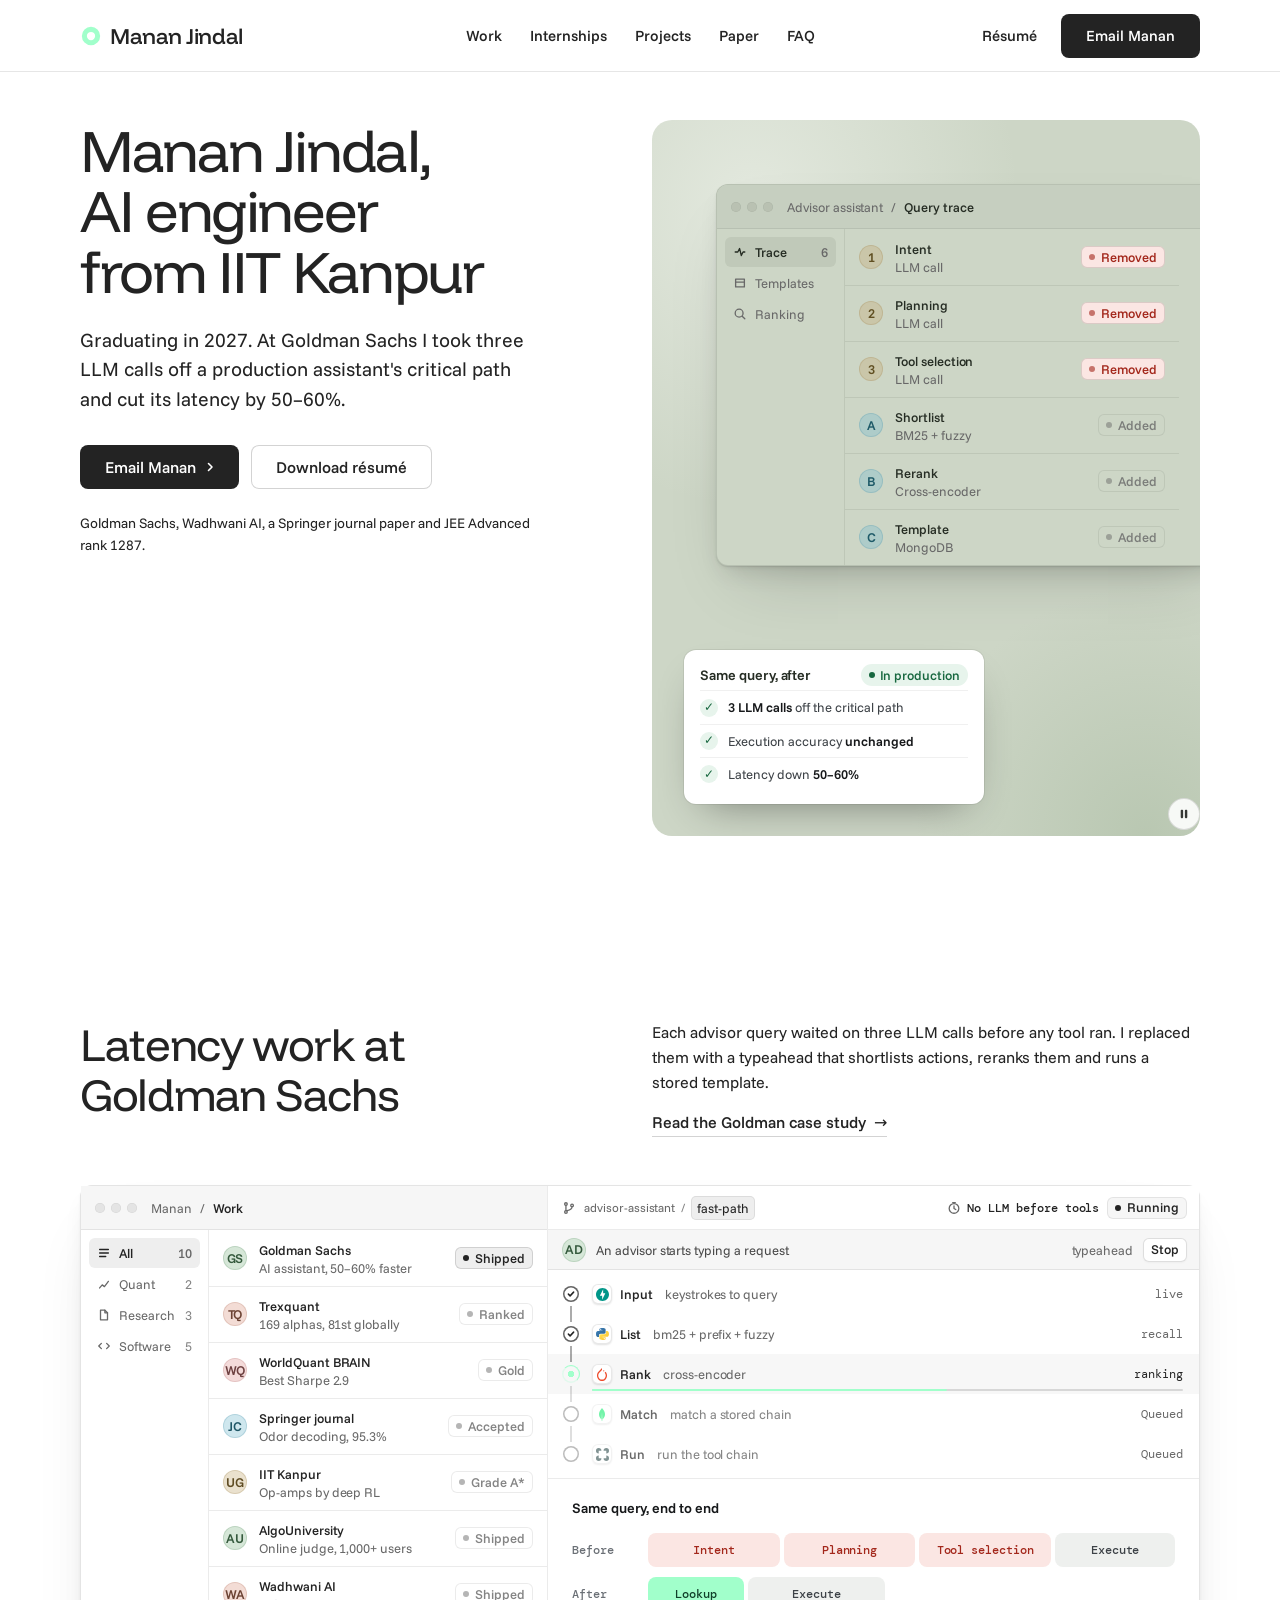
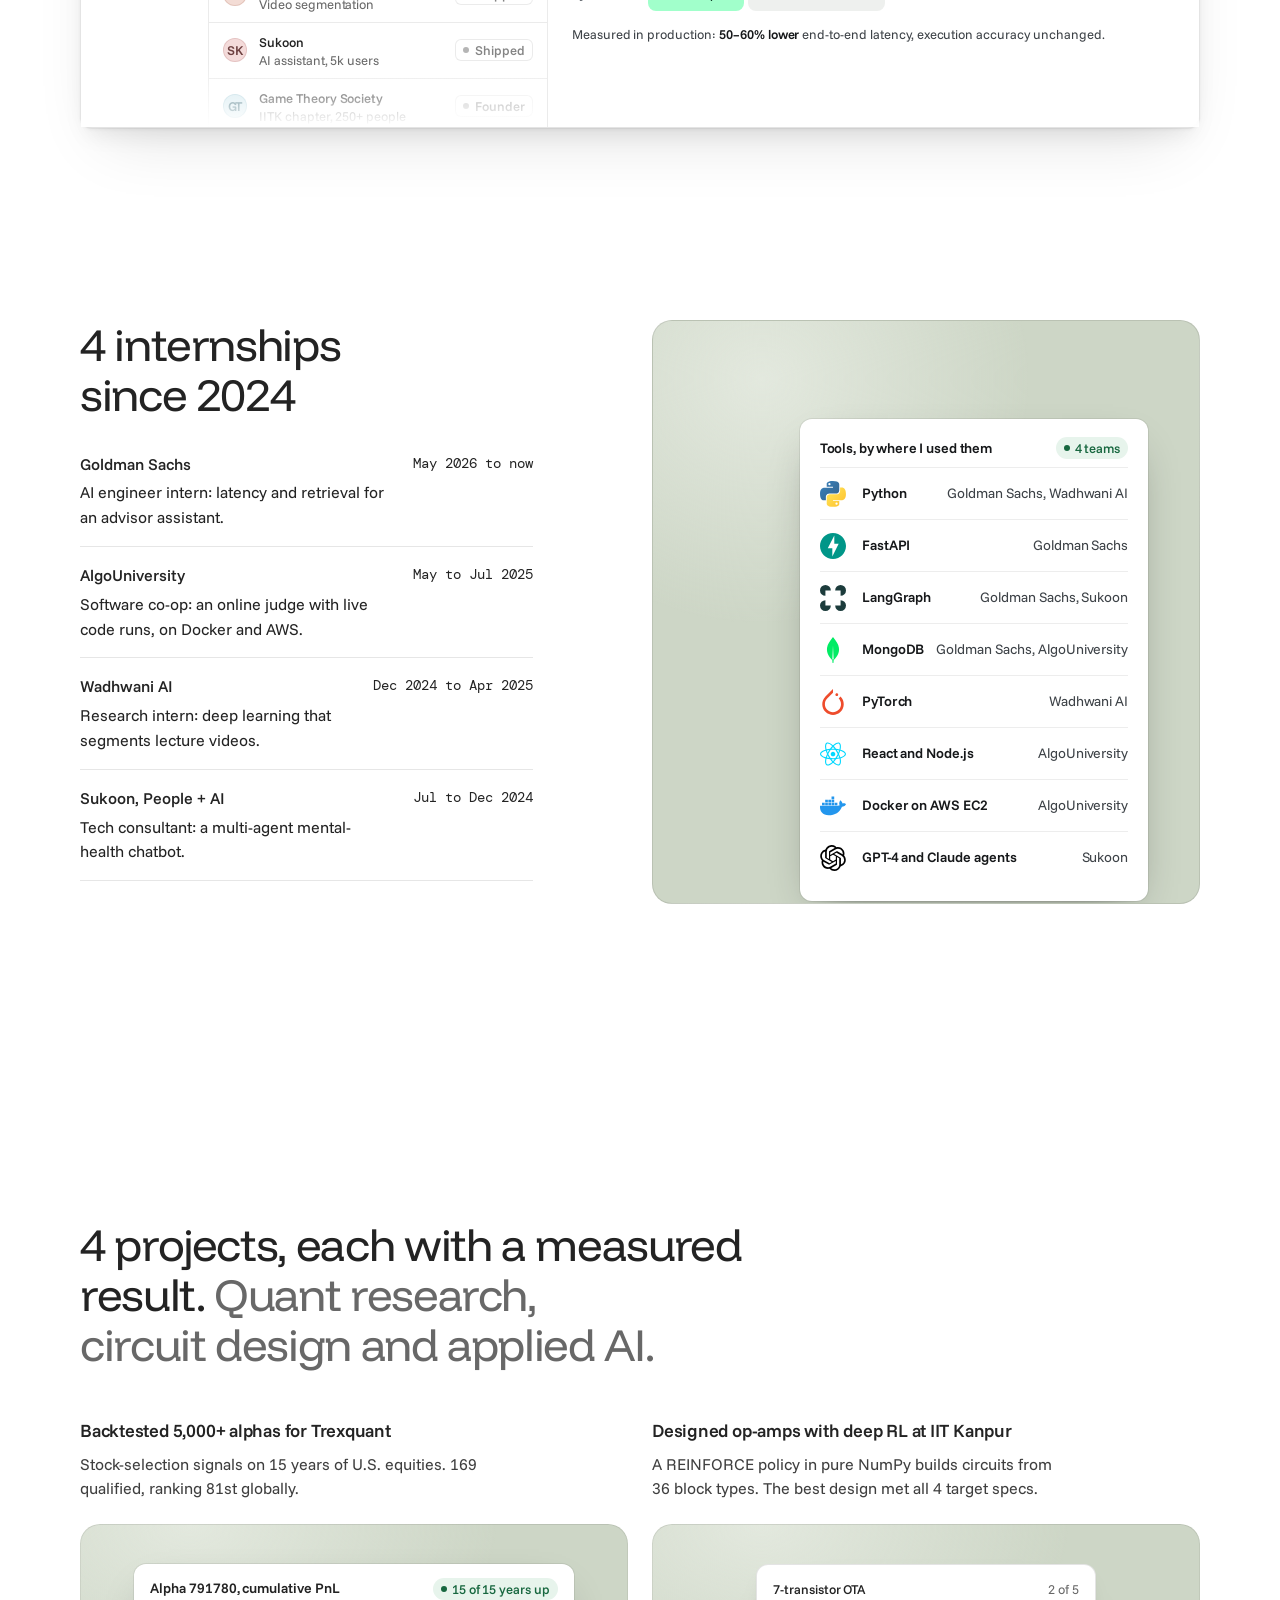
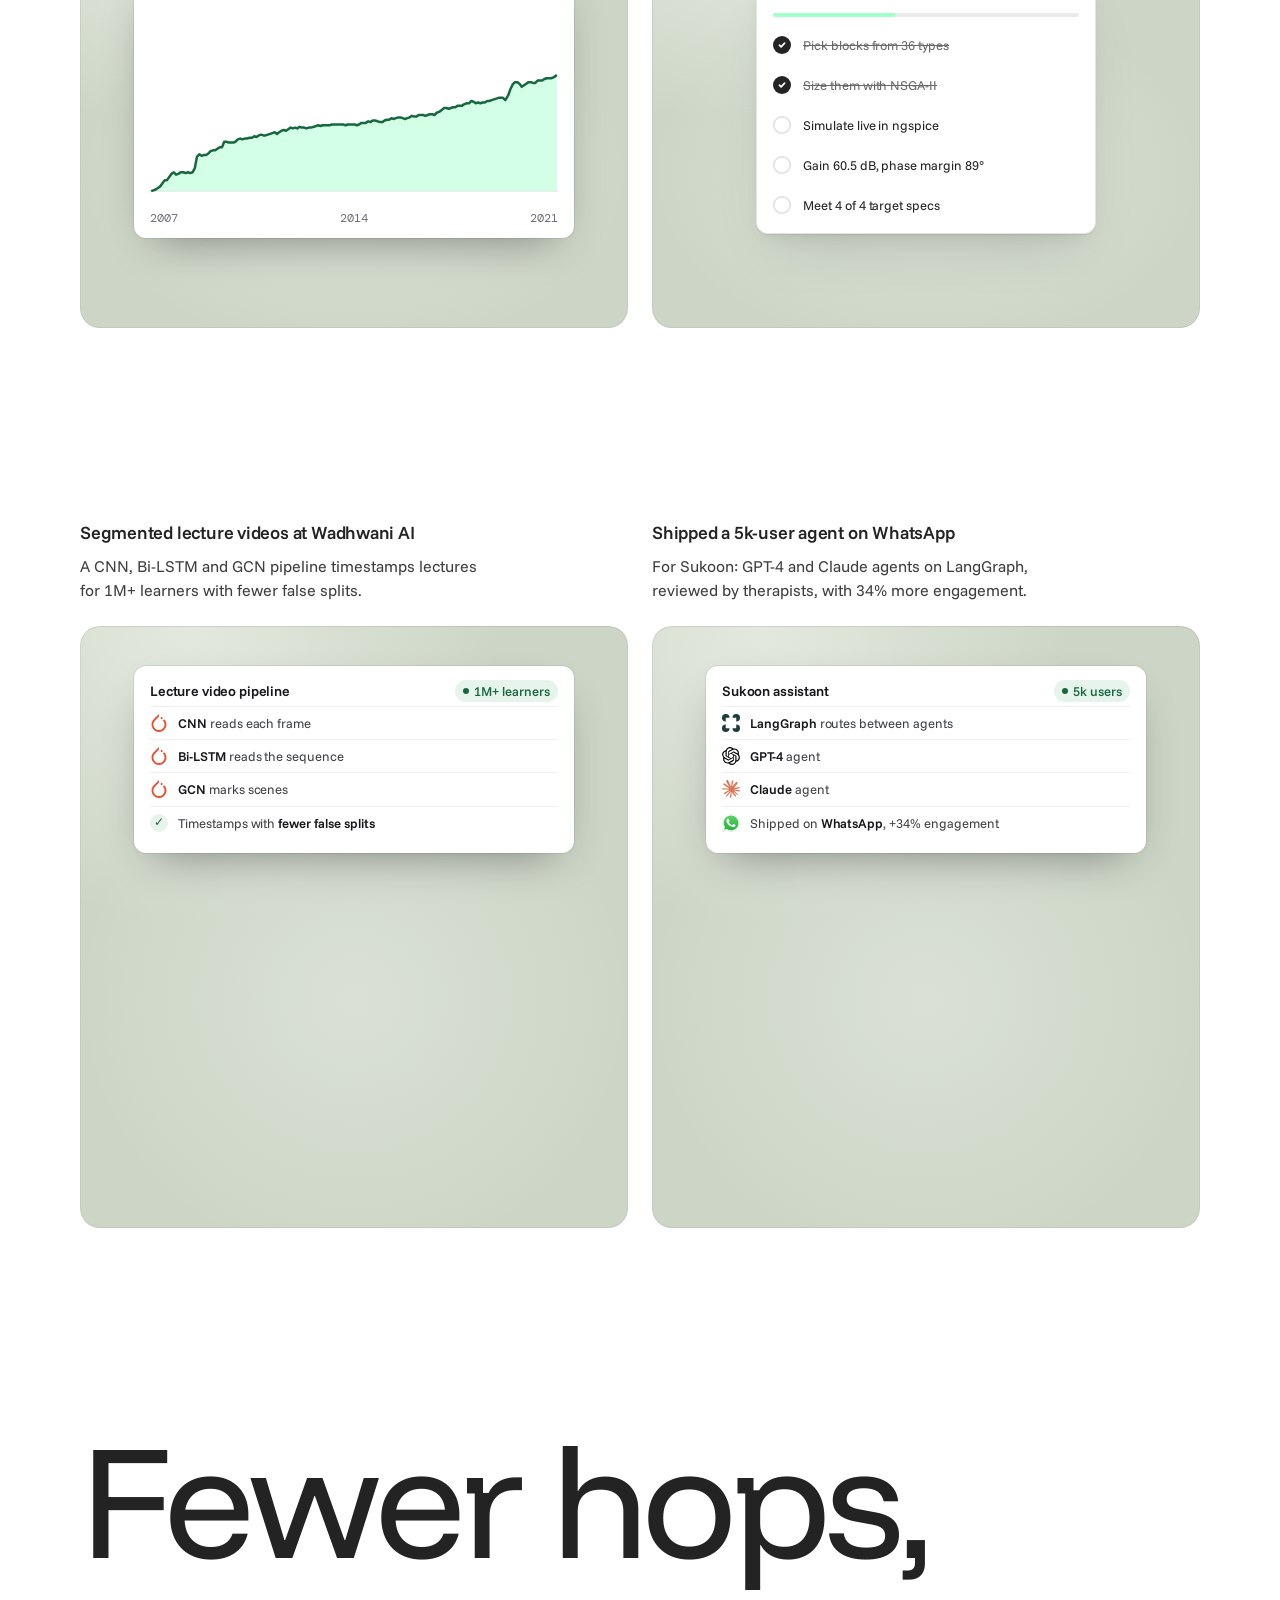
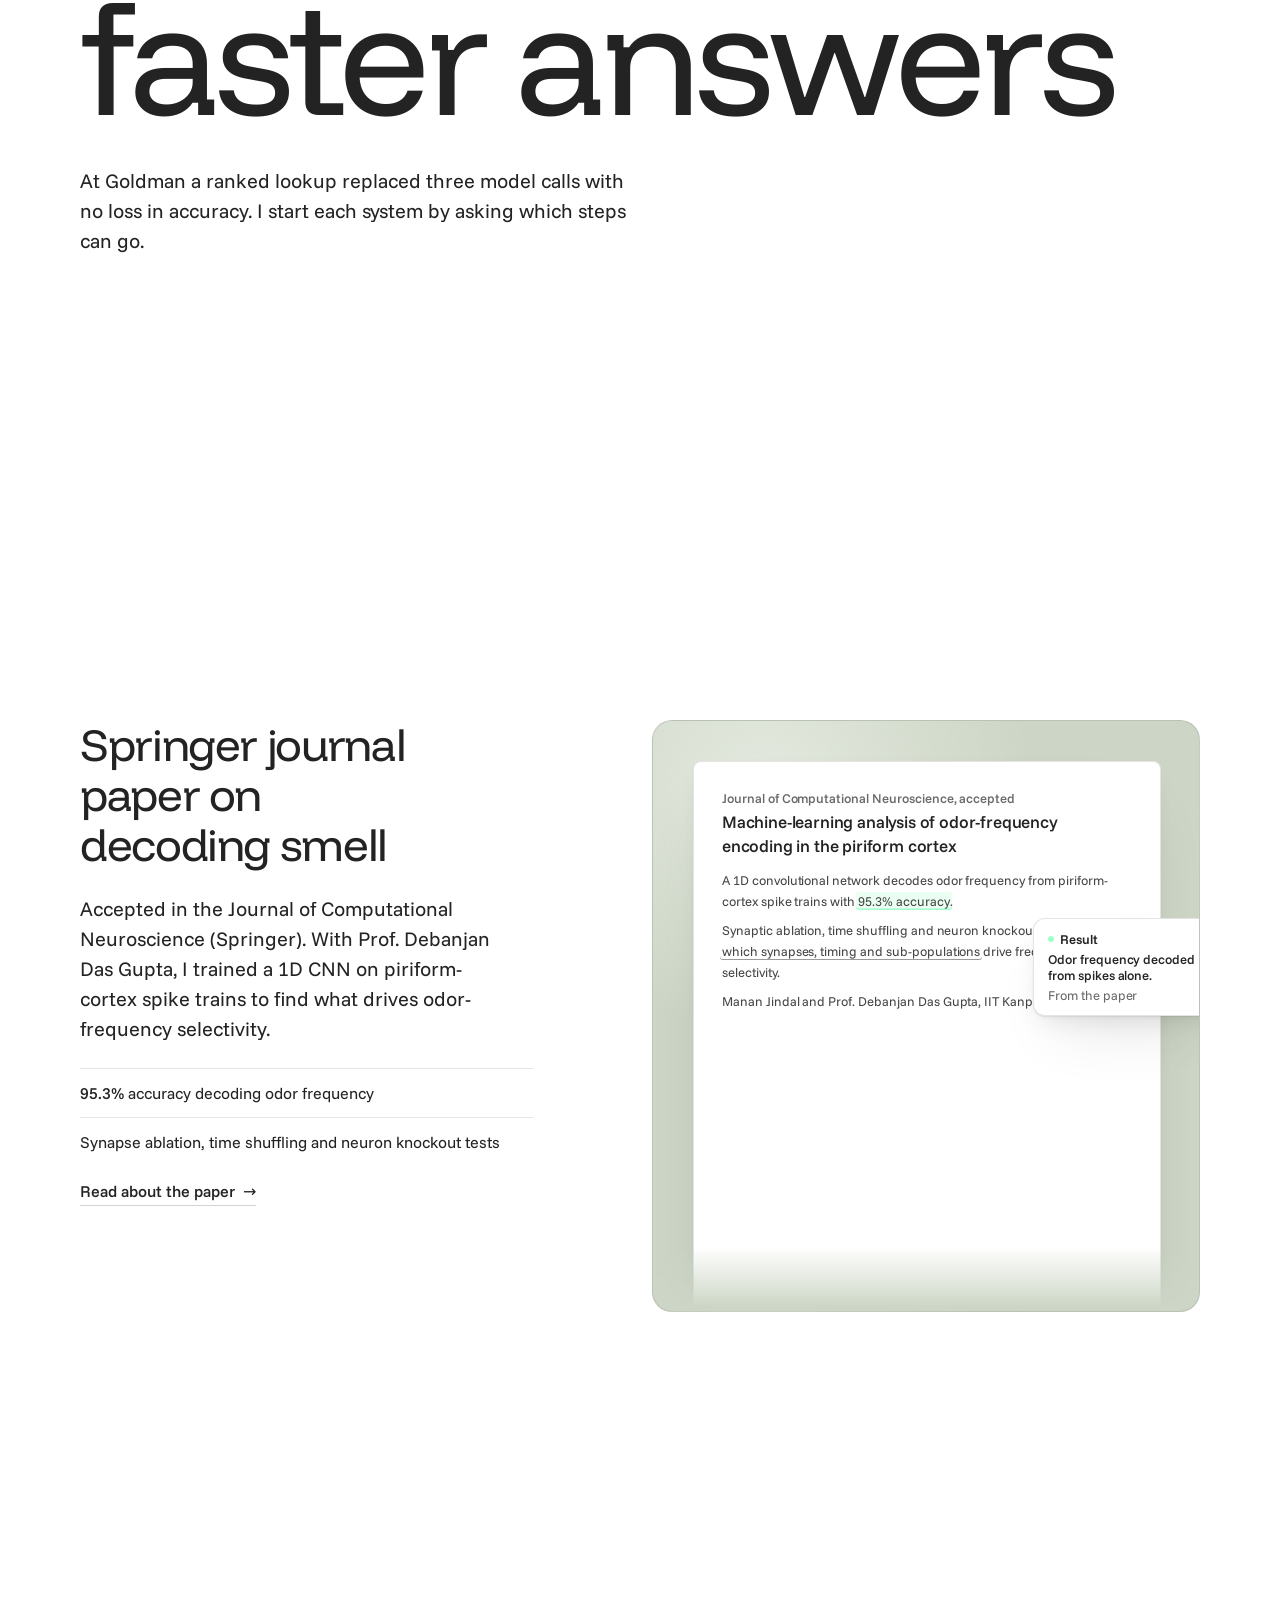
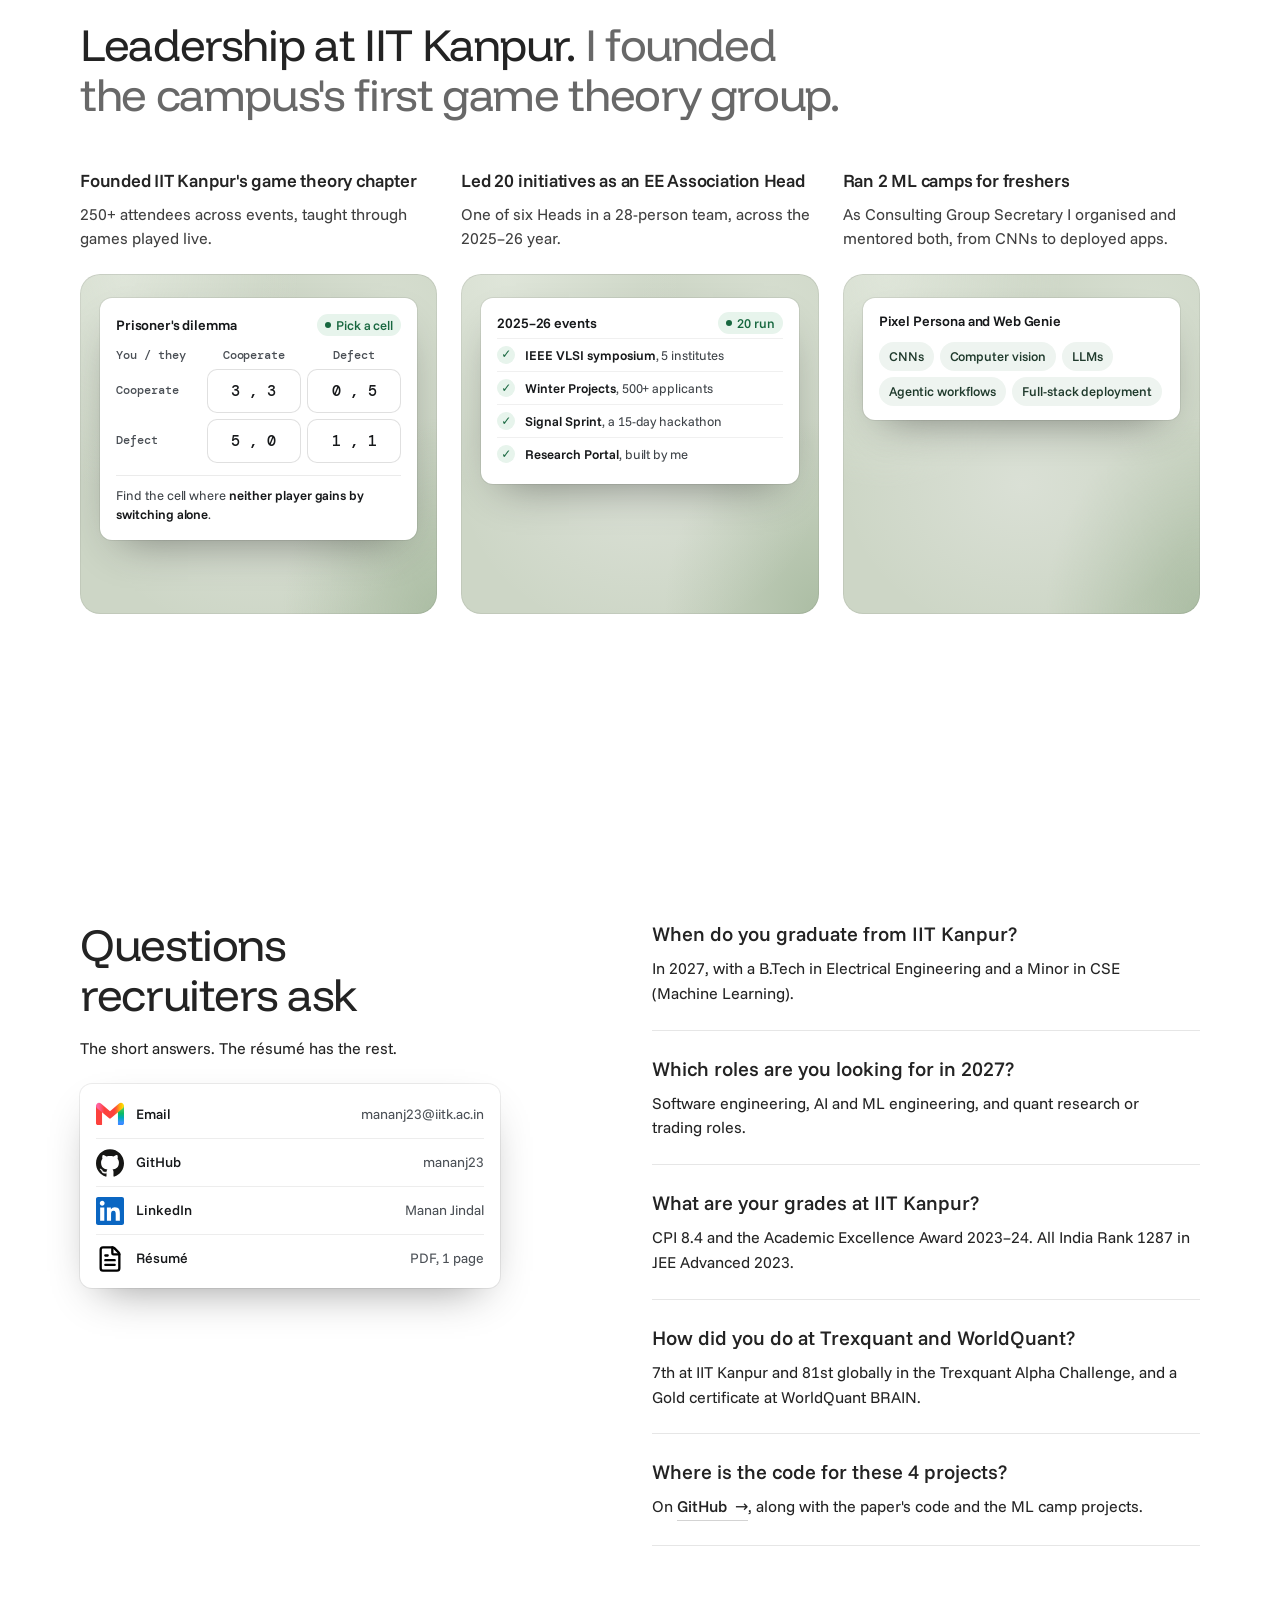
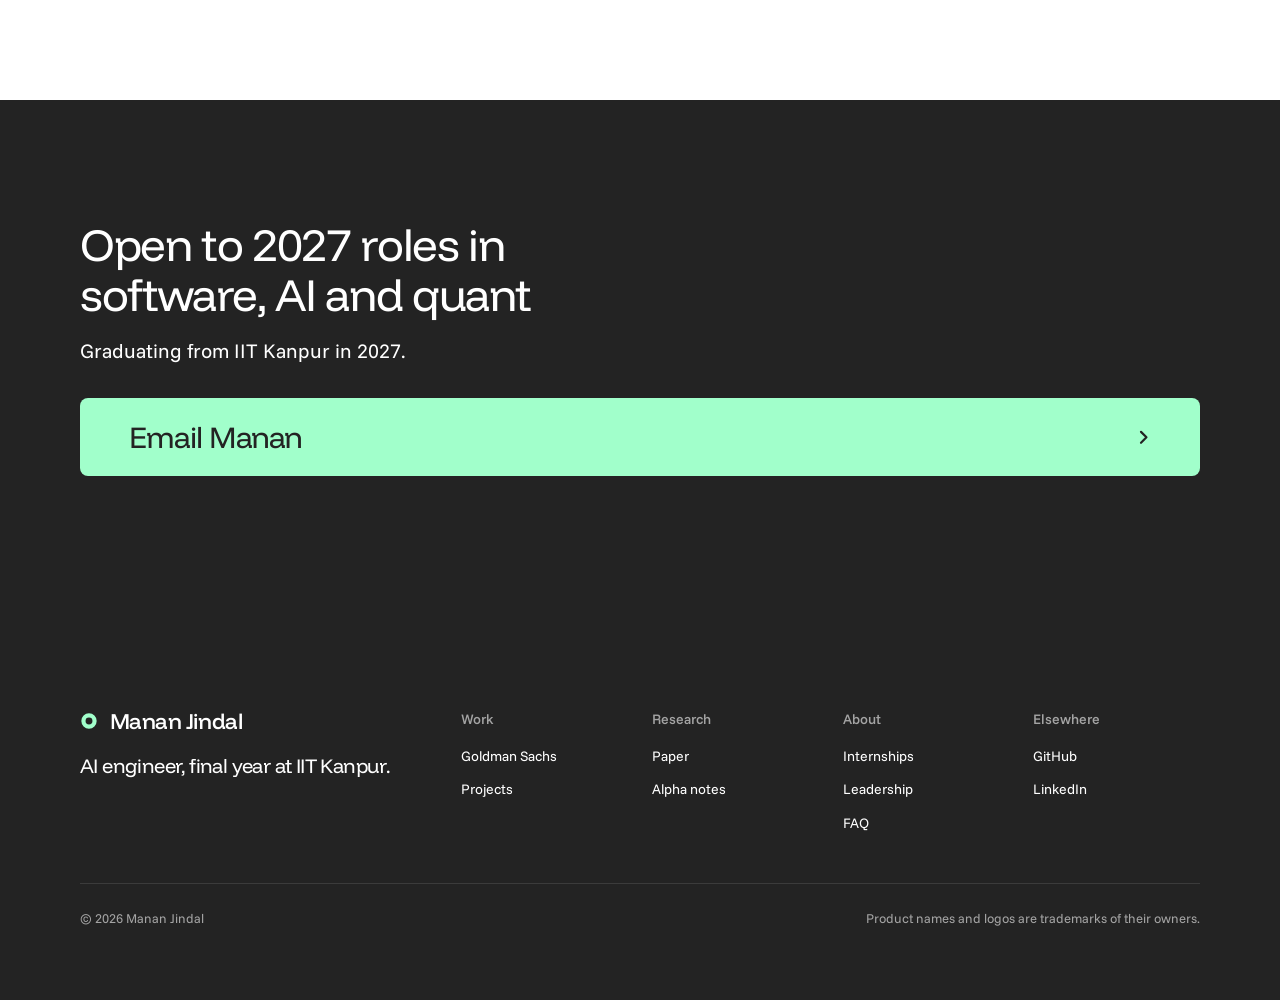
<file: index.html>
<!doctype html>
<html lang="en" data-type="software" data-radius="soft" data-ground="sage" data-buttons="solid" data-motion>
<head>
<meta charset="utf-8">
<meta name="viewport" content="width=device-width, initial-scale=1, viewport-fit=cover">
<title>Manan Jindal: AI engineer from IIT Kanpur, graduating 2027</title>
<meta name="description" content="Final-year IIT Kanpur student. Cut a Goldman Sachs AI assistant's latency by 50–60%, co-wrote a Springer journal paper, ranked 81st globally at Trexquant.">
<meta property="og:type" content="website">
<meta property="og:title" content="Manan Jindal, AI engineer from IIT Kanpur">
<meta property="og:description" content="Goldman Sachs AI engineering intern. Open to 2027 roles in software, AI and quant.">
<meta property="og:image" content="https://mananj23.github.io/share.jpg">
<link rel="canonical" href="https://mananj23.github.io/">
<meta name="twitter:card" content="summary_large_image">
<link rel="icon" href="favicon.svg" type="image/svg+xml">
<meta name="theme-color" content="#ffffff">
<meta name="site-kind" content="software">
<meta name="page-type" content="software">
<link rel="preload" href="assets/fonts/funnel-display-latin-wght-normal.woff2" as="font" type="font/woff2" crossorigin>
<link rel="preload" href="assets/fonts/funnel-sans-latin-wght-normal.woff2" as="font" type="font/woff2" crossorigin>
<link rel="stylesheet" href="assets/fonts/fonts.css">
<link rel="stylesheet" href="assets/system.css">
<link rel="stylesheet" href="assets/ui/cards.css">
<link rel="stylesheet" href="assets/motion/motion.css">
<link rel="stylesheet" href="assets/backgrounds/backgrounds.css">
<link rel="stylesheet" href="assets/layout/layout.css">
<link rel="stylesheet" href="assets/icons/icon.css">
<style>
:root {
  --p-bg: #ffffff; --p-surface: #f3f3f3; --p-ink: #232323; --p-muted: #686868;
  --p-accent: #a1ffcb; --p-accent-ink: #232323; --p-action: #232323; --p-action-ink: #ffffff;
  --p-inv-bg: #232323; --p-inv-surface: #303030; --p-inv-ink: #ffffff; --p-inv-muted: #a4a4a4;
  --p-inv-accent: #a1ffcb; --p-inv-accent-ink: #232323; --p-inv-action: #a1ffcb; --p-inv-action-ink: #232323;
  --font-display: "Funnel Display", system-ui, sans-serif;
  --font-text: "Funnel Sans", system-ui, sans-serif;
  --font-mono: "DM Mono", ui-monospace, "SFMono-Regular", Menlo, Consolas, monospace;
  --display-weight: 400;
  --display-tracking: -0.03em;
  --display-tracking-xl: -0.04em;
  --ly-scale: 0.98;
}
</style>
<link rel="stylesheet" href="assets/ui/base.css">
<link rel="stylesheet" href="assets/ui/window/fragment.css">
<link rel="stylesheet" href="assets/ui/pipeline-board/fragment.css">
<link rel="stylesheet" href="assets/ui/checklist/fragment.css">
<link rel="stylesheet" href="assets/ui/doc/fragment.css">
<link rel="stylesheet" href="assets/moments/letters-assemble/moment.css">
<script>document.documentElement.classList.add('m-enter');setTimeout(()=>document.documentElement.classList.add('m-enter-done'),700)</script>
<script src="assets/backgrounds/backgrounds.js"></script>
<script>document.documentElement.classList.add('mo-js');setTimeout(()=>document.documentElement.classList.add('mo-safe'),2500)</script>
<link rel="modulepreload" href="assets/moments/moments.js">
<link rel="modulepreload" href="assets/moments/lib.js">
<link rel="modulepreload" href="assets/moments/letters-assemble/moment.js">
<style>
/* hero art: the lit sage ground with one soft light, and the small result card over the window */
.hero__art { background:
    radial-gradient(70% 60% at 18% 12%, color-mix(in oklab, var(--ground-surface) 80%, white), transparent 70%),
    radial-gradient(60% 50% at 90% 100%, color-mix(in oklab, var(--ground-bg) 80%, var(--ground-accent)), transparent 70%),
    var(--ground-bg); }
.hero__art > .ly-piece--note { left: var(--s-6); bottom: var(--s-6); width: 300px; z-index: 2; }
.hero__art .ui-win__main { padding-right: var(--ly-cut-room); }
.hero__proof { font-size: var(--t-small); color: var(--ink); }
#statement .mo-la__sub { color: var(--ink); }
.d-card { background: #fff; color: #16181a; border-radius: 12px; padding: 14px 16px; font: 400 14px/1.4 var(--font-text); box-shadow: 0 0 0 1px rgb(0 0 0 / .07), 0 18px 44px -20px rgb(0 0 0 / .45); }
.d-card h5 { margin: 0; font: 600 14px/1.3 var(--font-text); }
.d-card__row { display: flex; align-items: center; justify-content: space-between; gap: 10px; margin-bottom: 4px; }
.d-chip { display: inline-flex; align-items: center; gap: 5px; height: 22px; padding: 0 8px; border-radius: 99px; font-size: 13px; font-weight: 500; background: #e7f4ec; color: #17673f; white-space: nowrap; }
.d-chip::before { content: ""; width: 6px; height: 6px; border-radius: 50%; background: currentColor; }
.d-note__line { display: flex; align-items: center; gap: 10px; padding: 7px 0; font-size: 13px; color: #3d4247; border-top: 1px solid rgb(0 0 0 / .06); }
.d-note__line i { width: 18px; height: 18px; border-radius: 50%; flex: none; display: grid; place-items: center; background: #e7f4ec; color: #17673f; font-style: normal; font-size: 12px; font-weight: 700; }
.d-note__line b { font-weight: 600; color: #16181a; }
.ui-win__st.is-cut { background: #fbe6e3; color: #a3271b; }
@media (max-width: 1023px) { .hero__art > .ly-piece--note { left: var(--s-4); bottom: var(--s-4); width: 270px; } }

/* the work window: app-frame recipe */
.app.ui { display: grid; grid-template-columns: minmax(0, 5fr) minmax(0, 7fr); margin-top: var(--s-7); background: var(--u-bg); border: 1px solid var(--u-border); border-radius: var(--u-r); box-shadow: var(--u-shadow); }
.app > .app__pane { position: relative; min-width: 0; min-height: 0; overflow: hidden; }
.app > .app__pane + .app__pane { border-left: 1px solid var(--u-line); }
.app > .app__pane > .ui-panel { width: 100%; border: 0; border-radius: 0; box-shadow: none; }
.app > .app__pane::after { content: ""; position: absolute; inset: auto 0 0 0; height: 64px; background: linear-gradient(transparent, var(--u-bg)); pointer-events: none; }
@media (min-width: 1024px) and (max-width: 1279px) { .app.ui { grid-template-columns: minmax(0, 4fr) minmax(0, 8fr); } }
@media (max-width: 1023px) {
  .app.ui { grid-template-columns: minmax(0, 1fr); grid-template-rows: auto minmax(0, 1fr); }
  .app > .app__pane--list { max-height: 252px; }
  .app > .app__pane--list::after { display: none; }
  .app .ui-win__side { display: none; }
  .app .ui-win__body { grid-template-columns: minmax(0, 1fr); }
  .app > .app__pane + .app__pane { border-left: 0; border-top: 1px solid var(--u-line); }
}
@media (max-width: 639px) {
  .app.ui { grid-template-rows: minmax(0, 1fr); }
  .app > .app__pane--list { display: none; }
  .app > .app__pane + .app__pane { border-top: 0; }
}


/* the open pane's comparison under the run */
.cmp { padding: 20px 24px 24px; border-top: 1px solid var(--u-line); font: 400 13px/1.4 var(--font-text); color: #3d4247; }
.cmp__t { margin: 0 0 14px; font-weight: 600; color: #16181a; font-size: 14px; }
.cmp__lane { display: grid; grid-template-columns: 64px minmax(0, 1fr); gap: 12px; align-items: center; margin-bottom: 10px; }
.cmp__k { font: 500 12px/1 var(--font-mono); color: #6b7076; }
.cmp__bar { display: flex; gap: 4px; height: 34px; }
.cmp__bar--after { width: 45%; }
.cmp__bar i { flex: 1; display: grid; place-items: center; border-radius: 8px; font: 500 12px/1 var(--font-mono); font-style: normal; white-space: nowrap; overflow: hidden; text-overflow: ellipsis; padding: 0 6px; }
.cmp__bar .llm { background: #fbe6e3; color: #a3271b; }
.cmp__bar .lk { background: #a1ffcb; color: #10402a; flex: .6; }
.cmp__bar .ex { background: #eef0ee; color: #3d4247; flex: .9; }
.cmp__n { margin: 14px 0 0; }
.cmp__n b { color: #16181a; font-weight: 600; }
@media (max-width: 1279px) { .cmp { display: none; } }


/* splits that fill their screen */
@media (min-width: 1024px) { .frame--split.tall { --ratio: 108%; } }
.intern { margin-top: var(--s-6); }
.intern .rows__value { font: 400 14px/1.6 var(--font-mono); color: var(--ink); }
@media (max-width: 639px) { .intern > li { grid-template-columns: minmax(0, 1fr); } .intern .rows__value { grid-column: 1; grid-row: auto; text-align: left; max-width: none; } }
@media (max-width: 639px) { #paper .ui-doc__note { display: none; } }

/* leadership: three open cards, each a different picture */
.lead-cards > .card { grid-column: 1 / -1; }
@media (min-width: 1024px) { .lead-cards > .card { grid-column: auto / span 4; } }
.lead-cards .panel { --p-h: 340px; position: relative; background: radial-gradient(80% 70% at 20% 0%, color-mix(in oklab, var(--ground-surface) 80%, white), transparent 70%), var(--ground-bg); }
.lead-cards .pd, .lead-cards .lst, #projects .lst { position: absolute; left: 20px; right: 20px; top: 24px; }
.d-h { margin: 0; font: 600 14px/1.3 var(--font-text); color: #16181a; }
.pd .d-card { padding: 16px; }
.pd__grid { display: grid; grid-template-columns: minmax(0, .9fr) 1fr 1fr; gap: 6px; margin-top: 12px; align-items: center; }
.pd__hd { font: 500 12px/1.3 var(--font-mono); color: #4a4f55; text-align: center; }
.pd__hd--row { text-align: left; }
.pd__cell { height: 44px; border-radius: 10px; border: 1px solid rgb(0 0 0 / .12); background: #fff; font: 500 15px/1 var(--font-mono); color: #16181a; cursor: pointer; transition: border-color 120ms, background 120ms; }
@media (hover: hover) and (pointer: fine) { .pd__cell:hover { border-color: #16181a; transition-duration: 150ms; } }
.pd__cell:focus-visible { outline: 2px solid #16181a; outline-offset: 2px; }
.pd__cell[aria-pressed="true"] { background: #e7f4ec; border-color: #17673f; }
.pd__cell.is-nash { background: #a1ffcb; border-color: #16181a; }
.pd__out { min-height: 3em; margin: 12px 0 0; padding-top: 10px; border-top: 1px solid rgb(0 0 0 / .08); font-size: 13px; line-height: 1.45; color: #3d4247; }
.pd__out b { color: #16181a; font-weight: 600; }
.chips { display: flex; flex-wrap: wrap; gap: 6px; margin-top: 12px; }
.chips span { font: 500 13px/1 var(--font-text); padding: 8px 10px; border-radius: 99px; background: #eef4f0; color: #1f3a2c; }

@media (max-width: 639px) { .lead-cards .panel { --p-h: 335px; } .lead-cards .pd, .lead-cards .lst { left: 16px; right: 16px; top: 16px; } }

/* phones: the run's header keeps its chip; the comparison stays on wider screens */
@media (max-width: 639px) { .ui-pipe__total { display: none; } .cmp { display: none; } }


.d-ic { width: 18px; height: 18px; flex: none; }
.find { display: grid; padding: 6px 16px; margin-top: var(--s-5); max-width: 420px; }
.find a { display: grid; grid-template-columns: 28px auto minmax(0, 1fr); align-items: center; gap: 12px; min-height: 48px; border-top: 1px solid rgb(0 0 0 / .07); color: #16181a; text-decoration: none; font-weight: 500; }
.find a:first-child { border-top: 0; }
.find a img { width: 28px; height: 28px; }
.find a span { justify-self: end; color: #4a4f55; font-weight: 400; font-size: 14px; overflow: hidden; text-overflow: ellipsis; white-space: nowrap; }
@media (hover: hover) and (pointer: fine) { .find a:hover span { color: #16181a; } }
#paper .frame--split .stage { position: absolute; inset: 0; }
@media (min-width: 1024px) { #paper .ui-doc { width: 540px; } }


.stackcard { position: absolute; left: var(--s-7); right: var(--s-7); top: var(--s-7); padding: 18px 20px; }
.stackcard ul { list-style: none; margin: 8px 0 0; padding: 0; }
.stackcard li { display: grid; grid-template-columns: 30px minmax(0, 1fr) auto; align-items: center; gap: 12px; min-height: 52px; border-top: 1px solid rgb(0 0 0 / .07); font-size: 14px; color: #16181a; }
.stackcard li img { width: 26px; height: 26px; }
.stackcard li b { font-weight: 600; }
.stackcard li span { color: #3d4247; text-align: right; }
@media (max-width: 1023px) { .stackcard { left: var(--s-5); right: var(--s-5); top: var(--s-5); } }
@media (max-width: 639px) { .stackcard { left: var(--s-4); right: var(--s-4); top: var(--s-4); padding: 12px 14px; } .stackcard li { min-height: 40px; font-size: 13px; } .stackcard li:nth-child(n+6) { display: none; } }

/* tablets: the stacked sections take two screens */
@media (min-width: 640px) and (max-width: 1023px) {
  #leadership { --h: 2; }
  #leadership .lead-cards .panel { --p-h: 440px; }
  :is(#internships, #paper, #questions) .wrap > .grid { grid-template-columns: repeat(12, minmax(0, 1fr)); column-gap: 24px; }
  :is(#internships, #paper, #questions) .wrap > .grid > :first-child { grid-column: 1 / span 5; }
  :is(#internships, #paper, #questions) .wrap > .grid > :last-child { grid-column: 7 / span 6; }
  .footer__legal > span:nth-of-type(2) { display: none; }
  :is(#internships, #paper) .frame--split { --ratio: 150%; align-self: start; }
  :is(#internships, #paper) .frame--split { --ratio: 210%; }
  .intern > li > p { display: none; }
  #paper .ui-doc__note { display: none; }
}
/* projects: four panels on the lit ground */
#projects .panel { --p-h: 300px; background: radial-gradient(80% 70% at 20% 0%, color-mix(in oklab, var(--ground-surface) 80%, white), transparent 70%), var(--ground-bg); }
#projects .d-card { width: 100%; }
#projects .panel { position: relative; }
@media (min-width: 640px) { #projects .lst { left: max(24px, 50% - 220px); right: max(24px, 50% - 220px); top: 40px; } }
.pnl-card .d-chart { display: block; width: 100%; height: 196px; margin-top: 10px; }
.pnl-card .d-chart path.ln { fill: none; stroke: #17673f; stroke-width: 2.5; stroke-linejoin: round; vector-effect: non-scaling-stroke; }
.pnl-card .d-chart path.ar { fill: #a1ffcb; opacity: .45; }
.pnl-card .d-chart line { stroke: rgb(0 0 0 / .12); stroke-width: 1; vector-effect: non-scaling-stroke; }
.pnl-card .d-axis { display: flex; justify-content: space-between; font: 400 12px/1 var(--font-mono); color: #6b7076; margin-top: 6px; }
@media (max-width: 639px) { #projects .panel { --p-h: 150px; } #projects-h .muted { display: none; } #paper .facts { display: none; } #internships .frame--split { --ratio: 92%; } #projects .lst .d-note__line:nth-of-type(n+3) { display: none; } #questions .faq__item:is(:nth-child(2), :nth-child(5)) { display: none; } #questions-h + p { display: none; } .intern > li > p { display: none; } .intern > li { padding-block: 12px; } .footer__lede, .footer__legal > span:nth-of-type(2) { display: none; } .pnl-card .d-chart { height: 64px; } #statement .mo-la__type { font-size: 76px; line-height: 1; } }

/* paper and leadership splits: the frame holds its piece on the lit ground */
.frame--split.lit { background: radial-gradient(70% 60% at 20% 10%, color-mix(in oklab, var(--ground-surface) 80%, white), transparent 70%), var(--ground-bg); }
.frame--split .dg { position: absolute; inset: var(--s-6); }
.facts { display: grid; gap: var(--s-3); margin: var(--s-5) 0; padding: 0; list-style: none; }
.facts li { padding-top: var(--s-3); border-top: 1px solid var(--line); }
.facts b { font-weight: 500; }


</style>
</head>
<body>
<!-- type: software (a personal portfolio, read like a product page: what he does, shown in his own work)
     deal: hero collage, palette white-mint-tiles, type funnel, nav nav-cards -> nav-centre (no photographs for its cards),
           close close-type, footer footer-dark, rhythm space, buttons solid, mark ring, grounds lit sage in frames
     moments: letters-assemble in #statement (iris-opens dealt second: the page has under eight sections, so one moment) -->
<header class="nav nav--centre">
  <div class="wrap nav__bar">
    <a class="skip-link" href="#work">Skip to content</a>
    <a class="nav__logo" href="#top"><span class="mark" data-mark="ring" aria-hidden="true"></span>Manan Jindal</a>
    <nav class="nav__links" aria-label="Main">
      <div class="nav__item"><a class="nav__link" href="#work">Work</a></div>
      <div class="nav__item"><a class="nav__link" href="#internships">Internships</a></div>
      <div class="nav__item"><a class="nav__link" href="#projects">Projects</a></div>
      <div class="nav__item"><a class="nav__link" href="#paper">Paper</a></div>
      <div class="nav__item"><a class="nav__link" href="#questions">FAQ</a></div>
    </nav>
    <div class="nav__actions">
      <a class="nav__link" href="resume.pdf">Résumé</a>
      <a class="btn btn--primary" href="mailto:mananj23@iitk.ac.in">Email Manan</a>
    </div>
    <button class="nav__toggle" type="button" aria-expanded="false" aria-label="Menu"><svg width="18" height="18" viewBox="0 0 18 18" aria-hidden="true"><path d="M2 5h14M2 13h14" stroke="currentColor" stroke-width="1.6" stroke-linecap="round"/></svg></button>
  </div>
</header>

<main id="top">
  <section class="hero hero--collage" data-enter aria-labelledby="hero-h">
    <div class="wrap"><div class="hero-text grid hero__grid">
      <div class="hero__text span-5">
        <h1 id="hero-h">Manan Jindal, AI engineer from IIT Kanpur</h1>
        <p class="hero__lead">Graduating in 2027. At Goldman Sachs I took three LLM calls off a production assistant's critical path and cut its latency by 50–60%.</p>
        <div class="btn-row"><a class="btn btn--primary" href="mailto:mananj23@iitk.ac.in">Email Manan<svg class="m-arrow" viewBox="0 0 12 12" aria-hidden="true"><path class="m-arrow__stem" d="M1 6h8"/><path class="m-arrow__head" d="M4.5 2.5 8 6l-3.5 3.5"/></svg></a><a class="btn btn--secondary" href="resume.pdf">Download résumé</a></div>
        <p class="hero__proof">Goldman Sachs, Wadhwani AI, a Springer journal paper and JEE Advanced rank 1287.</p>
      </div>
      <div class="hero__art span-6 start-7" role="img" aria-label="A query trace: three LLM calls removed, replaced by a shortlist, a reranker and a stored template; latency down 50 to 60 percent">
        <div class="ly-piece ly-piece--main" aria-hidden="true">
          <div class="ui ui-panel ui-win" data-ui="window" data-open="Waiting" data-work="Working" data-done="Added">
            <div class="ui-win__bar">
              <span class="ui-dots" aria-hidden="true"><i></i><i></i><i></i></span>
              <span class="ui-win__crumb">Advisor assistant <i>/</i> <b>Query trace</b></span>
              <span class="ui-spacer"></span>
            </div>
            <div class="ui-win__body">
              <nav class="ui-win__side" aria-hidden="true">
                <span class="ui-win__nav is-on"><svg class="ui-icon" viewBox="0 0 16 16"><path d="M2.5 8h3l2-4 2 8 2-4h2"/></svg>Trace<em>6</em></span>
                <span class="ui-win__nav"><svg class="ui-icon" viewBox="0 0 16 16"><path d="M3 3.5h10v9H3z"/><path d="M3 7h10"/></svg>Templates</span>
                <span class="ui-win__nav"><svg class="ui-icon" viewBox="0 0 16 16"><circle cx="7" cy="7" r="4.5"/><path d="m10.5 10.5 3 3"/></svg>Ranking</span>
              </nav>
              <div class="ui-win__main">
                <div class="ui-win__cols" aria-hidden="true"><span>Step</span><span>How</span><span>Change</span><span>When</span></div>
                <ul class="ui-win__rows">
                  <li class="ui-win__row" data-row><span class="ui-avatar" data-tone="2">1</span><span class="ui-win__who">Intent</span><span class="ui-win__sub">LLM call</span><span class="ui-win__st is-cut" data-st>Removed</span><span class="ui-win__age">Before</span></li>
                  <li class="ui-win__row" data-row><span class="ui-avatar" data-tone="2">2</span><span class="ui-win__who">Planning</span><span class="ui-win__sub">LLM call</span><span class="ui-win__st is-cut" data-st>Removed</span><span class="ui-win__age">Before</span></li>
                  <li class="ui-win__row" data-row><span class="ui-avatar" data-tone="2">3</span><span class="ui-win__who">Tool selection</span><span class="ui-win__sub">LLM call</span><span class="ui-win__st is-cut" data-st>Removed</span><span class="ui-win__age">Before</span></li>
                  <li class="ui-win__row" data-row><span class="ui-avatar" data-tone="4">A</span><span class="ui-win__who">Shortlist</span><span class="ui-win__sub">BM25 + fuzzy</span><span class="ui-win__st is-done" data-st>Added</span><span class="ui-win__age">After</span></li>
                  <li class="ui-win__row" data-row><span class="ui-avatar" data-tone="4">B</span><span class="ui-win__who">Rerank</span><span class="ui-win__sub">Cross-encoder</span><span class="ui-win__st is-done" data-st>Added</span><span class="ui-win__age">After</span></li>
                  <li class="ui-win__row" data-row><span class="ui-avatar" data-tone="4">C</span><span class="ui-win__who">Template</span><span class="ui-win__sub">MongoDB</span><span class="ui-win__st is-done" data-st>Added</span><span class="ui-win__age">After</span></li>
                </ul>
              </div>
            </div>
          </div>
        </div>
        <div class="ly-piece ly-piece--note d-card" aria-hidden="true" data-ly-steps="700">
          <div class="ui d-card__row"><h5>Same query, after</h5><span class="d-chip" data-step data-step-at="4">In production</span></div>
          <div class="d-note__line" data-step><i>✓</i><span><b>3 LLM calls</b> off the critical path</span></div>
          <div class="d-note__line" data-step><i>✓</i><span>Execution accuracy <b>unchanged</b></span></div>
          <div class="d-note__line" data-step><i>✓</i><span>Latency down <b>50–60%</b></span></div>
        </div>
      </div>
    </div></div>
  </section>

  <section class="section" id="work" aria-labelledby="work-h">
    <div class="wrap">
      <div class="grid">
        <h2 id="work-h" class="span-5">Latency work at Goldman Sachs</h2>
        <div class="span-6 start-7 stack-4">
          <p>Each advisor query waited on three LLM calls before any tool ran. I replaced them with a typeahead that shortlists actions, reranks them and runs a stored template.</p>
          <a class="link" href="goldman.html">Read the Goldman case study</a>
        </div>
      </div>
      <div class="ui app fill" role="img" aria-label="Manan's work list beside the Goldman fast path: shortlist, rerank, template and execution, with no LLM call before the tools run" data-ui-pause-host>
        <div class="app__pane app__pane--list">
          <div class="ui ui-panel ui-win" data-ui="window" data-open="Waiting" data-work="Working" data-done="Done">
            <div class="ui-win__bar">
              <span class="ui-dots" aria-hidden="true"><i></i><i></i><i></i></span>
              <span class="ui-win__crumb">Manan <i>/</i> <b>Work</b></span>
              <span class="ui-spacer"></span>
            </div>
            <div class="ui-win__body">
              <nav class="ui-win__side" aria-hidden="true">
                <span class="ui-win__nav is-on"><svg class="ui-icon" viewBox="0 0 16 16"><path d="M3 4h10M3 8h10M3 12h7"/></svg>All<em>10</em></span>
                <span class="ui-win__nav"><svg class="ui-icon" viewBox="0 0 16 16"><path d="M3 12.5 6 9l2.5 2L13 5"/></svg>Quant<em>2</em></span>
                <span class="ui-win__nav"><svg class="ui-icon" viewBox="0 0 16 16"><path d="M4 2.5h5l3 3v8H4z"/><path d="M9 2.5v3h3"/></svg>Research<em>3</em></span>
                <span class="ui-win__nav"><svg class="ui-icon" viewBox="0 0 16 16"><path d="m5 5-3 3 3 3M11 5l3 3-3 3"/></svg>Software<em>5</em></span>
              </nav>
              <div class="ui-win__main">
                <div class="ui-win__cols" aria-hidden="true"><span>Where</span><span>What</span><span>Result</span><span>Year</span></div>
                <ul class="ui-win__rows">
                  <li class="ui-win__row" data-row><span class="ui-avatar" data-tone="3">GS</span><span class="ui-win__who">Goldman Sachs</span><span class="ui-win__sub">AI assistant, 50–60% faster</span><span class="ui-win__st is-you" data-st>Shipped</span><span class="ui-win__age">2026</span></li>
                  <li class="ui-win__row" data-row><span class="ui-avatar" data-tone="1">TQ</span><span class="ui-win__who">Trexquant</span><span class="ui-win__sub">169 alphas, 81st globally</span><span class="ui-win__st is-done" data-st>Ranked</span><span class="ui-win__age">2026</span></li>
                  <li class="ui-win__row" data-row><span class="ui-avatar" data-tone="5">WQ</span><span class="ui-win__who">WorldQuant BRAIN</span><span class="ui-win__sub">Best Sharpe 2.9</span><span class="ui-win__st is-done" data-st>Gold</span><span class="ui-win__age">2026</span></li>
                  <li class="ui-win__row" data-row><span class="ui-avatar" data-tone="4">JC</span><span class="ui-win__who">Springer journal</span><span class="ui-win__sub">Odor decoding, 95.3%</span><span class="ui-win__st is-done" data-st>Accepted</span><span class="ui-win__age">2026</span></li>
                  <li class="ui-win__row" data-row><span class="ui-avatar" data-tone="2">UG</span><span class="ui-win__who">IIT Kanpur</span><span class="ui-win__sub">Op-amps by deep RL</span><span class="ui-win__st is-done" data-st>Grade A*</span><span class="ui-win__age">2026</span></li>
                  <li class="ui-win__row" data-row><span class="ui-avatar" data-tone="3">AU</span><span class="ui-win__who">AlgoUniversity</span><span class="ui-win__sub">Online judge, 1,000+ users</span><span class="ui-win__st is-done" data-st>Shipped</span><span class="ui-win__age">2025</span></li>
                  <li class="ui-win__row" data-row><span class="ui-avatar" data-tone="1">WA</span><span class="ui-win__who">Wadhwani AI</span><span class="ui-win__sub">Video segmentation</span><span class="ui-win__st is-done" data-st>Shipped</span><span class="ui-win__age">2025</span></li>
                  <li class="ui-win__row" data-row><span class="ui-avatar" data-tone="5">SK</span><span class="ui-win__who">Sukoon</span><span class="ui-win__sub">AI assistant, 5k users</span><span class="ui-win__st is-done" data-st>Shipped</span><span class="ui-win__age">2024</span></li>
                  <li class="ui-win__row" data-row><span class="ui-avatar" data-tone="4">GT</span><span class="ui-win__who">Game Theory Society</span><span class="ui-win__sub">IITK chapter, 250+ people</span><span class="ui-win__st is-done" data-st>Founder</span><span class="ui-win__age">2025</span></li>
                  <li class="ui-win__row" data-row><span class="ui-avatar" data-tone="2">EE</span><span class="ui-win__who">EE Association</span><span class="ui-win__sub">20 initiatives in a year</span><span class="ui-win__st is-done" data-st>Head</span><span class="ui-win__age">2025</span></li>
                </ul>
              </div>
            </div>
          </div>
        </div>
        <div class="app__pane app__pane--open" data-ui-loop>
          <div class="ui ui-panel ui-pipe" data-ui="pipeline-board">
            <div class="ui-pipe__head">
              <svg class="ui-icon ui-pipe__branch" viewBox="0 0 16 16" aria-hidden="true"><circle cx="4.5" cy="3.5" r="1.5"/><circle cx="4.5" cy="12.5" r="1.5"/><circle cx="11.5" cy="5" r="1.5"/><path d="M4.5 5v6M11.5 6.5c0 2.6-2.2 3.6-5.6 4.6"/></svg>
              <span class="ui-pipe__repo">advisor-assistant</span><i class="ui-pipe__slash">/</i><code class="ui-pipe__ref">fast-path</code>
              <span class="ui-spacer"></span>
              <span class="ui-pipe__total"><svg class="ui-icon" viewBox="0 0 16 16" aria-hidden="true"><circle cx="8" cy="8.5" r="5.5"/><path d="M8 5.5v3l2 1.25M6.5 1.75h3"/></svg><span>No LLM before tools</span></span>
              <span class="ui-chip ui-chip--ink ui-chip--live ui-pipe__chip" data-pipe-chip data-done="Done">Running</span>
            </div>
            <div class="ui-pipe__commit">
              <span class="ui-avatar" data-tone="3">AD</span>
              <span class="ui-pipe__msg">An advisor starts typing a request</span>
              <code class="ui-pipe__sha">typeahead</code>
              <button class="ui-btn ui-btn--ghost ui-btn--sm ui-pipe__btn" type="button" tabindex="-1" data-pipe-btn data-done="Replay">Stop</button>
            </div>
            <ol class="ui-pipe__steps">
              <li class="ui-pipe__step is-done" data-step="input"><span class="ui-pipe__ico"><svg viewBox="0 0 16 16" aria-hidden="true"><path d="m4.5 8.2 2.3 2.3 4.7-5"/></svg></span><span class="ui-pipe__name"><span class="ui-pipe__tool" aria-hidden="true"><img src="assets/icons/fastapi.svg" alt=""></span><span class="ui-pipe__nm">Input</span></span><code class="ui-pipe__cmd">keystrokes to query</code><span class="ui-pipe__time" data-time>live</span><span class="ui-pipe__bar"><i></i></span></li>
              <li class="ui-pipe__step is-done" data-step="shortlist"><span class="ui-pipe__ico"><svg viewBox="0 0 16 16" aria-hidden="true"><path d="m4.5 8.2 2.3 2.3 4.7-5"/></svg></span><span class="ui-pipe__name"><span class="ui-pipe__tool" aria-hidden="true"><img src="assets/icons/python.svg" alt=""></span><span class="ui-pipe__nm">List</span></span><code class="ui-pipe__cmd">bm25 + prefix + fuzzy</code><span class="ui-pipe__time" data-time>recall</span><span class="ui-pipe__bar"><i></i></span></li>
              <li class="ui-pipe__step is-run" data-step="rerank" style="--k:0.6"><span class="ui-pipe__ico"><svg viewBox="0 0 16 16" aria-hidden="true"><path d="m4.5 8.2 2.3 2.3 4.7-5"/></svg></span><span class="ui-pipe__name"><span class="ui-pipe__tool" aria-hidden="true"><img src="assets/icons/pytorch.svg" alt=""></span><span class="ui-pipe__nm">Rank</span></span><code class="ui-pipe__cmd">cross-encoder</code><span class="ui-pipe__time" data-time="precision">ranking</span><span class="ui-pipe__bar"><i></i></span></li>
              <li class="ui-pipe__step" data-step="template"><span class="ui-pipe__ico"><svg viewBox="0 0 16 16" aria-hidden="true"><path d="m4.5 8.2 2.3 2.3 4.7-5"/></svg></span><span class="ui-pipe__name"><span class="ui-pipe__tool" aria-hidden="true"><img src="assets/icons/mongodb.svg" alt=""></span><span class="ui-pipe__nm">Match</span></span><code class="ui-pipe__cmd">match a stored chain</code><span class="ui-pipe__time" data-time="lookup">Queued</span><span class="ui-pipe__bar"><i></i></span></li>
              <li class="ui-pipe__step" data-step="execute"><span class="ui-pipe__ico"><svg viewBox="0 0 16 16" aria-hidden="true"><path d="m4.5 8.2 2.3 2.3 4.7-5"/></svg></span><span class="ui-pipe__name"><span class="ui-pipe__tool" aria-hidden="true"><img src="assets/icons/langgraph.svg" alt=""></span><span class="ui-pipe__nm">Run</span></span><code class="ui-pipe__cmd">run the tool chain</code><span class="ui-pipe__time" data-time="tools">Queued</span><span class="ui-pipe__bar"><i></i></span></li>
            </ol>
            <div class="ui-pipe__log" aria-hidden="true">
              <span class="ui-pipe__line" data-step="input"><b>$</b>typeahead: query arrives as the advisor types</span>
              <span class="ui-pipe__line" data-step="input">FastAPI, gevent monkey patching for concurrent I/O</span>
              <span class="ui-pipe__line" data-step="shortlist"><b>$</b>bm25 + prefix + fuzzy search</span>
              <span class="ui-pipe__line" data-step="shortlist">partial and misspelled input still matches</span>
              <span class="ui-pipe__line is-on" data-step="rerank"><b>$</b>cross-encoder rerank</span>
              <span class="ui-pipe__line is-on" data-step="rerank">best action moves to the top of the shortlist</span>
              <span class="ui-pipe__line is-on" data-step="rerank">no LLM call so far</span>
              <span class="ui-pipe__line" data-step="template"><b>$</b>find the matching MongoDB template</span>
              <span class="ui-pipe__line" data-step="template">template holds the full tool-and-execution chain</span>
              <span class="ui-pipe__line" data-step="execute"><b>$</b>run the chain in the LangGraph agent</span>
              <span class="ui-pipe__line" data-step="execute">end-to-end latency 50–60% lower in production</span>
            </div>
          </div>
          <div class="cmp" aria-hidden="true">
            <p class="cmp__t">Same query, end to end</p>
            <div class="cmp__lane"><span class="cmp__k">Before</span><div class="cmp__bar"><i class="llm">Intent</i><i class="llm">Planning</i><i class="llm">Tool selection</i><i class="ex">Execute</i></div></div>
            <div class="cmp__lane"><span class="cmp__k">After</span><div class="cmp__bar cmp__bar--after"><i class="lk">Lookup</i><i class="ex">Execute</i></div></div>
            <p class="cmp__n">Measured in production: <b>50–60% lower</b> end-to-end latency, execution accuracy unchanged.</p>
          </div>
        </div>
      </div>
    </div>
  </section>

  <section class="section" id="internships" aria-labelledby="internships-h">
    <div class="wrap">
      <div class="grid">
        <div class="span-5">
          <h2 id="internships-h">4 internships since 2024</h2>
          <ul class="rows intern">
            <li><span class="rows__name">Goldman Sachs</span><span class="rows__value">May 2026 to now</span><p>AI engineer intern: latency and retrieval for an advisor assistant.</p></li>
            <li><span class="rows__name">AlgoUniversity</span><span class="rows__value">May to Jul 2025</span><p>Software co-op: an online judge with live code runs, on Docker and AWS.</p></li>
            <li><span class="rows__name">Wadhwani AI</span><span class="rows__value">Dec 2024 to Apr 2025</span><p>Research intern: deep learning that segments lecture videos.</p></li>
            <li><span class="rows__name">Sukoon, People + AI</span><span class="rows__value">Jul to Dec 2024</span><p>Tech consultant: a multi-agent mental-health chatbot.</p></li>
          </ul>
        </div>
        <div class="frame frame--split lit tall span-6 start-7">
          <div class="stackcard ui d-card" role="img" aria-label="Tools used at each internship: Python, FastAPI, LangGraph, MongoDB, PyTorch, React and Node.js, Docker on AWS, GPT-4 and Claude">
            <div class="ui d-card__row"><h4 class="d-h">Tools, by where I used them</h4><span class="d-chip">4 teams</span></div>
            <ul><li><img src="assets/icons/python.svg" alt=""><b>Python</b><span>Goldman Sachs, Wadhwani AI</span></li><li><img src="assets/icons/fastapi.svg" alt=""><b>FastAPI</b><span>Goldman Sachs</span></li><li><img src="assets/icons/langgraph.svg" alt=""><b>LangGraph</b><span>Goldman Sachs, Sukoon</span></li><li><img src="assets/icons/mongodb.svg" alt=""><b>MongoDB</b><span>Goldman Sachs, AlgoUniversity</span></li><li><img src="assets/icons/pytorch.svg" alt=""><b>PyTorch</b><span>Wadhwani AI</span></li><li><img src="assets/icons/react.svg" alt=""><b>React and Node.js</b><span>AlgoUniversity</span></li><li><img src="assets/icons/docker.svg" alt=""><b>Docker on AWS EC2</b><span>AlgoUniversity</span></li><li><img src="assets/icons/openai.svg" alt=""><b>GPT-4 and Claude agents</b><span>Sukoon</span></li></ul>
          </div>
        </div>
      </div>
    </div>
  </section>

  <section class="section g2" id="projects" aria-labelledby="projects-h">
    <div class="wrap">
      <div class="group">
        <div class="section-head">
          <h2 id="projects-h">4 projects, each with a measured result. <span class="muted">Quant research, circuit design and applied AI.</span></h2>
        </div>
        <div class="grid">
          <article class="card card--row card--open span-6">
            <h3>Backtested 5,000+ alphas for Trexquant</h3>
            <p>Stock-selection signals on 15 years of U.S. equities. 169 qualified, ranking 81st globally.</p>
            <div class="panel">
              <div class="stage stage--fade-b"><div class="at-rise fit" style="--fit-max:440px;--ax:max(24px, 50% - 220px);--ay:40px;--ay-sm:16px">
                <div class="ui d-card pnl-card" role="img" aria-label="Real cumulative backtest of alpha 791780, 2007 to 2021, positive in 15 of 15 years">
                  <div class="ui d-card__row"><h5>Alpha 791780, cumulative PnL</h5><span class="d-chip">15 of 15 years up</span></div>
                  <svg class="d-chart" viewBox="0 0 720 250" preserveAspectRatio="none" aria-hidden="true"><line x1="0" y1="231" x2="720" y2="231"/><path class="ar" d="M2 231L6 230L10 229L14 227L18 225L22 221L26 217L30 217L34 213L38 209L42 207L46 210L50 209L54 207L58 207L63 208L67 207L71 208L75 207L79 202L83 187L87 184L91 186L95 185L99 185L103 183L107 180L111 179L115 179L119 177L123 175L127 175L131 168L135 168L139 169L143 169L147 169L151 168L155 165L159 164L163 165L167 164L171 164L176 163L180 163L184 161L188 162L192 160L196 159L200 160L204 160L208 159L212 158L216 157L220 156L224 158L228 156L232 154L236 153L240 154L244 152L248 150L252 151L256 150L260 151L264 149L268 150L272 150L276 151L280 150L284 150L289 149L293 148L297 147L301 148L305 147L309 147L313 147L317 147L321 146L325 146L329 146L333 146L337 146L341 146L345 147L349 146L353 146L357 146L361 146L365 147L369 146L373 144L377 144L381 144L385 142L389 143L393 141L397 141L402 142L406 143L410 143L414 141L418 140L422 140L426 138L430 139L434 138L438 137L442 137L446 138L450 139L454 138L458 137L462 135L466 136L470 136L474 134L478 134L482 134L486 135L490 134L494 133L498 133L502 134L506 131L510 130L514 128L519 125L523 125L527 126L531 125L535 124L539 124L543 122L547 122L551 122L555 120L559 119L563 119L567 116L571 117L575 119L579 118L583 119L587 118L591 118L595 116L599 116L603 115L607 114L611 113L615 112L619 112L623 112L627 115L632 109L636 101L640 95L644 92L648 92L652 94L656 98L660 96L664 94L668 92L672 92L676 93L680 93L684 90L688 90L692 90L696 88L700 87L704 87L708 87L712 86L716 84L718 83L718 231L2 231Z"/><path class="ln" d="M2 231L6 230L10 229L14 227L18 225L22 221L26 217L30 217L34 213L38 209L42 207L46 210L50 209L54 207L58 207L63 208L67 207L71 208L75 207L79 202L83 187L87 184L91 186L95 185L99 185L103 183L107 180L111 179L115 179L119 177L123 175L127 175L131 168L135 168L139 169L143 169L147 169L151 168L155 165L159 164L163 165L167 164L171 164L176 163L180 163L184 161L188 162L192 160L196 159L200 160L204 160L208 159L212 158L216 157L220 156L224 158L228 156L232 154L236 153L240 154L244 152L248 150L252 151L256 150L260 151L264 149L268 150L272 150L276 151L280 150L284 150L289 149L293 148L297 147L301 148L305 147L309 147L313 147L317 147L321 146L325 146L329 146L333 146L337 146L341 146L345 147L349 146L353 146L357 146L361 146L365 147L369 146L373 144L377 144L381 144L385 142L389 143L393 141L397 141L402 142L406 143L410 143L414 141L418 140L422 140L426 138L430 139L434 138L438 137L442 137L446 138L450 139L454 138L458 137L462 135L466 136L470 136L474 134L478 134L482 134L486 135L490 134L494 133L498 133L502 134L506 131L510 130L514 128L519 125L523 125L527 126L531 125L535 124L539 124L543 122L547 122L551 122L555 120L559 119L563 119L567 116L571 117L575 119L579 118L583 119L587 118L591 118L595 116L599 116L603 115L607 114L611 113L615 112L619 112L623 112L627 115L632 109L636 101L640 95L644 92L648 92L652 94L656 98L660 96L664 94L668 92L672 92L676 93L680 93L684 90L688 90L692 90L696 88L700 87L704 87L708 87L712 86L716 84L718 83"/></svg>
                  <div class="d-axis" aria-hidden="true"><span>2007</span><span>2014</span><span>2021</span></div>
                </div>
              </div></div>
            </div>
          </article>
          <article class="card card--row card--open span-6">
            <h3>Designed op-amps with deep RL at IIT Kanpur</h3>
            <p>A REINFORCE policy in pure NumPy builds circuits from 36 block types. The best design met all 4 target specs.</p>
            <div class="panel">
              <div class="stage stage--fade-b"><div class="at-rise fit" style="--fit-max:340px;--ax:max(24px, 50% - 170px);--ay:40px;--ay-sm:16px" data-ui-loop>
                <div class="ui ui-panel ui-checks" data-ui="checklist">
                  <div class="ui-checks__head"><div class="ui-title">7-transistor OTA</div><span class="ui-spacer"></span><div class="ui-meta" data-checks-count>2 of 5</div></div>
                  <div class="ui-checks__bar"><i data-checks-bar style="--k:0.4"></i></div>
                  <ul class="ui-checks__list">
                    <li class="ui-check is-done"><span class="ui-check__box"><svg viewBox="0 0 16 16"><path d="m4.5 8.2 2.3 2.3 4.7-5"/></svg></span><span class="ui-check__label">Pick blocks from 36 types</span></li>
                    <li class="ui-check is-done"><span class="ui-check__box"><svg viewBox="0 0 16 16"><path d="m4.5 8.2 2.3 2.3 4.7-5"/></svg></span><span class="ui-check__label">Size them with NSGA-II</span></li>
                    <li class="ui-check"><span class="ui-check__box"><svg viewBox="0 0 16 16"><path d="m4.5 8.2 2.3 2.3 4.7-5"/></svg></span><span class="ui-check__label">Simulate live in ngspice</span></li>
                    <li class="ui-check"><span class="ui-check__box"><svg viewBox="0 0 16 16"><path d="m4.5 8.2 2.3 2.3 4.7-5"/></svg></span><span class="ui-check__label">Gain 60.5 dB, phase margin 89°</span></li>
                    <li class="ui-check"><span class="ui-check__box"><svg viewBox="0 0 16 16"><path d="m4.5 8.2 2.3 2.3 4.7-5"/></svg></span><span class="ui-check__label">Meet 4 of 4 target specs</span></li>
                  </ul>
                </div>
              </div></div>
            </div>
          </article>
        </div>
      </div>
      <div class="grid">
        <article class="card card--row card--open span-6">
          <h3>Segmented lecture videos at Wadhwani AI</h3>
          <p>A CNN, Bi-LSTM and GCN pipeline timestamps lectures for 1M+ learners with fewer false splits.</p>
          <div class="panel">
            <div class="lst"><div class="ui d-card">
              <div class="ui d-card__row"><h4 class="d-h">Lecture video pipeline</h4><span class="d-chip">1M+ learners</span></div>
              <div class="d-note__line"><img class="d-ic" src="assets/icons/pytorch.svg" alt=""><span><b>CNN</b> reads each frame</span></div>
              <div class="d-note__line"><img class="d-ic" src="assets/icons/pytorch.svg" alt=""><span><b>Bi-LSTM</b> reads the sequence</span></div>
              <div class="d-note__line"><img class="d-ic" src="assets/icons/pytorch.svg" alt=""><span><b>GCN</b> marks scenes</span></div>
              <div class="d-note__line"><i>✓</i><span>Timestamps with <b>fewer false splits</b></span></div>
            </div></div>
          </div>
        </article>
        <article class="card card--row card--open span-6">
          <h3>Shipped a 5k-user agent on WhatsApp</h3>
          <p>For Sukoon: GPT-4 and Claude agents on LangGraph, reviewed by therapists, with 34% more engagement.</p>
          <div class="panel">
            <div class="lst"><div class="ui d-card">
              <div class="ui d-card__row"><h4 class="d-h">Sukoon assistant</h4><span class="d-chip">5k users</span></div>
              <div class="d-note__line"><img class="d-ic" src="assets/icons/langgraph.svg" alt=""><span><b>LangGraph</b> routes between agents</span></div>
              <div class="d-note__line"><img class="d-ic" src="assets/icons/openai.svg" alt=""><span><b>GPT-4</b> agent</span></div>
              <div class="d-note__line"><img class="d-ic" src="assets/icons/claude.svg" alt=""><span><b>Claude</b> agent</span></div>
              <div class="d-note__line"><img class="d-ic" src="assets/icons/whatsapp.svg" alt=""><span>Shipped on <b>WhatsApp</b>, +34% engagement</span></div>
            </div></div>
          </div>
        </article>
      </div>
    </div>
  </section>

  <section class="section" id="statement" data-moment="letters-assemble" aria-labelledby="statement-h">
    <div class="wrap">
      <h2 class="mo-la__type" id="statement-h">Fewer hops, faster answers</h2>
      <p class="mo-la__sub">At Goldman a ranked lookup replaced three model calls with no loss in accuracy. I start each system by asking which steps can go.</p>
    </div>
  </section>

  <section class="section" id="paper" aria-labelledby="paper-h">
    <div class="wrap">
      <div class="grid">
        <div class="span-5">
          <h2 id="paper-h">Springer journal paper on decoding smell</h2>
          <p class="t-lead" style="margin-top:var(--s-5)">Accepted in the Journal of Computational Neuroscience (Springer). With Prof. Debanjan Das Gupta, I trained a 1D CNN on piriform-cortex spike trains to find what drives odor-frequency selectivity.</p>
          <ul class="facts">
            <li><b>95.3%</b> accuracy decoding odor frequency</li>
            <li>Synapse ablation, time shuffling and neuron knockout tests</li>
          </ul>
          <a class="link" href="paper.html">Read about the paper</a>
        </div>
        <div class="frame frame--split lit tall span-6 start-7">
          <div class="stage stage--fade-b"><div class="at-corner to-edge" style="--ax:40px;--ay:40px">
            <div class="ui ui-doc" data-ui="doc">
              <article class="ui-doc__page">
                <div class="ui-doc__label">Journal of Computational Neuroscience, accepted</div>
                <div class="ui-doc__title">Machine-learning analysis of odor-frequency encoding in the piriform cortex</div>
                <div class="ui-doc__text">A 1D convolutional network decodes odor frequency from piriform-cortex spike trains with <mark class="ui-doc__mark is-on">95.3% accuracy</mark>.</div>
                <div class="ui-doc__text">Synaptic ablation, time shuffling and neuron knockout show <mark class="ui-doc__mark">which synapses, timing and sub-populations</mark> drive frequency selectivity.</div>
                <div class="ui-doc__text">Manan Jindal and Prof. Debanjan Das Gupta, IIT Kanpur.</div>
              </article>
              <aside class="ui-doc__note ui-panel is-on" aria-live="polite">
                <div class="ui-doc__kind"><span class="ui-doc__dot"></span><span data-doc-kind>Result</span></div>
                <div class="ui-doc__msg" data-doc-msg>Odor frequency decoded from spikes alone.</div>
                <div class="ui-doc__where" data-doc-where>From the paper</div>
              </aside>
            </div>
          </div></div>
        </div>
      </div>
    </div>
  </section>

  <section class="section" id="leadership" style="--hm: 2" aria-labelledby="leadership-h">
    <div class="wrap">
      <div class="section-head">
        <h2 id="leadership-h">Leadership at IIT Kanpur. <span class="muted">I founded the campus's first game theory group.</span></h2>
      </div>
      <div class="grid lead-cards">
        <article class="card card--row card--open">
          <h3>Founded IIT Kanpur's game theory chapter</h3>
          <p>250+ attendees across events, taught through games played live.</p>
          <div class="panel">
            <div class="pd">
              <div class="ui d-card">
                <div class="ui d-card__row"><h4 class="d-h" id="pd-h">Prisoner's dilemma</h4><span class="d-chip">Pick a cell</span></div>
                <div class="pd__grid" role="group" aria-labelledby="pd-h">
                  <span class="pd__hd pd__hd--row">You / they</span><span class="pd__hd">Cooperate</span><span class="pd__hd">Defect</span>
                  <span class="pd__hd pd__hd--row">Cooperate</span>
                  <button class="pd__cell" type="button" data-k="cc" aria-pressed="false">3 , 3</button>
                  <button class="pd__cell" type="button" data-k="cd" aria-pressed="false">0 , 5</button>
                  <span class="pd__hd pd__hd--row">Defect</span>
                  <button class="pd__cell" type="button" data-k="dc" aria-pressed="false">5 , 0</button>
                  <button class="pd__cell" type="button" data-k="dd" aria-pressed="false">1 , 1</button>
                </div>
                <p class="pd__out" id="pd-out" aria-live="polite">Find the cell where <b>neither player gains by switching alone</b>.</p>
              </div>
            </div>
          </div>
        </article>
        <article class="card card--row card--open">
          <h3>Led 20 initiatives as an EE Association Head</h3>
          <p>One of six Heads in a 28-person team, across the 2025–26 year.</p>
          <div class="panel">
            <div class="lst"><div class="ui d-card">
              <div class="ui d-card__row"><h4 class="d-h">2025–26 events</h4><span class="d-chip">20 run</span></div>
              <div class="d-note__line"><i>✓</i><span><b>IEEE VLSI symposium</b>, 5 institutes</span></div>
              <div class="d-note__line"><i>✓</i><span><b>Winter Projects</b>, 500+ applicants</span></div>
              <div class="d-note__line"><i>✓</i><span><b>Signal Sprint</b>, a 15-day hackathon</span></div>
              <div class="d-note__line"><i>✓</i><span><b>Research Portal</b>, built by me</span></div>
            </div></div>
          </div>
        </article>
        <article class="card card--row card--open">
          <h3>Ran 2 ML camps for freshers</h3>
          <p>As Consulting Group Secretary I organised and mentored both, from CNNs to deployed apps.</p>
          <div class="panel">
            <div class="lst"><div class="ui d-card">
              <div class="ui d-card__row"><h4 class="d-h">Pixel Persona and Web Genie</h4></div>
              <div class="chips"><span>CNNs</span><span>Computer vision</span><span>LLMs</span><span>Agentic workflows</span><span>Full-stack deployment</span></div>
            </div></div>
          </div>
        </article>
      </div>
    </div>
  </section>

  <section class="section" id="questions" aria-labelledby="questions-h">
    <div class="wrap">
      <div class="grid">
        <div class="span-5 stack-4">
          <h2 id="questions-h">Questions recruiters ask</h2>
          <p>The short answers. The résumé has the rest.</p>
          <div class="find d-card">
            <a href="mailto:mananj23@iitk.ac.in"><img src="assets/icons/gmail.svg" alt="">Email<span>mananj23@iitk.ac.in</span></a>
            <a href="https://github.com/mananj23" rel="noopener"><img src="assets/icons/github.svg" alt="">GitHub<span>mananj23</span></a>
            <a href="https://www.linkedin.com/in/manan-jindal-7830ba27a/" rel="noopener"><img src="assets/icons/linkedin.svg" alt="">LinkedIn<span>Manan Jindal</span></a>
            <a href="resume.pdf"><img src="assets/icons/ui-file-text.svg" alt="">Résumé<span>PDF, 1 page</span></a>
          </div>
        </div>
        <div class="faq span-6 start-7">
          <div class="faq__item"><h3>When do you graduate from IIT Kanpur?</h3><p>In 2027, with a B.Tech in Electrical Engineering and a Minor in CSE (Machine Learning).</p></div>
          <div class="faq__item"><h3>Which roles are you looking for in 2027?</h3><p>Software engineering, AI and ML engineering, and quant research or trading roles.</p></div>
          <div class="faq__item"><h3>What are your grades at IIT Kanpur?</h3><p>CPI 8.4 and the Academic Excellence Award 2023–24. All India Rank 1287 in JEE Advanced 2023.</p></div>
          <div class="faq__item"><h3>How did you do at Trexquant and WorldQuant?</h3><p>7th at IIT Kanpur and 81st globally in the Trexquant Alpha Challenge, and a Gold certificate at WorldQuant BRAIN.</p></div>
          <div class="faq__item"><h3>Where is the code for these 4 projects?</h3><p>On <a class="link" href="https://github.com/mananj23" rel="noopener">GitHub</a>, along with the paper's code and the ML camp projects.</p></div>
        </div>
      </div>
    </div>
  </section>
</main>

<footer class="footer closing footer--dark ground-inverse" id="contact" aria-labelledby="close-h">
  <div class="wrap">
    <div class="closing__cta close--type">
      <div class="section-head">
        <h2 id="close-h">Open to 2027 roles in software, AI and quant</h2>
        <p class="t-small muted">Graduating from IIT Kanpur in 2027.</p>
      </div>
      <a class="btn btn--primary btn--xl btn--wide" href="mailto:mananj23@iitk.ac.in">Email Manan<svg class="m-arrow" viewBox="0 0 12 12" aria-hidden="true"><path class="m-arrow__stem" d="M1 6h8"/><path class="m-arrow__head" d="M4.5 2.5 8 6l-3.5 3.5"/></svg></a>
    </div>
    <div class="closing__links">
      <div class="grid">
        <div class="span-4 stack-4">
          <a class="nav__logo" href="#top"><span class="mark" data-mark="ring" aria-hidden="true"></span>Manan Jindal</a>
          <p class="footer__lede">AI engineer, final year at IIT Kanpur.</p>
        </div>
        <div class="span-2 footer__col"><h3>Work</h3><ul><li><a href="#work">Goldman Sachs</a></li><li><a href="#projects">Projects</a></li></ul></div>
        <div class="span-2 footer__col"><h3>Research</h3><ul><li><a href="#paper">Paper</a></li><li><a href="alpha-research.html">Alpha notes</a></li></ul></div>
        <div class="span-2 footer__col"><h3>About</h3><ul><li><a href="#internships">Internships</a></li><li><a href="#leadership">Leadership</a></li><li><a href="#questions">FAQ</a></li></ul></div>
        <div class="span-2 footer__col"><h3>Elsewhere</h3><ul><li><a href="https://github.com/mananj23" rel="noopener">GitHub</a></li><li><a href="https://www.linkedin.com/in/manan-jindal-7830ba27a/" rel="noopener">LinkedIn</a></li></ul></div>
      </div>
      <div class="footer__legal">
        <span>&copy; 2026 Manan Jindal</span>
        <span>Product names and logos are trademarks of their owners.</span>
      </div>
    </div>
  </div>
</footer>

<script type="module" src="assets/system.js"></script>
<script type="module" src="assets/motion/motion.js"></script>
<script type="module" src="assets/layout/layout.js"></script>
<script>
(function(){var out=document.getElementById('pd-out');if(!out)return;var msg={
 cc:'<b>Both cooperate: 3 each.</b> Best for the pair, but either of you gets 5 by switching to defect.',
 cd:'<b>You get 0, they get 5.</b> You would switch to defect and raise your payoff to 1.',
 dc:'<b>You get 5, they get 0.</b> They would switch to defect and raise theirs to 1.',
 dd:'<b>Both defect: the Nash equilibrium.</b> Neither of you gains by switching alone, though both cooperating pays more.'};
var cells=document.querySelectorAll('.pd__cell');cells.forEach(function(b){b.addEventListener('click',function(){cells.forEach(function(c){c.setAttribute('aria-pressed','false');c.classList.remove('is-nash')});b.setAttribute('aria-pressed','true');if(b.dataset.k==='dd')b.classList.add('is-nash');out.innerHTML=msg[b.dataset.k]})})})();
</script>
</body>
</html>
</file>
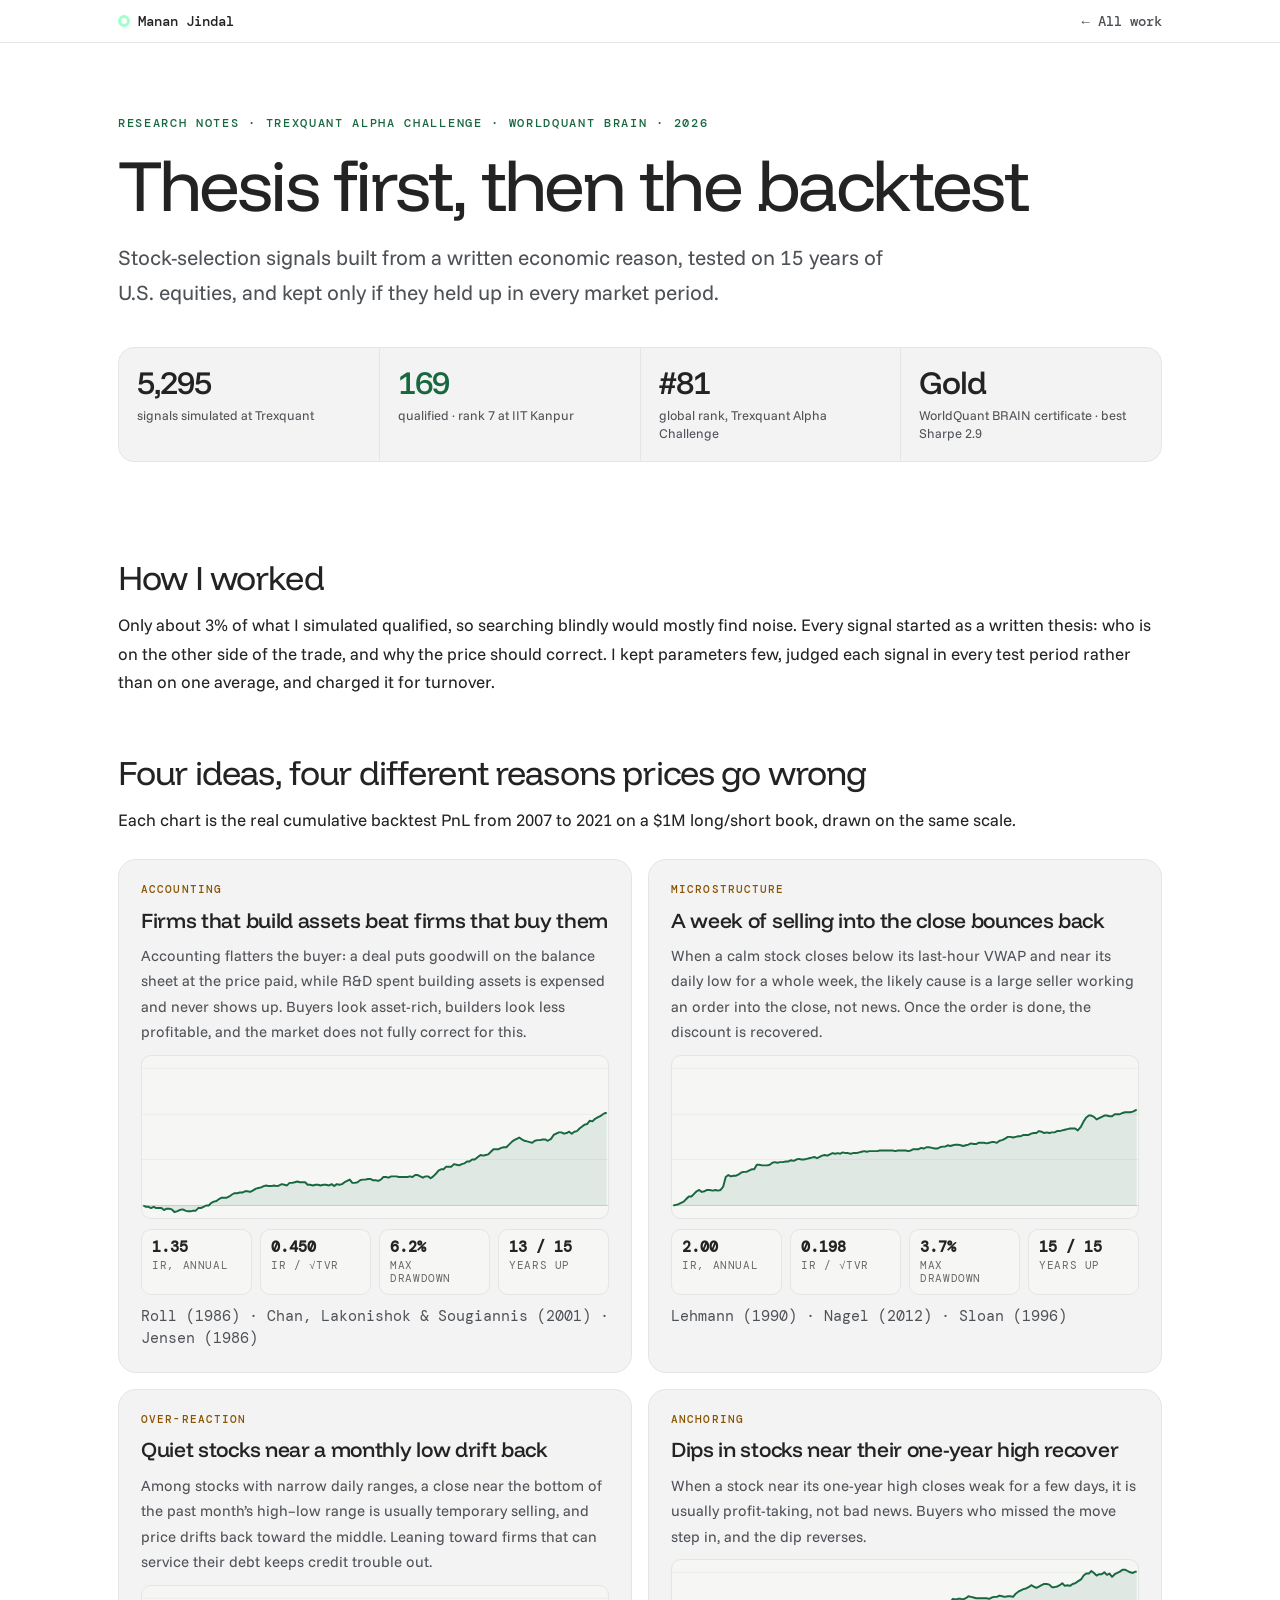
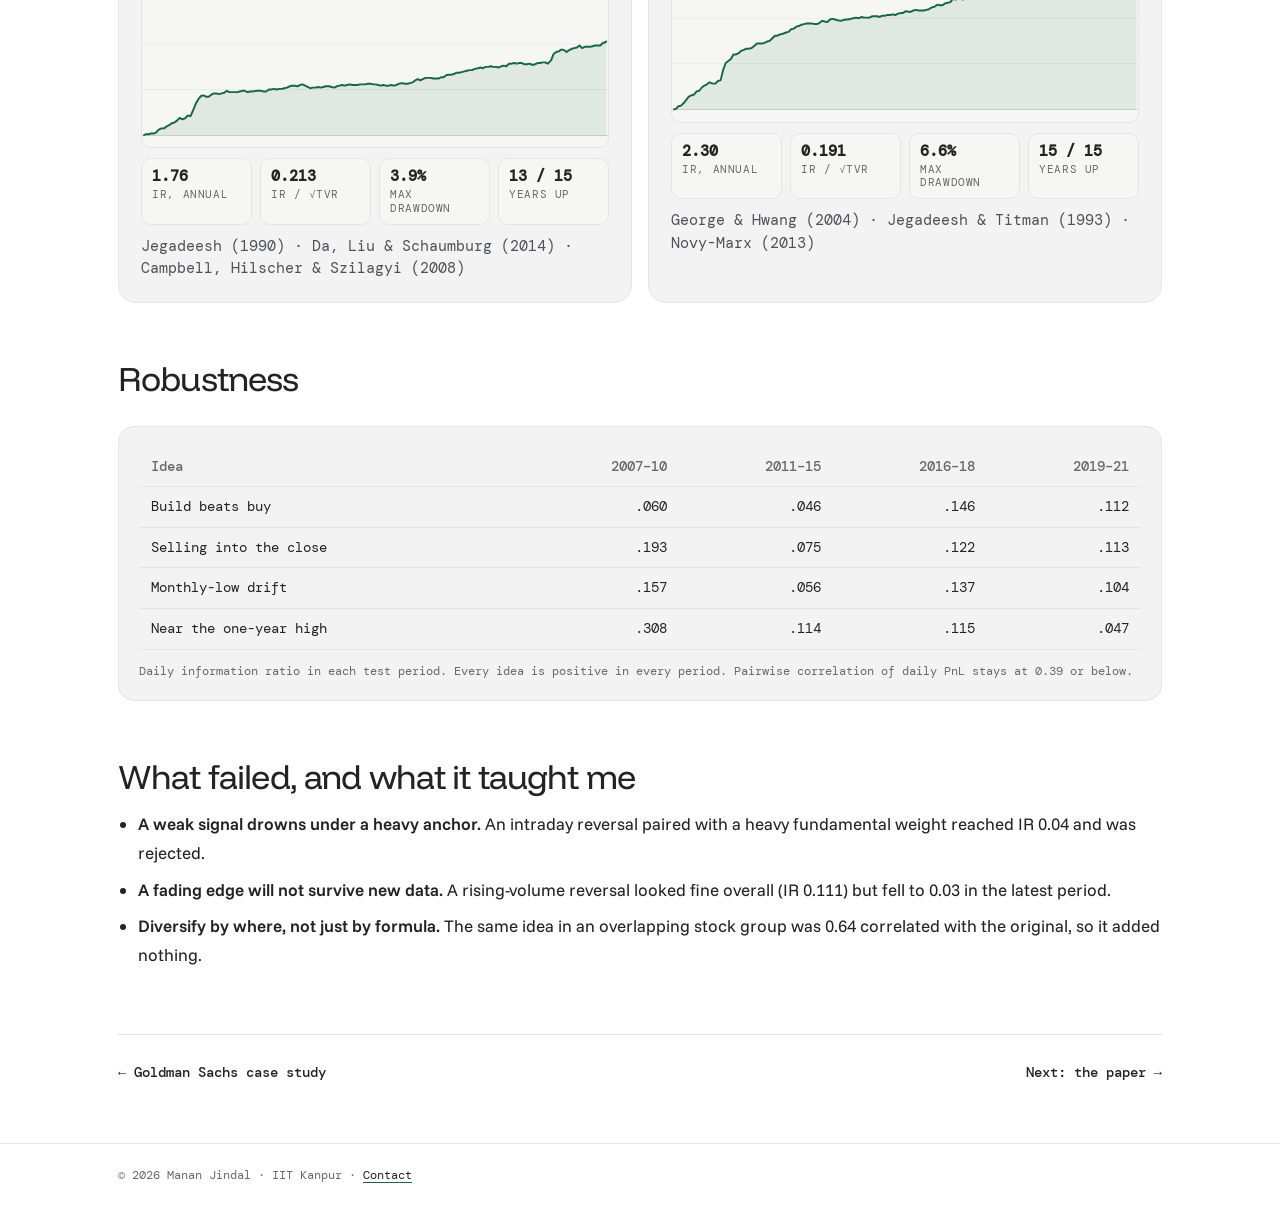
<file: alpha-research.html>
<!doctype html>
<html lang="en"><head><meta charset="utf-8"><meta name="viewport" content="width=device-width,initial-scale=1,viewport-fit=cover">
<title>Alpha Research · Manan Jindal</title><meta name="description" content="Quantitative alpha research by Manan Jindal: four stock-selection signals, each with an economic thesis, tested on 15 years of U.S. equities.">
<link rel="icon" href="favicon.svg" type="image/svg+xml">
<link rel="preload" href="assets/fonts/funnel-display-latin-wght-normal.woff2" as="font" type="font/woff2" crossorigin><link rel="stylesheet" href="assets/fonts/fonts.css">
<link rel="stylesheet" href="site.css"></head><body>
<div class="top"><div class="wrap"><a href="index.html"><i aria-hidden="true"></i>Manan Jindal</a><a class="back" href="index.html#work">← All work</a></div></div>
<main>
<header class="intro"><div class="wrap wide">
<p class="eyebrow">Research notes · Trexquant Alpha Challenge · WorldQuant BRAIN · 2026</p>
<h1>Thesis first, then the backtest</h1>
<p class="dek">Stock-selection signals built from a written economic reason, tested on 15 years of U.S. equities, and kept only if they held up in every market period.</p>
<div class="facts">
<div><b>5,295</b><span>signals simulated at Trexquant</span></div>
<div><b class="c">169</b><span>qualified · rank 7 at IIT Kanpur</span></div>
<div><b>#81</b><span>global rank, Trexquant Alpha Challenge</span></div>
<div><b>Gold</b><span>WorldQuant BRAIN certificate · best Sharpe 2.9</span></div>
</div></div></header>

<article><div class="wrap wide">
<h2>How I worked</h2>
<p>Only about 3% of what I simulated qualified, so searching blindly would mostly find noise. Every signal started as a written thesis: who is on the other side of the trade, and why the price should correct. I kept parameters few, judged each signal in every test period rather than on one average, and charged it for turnover.</p>

<h2>Four ideas, four different reasons prices go wrong</h2>
<p>Each chart is the real cumulative backtest PnL from 2007 to 2021 on a $1M long/short book, drawn on the same scale.</p>
<div class="grid2"><div class="alpha"><p class="tag">Accounting</p><h3>Firms that build assets beat firms that buy them</h3><p>Accounting flatters the buyer: a deal puts goodwill on the balance sheet at the price paid, while R&amp;D spent building assets is expensed and never shows up. Buyers look asset-rich, builders look less profitable, and the market does not fully correct for this.</p><svg viewBox="0 0 720 250" role="img" aria-label="Cumulative backtest PnL, 2007 to 2021, on a 1 million dollar long-short book: Firms that build assets beat firms that buy them"><line x1="0" y1="231" x2="720" y2="231" stroke="#CFD3CC" stroke-width="1.5"/><line x1="0" y1="160" x2="720" y2="160" stroke="#E4E6E2"/><line x1="0" y1="90" x2="720" y2="90" stroke="#E4E6E2"/><line x1="0" y1="19" x2="720" y2="19" stroke="#E4E6E2"/><path d="M2 231L6 233L10 233L14 235L18 233L22 235L26 235L30 235L34 238L38 236L42 236L46 237L50 241L54 240L58 238L63 237L67 239L71 240L75 240L79 239L83 239L87 235L91 235L95 233L99 231L103 231L107 227L111 225L115 224L119 221L123 219L127 219L131 219L135 217L139 214L143 212L147 212L151 211L155 211L159 209L163 209L167 210L171 208L176 205L180 204L184 203L188 201L192 200L196 201L200 201L204 200L208 201L212 200L216 198L220 199L224 200L228 196L232 196L236 195L240 194L244 195L248 195L252 195L256 199L260 199L264 200L268 199L272 199L276 200L280 199L284 199L289 200L293 198L297 201L301 198L305 199L309 198L313 195L317 193L321 191L325 196L329 196L333 195L337 192L341 191L345 191L349 190L353 190L357 192L361 192L365 193L369 191L373 187L377 187L381 188L385 186L389 186L393 186L397 187L402 187L406 187L410 187L414 186L418 187L422 184L426 184L430 186L434 188L438 186L442 186L446 189L450 186L454 182L458 177L462 175L466 175L470 171L474 171L478 171L482 167L486 168L490 169L494 167L498 166L502 163L506 163L510 160L514 160L519 156L523 153L527 154L531 153L535 152L539 148L543 144L547 144L551 144L555 142L559 141L563 141L567 137L571 133L575 130L579 128L583 126L587 129L591 131L595 132L599 133L603 134L607 131L611 130L615 130L619 129L623 129L627 131L632 128L636 122L640 120L644 118L648 118L652 120L656 119L660 117L664 120L668 117L672 116L676 112L680 109L684 106L688 105L692 100L696 101L700 97L704 95L708 93L712 90L716 88L718 88L718 231L2 231Z" fill="#17673F" fill-opacity=".10"/><path d="M2 231L6 233L10 233L14 235L18 233L22 235L26 235L30 235L34 238L38 236L42 236L46 237L50 241L54 240L58 238L63 237L67 239L71 240L75 240L79 239L83 239L87 235L91 235L95 233L99 231L103 231L107 227L111 225L115 224L119 221L123 219L127 219L131 219L135 217L139 214L143 212L147 212L151 211L155 211L159 209L163 209L167 210L171 208L176 205L180 204L184 203L188 201L192 200L196 201L200 201L204 200L208 201L212 200L216 198L220 199L224 200L228 196L232 196L236 195L240 194L244 195L248 195L252 195L256 199L260 199L264 200L268 199L272 199L276 200L280 199L284 199L289 200L293 198L297 201L301 198L305 199L309 198L313 195L317 193L321 191L325 196L329 196L333 195L337 192L341 191L345 191L349 190L353 190L357 192L361 192L365 193L369 191L373 187L377 187L381 188L385 186L389 186L393 186L397 187L402 187L406 187L410 187L414 186L418 187L422 184L426 184L430 186L434 188L438 186L442 186L446 189L450 186L454 182L458 177L462 175L466 175L470 171L474 171L478 171L482 167L486 168L490 169L494 167L498 166L502 163L506 163L510 160L514 160L519 156L523 153L527 154L531 153L535 152L539 148L543 144L547 144L551 144L555 142L559 141L563 141L567 137L571 133L575 130L579 128L583 126L587 129L591 131L595 132L599 133L603 134L607 131L611 130L615 130L619 129L623 129L627 131L632 128L636 122L640 120L644 118L648 118L652 120L656 119L660 117L664 120L668 117L672 116L676 112L680 109L684 106L688 105L692 100L696 101L700 97L704 95L708 93L712 90L716 88L718 88" fill="none" stroke="#17673F" stroke-width="3" stroke-linejoin="round"/></svg>
<div class="stats"><div><b>1.35</b><span>IR, annual</span></div><div><b>0.450</b><span>IR / √TVR</span></div><div><b>6.2%</b><span>max drawdown</span></div><div><b>13 / 15</b><span>years up</span></div></div><p class="refs">Roll (1986) · Chan, Lakonishok &amp; Sougiannis (2001) · Jensen (1986)</p></div><div class="alpha"><p class="tag">Microstructure</p><h3>A week of selling into the close bounces back</h3><p>When a calm stock closes below its last-hour VWAP and near its daily low for a whole week, the likely cause is a large seller working an order into the close, not news. Once the order is done, the discount is recovered.</p><svg viewBox="0 0 720 250" role="img" aria-label="Cumulative backtest PnL, 2007 to 2021, on a 1 million dollar long-short book: A week of selling into the close bounces back"><line x1="0" y1="231" x2="720" y2="231" stroke="#CFD3CC" stroke-width="1.5"/><line x1="0" y1="160" x2="720" y2="160" stroke="#E4E6E2"/><line x1="0" y1="90" x2="720" y2="90" stroke="#E4E6E2"/><line x1="0" y1="19" x2="720" y2="19" stroke="#E4E6E2"/><path d="M2 231L6 230L10 229L14 227L18 225L22 221L26 217L30 217L34 213L38 209L42 207L46 210L50 209L54 207L58 207L63 208L67 207L71 208L75 207L79 202L83 187L87 184L91 186L95 185L99 185L103 183L107 180L111 179L115 179L119 177L123 175L127 175L131 168L135 168L139 169L143 169L147 169L151 168L155 165L159 164L163 165L167 164L171 164L176 163L180 163L184 161L188 162L192 160L196 159L200 160L204 160L208 159L212 158L216 157L220 156L224 158L228 156L232 154L236 153L240 154L244 152L248 150L252 151L256 150L260 151L264 149L268 150L272 150L276 151L280 150L284 150L289 149L293 148L297 147L301 148L305 147L309 147L313 147L317 147L321 146L325 146L329 146L333 146L337 146L341 146L345 147L349 146L353 146L357 146L361 146L365 147L369 146L373 144L377 144L381 144L385 142L389 143L393 141L397 141L402 142L406 143L410 143L414 141L418 140L422 140L426 138L430 139L434 138L438 137L442 137L446 138L450 139L454 138L458 137L462 135L466 136L470 136L474 134L478 134L482 134L486 135L490 134L494 133L498 133L502 134L506 131L510 130L514 128L519 125L523 125L527 126L531 125L535 124L539 124L543 122L547 122L551 122L555 120L559 119L563 119L567 116L571 117L575 119L579 118L583 119L587 118L591 118L595 116L599 116L603 115L607 114L611 113L615 112L619 112L623 112L627 115L632 109L636 101L640 95L644 92L648 92L652 94L656 98L660 96L664 94L668 92L672 92L676 93L680 93L684 90L688 90L692 90L696 88L700 87L704 87L708 87L712 86L716 84L718 83L718 231L2 231Z" fill="#17673F" fill-opacity=".10"/><path d="M2 231L6 230L10 229L14 227L18 225L22 221L26 217L30 217L34 213L38 209L42 207L46 210L50 209L54 207L58 207L63 208L67 207L71 208L75 207L79 202L83 187L87 184L91 186L95 185L99 185L103 183L107 180L111 179L115 179L119 177L123 175L127 175L131 168L135 168L139 169L143 169L147 169L151 168L155 165L159 164L163 165L167 164L171 164L176 163L180 163L184 161L188 162L192 160L196 159L200 160L204 160L208 159L212 158L216 157L220 156L224 158L228 156L232 154L236 153L240 154L244 152L248 150L252 151L256 150L260 151L264 149L268 150L272 150L276 151L280 150L284 150L289 149L293 148L297 147L301 148L305 147L309 147L313 147L317 147L321 146L325 146L329 146L333 146L337 146L341 146L345 147L349 146L353 146L357 146L361 146L365 147L369 146L373 144L377 144L381 144L385 142L389 143L393 141L397 141L402 142L406 143L410 143L414 141L418 140L422 140L426 138L430 139L434 138L438 137L442 137L446 138L450 139L454 138L458 137L462 135L466 136L470 136L474 134L478 134L482 134L486 135L490 134L494 133L498 133L502 134L506 131L510 130L514 128L519 125L523 125L527 126L531 125L535 124L539 124L543 122L547 122L551 122L555 120L559 119L563 119L567 116L571 117L575 119L579 118L583 119L587 118L591 118L595 116L599 116L603 115L607 114L611 113L615 112L619 112L623 112L627 115L632 109L636 101L640 95L644 92L648 92L652 94L656 98L660 96L664 94L668 92L672 92L676 93L680 93L684 90L688 90L692 90L696 88L700 87L704 87L708 87L712 86L716 84L718 83" fill="none" stroke="#17673F" stroke-width="3" stroke-linejoin="round"/></svg>
<div class="stats"><div><b>2.00</b><span>IR, annual</span></div><div><b>0.198</b><span>IR / √TVR</span></div><div><b>3.7%</b><span>max drawdown</span></div><div><b>15 / 15</b><span>years up</span></div></div><p class="refs">Lehmann (1990) · Nagel (2012) · Sloan (1996)</p></div><div class="alpha"><p class="tag">Over-reaction</p><h3>Quiet stocks near a monthly low drift back</h3><p>Among stocks with narrow daily ranges, a close near the bottom of the past month’s high–low range is usually temporary selling, and price drifts back toward the middle. Leaning toward firms that can service their debt keeps credit trouble out.</p><svg viewBox="0 0 720 250" role="img" aria-label="Cumulative backtest PnL, 2007 to 2021, on a 1 million dollar long-short book: Quiet stocks near a monthly low drift back"><line x1="0" y1="231" x2="720" y2="231" stroke="#CFD3CC" stroke-width="1.5"/><line x1="0" y1="160" x2="720" y2="160" stroke="#E4E6E2"/><line x1="0" y1="90" x2="720" y2="90" stroke="#E4E6E2"/><line x1="0" y1="19" x2="720" y2="19" stroke="#E4E6E2"/><path d="M2 231L6 229L10 229L14 228L18 228L22 226L26 222L30 220L34 220L38 217L42 215L46 212L50 211L54 208L58 204L63 206L67 204L71 200L75 201L79 192L83 182L87 175L91 170L95 169L99 171L103 171L107 168L111 166L115 166L119 167L123 166L127 165L131 162L135 164L139 164L143 164L147 164L151 163L155 162L159 162L163 164L167 163L171 163L176 162L180 162L184 162L188 163L192 163L196 160L200 160L204 159L208 160L212 159L216 159L220 158L224 157L228 155L232 154L236 154L240 155L244 153L248 152L252 154L256 156L260 158L264 157L268 157L272 156L276 157L280 156L284 155L289 155L293 156L297 157L301 155L305 154L309 153L313 154L317 153L321 152L325 153L329 153L333 153L337 152L341 152L345 152L349 151L353 151L357 152L361 152L365 153L369 154L373 153L377 154L381 154L385 153L389 154L393 153L397 151L402 150L406 151L410 151L414 150L418 149L422 146L426 144L430 146L434 144L438 142L442 142L446 142L450 143L454 143L458 143L462 141L466 141L470 138L474 137L478 137L482 136L486 134L490 134L494 133L498 132L502 131L506 130L510 130L514 128L519 127L523 126L527 127L531 125L535 125L539 124L543 125L547 125L551 126L555 124L559 123L563 124L567 120L571 120L575 119L579 120L583 119L587 119L591 121L595 121L599 120L603 122L607 121L611 119L615 119L619 118L623 118L627 120L632 115L636 105L640 102L644 101L648 98L652 99L656 102L660 99L664 97L668 96L672 95L676 92L680 96L684 94L688 94L692 94L696 93L700 92L704 92L708 92L712 88L716 87L718 85L718 231L2 231Z" fill="#17673F" fill-opacity=".10"/><path d="M2 231L6 229L10 229L14 228L18 228L22 226L26 222L30 220L34 220L38 217L42 215L46 212L50 211L54 208L58 204L63 206L67 204L71 200L75 201L79 192L83 182L87 175L91 170L95 169L99 171L103 171L107 168L111 166L115 166L119 167L123 166L127 165L131 162L135 164L139 164L143 164L147 164L151 163L155 162L159 162L163 164L167 163L171 163L176 162L180 162L184 162L188 163L192 163L196 160L200 160L204 159L208 160L212 159L216 159L220 158L224 157L228 155L232 154L236 154L240 155L244 153L248 152L252 154L256 156L260 158L264 157L268 157L272 156L276 157L280 156L284 155L289 155L293 156L297 157L301 155L305 154L309 153L313 154L317 153L321 152L325 153L329 153L333 153L337 152L341 152L345 152L349 151L353 151L357 152L361 152L365 153L369 154L373 153L377 154L381 154L385 153L389 154L393 153L397 151L402 150L406 151L410 151L414 150L418 149L422 146L426 144L430 146L434 144L438 142L442 142L446 142L450 143L454 143L458 143L462 141L466 141L470 138L474 137L478 137L482 136L486 134L490 134L494 133L498 132L502 131L506 130L510 130L514 128L519 127L523 126L527 127L531 125L535 125L539 124L543 125L547 125L551 126L555 124L559 123L563 124L567 120L571 120L575 119L579 120L583 119L587 119L591 121L595 121L599 120L603 122L607 121L611 119L615 119L619 118L623 118L627 120L632 115L636 105L640 102L644 101L648 98L652 99L656 102L660 99L664 97L668 96L672 95L676 92L680 96L684 94L688 94L692 94L696 93L700 92L704 92L708 92L712 88L716 87L718 85" fill="none" stroke="#17673F" stroke-width="3" stroke-linejoin="round"/></svg>
<div class="stats"><div><b>1.76</b><span>IR, annual</span></div><div><b>0.213</b><span>IR / √TVR</span></div><div><b>3.9%</b><span>max drawdown</span></div><div><b>13 / 15</b><span>years up</span></div></div><p class="refs">Jegadeesh (1990) · Da, Liu &amp; Schaumburg (2014) · Campbell, Hilscher &amp; Szilagyi (2008)</p></div><div class="alpha"><p class="tag">Anchoring</p><h3>Dips in stocks near their one-year high recover</h3><p>When a stock near its one-year high closes weak for a few days, it is usually profit-taking, not bad news. Buyers who missed the move step in, and the dip reverses.</p><svg viewBox="0 0 720 250" role="img" aria-label="Cumulative backtest PnL, 2007 to 2021, on a 1 million dollar long-short book: Dips in stocks near their one-year high recover"><line x1="0" y1="231" x2="720" y2="231" stroke="#CFD3CC" stroke-width="1.5"/><line x1="0" y1="160" x2="720" y2="160" stroke="#E4E6E2"/><line x1="0" y1="90" x2="720" y2="90" stroke="#E4E6E2"/><line x1="0" y1="19" x2="720" y2="19" stroke="#E4E6E2"/><path d="M2 231L6 230L10 226L14 225L18 221L22 216L26 211L30 209L34 208L38 203L42 202L46 197L50 194L54 192L58 189L63 191L67 191L71 187L75 186L79 170L83 159L87 156L91 153L95 146L99 146L103 144L107 140L111 139L115 137L119 137L123 136L127 133L131 129L135 129L139 129L143 128L147 126L151 125L155 121L159 117L163 117L167 115L171 114L176 112L180 111L184 107L188 106L192 103L196 102L200 100L204 99L208 98L212 98L216 98L220 99L224 99L228 97L232 94L236 95L240 96L244 92L248 91L252 92L256 93L260 94L264 93L268 92L272 92L276 91L280 90L284 89L289 90L293 88L297 89L301 89L305 89L309 87L313 87L317 87L321 88L325 86L329 86L333 85L337 85L341 84L345 85L349 83L353 82L357 82L361 79L365 80L369 80L373 78L377 77L381 78L385 78L389 78L393 77L397 76L402 73L406 72L410 69L414 70L418 70L422 67L426 66L430 65L434 60L438 61L442 60L446 60L450 61L454 59L458 56L462 57L466 58L470 59L474 59L478 59L482 59L486 59L490 60L494 58L498 57L502 57L506 55L510 56L514 57L519 56L523 56L527 57L531 52L535 49L539 47L543 45L547 44L551 42L555 39L559 41L563 43L567 41L571 39L575 37L579 37L583 38L587 42L591 42L595 41L599 39L603 36L607 40L611 39L615 40L619 37L623 36L627 33L632 30L636 24L640 21L644 21L648 17L652 20L656 24L660 22L664 22L668 19L672 23L676 21L680 26L684 22L688 20L692 18L696 15L700 15L704 17L708 19L712 20L716 18L718 18L718 231L2 231Z" fill="#17673F" fill-opacity=".10"/><path d="M2 231L6 230L10 226L14 225L18 221L22 216L26 211L30 209L34 208L38 203L42 202L46 197L50 194L54 192L58 189L63 191L67 191L71 187L75 186L79 170L83 159L87 156L91 153L95 146L99 146L103 144L107 140L111 139L115 137L119 137L123 136L127 133L131 129L135 129L139 129L143 128L147 126L151 125L155 121L159 117L163 117L167 115L171 114L176 112L180 111L184 107L188 106L192 103L196 102L200 100L204 99L208 98L212 98L216 98L220 99L224 99L228 97L232 94L236 95L240 96L244 92L248 91L252 92L256 93L260 94L264 93L268 92L272 92L276 91L280 90L284 89L289 90L293 88L297 89L301 89L305 89L309 87L313 87L317 87L321 88L325 86L329 86L333 85L337 85L341 84L345 85L349 83L353 82L357 82L361 79L365 80L369 80L373 78L377 77L381 78L385 78L389 78L393 77L397 76L402 73L406 72L410 69L414 70L418 70L422 67L426 66L430 65L434 60L438 61L442 60L446 60L450 61L454 59L458 56L462 57L466 58L470 59L474 59L478 59L482 59L486 59L490 60L494 58L498 57L502 57L506 55L510 56L514 57L519 56L523 56L527 57L531 52L535 49L539 47L543 45L547 44L551 42L555 39L559 41L563 43L567 41L571 39L575 37L579 37L583 38L587 42L591 42L595 41L599 39L603 36L607 40L611 39L615 40L619 37L623 36L627 33L632 30L636 24L640 21L644 21L648 17L652 20L656 24L660 22L664 22L668 19L672 23L676 21L680 26L684 22L688 20L692 18L696 15L700 15L704 17L708 19L712 20L716 18L718 18" fill="none" stroke="#17673F" stroke-width="3" stroke-linejoin="round"/></svg>
<div class="stats"><div><b>2.30</b><span>IR, annual</span></div><div><b>0.191</b><span>IR / √TVR</span></div><div><b>6.6%</b><span>max drawdown</span></div><div><b>15 / 15</b><span>years up</span></div></div><p class="refs">George &amp; Hwang (2004) · Jegadeesh &amp; Titman (1993) · Novy-Marx (2013)</p></div></div>

<h2>Robustness</h2>
<figure><table>
<thead><tr><th>Idea</th><th>2007–10</th><th>2011–15</th><th>2016–18</th><th>2019–21</th></tr></thead>
<tbody>
<tr><td>Build beats buy</td><td>.060</td><td>.046</td><td>.146</td><td>.112</td></tr>
<tr><td>Selling into the close</td><td>.193</td><td>.075</td><td>.122</td><td>.113</td></tr>
<tr><td>Monthly-low drift</td><td>.157</td><td>.056</td><td>.137</td><td>.104</td></tr>
<tr><td>Near the one-year high</td><td>.308</td><td>.114</td><td>.115</td><td>.047</td></tr>
</tbody></table>
<figcaption>Daily information ratio in each test period. Every idea is positive in every period. Pairwise correlation of daily PnL stays at 0.39 or below.</figcaption></figure>

<h2>What failed, and what it taught me</h2>
<ul>
<li><strong>A weak signal drowns under a heavy anchor.</strong> An intraday reversal paired with a heavy fundamental weight reached IR 0.04 and was rejected.</li>
<li><strong>A fading edge will not survive new data.</strong> A rising-volume reversal looked fine overall (IR 0.111) but fell to 0.03 in the latest period.</li>
<li><strong>Diversify by where, not just by formula.</strong> The same idea in an overlapping stock group was 0.64 correlated with the original, so it added nothing.</li>
</ul>

<div class="next"><a href="goldman.html">← Goldman Sachs case study</a><a href="index.html#paper">Next: the paper →</a></div>
</div></article></main>
<footer><div class="wrap wide">© 2026 Manan Jindal · IIT Kanpur · <a href="index.html#contact">Contact</a></div></footer></body></html>
</file>
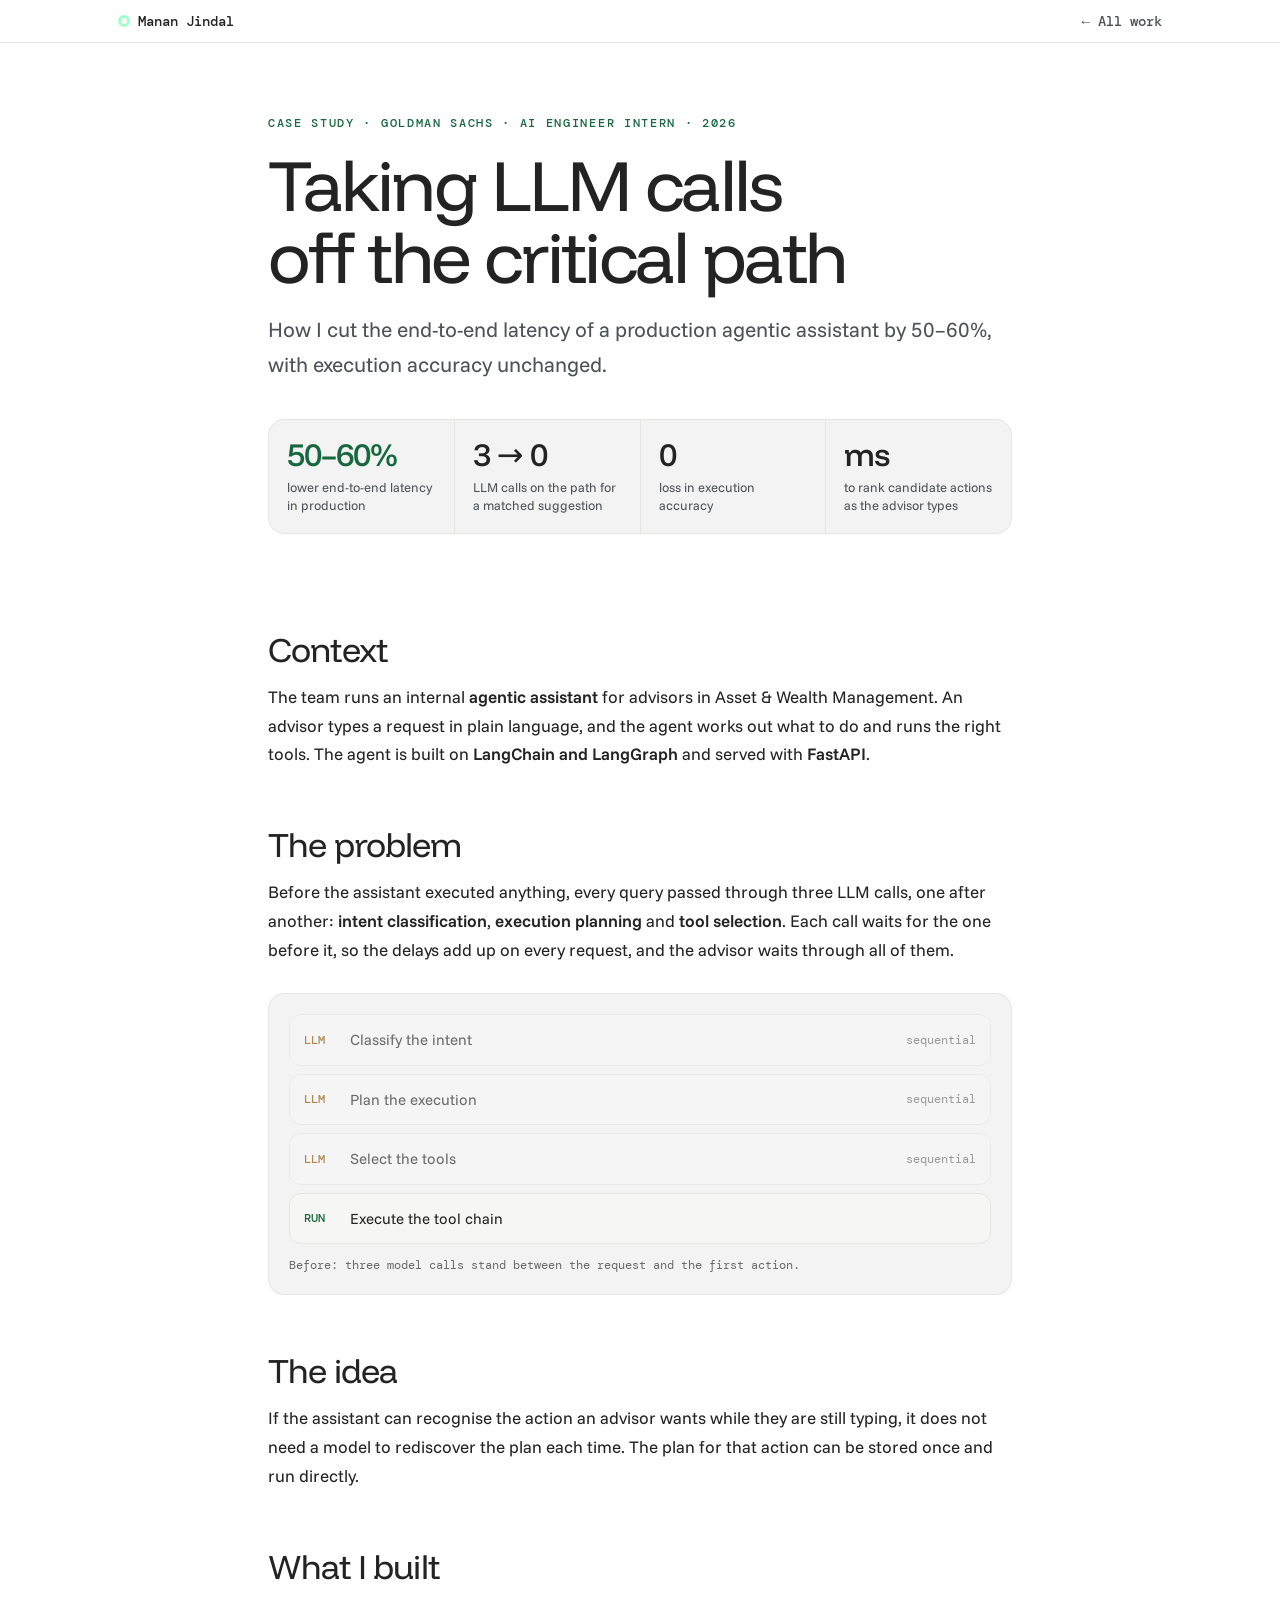
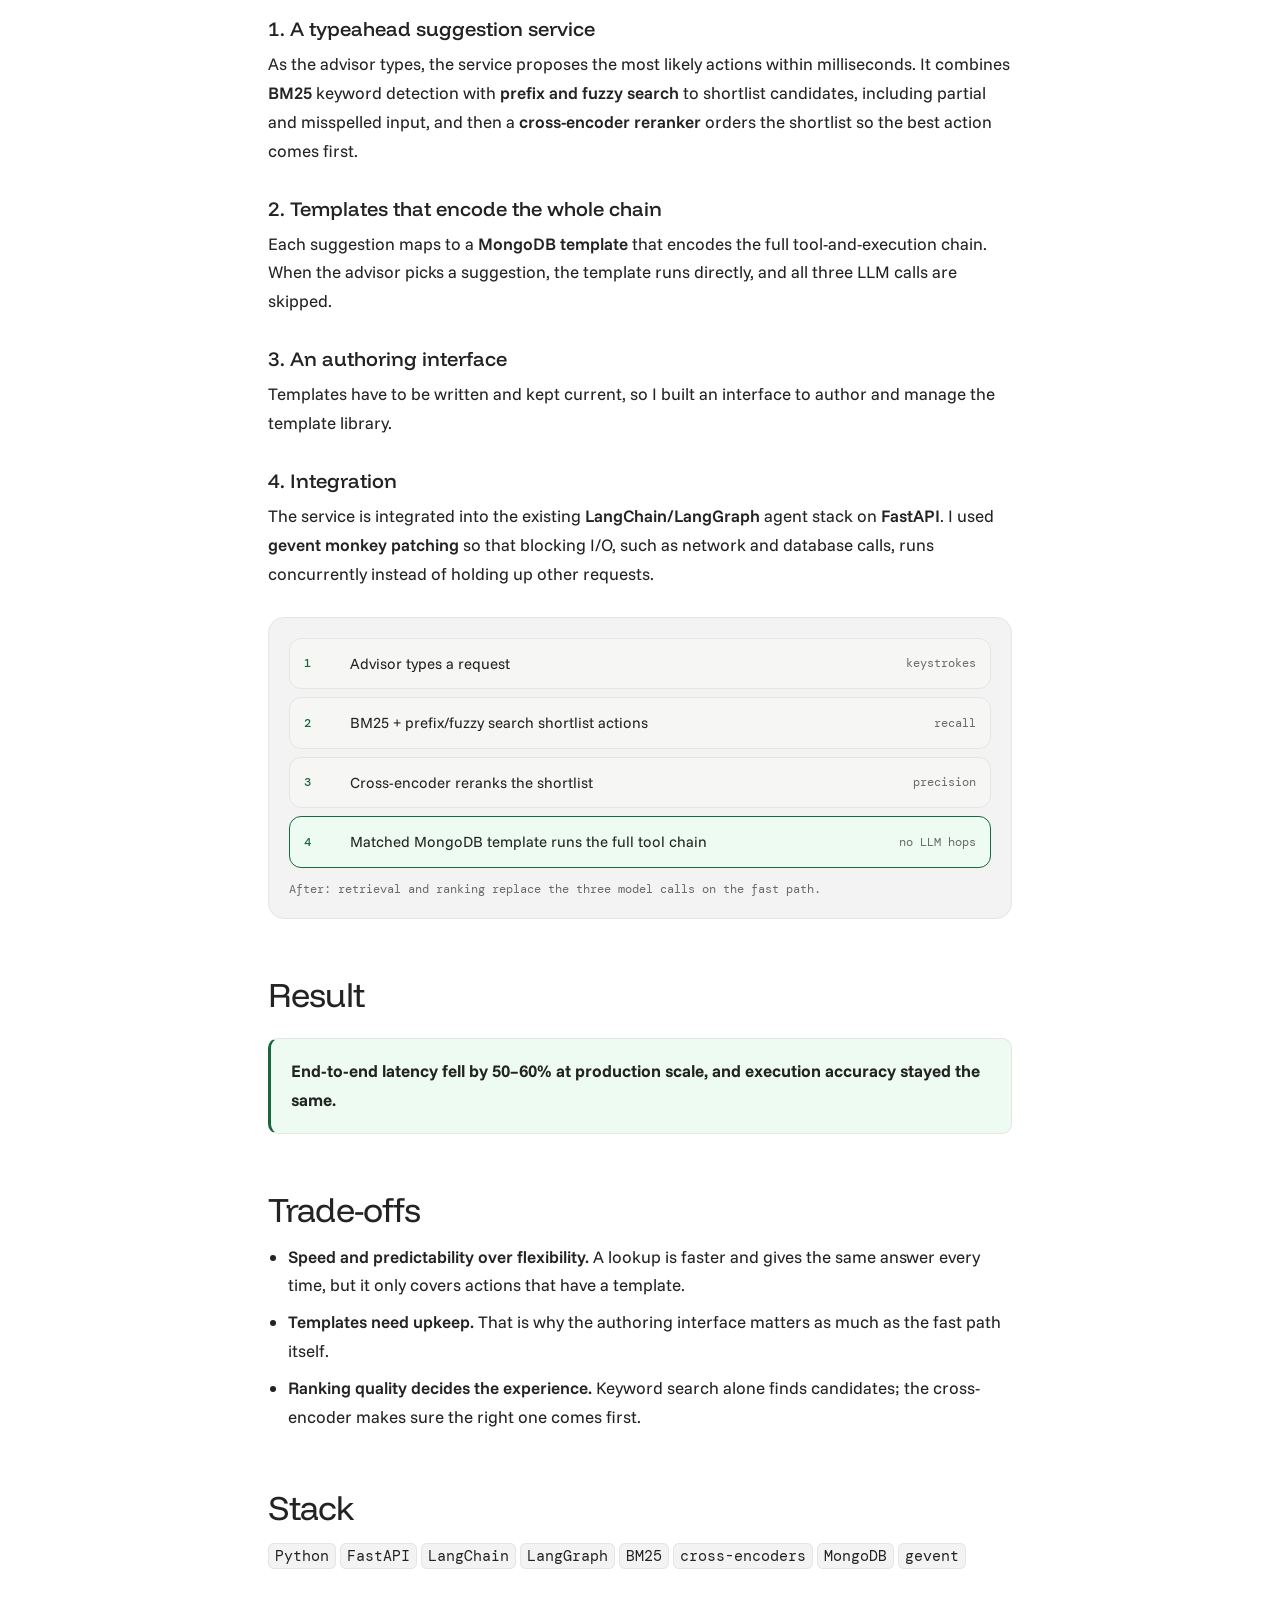
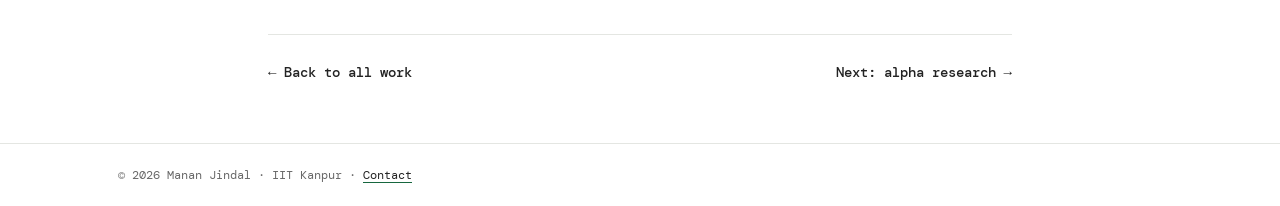
<file: goldman.html>
<!doctype html>
<html lang="en"><head><meta charset="utf-8"><meta name="viewport" content="width=device-width,initial-scale=1,viewport-fit=cover">
<title>Goldman Sachs Case Study · Manan Jindal</title><meta name="description" content="How Manan Jindal cut the latency of a production agentic assistant at Goldman Sachs by 50–60% without losing accuracy.">
<link rel="icon" href="favicon.svg" type="image/svg+xml">
<link rel="preload" href="assets/fonts/funnel-display-latin-wght-normal.woff2" as="font" type="font/woff2" crossorigin><link rel="stylesheet" href="assets/fonts/fonts.css">
<link rel="stylesheet" href="site.css"></head><body>
<div class="top"><div class="wrap"><a href="index.html"><i aria-hidden="true"></i>Manan Jindal</a><a class="back" href="index.html#work">← All work</a></div></div>
<main>
<header class="intro"><div class="wrap">
<p class="eyebrow">Case study · Goldman Sachs · AI Engineer Intern · 2026</p>
<h1>Taking LLM calls off the critical path</h1>
<p class="dek">How I cut the end-to-end latency of a production agentic assistant by 50–60%, with execution accuracy unchanged.</p>
<div class="facts">
<div><b class="c">50–60%</b><span>lower end-to-end latency in production</span></div>
<div><b>3 → 0</b><span>LLM calls on the path for a matched suggestion</span></div>
<div><b>0</b><span>loss in execution accuracy</span></div>
<div><b>ms</b><span>to rank candidate actions as the advisor types</span></div>
</div></div></header>

<article><div class="wrap">
<h2>Context</h2>
<p>The team runs an internal <strong>agentic assistant</strong> for advisors in Asset &amp; Wealth Management. An advisor types a request in plain language, and the agent works out what to do and runs the right tools. The agent is built on <strong>LangChain and LangGraph</strong> and served with <strong>FastAPI</strong>.</p>

<h2>The problem</h2>
<p>Before the assistant executed anything, every query passed through three LLM calls, one after another: <strong>intent classification</strong>, <strong>execution planning</strong> and <strong>tool selection</strong>. Each call waits for the one before it, so the delays add up on every request, and the advisor waits through all of them.</p>

<figure>
<ol class="flow">
<li class="old"><b>LLM</b><span>Classify the intent</span><em>sequential</em></li>
<li class="old"><b>LLM</b><span>Plan the execution</span><em>sequential</em></li>
<li class="old"><b>LLM</b><span>Select the tools</span><em>sequential</em></li>
<li><b>RUN</b><span>Execute the tool chain</span><em></em></li>
</ol>
<figcaption>Before: three model calls stand between the request and the first action.</figcaption>
</figure>

<h2>The idea</h2>
<p>If the assistant can recognise the action an advisor wants while they are still typing, it does not need a model to rediscover the plan each time. The plan for that action can be stored once and run directly.</p>

<h2>What I built</h2>
<h3>1. A typeahead suggestion service</h3>
<p>As the advisor types, the service proposes the most likely actions within milliseconds. It combines <strong>BM25</strong> keyword detection with <strong>prefix and fuzzy search</strong> to shortlist candidates, including partial and misspelled input, and then a <strong>cross-encoder reranker</strong> orders the shortlist so the best action comes first.</p>
<h3>2. Templates that encode the whole chain</h3>
<p>Each suggestion maps to a <strong>MongoDB template</strong> that encodes the full tool-and-execution chain. When the advisor picks a suggestion, the template runs directly, and all three LLM calls are skipped.</p>
<h3>3. An authoring interface</h3>
<p>Templates have to be written and kept current, so I built an interface to author and manage the template library.</p>
<h3>4. Integration</h3>
<p>The service is integrated into the existing <strong>LangChain/LangGraph</strong> agent stack on <strong>FastAPI</strong>. I used <strong>gevent monkey patching</strong> so that blocking I/O, such as network and database calls, runs concurrently instead of holding up other requests.</p>

<figure>
<ol class="flow">
<li><b>1</b><span>Advisor types a request</span><em>keystrokes</em></li>
<li><b>2</b><span>BM25 + prefix/fuzzy search shortlist actions</span><em>recall</em></li>
<li><b>3</b><span>Cross-encoder reranks the shortlist</span><em>precision</em></li>
<li class="hot"><b>4</b><span>Matched MongoDB template runs the full tool chain</span><em>no LLM hops</em></li>
</ol>
<figcaption>After: retrieval and ranking replace the three model calls on the fast path.</figcaption>
</figure>

<h2>Result</h2>
<div class="callout"><b>End-to-end latency fell by 50–60% at production scale, and execution accuracy stayed the same.</b></div>

<h2>Trade-offs</h2>
<ul>
<li><strong>Speed and predictability over flexibility.</strong> A lookup is faster and gives the same answer every time, but it only covers actions that have a template.</li>
<li><strong>Templates need upkeep.</strong> That is why the authoring interface matters as much as the fast path itself.</li>
<li><strong>Ranking quality decides the experience.</strong> Keyword search alone finds candidates; the cross-encoder makes sure the right one comes first.</li>
</ul>

<h2>Stack</h2>
<p><code>Python</code> <code>FastAPI</code> <code>LangChain</code> <code>LangGraph</code> <code>BM25</code> <code>cross-encoders</code> <code>MongoDB</code> <code>gevent</code></p>

<div class="next"><a href="index.html#work">← Back to all work</a><a href="alpha-research.html">Next: alpha research →</a></div>
</div></article></main>
<footer><div class="wrap wide">© 2026 Manan Jindal · IIT Kanpur · <a href="index.html#contact">Contact</a></div></footer></body></html>
</file>
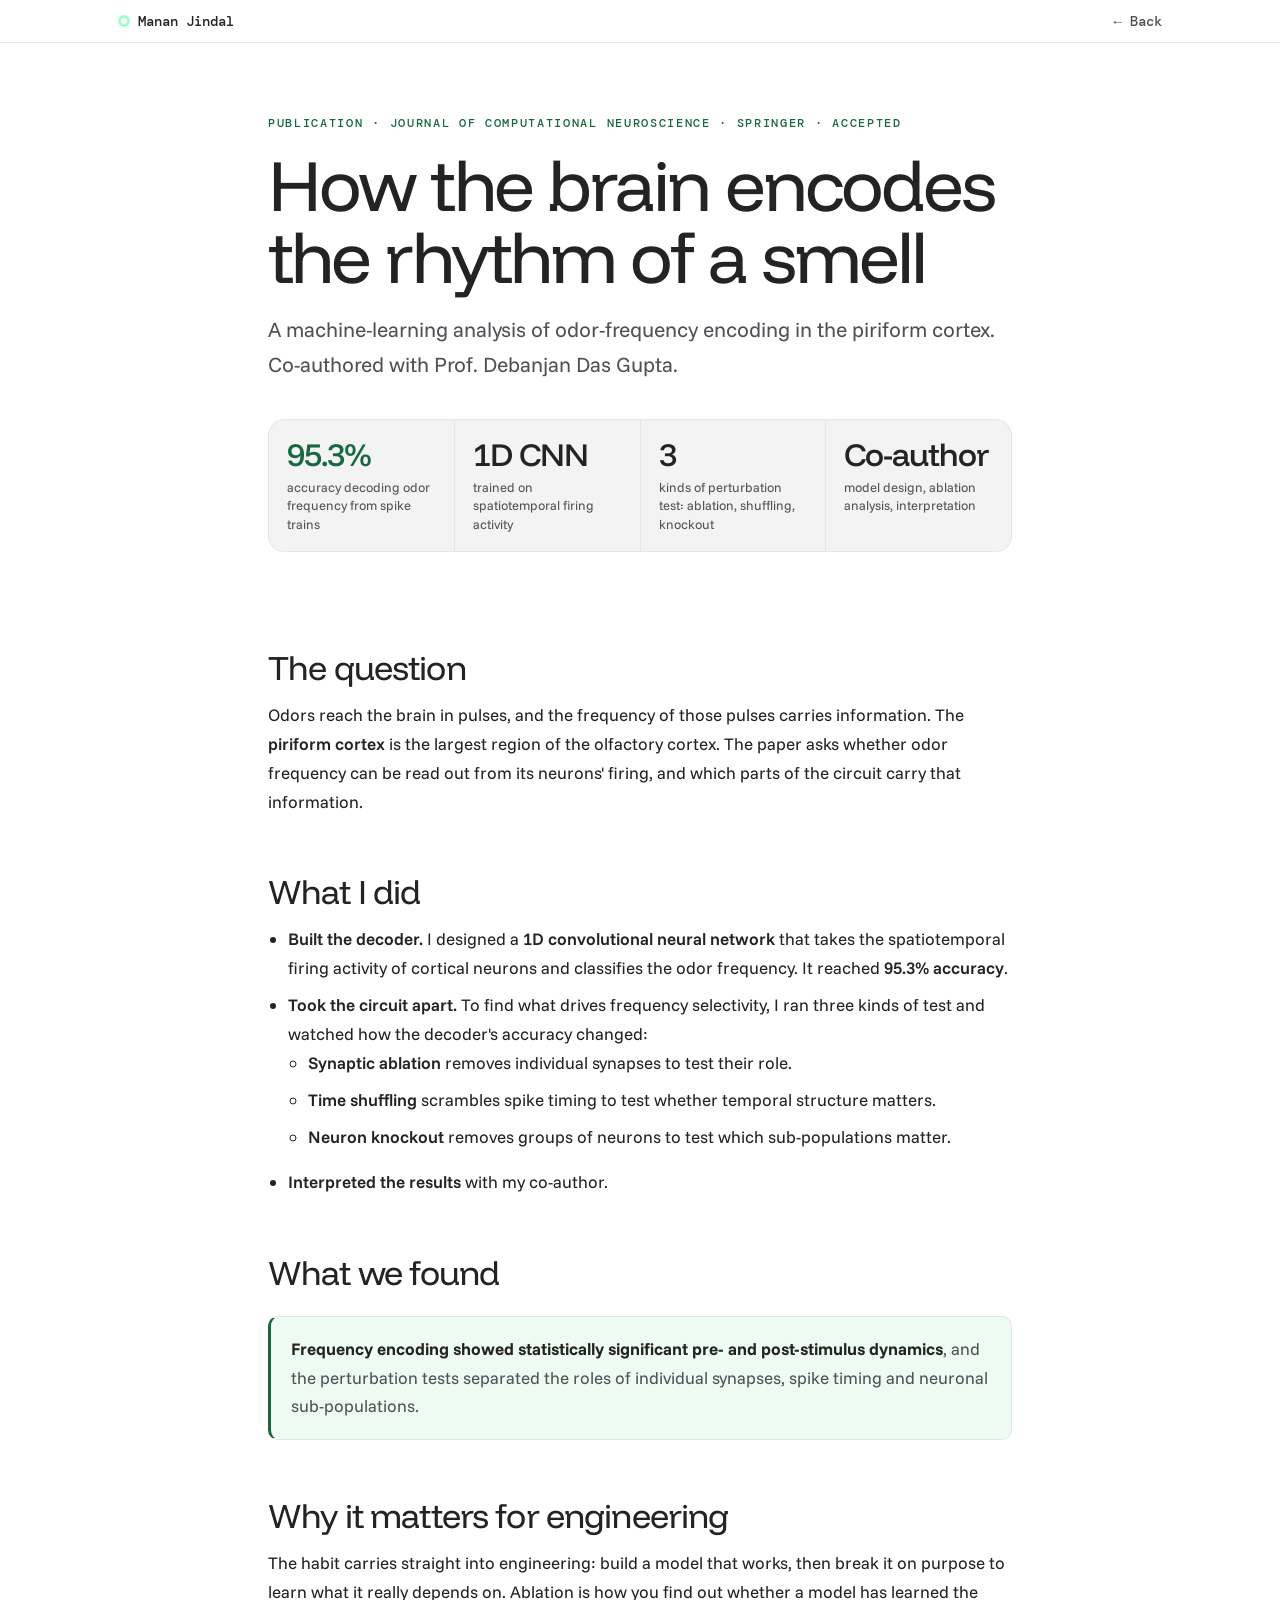
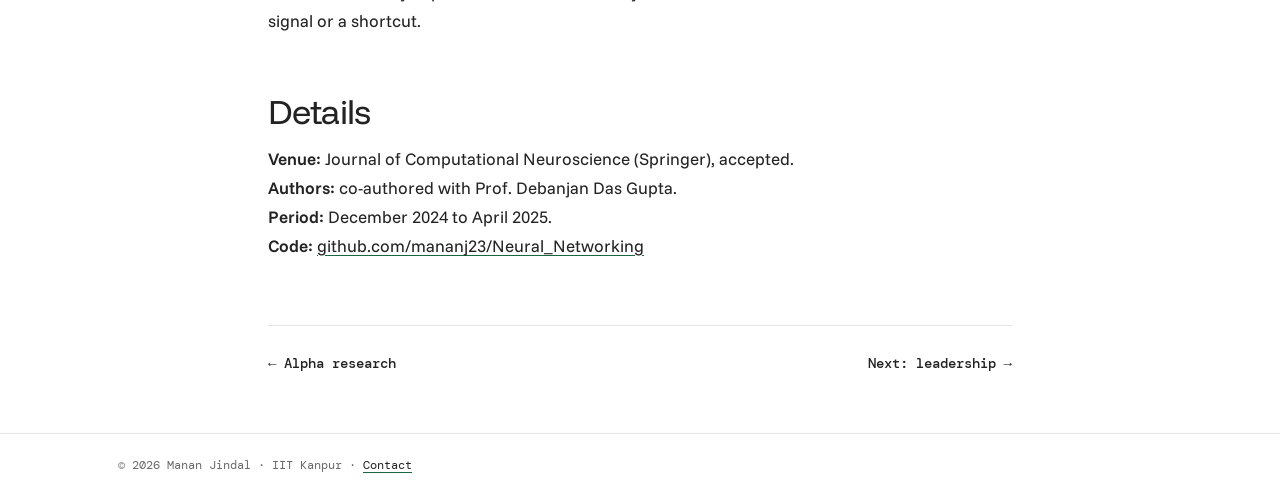
<file: paper.html>
<!doctype html>
<html lang="en"><head><meta charset="utf-8"><meta name="viewport" content="width=device-width,initial-scale=1,viewport-fit=cover">
<title>Piriform Cortex Paper · Manan Jindal</title><meta name="description" content="Manan Jindal co-authored a Journal of Computational Neuroscience paper using machine learning to study how the piriform cortex encodes odor frequency.">
<link rel="icon" href="favicon.svg" type="image/svg+xml">
<link rel="preload" href="assets/fonts/funnel-display-latin-wght-normal.woff2" as="font" type="font/woff2" crossorigin><link rel="stylesheet" href="assets/fonts/fonts.css">
<link rel="stylesheet" href="site.css"></head><body>
<div class="top"><div class="wrap"><a href="index.html"><i aria-hidden="true"></i>Manan Jindal</a><a class="back" href="index.html#paper">← Back</a></div></div>
<main>
<header class="intro"><div class="wrap">
<p class="eyebrow">Publication · Journal of Computational Neuroscience · Springer · Accepted</p>
<h1>How the brain encodes the rhythm of a smell</h1>
<p class="dek">A machine-learning analysis of odor-frequency encoding in the piriform cortex. Co-authored with Prof. Debanjan Das Gupta.</p>
<div class="facts">
<div><b class="c">95.3%</b><span>accuracy decoding odor frequency from spike trains</span></div>
<div><b>1D CNN</b><span>trained on spatiotemporal firing activity</span></div>
<div><b>3</b><span>kinds of perturbation test: ablation, shuffling, knockout</span></div>
<div><b>Co-author</b><span>model design, ablation analysis, interpretation</span></div>
</div></div></header>
<article><div class="wrap">
<h2>The question</h2>
<p>Odors reach the brain in pulses, and the frequency of those pulses carries information. The <strong>piriform cortex</strong> is the largest region of the olfactory cortex. The paper asks whether odor frequency can be read out from its neurons' firing, and which parts of the circuit carry that information.</p>
<h2>What I did</h2>
<ul>
<li><strong>Built the decoder.</strong> I designed a <strong>1D convolutional neural network</strong> that takes the spatiotemporal firing activity of cortical neurons and classifies the odor frequency. It reached <strong>95.3% accuracy</strong>.</li>
<li><strong>Took the circuit apart.</strong> To find what drives frequency selectivity, I ran three kinds of test and watched how the decoder's accuracy changed:
<ul>
<li><strong>Synaptic ablation</strong> removes individual synapses to test their role.</li>
<li><strong>Time shuffling</strong> scrambles spike timing to test whether temporal structure matters.</li>
<li><strong>Neuron knockout</strong> removes groups of neurons to test which sub-populations matter.</li>
</ul></li>
<li><strong>Interpreted the results</strong> with my co-author.</li>
</ul>
<h2>What we found</h2>
<div class="callout"><b>Frequency encoding showed statistically significant pre- and post-stimulus dynamics</b>, and the perturbation tests separated the roles of individual synapses, spike timing and neuronal sub-populations.</div>
<h2>Why it matters for engineering</h2>
<p>The habit carries straight into engineering: build a model that works, then break it on purpose to learn what it really depends on. Ablation is how you find out whether a model has learned the signal or a shortcut.</p>
<h2>Details</h2>
<p><strong>Venue:</strong> Journal of Computational Neuroscience (Springer), accepted.<br><strong>Authors:</strong> co-authored with Prof. Debanjan Das Gupta.<br><strong>Period:</strong> December 2024 to April 2025.<br><strong>Code:</strong> <a href="https://github.com/mananj23/Neural_Networking" target="_blank" rel="noopener">github.com/mananj23/Neural_Networking</a></p>
<div class="next"><a href="alpha-research.html">← Alpha research</a><a href="index.html#leadership">Next: leadership →</a></div>
</div></article></main>
<footer><div class="wrap wide">© 2026 Manan Jindal · IIT Kanpur · <a href="index.html#contact">Contact</a></div></footer></body></html>
</file>
<file: assets/fonts/fonts.css>
/* self-hosted (Fontsource, SIL Open Font License): no third-party request on load */
@font-face { font-family: "Funnel Display"; font-style: normal; font-display: swap; font-weight: 300 800; src: url(funnel-display-latin-wght-normal.woff2) format("woff2-variations"); }
@font-face { font-family: "Funnel Sans"; font-style: normal; font-display: swap; font-weight: 300 800; src: url(funnel-sans-latin-wght-normal.woff2) format("woff2-variations"); }
@font-face { font-family: "DM Mono"; font-style: normal; font-display: swap; font-weight: 400; src: url(dm-mono-latin-400-normal.woff2) format("woff2"); }
@font-face { font-family: "DM Mono"; font-style: normal; font-display: swap; font-weight: 500; src: url(dm-mono-latin-500-normal.woff2) format("woff2"); }
</file>
<file: assets/system.css>
/*
  taste-skill system.css - the one system for the page. Link it first, then assets/ui/cards.css (the
  feature card, its panel and the fragment placements), then set the palette (--p-*), the fonts and
  the radius set on :root in the page (node scripts/start.mjs prints that block).
  Do not add a second grid, spacing scale, type scale, radius scale, button or card style.
*/

/* ---------------------------------------------------------------- tokens */
:root {
  /* palette (hex only; fx.js reads --bg --surface --ink --muted --accent --accent-ink) */
  --p-bg: #ffffff;
  --p-surface: #f4f4f4;
  --p-ink: #111111;
  --p-muted: #6b6b6b;
  --p-accent: #1a4be0;
  --p-accent-ink: #ffffff;
  --p-action: #1a4be0;      /* buttons, links, focus: the accent, or the ink when the accent is too pale */
  --p-action-ink: #ffffff;
  --p-inv-bg: #111111;
  --p-inv-surface: #1c1c1c;
  --p-inv-ink: #f4f4f4;
  --p-inv-muted: #a3a3a3;
  --p-inv-accent: #ffffff;
  --p-inv-accent-ink: #111111;
  --p-inv-action: #ffffff;
  --p-inv-action-ink: #111111;
  /* the lit ground behind UI and in the closing band (references/cards.md), one per page, tech pages only
     (none on kind other, which is flat): <html data-ground="sand|sky|sage|painting">. system.js gives it to every ground
     that holds UI, on light and dark pages alike; --hue on one panel changes only its accent */
  --ground-bg: #d9ccb7; --ground-surface: #e9e0d2; --ground-ink: #2a2622; --ground-muted: #5a534a; --ground-accent: #a8794a;

  /* fonts */
  --font-display: system-ui, -apple-system, "Segoe UI", sans-serif;
  --font-text: system-ui, -apple-system, "Segoe UI", sans-serif;
  --font-mono: ui-monospace, "SFMono-Regular", Menlo, Consolas, monospace;
  --display-weight: 400;    /* headlines 400; 500 on a tech page (software, gaming, hardware) */
  --display-tracking: -0.025em;

  /* the page rhythm (references/layout-v4.md): one section per screen. The header is fixed and
     --nav tall; every section is padded --padt above and --padb (plus the phone action bar, --bar)
     below, and is exactly one or two screens tall (--h: 1 or 2; --hm on a phone). The hero's words
     start --hgap under the header and its content ends --hpadb above the fold. */
  --nav: 72px;
  --padt: 120px;
  --padb: 72px;
  --hgap: 48px;
  --hpadb: 64px;
  --bar: 0px;
  /* grid: one .wrap (alias .container) for the header, every section and the footer, the same
     --gut on both sides: 1280 wide at x 80-1360 at 1440, 342 at x 24-366 at 390 */
  --container: 1280px;
  --gut: 80px;
  --pad: var(--gut);
  --gutter: 24px;

  /* spacing: 4/8 scale */
  --s-1: 4px;  --s-2: 8px;  --s-3: 12px; --s-4: 16px; --s-5: 24px;
  --s-6: 32px; --s-7: 48px; --s-8: 64px; --s-9: 96px; --s-10: 128px;
  --section: 40px;      /* only a .section outside main (the kit's demo pages); every main > section and
                           footer.closing take --padt and --padb */
  --section-band: 56px; /* the same for an older footer outside footer.closing */
  --head-gap: 48px;     /* the one heading-to-content gap, 32 on a phone (layout.css reads it as --ly-head-gap) */
  --card-pad: 16px;     /* card padding (cards.css sets its own for cards with a panel) */
  --card-gap: 16px;     /* gap between cards */

  /* type scale (the only sizes on the page) */
  --t-label: 13px;
  --t-small: 14px;
  --t-body: 16px;
  --t-lead: 18px;
  --t-card: 18px;
  --t-h3: 24px;
  /* straight lines from the phone size at 390 to the desktop size at 1440 (system.md's table) */
  --t-h2: clamp(30px, 1.72vw + 23.3px, 48px);
  --t-h1: clamp(38px, 3.24vw + 25.4px, 72px);
  /* a big number stays a step under the h2 (VI-11): 38 at 1440, 28 at 390, so it never reads as a
     section heading; a stats row and a price set their own, smaller still */
  --t-stat: clamp(28px, .952vw + 24.29px, 38px);

  /* radius: one scale (soft by default; data-radius on <html> switches it) */
  --r-sm: 8px;  --r-md: 12px; --r-lg: 20px; --r-btn: 8px;

  /* controls (fixed here; a page never adds its own) */
  --btn-h: 44px;
  --btn-h-sm: 36px;
  --nav-h: var(--nav);  /* the older name, kept for the kit's files */
  --icon: 16px;         /* small icons: socials, menu chevrons, mono brand marks */

  /* motion: the one UI ease-out (motion.css --m-ease and ui/base.css --u-ease read it; references/motion.md) */
  --ease: cubic-bezier(.2, .8, .2, 1);
  --dur: 180ms;
}
html[data-radius="sharp"] { --r-sm: 4px; --r-md: 6px;  --r-lg: 8px;  --r-btn: 4px; }
html[data-radius="soft"]  { --r-sm: 8px; --r-md: 12px; --r-lg: 20px; --r-btn: 8px; }
html[data-radius="round"] { --r-sm: 10px; --r-md: 16px; --r-lg: 24px; --r-btn: 999px; }
/* the four lit grounds (references/cards.md); sand is the default above. painting goes with
   painterly-landscape (x.ai's daylight sky over olive hills) */
html[data-ground="sky"]      { --ground-bg: #c6d3df; --ground-surface: #d6e0e9; --ground-ink: #25303a; --ground-muted: #4d5964; --ground-accent: #3f6a92; }
html[data-ground="sage"]     { --ground-bg: #cdd6c6; --ground-surface: #dce3d6; --ground-ink: #262d24; --ground-muted: #535b51; --ground-accent: #6c8e63; }
html[data-ground="painting"] { --ground-bg: #79a8d6; --ground-surface: #a6c4e2; --ground-ink: #16212c; --ground-muted: #273949; --ground-accent: #9c9b3c; }
/* cards.css takes its card and panel radii from this scale */
html[data-radius] .card { --c-r: var(--r-lg); }
html[data-radius] .panel { --p-r: var(--r-md); }

/* a phone: the header 56, the sections padded 96 / 48, the hero's words 40 under the header and its
   content ending 24 above the fold, 24 at both sides, 12 between columns */
@media (max-width: 639px) {
  :root { --nav: 56px; --padt: 96px; --padb: 48px; --hgap: 40px; --hpadb: 24px; --gut: 24px; --gutter: 12px; --card-gap: 12px; --head-gap: 32px; }
}
@media (min-width: 640px) {
  :root { --gut: 48px; --section: 48px; --section-band: 72px; --card-pad: 24px; }
}
@media (min-width: 1024px) {
  :root { --gut: 80px; --section: 56px; --section-band: 96px; --card-gap: 24px;
          --t-lead: 20px; --t-card: 20px; --t-h3: 28px; }
  /* a place (and a local service): the 1200 column at x 120-1320 */
  html[data-type="place"] { --gut: 120px; --container: 1200px; }
}
/* a place (VI-06, ST-96, PH-23): its own smaller type (h1 48/53 and 32/37, h2 32/40 and 24/30, titles
   and the sub-line 20 and 18), the Recipe 3 hero's gap under its photograph (40, 24 on a phone),
   square photographs and cards and 2px buttons, whatever data-radius and data-buttons say */
:root[data-type="place"] {
  --hgap: 40px;
  --t-h1: clamp(32px, 1.524vw + 26.06px, 48px);
  --t-h2: clamp(24px, .762vw + 21px, 32px);
  --t-h3: clamp(20px, .381vw + 18.51px, 24px);
  --r-sm: 2px; --r-md: 0px; --r-lg: 0px; --r-btn: 2px;
}
:root[data-type="place"] :is(h1, .t-h1) { line-height: 1.104; }
:root[data-type="place"] :is(h2, .t-h2) { line-height: 1.25; }
@media (max-width: 639px) {
  :root[data-type="place"] { --hgap: 24px; }
  :root[data-type="place"] :is(h1, .t-h1) { line-height: 1.156; }
}

/* ---------------------------------------------------------------- grounds (at most three) */
:root, .ground-base {
  --bg: var(--p-bg); --surface: var(--p-surface); --ink: var(--p-ink); --muted: var(--p-muted);
  --accent: var(--p-accent); --accent-ink: var(--p-accent-ink); --card: var(--p-surface);
  --action: var(--p-action); --action-ink: var(--p-action-ink);
}
.ground-surface {
  --bg: var(--p-surface); --surface: var(--p-bg); --ink: var(--p-ink); --muted: var(--p-muted);
  --accent: var(--p-accent); --accent-ink: var(--p-accent-ink); --card: var(--p-bg);
  --action: var(--p-action); --action-ink: var(--p-action-ink);
}
.ground-inverse {
  --bg: var(--p-inv-bg); --surface: var(--p-inv-surface); --ink: var(--p-inv-ink); --muted: var(--p-inv-muted);
  --accent: var(--p-inv-accent); --accent-ink: var(--p-inv-accent-ink); --card: var(--p-inv-surface);
  --action: var(--p-inv-action); --action-ink: var(--p-inv-action-ink);
}
:root, .ground-base, .ground-surface, .ground-inverse {
  --line: color-mix(in oklab, var(--ink) 11%, transparent);
  --line-strong: color-mix(in oklab, var(--ink) 20%, transparent);
  /* effects (fx.js) and UI fragments (assets/ui) take the colours of the ground they sit on */
  --fx-bg: var(--bg); --fx-surface: var(--surface); --fx-ink: var(--ink); --fx-muted: var(--muted);
  --fx-accent: var(--accent); --fx-accent-ink: var(--accent-ink);
  --ui-font: var(--font-text); --ui-mono: var(--font-mono); --ui-radius: var(--r-md);
}
.ground-base, .ground-surface, .ground-inverse { background: var(--bg); color: var(--ink); }

/* ---------------------------------------------------------------- base */
*, *::before, *::after { box-sizing: border-box; }
/* an anchor lands on the section's top (the judge's frame): the fixed header covers --nav of its --padt */
html { -webkit-text-size-adjust: 100%; scroll-padding-top: 0; scroll-behavior: auto; margin: 0; }
body {
  margin: 0; background: var(--bg); color: var(--ink);
  font: 400 var(--t-body)/1.55 var(--font-text);
  -webkit-font-smoothing: antialiased; text-rendering: optimizeLegibility; overflow-x: clip;
}
img, svg, video, canvas { display: block; max-width: 100%; }
/* hidden means hidden, also on an img the line above makes a block (a menu tab's photograph, a peek photograph) */
[hidden] { display: none !important; }
img, video { height: auto; }
a { color: inherit; text-decoration: none; }
button { font: inherit; color: inherit; }
h1, h2, h3, h4, p, ul, ol, figure, blockquote { margin: 0; }
ul, ol { padding: 0; list-style: none; }
h1, h2, h3, h4 {
  font-family: var(--font-display); font-weight: var(--display-weight);
  letter-spacing: var(--display-tracking); text-wrap: balance; overflow-wrap: break-word;
  /* a long word (a German compound at 390) breaks at a syllable with a hyphen, in the language of <html lang>;
     only words of 10 letters or more, 4 at least on each side, so a short English heading never breaks */
  hyphens: auto; -webkit-hyphens: auto; hyphenate-limit-chars: 10 4 4;
}
h1, .t-h1 { font-size: var(--t-h1); line-height: 1.04; }
h2, .t-h2 { font-size: var(--t-h2); line-height: 1.1; }
h3, .t-h3 { font-size: var(--t-h3); line-height: 1.2; }
h4, .t-card { font-family: var(--font-text); font-weight: 500; font-size: var(--t-card); line-height: 1.3; letter-spacing: -0.01em; }
p { text-wrap: pretty; }
.t-lead  { font-size: var(--t-lead); line-height: 1.5; }
.t-body  { font-size: var(--t-body); line-height: 1.55; }
.t-small { font-size: var(--t-small); line-height: 1.5; }
.t-label { font-size: var(--t-label); font-weight: 500; line-height: 1.4; letter-spacing: 0.01em; }
.t-stat  { font-family: var(--font-display); font-weight: var(--display-weight); font-size: var(--t-stat);
           line-height: 1; letter-spacing: var(--display-tracking); font-variant-numeric: tabular-nums; }
.muted { color: var(--muted); }
.mono  { font-family: var(--font-mono); }
.measure { max-width: 62ch; }
:focus-visible { outline: 2px solid var(--action); outline-offset: 2px; border-radius: 2px; }
::selection { background: color-mix(in oklab, var(--accent) 30%, transparent); }

/* ---------------------------------------------------------------- grid */
.wrap, .container { width: min(100% - 2 * var(--gut), var(--container)); margin-inline: auto; padding-inline: 0; }
.grid { display: grid; grid-template-columns: repeat(12, minmax(0, 1fr)); column-gap: var(--gutter); row-gap: var(--card-gap); }
.grid > * { min-width: 0; grid-column: 1 / -1; }
.section { padding-block: var(--section); }

/* ---------------------------------------------------------------- one section per screen
   The page is a stack of screens. Framed at scrollY = k x the screen height, a shot shows exactly one
   section: the hero alone on the first screen, every other section (and footer.closing, the close and
   the footer in one) exactly one or two screens tall, its h2 first, --padt under its top. Heights
   and padding do it: no pinning, snapping or script.
     <section class="section" id=".." style="--h: 2">     (2 screens; --hm sets a phone's count alone)
       <div class="wrap"> the h2 first, then the content </div>     (the one in-flow child)
     </section>
   A layer (a full-bleed photograph or ground behind the words) is an <img class="layer" aria-hidden="true">
   beside the .wrap. Content must fit: one screen holds 708px of content at 1440x900 (900 - 120 - 72),
   two hold 1,608 (the second screen's part starts --padt under its top with .g2). From 640 to 1279 a
   section keeps at least its screens and grows past them rather than overlap the next. */
main > :is(section, .section), footer.closing {
  position: relative; box-sizing: border-box;
  height: calc(var(--h, 1) * 100vh); height: calc(var(--h, 1) * 100svh);
  padding: var(--padt) 0 calc(var(--padb) + var(--bar));
}
main > :is(section, .section) > :is(.wrap, .container), footer.closing > .wrap { position: relative; z-index: 1; height: 100%; }
main > :is(section, .section) > :is(.wrap, .container):not(.grid) { display: flex; flex-direction: column; }
/* a .wrap that is the section's grid too (class="wrap grid"): its rows start at the top */
main > :is(section, .section) > :is(.wrap, .container).grid { align-content: start; }
/* .fill: the block that takes what the screen leaves under the heading (a photograph, a frame) */
main > :is(section, .section) > .wrap > .fill { flex: 1 1 0; min-height: 0; }
/* two screens as two groups: row 1 the h2 and the first group, row 2 the rest (no second h2), starting
   --padt under the second screen's top, so the second shot looks like any other section */
main > :is(section, .section).g2, footer.closing.g2 { --h: 2; }
main > :is(section, .section).g2 > :is(.wrap, .container), footer.closing.g2 > .wrap { display: grid; grid-template-rows: minmax(0, 1fr) minmax(0, 1fr); row-gap: calc(var(--padt) + var(--padb) + var(--bar)); }
main > :is(section, .section).g2 > :is(.wrap, .container) > *, footer.closing.g2 > .wrap > * { min-height: 0; align-self: start; }
main > :is(section, .section).g2 > :is(.wrap, .container) > :is(.group, .fill) { align-self: stretch; }
/* a group: one screen's part of a .g2 section (its h2 and first rows, or the rest) */
.group { display: flex; flex-direction: column; min-height: 0; }
/* each screen's card row runs down to that screen's foot (the cards stretch, their panels grow), so
   the second screen of a .g2 is never a short row over an empty ground; both rows end on the same line */
@media (min-width: 1024px) {
  main > :is(section, .section).g2 > .wrap > .grid:last-child,
  main > :is(section, .section).g2 > .wrap > .group > .grid:last-child { align-self: stretch; flex: 1 1 auto; min-height: 0; }
}
.group > .fill { flex: 1 1 0; min-height: 0; }
@media (min-width: 640px) and (max-width: 1279px) {
  main > :is(section, .section):not(.hero, .section--hero), footer.closing {
    height: auto; min-height: calc(var(--h, 1) * 100vh); min-height: calc(var(--h, 1) * 100svh);
  }
  /* the section is a column and its .wrap takes all of it, so a .fill (a photograph, a frame) still
     grows to the section's foot (a min-height percentage would not resolve, leaving it at its least) */
  /* :where() keeps it at no weight, so a page's own phone- or tablet-only hiding (section.desk-only { display: none }) wins */
  :where(main > :is(section, .section):not(.hero, .section--hero), footer.closing) { display: flex; flex-direction: column; }
  main > :is(section, .section):not(.hero, .section--hero) > :is(.wrap, .container), footer.closing > .wrap { flex: 1 0 auto; height: auto; min-height: 0; }
}
/* a phone: lvh (the screen with its bars hidden) for every section but the hero; --hm when stacking
   makes the content taller than the desktop count */
@media (max-width: 639px) {
  /* at least its screens, never less: content a screen cannot hold makes the section taller (the rhythm
     check then asks for --hm: 2 or less content); a fixed height would lay its last rows over the next
     section, the fault the phone shots showed most (a list under the closing heading and its button) */
  main > :is(section, .section):not(.hero, .section--hero), footer.closing {
    height: auto; min-height: calc(var(--hm, var(--h, 1)) * 100vh); min-height: calc(var(--hm, var(--h, 1)) * 100lvh);
  }
  /* one grid row at least the screens tall that grows with the .wrap's content: the .wrap is stretched to
     it, so its .fill and its two groups still share a definite height */
  /* (at no weight, as on the tablet: a page's own section.desk-only { display: none } still hides it) */
  :where(main > :is(section, .section):not(.hero, .section--hero):has(> :is(.wrap, .container)), footer.closing) {
    display: grid; grid-template-columns: minmax(0, 1fr); grid-template-rows: 1fr; grid-auto-rows: auto;
  }
  main > :is(section, .section):not(.hero, .section--hero) > :is(.wrap, .container), footer.closing > .wrap { height: auto; }
  main > :is(section, .section).g2m, footer.closing.g2m { --hm: 2; }
  main > :is(section, .section).g2m > :is(.wrap, .container), footer.closing.g2m > .wrap { display: grid; grid-template-rows: minmax(0, 1fr) minmax(0, 1fr); row-gap: calc(var(--padt) + var(--padb) + var(--bar)); }
  /* stacked in one, the two groups keep the open cards' 32px, so the first group's last panel never meets
     the next card's title */
  main > :is(section, .section).g2:not(.g2m) > :is(.wrap, .container) { display: flex; row-gap: var(--s-6); }
  /* what the two screens leave goes around the second group, so it opens below the header, not on the fold */
  main > :is(section, .section).g2:not(.g2m) > :is(.wrap, .container) > :last-child { margin-block: auto; }
  main > :is(section, .section).g2:not(.g2m) > :is(.wrap, .container) > * { align-self: stretch; }
}
/* a layer: the photograph or ground of a whole section, under its words, edge to edge */
main > :is(section, .section) > :is(img, video, canvas, picture).layer,
footer.closing > :is(img, video, canvas, picture).layer {
  position: absolute; inset: 0; z-index: 0; width: 100%; height: 100%; max-width: none; object-fit: cover; object-position: var(--pos, 50% 50%);
}
main > :is(section, .section) > picture.layer > img { width: 100%; height: 100%; object-fit: cover; }

/* the hero: exactly the first screen, the fixed header over its top. Its words start --hgap under the
   header (--photo adds a full-bleed photograph's height above them on a place); its content ends
   --hpadb above the fold, and nothing of the next section shows, at 1440, 1024, 820 and 390.
     <section class="hero hero--<type>"><div class="wrap"><div class="hero-text"> .. </div>[one strip]</div></section>
   .hero-text holds the whole composition (the words, and the picture or window beside or under them);
   one docked strip (logos, three facts) may follow it, at most 96px, desktop only. */
main > :is(.hero, .section--hero) {
  height: 100vh; height: 100svh; min-height: 0;
  padding: calc(var(--nav) + var(--photo, 0px) + var(--hgap)) 0 calc(var(--hpadb) + var(--bar));
}
:is(.hero, .section--hero) > .wrap { height: 100%; display: grid; grid-template-rows: minmax(0, 1fr) auto; row-gap: var(--s-7); }
:is(.hero, .section--hero) > .wrap > .hero-text { min-height: 0; }
/* a phone: the hero is at least the first screen and grows when a short phone (320x640) cannot hold its
   words, buttons and picture, so nothing of it lies over the next section or under the header */
@media (max-width: 639px) {
  main > :is(.hero, .section--hero) { height: auto; min-height: 100vh; min-height: 100svh; }
  main > :is(.hero, .section--hero):has(> :is(.wrap, .container)) { display: grid; grid-template-columns: minmax(0, 1fr); grid-template-rows: 1fr; grid-auto-rows: auto; }
  main > :is(.hero, .section--hero) > :is(.wrap, .container) { height: auto; }
}
:is(.hero, .section--hero) > .wrap > .hero-strip { grid-row: 2; max-height: 96px; }
@media (max-width: 639px) { :is(.hero, .section--hero) > .wrap > .hero-strip { display: none; } }
.section--hero .section-head { max-width: 860px; }
/* the starter's own hero (hero-split): the words on span-5 top-aligned, the picture on span-6 start-7
   as tall as the hero's content box (at most 716 at 1440x900); a phone stacks words, then the picture
   in what is left */
.hero-text.hero-split { height: 100%; align-items: stretch; }
.hero-split > .hero-copy { align-self: start; }
.hero-split > .hero-visual { position: relative; min-height: 0; height: 100%; }
@media (max-width: 1023px) {
  .hero-text.hero-split { display: flex; flex-direction: column; gap: var(--s-6); }
  .hero-split > .hero-visual { flex: 1 1 0; min-height: 200px; height: auto; }
}
.hero-copy > * + * { margin-top: var(--s-5); }
/* the h1 first in the words' column: its capitals start on the picture's top line, not the line box's
   (the leading above the capitals would put the words about 12px under the photograph's top) */
.hero-copy > h1:first-child { text-box: trim-start cap alphabetic; }
.hero-copy > .btn-row { margin-top: var(--s-6); }
/* three short facts at the foot of the words' column, on the picture's bottom line (no dead space
   under the buttons): <dl class="hero-facts"><div><dt>..</dt><dd>..</dd></div> x3</dl> */
@media (min-width: 1024px) {
  .hero-split > .hero-copy { height: 100%; display: flex; flex-direction: column; }
  .hero-split > .hero-copy > .hero-facts { margin-top: auto; }
}
.hero-facts { display: grid; grid-template-columns: repeat(3, minmax(0, 1fr)); gap: var(--s-5) var(--gutter); margin: 0; }
.hero-facts > div { display: grid; gap: var(--s-1); align-content: start; }
.hero-facts dt { font-size: var(--t-small); color: var(--muted); }
.hero-facts dd { margin: 0; font-weight: 500; }
@media (max-width: 1023px) { .hero-facts { display: none; } }
/* a notice line above the h1 (changed hours, a delivery cut-off): one line with a number, static,
   starting on the left line like the h1 under it */
.hero-notice { font-size: var(--t-small); font-weight: 500; color: var(--ink); }
.hero-notice b, .hero-notice strong { font-weight: 500; color: var(--accent); }
.hero-copy > .hero-notice + h1 { margin-top: var(--s-5); }

/* a phone: open tiles from a row of three or four (rooms, goods, beans) go two-up, an odd last one
   across the row, so a row of three fits one 844px screen (stacked one under another they need two) */
@media (max-width: 639px) {
  .grid > .tile:is(.span-3, .span-4) { grid-column: auto / span 6; }
  .grid > .tile:is(.span-3, .span-4):nth-child(odd of .tile):nth-last-child(1 of .tile) { grid-column: 1 / -1; }
  .grid > .tile:is(.span-3, .span-4) .tile__head { flex-wrap: wrap; gap: 0 var(--s-2); }
}
/* a phone: open cards (words on the ground, the panel under them) stacked one under another keep 32px
   between a panel's foot and the next card's title, so a title never reads as the panel's caption */
@media (max-width: 639px) { .grid:has(> .card--open) { row-gap: var(--s-6); } }
/* a phone stacks a two-screen section's four open tiles into its two screens: their panels take 180px (a wide
   crop), so the h2 and the first two tiles of two lines each end on the first screen and the four inside both,
   not a third of a screen past. A page that sets its group's own --p-h (#features .panel) sets its phone value
   too, as the starter does */
@media (max-width: 639px) { main > :is(section, .section).g2 .card--open > .panel { --p-h: 180px; } }
/* spans: desktop >= 1024. Tablet 640-1023: text cards on span-3 and span-6 go two-up; cards with a
   panel (a visual needs the width; the one exception is a span-6 pair, below)
   and everything else (split text and visuals, span-4 cards, span-5/7/8 blocks) take the full row, so a split stacks and no row is left half empty. Phone < 640: one column. */
@media (min-width: 640px) and (max-width: 1023px) {
  .grid > .card.span-3:not(:has(> .panel)), .grid > .card.span-6:not(:has(> .panel)) { grid-column: auto / span 6; }
  /* the one exception with a panel: a 2x2 (or a pair) of span-6 cards stays two-up from 720px (a panel
     of about 310px and more, wide enough for a kit fragment), so four cards take one or two screens
     at 768-820 instead of a card per row (four stacked panels run past two screens). Split cards and
     every other span keep the full row. Under 720 a card per row. */
  @media (min-width: 720px) {
    .grid > .card.span-6:has(> .panel):not(.card--split) { grid-column: auto / span 6; }
    .grid > .card.span-6:has(> .panel):not(.card--split):nth-child(odd of .card.span-6):nth-last-child(1 of .card.span-6) { grid-column: 1 / -1; }
  }
  /* open tiles (rooms, models, people, a photo pair) go two-up; an odd last one takes the row */
  .grid > .tile:is(.span-3, .span-4, .span-6) { grid-column: auto / span 6; }
  .grid > .tile:is(.span-3, .span-4, .span-6):nth-child(odd of .tile):nth-last-child(1 of .tile) { grid-column: 1 / -1; }
}
@media (min-width: 1024px) {
  .span-2  { grid-column: auto / span 2; }
  .span-3  { grid-column: auto / span 3; }
  .span-4  { grid-column: auto / span 4; }
  .span-5  { grid-column: auto / span 5; }
  .span-6  { grid-column: auto / span 6; }
  .span-7  { grid-column: auto / span 7; }
  .span-8  { grid-column: auto / span 8; }
  .span-9  { grid-column: auto / span 9; }
  .span-10 { grid-column: auto / span 10; }
  .span-12 { grid-column: auto / span 12; }
  .start-1 { grid-column-start: 1; } .start-2 { grid-column-start: 2; } .start-3 { grid-column-start: 3; }
  .start-5 { grid-column-start: 5; } .start-6 { grid-column-start: 6; } .start-7 { grid-column-start: 7; }
  .start-4 { grid-column-start: 4; } .start-8 { grid-column-start: 8; } .start-9 { grid-column-start: 9; }
  .start-10 { grid-column-start: 10; }
  /* a split is top-aligned: the words' first line and the picture's top on one line (never centred
     against each other, never mirrored: text left, the visual right, on every split of the page) */
  .grid--middle, .grid--top { align-items: start; }
}
/* card rows: every card in a row the same height (a plain .grid stretches them) */
.grid:is(.grid--middle, .grid--top) > .card { align-self: stretch; }
/* 1024-1279: a span-4 card's panel would be about 220px wide, too narrow for real UI. Cards with a
   panel on span-4 go two-up, a span-8 one takes the row, and an odd last one takes the row too
   (steps, proof row: two, then one wide; bento: the wide card, then the four small ones two by two) */
@media (min-width: 1024px) and (max-width: 1279px) {
  .grid > .card.span-4:has(> .panel) { grid-column: auto / span 6; }
  .grid > .card.span-8:has(> .panel),
  .grid > .card.span-4:has(> .panel):nth-child(odd of .card.span-4):nth-last-child(1 of .card.span-4) { grid-column: 1 / -1; }
}

/* ---------------------------------------------------------------- section heading */
.section-head { max-width: 760px; margin-bottom: var(--head-gap); display: grid; gap: var(--s-4); }
/* every heading starts on the left line (a centred head among left ones reads as a mistake): the
   old centred head is left-aligned too */
.section-head--center { text-align: left; justify-items: start; }
/* a head row: the h2 (and its line) left, one link or the section's button at the right line */
.section-head--split { max-width: none; display: flex; align-items: end; justify-content: space-between; gap: var(--s-5); flex-wrap: wrap; }
.section-head--split > div { display: grid; gap: var(--s-4); max-width: 760px; }
.section-head p { color: var(--ink); font-size: var(--t-lead); line-height: 1.5; max-width: 60ch; }
.section-head--row { max-width: none; display: flex; align-items: end; justify-content: space-between; gap: var(--s-5); flex-wrap: wrap; }
.section-head--row > div { display: grid; gap: var(--s-4); max-width: 760px; }
/* the hero row (hero-product, hero-cycle): the h1 and its line left, the buttons right, across 1280 */
.section--hero .section-head--row { max-width: none; }

/* ---------------------------------------------------------------- buttons (one pair, a dealt look)
   One pair a page, .btn--primary and .btn--secondary, in the look dealt with the page (sections.md)
   and set once on <html data-buttons>; the markup never changes:
     solid  filled primary, outlined secondary, the radius scale (Figma; the default)
     pill   pills, a chevron after the primary's label, a tinted secondary (x.ai)
     tonal  the radius scale, a tinted secondary with no outline (Linear, Vercel)
     arrow  an arrow after the primary's label; the secondary is a text link with an arrow (Stripe)
     block  near-square corners, 48px tall; the secondary is an underlined text link (shops, hotels) */
.btn {
  display: inline-flex; align-items: center; justify-content: center; gap: var(--s-2);
  height: var(--btn-h); padding: 0 var(--s-5); border-radius: var(--r-btn); border: 1px solid transparent;
  font: 500 var(--t-body)/1 var(--font-text); letter-spacing: 0; white-space: nowrap; cursor: pointer;
  transition: background-color var(--dur) var(--ease), color var(--dur) var(--ease), border-color var(--dur) var(--ease), text-decoration-color var(--dur) var(--ease);
}
.btn--primary { background: var(--action); color: var(--action-ink); }
.btn--primary:hover { background: color-mix(in oklab, var(--action) 86%, var(--ink)); }
/* an inverted primary (the action is the ground's ink: a brand band, a lit ground): its hover steps toward the ground, as the filled one steps toward the ink */
.ground-brand .btn--primary:hover { background: color-mix(in oklab, var(--action) 88%, var(--bg)); }
/* the ground's own colour with a clear border: never grey on grey, readable on an effect too */
.btn--secondary { background: var(--bg); color: var(--ink); border-color: var(--line-strong); }
.btn--secondary:hover { background: color-mix(in oklab, var(--bg) 94%, var(--ink)); border-color: color-mix(in oklab, var(--ink) 35%, transparent); }
.btn--sm { height: var(--btn-h-sm); padding: 0 var(--s-4); font-size: var(--t-small); }
html[data-buttons="pill"] { --r-btn: 999px; }
html[data-buttons="block"] { --r-btn: 2px; --btn-h: 48px; }
html:is([data-buttons="pill"], [data-buttons="tonal"]) .btn--secondary { background: color-mix(in oklab, var(--ink) 8%, var(--bg)); border-color: transparent; }
html:is([data-buttons="pill"], [data-buttons="tonal"]) .btn--secondary:hover { background: color-mix(in oklab, var(--ink) 14%, var(--bg)); border-color: transparent; }
/* arrow and block: the secondary is a text link at the button's height (no box: one button look) */
html:is([data-buttons="arrow"], [data-buttons="block"]) .btn--secondary {
  background: none; border-color: transparent; padding-inline: var(--s-2);
  text-decoration: underline; text-underline-offset: 4px; text-decoration-color: var(--line-strong);   /* the .link look */
}
html:is([data-buttons="arrow"], [data-buttons="block"]) .btn--secondary:hover { background: none; border-color: transparent; text-decoration-color: currentColor; }
/* the glyph after a label: a chevron (pill) or an arrow (arrow), drawn so every font shows the same */
html[data-buttons="pill"] .btn--primary::after,
html[data-buttons="arrow"] :is(.btn--primary, .btn--secondary)::after {
  content: ""; flex: none; width: 12px; height: 12px; margin-right: -2px; background: currentColor;
  -webkit-mask: var(--btn-glyph) center / contain no-repeat; mask: var(--btn-glyph) center / contain no-repeat;
  transition: transform var(--dur) var(--ease);
}
html[data-buttons="pill"] { --btn-glyph: url("data:image/svg+xml,%3Csvg xmlns='http://www.w3.org/2000/svg' viewBox='0 0 12 12'%3E%3Cpath d='M4.5 2.5 8 6l-3.5 3.5' fill='none' stroke='black' stroke-width='1.6' stroke-linecap='round' stroke-linejoin='round'/%3E%3C/svg%3E"); }
html[data-buttons="arrow"] { --btn-glyph: url("data:image/svg+xml,%3Csvg xmlns='http://www.w3.org/2000/svg' viewBox='0 0 12 12'%3E%3Cpath d='M1.5 6h8.5M6.5 2.5 10 6l-3.5 3.5' fill='none' stroke='black' stroke-width='1.5' stroke-linecap='round' stroke-linejoin='round'/%3E%3C/svg%3E"); }
@media (hover: hover) and (pointer: fine) { html:is([data-buttons="pill"], [data-buttons="arrow"]) .btn:hover::after { transform: translateX(3px); } }
.btn:active { transform: translateY(1px) scale(.985); }
.btn--arrow::after { content: "\2192"; transition: transform var(--dur) var(--ease); }
@media (hover: hover) and (pointer: fine) { .btn--arrow:hover::after { transform: translateX(3px); } }
/* the drawn arrow (assets/motion: its stem grows and its head moves 3px on hover), the last child of
   a primary button, a pill or a link: <svg class="m-arrow" viewBox="0 0 12 12" aria-hidden="true">
   <path class="m-arrow__stem" d="M1 6h8"/><path class="m-arrow__head" d="M4.5 2.5 8 6l-3.5 3.5"/></svg>.
   It replaces the dealt glyph, so a button never shows two */
.m-arrow { flex: none; width: 12px; height: 12px; margin-right: -2px; overflow: visible;
           fill: none; stroke: currentColor; stroke-width: 1.6; stroke-linecap: round; stroke-linejoin: round; }
.btn--xl .m-arrow { width: 0.62em; height: 0.62em; stroke-width: 1.4; }
:is(.btn, .link, .pill):has(> .m-arrow)::after { content: none; display: none; }
.btn-row { display: flex; flex-wrap: wrap; gap: var(--s-3); align-items: center; }
.section-head--center .btn-row { justify-content: center; }
/* on the phone every button row stacks full width */
@media (max-width: 639px) {
  .btn-row { flex-direction: column; align-items: stretch; width: 100%; justify-self: stretch; }
  /* full width, the second action is a text link at the button's height under the filled one (an
     outline across the whole screen reads as a rule, a pale fill as a switched-off button) */
  .btn-row > .btn--secondary { background: none; border-color: transparent; text-decoration: underline; text-underline-offset: 4px; text-decoration-color: var(--line-strong); }
  .section-head--split > .btn { width: 100%; }
}
.link { display: inline-flex; align-items: center; gap: var(--s-2); font-weight: 500; color: var(--ink);
        text-decoration: underline; text-decoration-color: var(--line-strong); text-underline-offset: 4px;
        transition: text-decoration-color var(--dur) var(--ease); }
.link:hover { text-decoration-color: currentColor; }
.link::after { content: "\2192"; display: inline-block; text-decoration: none; transition: transform var(--dur) var(--ease); }
@media (hover: hover) and (pointer: fine) { .link:hover::after { transform: translateX(3px); } }
.pill { display: inline-flex; align-items: center; gap: var(--s-2); height: 32px; padding: 0 var(--s-3);
        border-radius: 999px; border: 1px solid var(--line); background: var(--card);
        font-size: var(--t-label); color: var(--ink); }
.pill .muted { color: var(--muted); }

/* ---------------------------------------------------------------- card (one style) */
.card {
  display: flex; flex-direction: column; gap: var(--s-2); min-width: 0;
  background: var(--card); border: 1px solid var(--line); border-radius: var(--r-lg); padding: var(--card-pad);
}
/* small titles in the text face: a display face at 20px (a condensed or hairline serif) reads smaller than the body */
.card > h3, .card > h4, .card--plan h3 { font-family: var(--font-text); font-weight: 500; font-size: var(--t-card); line-height: 1.3; letter-spacing: -0.01em; }
/* the type floor (system.md): text people read is 16px or more in ink; cards.css sets it for its
   card text, this for a plain card's lines */
.card > p { color: var(--ink); font-size: var(--t-body); max-width: 52ch; }
/* at most two boxes one inside the other (sections.md): a card whose panel holds UI drops its own
   box, so its title and lines sit on the page ground over the panel (Figma's tiles), or runs the
   panel flush to its sides and bottom (cards.css .panel--flush) */
.card.card--open { --c-pad: 0px; background: none; border: 0; box-shadow: none; padding: 0; overflow: visible; }
.card.card--open > .panel { margin: var(--s-5) 0 0; border-radius: var(--r-lg); }
.card.card--open > .panel--top { margin: 0 0 var(--s-5); }
.card--plan.is-featured { border-color: var(--action); box-shadow: inset 0 0 0 1px var(--action); }
/* cards.css (linked after this file) sets .card { gap: 0 } for feature cards; a plan keeps its 16px rows */
.card.card--plan { gap: var(--s-4); }

/* ---------------------------------------------------------------- visuals: panels and frames
   A card's .panel (the inset visual), .stage and the placements (.at-corner, .at-rise, .at-over,
   .at-right, .at-center, .stage--fade-*) come from assets/ui/cards.css (references/cards.md).
   This file adds the frames (hero, split, square, closing band) and lets a .stage work inside them.
   The grounds' colours: system.js lights every ground that holds UI (see there). */
:not(.card) > .panel { border-radius: var(--p-r, var(--r-md)); }   /* a panel on its own: four round corners */
.menu-card .panel { --p-h: 160px; }
.frame {
  position: relative; isolation: isolate; overflow: clip; display: flex; align-items: center; justify-content: center;
  background: var(--surface); border-radius: var(--r-lg); border: 1px solid var(--line);
  padding: clamp(var(--s-4), 4vw, var(--s-7));
}
/* a zero-width spacer keeps --ratio (height / width) as the frame's minimum height */
.frame::before { content: ""; flex: none; width: 0; padding-top: var(--ratio, 0px); }
/* an object or scene (assets/objects) and a photograph (.frame__img) fill the frame themselves */
.frame > :not(canvas, .stage, .loop-pause, .frame__fx, .frame__img, [data-print], [data-scene], .print3d) { position: relative; max-width: 100%; min-width: 0; }
/* a photograph is a plain rectangle in its frame: no border, no print, no filter */
.frame--photo { padding: 0; border: 0; }
/* .frame--fill: as tall as its row (a split's picture beside the words, down to the section's foot);
   stacked on a tablet or a phone it takes what the screen leaves, at least 200px */
.frame--fill { height: 100%; }
@media (max-width: 1023px) {
  .grid.fill:has(> .frame--fill) { display: flex; flex-direction: column; gap: var(--s-6); }
  .grid.fill > .frame--fill { flex: 1 1 0; height: auto; min-height: 200px; }
}
/* a split's words as a column: the last block (stats, a link) on the picture's bottom line */
.split-col { display: flex; flex-direction: column; gap: var(--s-5); }
@media (min-width: 1024px) { .split-col { height: 100%; } .split-col > .split-col__end { margin-top: auto; } }
:is(.frame, .panel) > .frame__img { position: absolute; inset: 0; z-index: 0; width: 100%; height: 100%; max-width: none; object-fit: cover; }
.frame--portrait { --ratio: 125%; }
/* the product stage (hero-product): wide, the product whole on it; a phone gets a tall stage */
.frame--stage { --ratio: 50%; }
@media (max-width: 639px) { .frame--stage, .frame--portrait { --ratio: 120%; } }
.frame--hero { padding: clamp(24px, 5vw, 64px); }
.frame--split { --ratio: 80%; }
.frame--square { --ratio: 100%; }
/* the closing band: the hero's echo, lit with the page's ground (sand, sky, sage or painting) on light
   and dark pages alike, so its text and buttons take that ground's ink. Its effect sits on a layer of
   its own, <div class="frame__fx" data-fx="..">, held still and calm where the text sits (system.js) */
.frame--cta { min-height: 420px; }
/* .frame--lit: the same for an object's frame that holds a few words in its clear half (the
   product statement's facts in a .frame__text, lower left; the object stands right of centre) */
.frame--cta, .frame--lit {
  border-color: transparent; background: var(--ground-bg); color: var(--ground-ink);
  --bg: var(--ground-surface); --surface: var(--ground-surface); --ink: var(--ground-ink); --muted: var(--ground-muted);
  --action: var(--ground-ink); --action-ink: var(--ground-surface);
  --line: color-mix(in oklab, var(--ground-ink) 12%, transparent); --line-strong: color-mix(in oklab, var(--ground-ink) 24%, transparent);
}
.frame > .frame__fx { position: absolute; inset: 0; z-index: 0; }
/* on a light page the buttons on a lit ground keep the page's own action colour: one action, one look
   (a dark page keeps the lit ground's ink, which reads on the bright ground) */
html:not([data-tone="dark"]) :is(.frame--cta, .frame--lit, .footer--statement) { --action: var(--p-action); --action-ink: var(--p-action-ink); }
/* a card on a photograph (a booking form over the room): the card holds the page's colours */
.frame--photo:has(> .card) { padding: clamp(var(--s-5), 5vw, var(--s-8)) clamp(var(--s-4), 4vw, var(--s-7)); }
.frame--photo > .card { position: relative; z-index: 1; width: min(100%, 480px); }   /* flat: no shadow at rest (ST-97) */
.frame--cta > .frame__fx { opacity: .85; }
.frame--lit > .frame__text { z-index: 2; align-self: flex-end; margin-right: auto; width: min(100%, 360px); display: grid; gap: var(--s-5); }
/* 2:1 on a desktop; a phone gets 2:3, the words at the top and the object smaller and low under
   them (its hero preset), so the facts never touch the object */
.frame--lit { --ratio: 50%; }
@media (max-width: 639px) { .frame--lit { --ratio: 150%; } .frame--lit > .frame__text { align-self: flex-start; } }
@media (max-width: 639px) { .frame--split { --ratio: 100%; } }
/* A hero, wide or split frame (x.ai's hero window): --w on the rising fragment's slot (its true width)
   centres it while it fits; anchored 24px in and cut by the right edge once the frame is narrower.
   --pair on the .stage (the main fragment's width plus the part of the second that sticks out)
   centres the pair; below 1024 the main one alone. In a card's panel cards.css places it (.at-corner,
   .at-rise, .at-right; a centred .at-rise.fit narrows with the panel), as its recipe says. */
.frame > .stage > .at-rise { --ax: max(24px, calc(50% - var(--w, 64%) / 2)); }
.frame--hero > .stage > .at-rise { --ax: max(24px, calc(50% - var(--pair, var(--w, 64%)) / 2)); }
.frame--hero > .stage > .at-over { --bx: max(24px, calc(50% - var(--pair, 800px) / 2)); }
@media (max-width: 1023px) { .frame--hero > .stage > .at-rise { --ax: max(24px, calc(50% - var(--w, 64%) / 2)); } }
/* a frame holding a cards.css .stage: the stage fills it and places the fragments (references/cards.md);
   the hero and wide frames are 16:7 and square on a phone; below 1024 only the main fragment shows */
.frame:has(> .stage) { padding: 0; }
.frame--hero:has(> .stage) { aspect-ratio: 16 / 7; }
@media (max-width: 1023px) {
  .frame--hero:has(> .stage) { aspect-ratio: 3 / 2; }   /* a tablet: room for the main fragment's rows */
}
/* a tablet held upright (820x1180): a taller frame, so the hero fills the screen without a gap */
@media (min-width: 640px) and (max-width: 1023px) and (orientation: portrait) {
  .frame--hero:has(> .stage) { aspect-ratio: 4 / 3; }
}
@media (max-width: 1023px) {
  .frame--hero > .stage > :is(.at-over, .at-over-l) { display: none; }
}
/* a split frame is about 440-560px wide from 1024 to 1279: the main piece alone there */
@media (min-width: 1024px) and (max-width: 1279px) {
  .frame--split > .stage > :is(.at-over, .at-over-l) { display: none; }
}
@media (max-width: 639px) {
  .frame--hero:has(> .stage) { aspect-ratio: 1; }
  .frame > .stage > :is(.at-over, .at-over-l) { display: none; }
  /* phone: cards.css sets a fragment 16px in on both sides, and system.js holds every loop on its
     finished picture, so no pause button lands on the UI */
}
/* a small object on a focal tile (.at-center): its true width (--w, 288px for the slider), narrowed
   on a small panel so 24px of ground always shows on both sides (a span-4 panel is 304px at 1280) */
.stage > .at-center { width: calc(100% - 48px); max-width: var(--w, 288px); }
.stage > .at-center > :is([data-ui], .ui) { width: 100%; max-width: none; }
/* .to-edge stretches a fragment's surface past the bottom (cards.css); doc's surface is its page */
.stage > .to-edge > .ui-doc > .ui-doc__page { min-height: 100%; }
/* .hero-stage: whole fragments side by side in a frame, never overlapping or cut (a row of app
   screens); the first is the main one, and the ones that no longer fit drop out from the end */
.hero-stage { container: hero-stage / inline-size; width: 100%; }
.hero-stage__row { display: flex; align-items: center; justify-content: center; gap: var(--s-5); }
.hero-stage__row > * { flex: none; max-width: 100%; }
@container hero-stage (max-width: 1060px) { .hero-stage__row > :nth-child(n + 3) { display: none; } }
@container hero-stage (max-width: 740px)  { .hero-stage__row > :nth-child(n + 2) { display: none; } }
/* the pause button on every visual that moves by itself for more than 5 s (WCAG 2.2.2): ui.js adds it
   to a loop when it starts to move, system.js to the hero's ground. Write a button.loop-pause into
   the frame only for a loop of your own (hero-cycle). The same solid 32px disc in the page colours as
   assets/ui/base.css's, 12px in from the bottom-right corner, with a 44px hit area. */
.loop-pause {
  position: absolute; right: 12px; bottom: 12px; z-index: 6; display: grid; place-items: center;
  width: 32px; height: 32px; margin: 0; padding: 0; border-radius: 50%; cursor: pointer;
  border: 1px solid color-mix(in oklab, var(--ink) 16%, transparent); background: var(--bg); color: var(--ink);
  box-shadow: 0 1px 2px rgb(0 0 0 / .12), 0 4px 12px -4px rgb(0 0 0 / .28);
}
.loop-pause::before { content: ""; position: absolute; inset: -6px; border-radius: 50%; }
.loop-pause svg { width: 14px; height: 14px; fill: currentColor; }
@media (prefers-reduced-motion: reduce) { .loop-pause { display: none; } }

/* ---------------------------------------------------------------- navigation */
/* The header: fixed, opaque, one hairline under it, the same at every depth (no blur, no shadow, no
   floating pill, never hidden on scroll). Its .wrap is the page's, so the logo starts on the left line
   and the main button ends on the right one. Plain words, 15px, sentence case; one filled button. */
.nav {
  position: fixed; inset: 0 0 auto 0; z-index: 50; height: var(--nav);
  background: var(--bg); color: var(--ink); border-bottom: 1px solid var(--line);
}
.nav__bar { height: 100%; display: flex; align-items: center; gap: var(--s-8); }
/* a text logo: the display face at 500, 22px (the client's SVG logo replaces it when there is one) */
.nav__logo { display: inline-flex; align-items: center; gap: var(--s-2); font: 500 22px/1 var(--font-display); letter-spacing: -0.02em; flex: none; }
@media (max-width: 639px) { .nav__logo { font-size: 20px; } }
.nav__logo svg, .nav__logo img { height: 24px; width: auto; }
/* the brand's mark beside its name, in the accent (the client's logo replaces both). Dealt shapes:
   <span class="mark" data-mark="dots|arc|ring|petal|leaf|stack" aria-hidden="true"></span> */
.mark { display: inline-block; flex: none; width: 22px; height: 22px; background: var(--accent);
        -webkit-mask: var(--mark) center / contain no-repeat; mask: var(--mark) center / contain no-repeat; }
.mark[data-mark="dots"]  { --mark: url("data:image/svg+xml,%3Csvg xmlns='http://www.w3.org/2000/svg' viewBox='0 0 24 24'%3E%3Ccircle cx='6.5' cy='6.5' r='4.5'/%3E%3Ccircle cx='17.5' cy='6.5' r='4.5'/%3E%3Ccircle cx='6.5' cy='17.5' r='4.5'/%3E%3Crect x='13' y='13' width='9' height='9' rx='1.5'/%3E%3C/svg%3E"); }
.mark[data-mark="arc"]   { --mark: url("data:image/svg+xml,%3Csvg xmlns='http://www.w3.org/2000/svg' viewBox='0 0 24 24'%3E%3Cpath d='M2.5 21.5V12a9.5 9.5 0 0 1 19 0v9.5h-6V12a3.5 3.5 0 0 0-7 0v9.5z'/%3E%3C/svg%3E"); }
.mark[data-mark="ring"]  { --mark: url("data:image/svg+xml,%3Csvg xmlns='http://www.w3.org/2000/svg' viewBox='0 0 24 24'%3E%3Cpath fill-rule='evenodd' d='M12 2a10 10 0 1 1 0 20 10 10 0 0 1 0-20zm0 5.5a4.5 4.5 0 1 0 0 9 4.5 4.5 0 0 0 0-9z'/%3E%3C/svg%3E"); }
.mark[data-mark="petal"] { --mark: url("data:image/svg+xml,%3Csvg xmlns='http://www.w3.org/2000/svg' viewBox='0 0 24 24'%3E%3Ccircle cx='12' cy='6.6' r='5'/%3E%3Ccircle cx='17.4' cy='12' r='5'/%3E%3Ccircle cx='12' cy='17.4' r='5'/%3E%3Ccircle cx='6.6' cy='12' r='5'/%3E%3Ccircle cx='12' cy='12' r='4'/%3E%3C/svg%3E"); }
.mark[data-mark="leaf"]  { --mark: url("data:image/svg+xml,%3Csvg xmlns='http://www.w3.org/2000/svg' viewBox='0 0 24 24'%3E%3Cpath d='M3 21C3 10 10 3 21 3c0 11-7 18-18 18z'/%3E%3C/svg%3E"); }
.mark[data-mark="stack"] { --mark: url("data:image/svg+xml,%3Csvg xmlns='http://www.w3.org/2000/svg' viewBox='0 0 24 24'%3E%3Crect x='2' y='2.5' width='20' height='5.5' rx='2.75'/%3E%3Crect x='2' y='9.25' width='14' height='5.5' rx='2.75'/%3E%3Crect x='2' y='16' width='8' height='5.5' rx='2.75'/%3E%3C/svg%3E"); }
/* initial: the name's first letter on a small accent tile (<span class="mark mark--initial" aria-hidden="true">K</span>);
   wordmark: no mark, the name alone */
.mark.mark--initial { -webkit-mask: none; mask: none; display: inline-grid; place-items: center; border-radius: calc(var(--r-sm) * 0.75);
  color: var(--accent-ink); font: var(--display-weight, 400) 13px/1 var(--font-display); letter-spacing: 0; }
.footer__mark .mark, .footer .nav__logo .mark { width: 0.8em; height: 0.8em; margin-right: 0.18em; vertical-align: -0.04em; }
.footer__mark .mark--initial, .footer .nav__logo .mark--initial { width: 1em; height: 1em; font-size: 0.6em; }
.nav--split .nav__logo .mark--initial { width: 26px; height: 26px; font-size: 15px; }
.nav__links { display: flex; align-self: stretch; gap: var(--s-1); flex: 1; min-width: 0; }
.nav__item { display: flex; align-items: center; height: 100%; }
.nav__link {
  position: relative; display: inline-flex; align-items: center; gap: var(--s-1); height: 36px; padding: 0 var(--s-3); border-radius: var(--r-sm);
  font-size: 15px; font-weight: 500; color: var(--ink); white-space: nowrap; transition: background-color var(--dur) var(--ease), color var(--dur) var(--ease);
}
/* a small laptop (1024-1279): the words sit closer, so a bar of four words never wraps or reaches the logo */
@media (min-width: 1024px) and (max-width: 1279px) {
  .nav__bar { gap: var(--s-6); }
  .nav__link { padding: 0 var(--s-2); }
  .nav__link::before, .nav__link[aria-current="page"]::after { left: var(--s-2); right: var(--s-2); }
  .nav__links { gap: 0; }
}
/* the words take no pill or fill (ST-08, ST-11): a 2px line draws under the word from the left on hover and focus and leaves to the right */
.nav__link::before { content: ""; position: absolute; left: var(--s-3); right: var(--s-3); bottom: -2px; height: 2px; border-radius: 2px; background: currentColor;
  transform: scaleX(0); transform-origin: right; transition: transform var(--dur) var(--ease); pointer-events: none; }
.nav__link:hover::before, .nav__link:focus-visible::before, .nav__item:hover > .nav__link::before, .nav__item:focus-within > .nav__link::before { transform: scaleX(1); transform-origin: left; }
.nav__actions > .nav__link::before { left: var(--s-2); right: var(--s-2); }
.nav__link .chev { width: 12px; height: 12px; opacity: .6; transition: transform var(--dur) var(--ease); }
/* the page you are on: a 2px bar under its word (still, the same inset as the hover line) */
.nav__link[aria-current="page"]::after { content: ""; position: absolute; left: var(--s-3); right: var(--s-3); bottom: -2px; height: 2px; border-radius: 2px; background: currentColor; }
.nav__expand { display: none; }
.nav__actions { display: flex; align-items: center; gap: var(--s-4); flex: none; }
/* the bar's button: the page's primary at the one button height (44, 48 with data-buttons="block"; ST-09) */
.nav__actions .btn { height: var(--btn-h); padding-inline: var(--s-5); font-size: 15px; }
.nav__actions > .nav__link { padding-inline: var(--s-2); }
.nav__toggle { display: none; }

.nav__menu {
  position: absolute; left: 0; right: 0; top: 100%; background: var(--bg); color: var(--ink);
  border-top: 1px solid var(--line); border-bottom: 1px solid var(--line);
  padding: var(--s-7) 0 var(--s-8); opacity: 0; visibility: hidden; transform: translateY(-6px);
  transition: opacity 120ms var(--ease), transform 120ms var(--ease), visibility 0s linear 120ms;
}
@media (min-width: 1024px) {
  /* hover opens the full-width panel after 150ms of intent; a click on the word goes to its page */
  .nav__item:hover > .nav__menu, .nav__item:focus-within > .nav__menu {
    opacity: 1; visibility: visible; transform: none; transition-duration: 200ms, 200ms, 0s; transition-delay: 150ms, 150ms, 150ms;
  }
  .nav__item:hover > .nav__link .chev, .nav__item:focus-within > .nav__link .chev { transform: rotate(180deg); }
}
.menu-col { display: grid; gap: var(--s-2); align-content: start; }
.menu-col > .t-label { color: var(--muted); margin-bottom: var(--s-2); }
.menu-col a { display: grid; gap: var(--s-1); padding: var(--s-2) 0; font-weight: 500; }
.menu-col a span { font-weight: 400; color: var(--muted); font-size: var(--t-small); }
.menu-col a:hover { color: var(--action); }
.menu-card { display: grid; gap: var(--s-3); }
.menu-card .panel { --ratio: 56.25%; }

@media (max-width: 1023px) {
  .nav__links, .nav__actions { display: none; }
  /* the menu button takes the secondary button's look on a 44px tap area */
  .nav__toggle {
    display: inline-grid; place-items: center; margin-left: auto; width: 44px; height: 44px; border-radius: var(--r-btn);
    border: 1px solid var(--line-strong); background: transparent; color: var(--ink); cursor: pointer; flex: none;
  }
  .nav.is-open .nav__links {
    display: flex; flex-direction: column; position: fixed; top: var(--nav); left: 0; right: 0; bottom: 0;
    padding: var(--s-4) var(--gut) calc(var(--btn-h) * 2 + 56px); background: var(--bg); overflow-y: auto; gap: 0;
  }
  .nav.is-open .nav__item { display: grid; grid-template-columns: 1fr auto; height: auto; border-bottom: 1px solid var(--line); }
  .nav.is-open .nav__link { height: 56px; padding: 0; font-size: 20px; background: none; }
  .nav.is-open .nav__link[aria-current="page"]::after { left: 0; right: auto; width: 24px; bottom: 10px; }
  .nav.is-open .nav__link::before { display: none; }
  .nav.is-open .nav__link .chev { display: none; }
  .nav.is-open .nav__expand {
    display: inline-grid; place-items: center; width: 44px; height: 56px; border: 0; background: none; color: var(--ink); cursor: pointer;
  }
  .nav__expand svg { width: 16px; height: 16px; transition: transform var(--dur) var(--ease); }
  .nav__item.is-expanded .nav__expand svg { transform: rotate(180deg); }
  .nav.is-open .nav__menu {
    position: static; grid-column: 1 / -1; display: none; opacity: 1; visibility: visible; transform: none;
    box-shadow: none; border: 0; padding: 0 0 var(--s-4);
  }
  .nav.is-open .nav__item.is-expanded .nav__menu { display: block; }
  .nav.is-open .nav__menu :is(.container, .wrap) { width: 100%; }
  .nav.is-open .nav__menu .grid { row-gap: var(--s-4); }
  /* menu cards become plain rows in the sheet (their title and line), the picture panel hidden */
  .nav.is-open .menu-card { display: grid; gap: var(--s-1); padding: var(--s-2) 0; }
  .nav.is-open .menu-card .panel { display: none; }
  .nav.is-open .nav__actions {
    display: grid; gap: var(--s-2); position: fixed; left: 0; right: 0; bottom: 0; z-index: 51;
    padding: var(--s-4) var(--gut) calc(var(--s-4) + env(safe-area-inset-bottom)); background: var(--bg); border-top: 1px solid var(--line);
  }
  .nav.is-open .nav__actions .btn { width: 100%; height: 48px; font-size: var(--t-body); }
  /* a text action (Sign in, a phone line) under the buttons, centred at their height */
  .nav.is-open .nav__actions .nav__link { display: inline-flex; order: 2; justify-content: center; height: var(--btn-h); font-size: var(--t-body); }
  body.nav-locked { overflow: hidden; }
}
/* a tablet and a phone (1023 and below, ST-15): the main button stays in the bar, at the right line
   with the menu button 12px after it; the plain words go to the sheet */
@media (max-width: 1023px) {
  .nav__bar { gap: var(--s-3); }
  .nav:not(.is-open) .nav__actions { display: flex; margin-left: auto; }
  .nav:not(.is-open) .nav__actions > :not(.btn--primary) { display: none; }
  .nav:not(.is-open) .nav__actions + .nav__toggle { margin-left: 0; }
}
@media (max-width: 639px) {
  /* a long name (15 characters, "Verdigris Works"), the main button and the menu button fit 342px (390 wide) on
     one line each, with no page CSS: the name steps down with the screen (18px at 390), the button is the small
     size, and the three sit 8px apart. A name of 17 characters or more is the client's to shorten to its mark. */
  .nav__bar { gap: var(--s-2); }
  .nav__logo { font-size: clamp(16px, 4.6vw, 20px); gap: 6px; white-space: nowrap; }
  .nav__logo .mark:not(.mark--initial) { width: 20px; height: 20px; }
  .nav:not(.is-open) .nav__actions .btn { height: 44px; padding-inline: var(--s-3); font-size: var(--t-small); }
  /* with the phone action bar the bar's button is the action's copy at the foot: the nav's goes into the sheet, so
     the first screen shows it once, the hero's (the bar waits until that has scrolled away; without script, twice
     at most, the hero's and the bar's; copy.md rule 5, action-repeat) */
  :root:has(> body > nav.actionbar) .nav:not(.is-open) .nav__actions { display: none; }
  :root:has(> body > nav.actionbar) .nav:not(.is-open) .nav__toggle { margin-left: auto; }
}
/* no script: the sheet cannot open, so the words stay in the bar (it scrolls sideways) and the dead menu button goes */
@media (scripting: none) and (max-width: 1023px) {
  .nav__links { display: flex; overflow-x: auto; scrollbar-width: none; margin-right: var(--s-3); padding-right: var(--s-2); border-right: 1px solid var(--line); }   /* stops short of the button, and a hairline marks where the row is cut (it scrolls) */
  .nav__toggle { display: none; }
}
/* a phone leaves the words under 80px of bar ("Bre" at 320): they stay in the footer's columns, the bar keeps the name
   and the main button */
@media (scripting: none) and (max-width: 639px) { .nav__links { display: none; } }

/* nav types (dealt, sections.md). Every one is the same fixed bar on the page's .wrap; the full-width
   hover panel on a desktop and the full-screen sheet on a phone are shared, so only the bar's order
   and its panel's contents differ.
   (default) nav-mega: the logo, the words 64px right of it, the actions at the right line; the panel
              holds two or three link columns and one picture card (Figma)
   nav-cards: the same bar; its panel holds three or four picture cards (a.menu-card, span-4 or span-3)
   .nav--centre: the words in the middle of the bar (Linear, Vercel)
   .nav--split: the words left, the name in the middle, the actions right (shops, hotels, restaurants)
   .nav--tone: the bar on the page's inverse ground, a band of colour over a light page (x.ai's black
              bar); the panel under it stays on the page ground */
@media (min-width: 1024px) {
  .nav--split .nav__bar, .nav--centre .nav__bar { display: grid; grid-template-columns: minmax(0, 1fr) auto minmax(0, 1fr); }
  .nav--split .nav__logo { grid-column: 2; grid-row: 1; font-size: 26px; }
  .nav--split .nav__links { grid-column: 1; grid-row: 1; }
  /* the first word starts on the left line (its box, its letters and its underline) */
  .nav--split .nav__links > .nav__item:nth-child(1 of .nav__item) > .nav__link { padding-left: 0; }
  .nav--split .nav__links > .nav__item:nth-child(1 of .nav__item) > .nav__link::before,
  .nav--split .nav__links > .nav__item:nth-child(1 of .nav__item) > .nav__link[aria-current="page"]::after { left: 0; }
  .nav--split .nav__actions, .nav--centre .nav__actions { grid-column: 3; grid-row: 1; justify-self: end; }
  .nav--centre .nav__logo { grid-column: 1; grid-row: 1; justify-self: start; }
  .nav--centre .nav__links { grid-column: 2; grid-row: 1; justify-content: center; flex: none; }
}
.nav--tone { --bg: var(--p-inv-bg); --ink: var(--p-inv-ink); --muted: var(--p-inv-muted); --accent: var(--p-inv-accent); --accent-ink: var(--p-inv-accent-ink);
             --action: var(--p-inv-action); --action-ink: var(--p-inv-action-ink); --card: var(--p-inv-surface);
             --line: color-mix(in oklab, var(--p-inv-ink) 14%, transparent); --line-strong: color-mix(in oklab, var(--p-inv-ink) 26%, transparent); }
.nav--tone .nav__menu { --bg: var(--p-bg); --ink: var(--p-ink); --muted: var(--p-muted); --action: var(--p-action); --line: color-mix(in oklab, var(--p-ink) 11%, transparent); }
/* the older float type is the plain bar now (a floating, frosted pill is not a header) */

/* ---------------------------------------------------------------- logo row */
.logos { display: flex; flex-wrap: wrap; justify-content: space-between; align-items: center; gap: var(--s-5) var(--s-6); }
.logos > * { height: 28px; width: auto; max-width: 100%; color: var(--ink); }
.logos .wordmark { height: auto; font: 500 var(--t-card)/1 var(--font-display); letter-spacing: -0.02em; white-space: nowrap; }
/* --mono marks in a logo row: 28px tall, each in the same box (the mask keeps its shape) */
.logos .icon-mono { width: 120px; height: 28px; }
/* tablet and phone: a grid, so a wrapped row never leaves one logo on its own */
@media (max-width: 1023px) { .logos { display: grid; grid-template-columns: repeat(3, minmax(0, 1fr)); justify-items: center; } }
@media (max-width: 639px)  { .logos { grid-template-columns: repeat(2, minmax(0, 1fr)); } }

/* ---------------------------------------------------------------- lists, quote, steps */
.checks { display: grid; gap: var(--s-3); }
.checks li { display: grid; grid-template-columns: 20px 1fr; gap: var(--s-3); align-items: start; }
.checks li::before {
  content: ""; width: 20px; height: 20px; margin-top: 2px; background: var(--action);
  -webkit-mask: url("data:image/svg+xml,%3Csvg xmlns='http://www.w3.org/2000/svg' viewBox='0 0 20 20'%3E%3Cmask id='m'%3E%3Crect width='20' height='20' fill='white'/%3E%3Cpath d='M6 10.2l2.6 2.6L14 7.4' fill='none' stroke='black' stroke-width='1.8' stroke-linecap='round' stroke-linejoin='round'/%3E%3C/mask%3E%3Ccircle cx='10' cy='10' r='10' mask='url(%23m)'/%3E%3C/svg%3E") center / 20px no-repeat;
          mask: url("data:image/svg+xml,%3Csvg xmlns='http://www.w3.org/2000/svg' viewBox='0 0 20 20'%3E%3Cmask id='m'%3E%3Crect width='20' height='20' fill='white'/%3E%3Cpath d='M6 10.2l2.6 2.6L14 7.4' fill='none' stroke='black' stroke-width='1.8' stroke-linecap='round' stroke-linejoin='round'/%3E%3C/mask%3E%3Ccircle cx='10' cy='10' r='10' mask='url(%23m)'/%3E%3C/svg%3E") center / 20px no-repeat;
}
.quote blockquote { font-family: var(--font-display); font-weight: var(--display-weight); font-size: var(--t-h3);
                    line-height: 1.3; letter-spacing: var(--display-tracking); text-wrap: pretty; }
/* cards.css styles .quote as quote text; who said it stays in the text face */
.quote figcaption, .quote .person { font: 400 var(--t-small)/1.45 var(--font-text); letter-spacing: 0; color: var(--ink); }
.person { display: flex; align-items: center; gap: var(--s-3); }
.person img, .person .avatar { width: 40px; height: 40px; border-radius: 999px; object-fit: cover; background: var(--surface); flex: none; }
.person .avatar { display: grid; place-items: center; font: 500 var(--t-small)/1 var(--font-text); color: var(--muted); }
/* the number beside a quote (quote-stat): below 1024 it sits under the quote, by space alone (ST-43) */
@media (max-width: 1023px) { .stat-aside { margin-top: var(--s-7); } }
/* a stats row: two to four short facts, the number above its label (data-m-count on a count) */
.stats { display: grid; grid-template-columns: repeat(auto-fit, minmax(140px, 1fr)); gap: var(--s-5) var(--gutter); margin: 0; }
.stats > div { display: flex; flex-direction: column-reverse; justify-content: flex-end; gap: var(--s-2); }
.stats dd { margin: 0; }
.stats .t-stat { font-size: clamp(26px, 1vw + 22px, 36px); }
@media (max-width: 639px) { .stats .t-stat { font-size: 26px; } }
.step-num { display: inline-grid; place-items: center; width: 32px; height: 32px; border-radius: 999px;
            border: 1px solid var(--line-strong); font: 500 var(--t-small)/1 var(--font-text); font-variant-numeric: tabular-nums; }

/* ---------------------------------------------------------------- tabs */
.tabs { display: flex; flex-wrap: wrap; gap: var(--s-2); }
.tab {
  height: var(--btn-h-sm); padding: 0 var(--s-4); border-radius: var(--r-btn); border: 1px solid var(--line);
  background: transparent; color: var(--muted); font-size: var(--t-small); font-weight: 500; cursor: pointer;
  transition: background-color var(--dur) var(--ease), color var(--dur) var(--ease), border-color var(--dur) var(--ease);
}
.tab:hover { color: var(--ink); border-color: var(--line-strong); }
.tab[aria-selected="true"] { background: var(--ink); color: var(--bg); border-color: var(--ink); }
/* the panel shown at load is there on the first frame (MO-62); system.js fades a chosen one in */
[role="tabpanel"][hidden] { display: none; }

/* ---------------------------------------------------------------- pricing */
.price { display: flex; align-items: baseline; gap: var(--s-2); }
.price .t-stat { font-size: var(--t-stat); }
.card--plan { gap: var(--s-4); }
.card--plan .btn { width: 100%; }
.card--plan .checks { margin-top: var(--s-2); }
.badge { display: inline-flex; align-items: center; height: 24px; padding: 0 var(--s-3); border-radius: 999px; vertical-align: middle;
         background: var(--action); color: var(--action-ink); font: 500 var(--t-label)/1 var(--font-text); letter-spacing: 0; }
.card--plan h3 .badge { margin-left: var(--s-2); }

/* ---------------------------------------------------------------- FAQ
   Every answer is open, always (ST-47, MO-70): no accordion, no +/- marker, nothing changes height.
     <div class="faq"><div class="faq__item"><h3>[Question]</h3><p>[Answer]</p></div> ...</div>
   Older <details> markup shows its answer open too (system.js also sets [open]). */
.faq > :is(.faq__item, details) { display: grid; gap: var(--s-2); padding: var(--s-5) 0; border-bottom: 1px solid var(--line); }   /* each row closes with its rule (ST-43) */
.faq > :is(.faq__item, details):first-child { padding-top: 0; }
.faq :is(.faq__item > h3, summary) { display: block; font: 500 var(--t-lead)/1.4 var(--font-text); letter-spacing: 0; list-style: none; cursor: text; }
.faq summary { pointer-events: none; }
.faq summary::-webkit-details-marker { display: none; }
.faq details::details-content { content-visibility: visible; }
.faq :is(.faq__item, details) p { color: var(--ink); max-width: 64ch; }
@media (max-width: 639px) { .faq > :is(.faq__item, details) { padding: var(--s-4) 0; } }

/* ---------------------------------------------------------------- footer */
.footer { padding-block: var(--section) var(--s-6); border-top: 1px solid var(--line); }   /* an older footer after the last section; footer.closing (below) replaces it */
.footer .grid { row-gap: var(--s-7); }
.footer :is(h3, h4):not(.closing__cta *) { font: 500 var(--t-small)/1.4 var(--font-text); letter-spacing: 0; color: var(--muted); margin-bottom: var(--s-4); }
.footer ul { display: grid; gap: var(--s-3); font-size: var(--t-small); }
.footer ul a:hover { color: var(--action); }
.footer__legal { display: flex; flex-wrap: wrap; gap: var(--s-4) var(--s-6); justify-content: space-between;
                 margin-top: var(--s-8); padding-top: var(--s-5); border-top: 1px solid var(--line);
                 font-size: var(--t-label); color: var(--muted); }
.socials { display: flex; gap: var(--s-2); }
.socials a { display: inline-grid; place-items: center; width: 36px; height: 36px; border-radius: 999px; border: 1px solid var(--line); color: var(--ink); }
.socials a:hover { border-color: var(--line-strong); }
.socials svg, .socials img, .socials .icon-mono { width: var(--icon); height: var(--icon); }
/* a brand mark in the text colour (icons.mjs --mono prints these): the SVG is a mask, so it
   follows currentColor on every ground. The mask image is set in the tag's style attribute. */
.icon-mono { display: inline-block; flex: none; width: var(--icon); height: var(--icon); background: currentColor;
             -webkit-mask: center / contain no-repeat; mask: center / contain no-repeat; }
@media (max-width: 1023px) { .footer .footer__col { grid-column: auto / span 6; } .footer .grid > .span-4 { grid-column: 1 / -1; } }
@media (min-width: 640px) and (max-width: 1023px) { .footer .footer__col { grid-column: auto / span 3; } }

/* the company block's one line, set in the display face (footer-columns) */
.footer__lede { font: var(--display-weight) var(--t-h3)/1.25 var(--font-display); letter-spacing: var(--display-tracking); max-width: 22ch; }
/* the legal row's end: the socials sit right of the copyright line */
.footer__legal .socials a { width: 32px; height: 32px; }

/* footer types (dealt, sections.md).
   .footer--dark (Figma, x.ai): a dark ground (with .ground-inverse), the name set large top left, the
   link columns on the right. On a dark page it stays dark: a step darker than the page, a hairline
   on top (system.js sets <html data-tone="dark">), never a light slab under a dark page. */
.footer--dark { border-top: 0; padding-block: var(--section-band) var(--s-6); }   /* a change of ground: the gap a band gets */
html[data-tone="dark"] .footer--dark {
  --bg: color-mix(in oklab, var(--p-bg) 72%, #000); --surface: var(--p-surface); --ink: var(--p-ink); --muted: var(--p-muted);
  --accent: var(--p-accent); --accent-ink: var(--p-accent-ink); --action: var(--p-action); --action-ink: var(--p-action-ink);
  border-top: 1px solid var(--line);
}
.footer__mark { display: inline-flex; align-items: center; font: var(--display-weight) var(--t-h2)/1 var(--font-display); letter-spacing: var(--display-tracking); }
/* .footer--visit (a place): the address set large with the way there, the hours beside it, then
   one row of the nav's words; no third ask for the main action */
.footer__address { font: var(--display-weight) var(--t-h2)/1.1 var(--font-display); letter-spacing: var(--display-tracking); font-style: normal; }
.footer__nav { display: flex; flex-wrap: wrap; align-items: center; gap: var(--s-3) var(--s-6); margin-top: var(--s-8); padding-top: var(--s-5); border-top: 1px solid var(--line); font-weight: 500; }
.footer__nav a:hover { color: var(--action); }
.footer__nav .socials { margin-left: auto; }
.footer--visit .footer__legal { margin-top: var(--s-5); border-top: 0; padding-top: 0; }
/* .footer--statement: the close and the footer in one inset slab on the page's lit ground (sand,
   sky, sage or painting): one big line, one full-width button, then the columns */
.footer--statement {
  margin: 0; border: 0; border-radius: 0; padding-block: var(--s-10) var(--s-6);
  background: var(--ground-bg); color: var(--ground-ink);
  --bg: var(--ground-bg); --surface: var(--ground-surface); --ink: var(--ground-ink); --muted: var(--ground-muted);
  --action: var(--ground-ink); --action-ink: var(--ground-surface); --accent: var(--ground-accent);
  --line: color-mix(in oklab, var(--ground-ink) 14%, transparent); --line-strong: color-mix(in oklab, var(--ground-ink) 28%, transparent);
}
.footer--statement .cta-type { padding-bottom: var(--s-9); margin-bottom: var(--s-8); border-bottom: 1px solid var(--line); }
@media (max-width: 639px) { .footer--statement:not(.closing) { padding-top: var(--s-9); } }
/* opening hours: <dl class="hours" data-tz="Europe/Berlin">, one dt (its days: "Mon to Fri", "Sat and
   Sun", or data-days="mon-fri") and one dd a row. system.js marks today's row .is-today in the venue's
   time zone (never the visitor's clock); the labels are read, so they stay in ink */
.hours { display: grid; grid-template-columns: auto 1fr; gap: var(--s-2) var(--s-5); font-variant-numeric: tabular-nums; }
.hours dt { color: var(--ink); } .hours dd { margin: 0; }
.hours .is-today { font-weight: 500; }
.hours dt.is-today::after { content: ""; display: inline-block; width: 6px; height: 6px; margin-left: var(--s-2); border-radius: 999px; background: var(--accent); vertical-align: 0.2em; }
/* the visit block (a place, sections.md), on the container's lines. Open by default: the words on the page ground,
   no box (a box as wide as the section on a ground of its own reads as a band to the rhythm check, and a phone's
   padding moves its words off the left line). .visit--card is the panel on --g-alt for the full page, where it
   stands in a split column beside the client's photograph: from 1024px up only, at most half the container,
   48px inside; under 1024 it is open type again. .visit--cols is the short page's: address, hours and access as
   three columns, then the menu as .rows under it in the same section.
   Its head is the label "Visit" left and the open-now line right; under it the address column and the hours column 24
   apart; under both at most two 44px rows (access, a guesthouse's check-in, "By appointment").
   <section class="section" data-place="visit" aria-label="Visit"><div class="wrap"><div class="visit">
     <div class="visit__head"><p class="t-label muted">Visit</p><p class="t-small" data-open-now></p></div>
     <div class="visit__cols">
       <div class="visit__col stack-4"><address class="visit__address">Street<br>District</address>
         <a class="link" href="https://www.openstreetmap.org/search?query=..">Get directions</a></div>
       <div class="visit__col"><dl class="hours" data-tz="Europe/Berlin"><dt>Mon to Fri</dt><dd>8 to 18</dd></dl></div>
     </div>
     <ul class="visit__rows"><li><span>Access</span><span>Step-free at the front door</span></li></ul>
   </div></div></section> */
.visit { display: grid; gap: var(--s-5); color: var(--ink); }
.visit__head { display: flex; align-items: baseline; justify-content: space-between; gap: var(--s-4); flex-wrap: wrap; }
.visit__head > * { margin: 0; }
.visit__cols { display: grid; grid-template-columns: repeat(2, minmax(0, 1fr)); column-gap: var(--s-5); row-gap: var(--s-5); }   /* the columns stretch to one height (row-lines) */
.visit--cols .visit__cols { grid-template-columns: repeat(3, minmax(0, 1fr)); }
.visit__col { min-width: 0; }
.visit__col > .t-label { margin-bottom: var(--s-3); color: var(--muted); }
.visit__address { font: 400 20px/30px var(--font-text); font-style: normal; }
.visit__rows { display: grid; margin: 0; padding: 0; list-style: none; }
.visit__rows > li { display: flex; align-items: center; justify-content: space-between; gap: var(--s-5); min-height: 44px; border-top: 1px solid var(--line); }
.visit__rows > li > :first-child { color: var(--muted); }
.visit__rows > li > :last-child { text-align: right; }
@media (min-width: 1024px) {
  .visit--card { --bg: var(--p-surface); --surface: var(--p-bg); --card: var(--p-bg); background: var(--bg); border-radius: var(--r-lg); padding: var(--s-7); }
}
@media (max-width: 1023px) { .visit--cols .visit__cols { grid-template-columns: repeat(2, minmax(0, 1fr)); } }
@media (max-width: 639px) {
  .visit__cols, .visit--cols .visit__cols { grid-template-columns: minmax(0, 1fr); }
  .visit__address { font-size: 18px; line-height: 28px; }
  .visit__rows > li { align-items: flex-start; flex-direction: column; justify-content: center; gap: 0; padding-block: var(--s-2); }
  .visit__rows > li > :last-child { text-align: left; }
}
/* photo credits: one short line that opens the full list (copy.md), at the end of the legal row:
   <details class="credits"><summary>Photographs via Unsplash and Wikimedia Commons</summary>
   <p>one line a photograph, as photos.mjs credits prints them</p></details> */
.credits { flex-basis: 100%; font-size: var(--t-label); color: var(--muted); }
.credits > summary { display: inline; cursor: pointer; list-style: none; }
.credits > summary::-webkit-details-marker { display: none; }
.credits > summary::after { content: "Credits"; margin-left: var(--s-2); color: var(--ink); text-decoration: underline; text-decoration-color: var(--line-strong); text-underline-offset: 3px; }
.credits[open] > summary::after { content: "Hide"; }
.credits > :not(summary) { margin-top: var(--s-2); max-width: 110ch; }
.credits a { text-decoration: underline; text-decoration-color: var(--line-strong); text-underline-offset: 3px; }

/* ---------------------------------------------------------------- footer.closing: the close and the footer, one screen
   The page ends on one more section: <footer class="footer closing [footer--dark | footer--statement |
   footer--visit]"> whose .wrap holds exactly two children, the close (.closing__cta, row 1, the
   rest of the screen) and the links (.closing__links, row 2: the columns, then the legal row). The
   close sits on the footer's own ground, so it is never a slab flush on a footer under it. Its three
   looks (dealt, sections.md):
     .close--photo  the h2 and the button on one head row, then the client's photograph across the
                    .wrap down to the links (never the hero's photograph)
     .close--type   the h2 and a line, then the big button across the .wrap (Figma's close)
     .close--word   the name set across the .wrap in the display face under the h2 and the button
   A phone stacks it in one screen; add .g2m when the links need a screen of their own. */
footer.closing { border-top: 0; }
footer.closing > .wrap { display: grid; grid-template-rows: minmax(0, 1fr) auto; row-gap: var(--s-8); }
footer.closing.g2 > .wrap { grid-template-rows: minmax(0, 1fr) minmax(0, 1fr); }
.closing__cta { min-height: 0; display: flex; flex-direction: column; gap: var(--s-6); }
.closing__cta > .section-head--split, .closing__cta > .section-head { margin-bottom: 0; }
.closing__cta h2 { max-width: 20ch; }
.closing__cta > .close__media { flex: 1 1 0; min-height: clamp(120px, 18svh, 160px); position: relative; overflow: clip; border-radius: var(--r-lg); background: var(--surface); }
.close__media > img { position: absolute; inset: 0; width: 100%; height: 100%; max-width: none; object-fit: cover; object-position: var(--pos, 50% 50%); }
.closing__cta.close--type > .btn--xl { align-self: stretch; }
/* the 640px button (product, service, place) stays within half the .wrap, so it never stands over half of it off its
   right line: on a place's 1200px column it is 600 (SR-6) */
@media (min-width: 640px) { .closing__cta.close--type > .btn--xl:not(.btn--wide) { width: min(50%, 640px); } }
/* the name across the .wrap: sized in layout.js-free CSS from the container (8 letters fill 1280) */
.close__word { margin-top: auto; font: var(--display-weight) clamp(64px, 14.5vw, 216px)/.86 var(--font-display); letter-spacing: -0.045em;
               white-space: nowrap; overflow: clip; color: var(--ink); }
.closing__links { display: grid; gap: var(--s-7); }
.closing__links > .footer__legal { margin-top: 0; }
.closing__links .footer__lede { font-size: var(--t-lead); max-width: 30ch; }
/* a phone: a close with a photograph takes a screen of its own (the photograph fills what the words
   leave) and the links the next; a close in type stays one screen with its links */
@media (max-width: 639px) {
  footer.closing:has(> .wrap > .closing__cta > .close__media) { --hm: 2; }
  footer.closing:has(> .wrap > .closing__cta > .close__media) > .wrap { grid-template-rows: minmax(0, 1fr) minmax(0, 1fr); row-gap: calc(var(--padt) + var(--padb) + var(--bar)); }
  footer.closing:has(> .wrap > .closing__cta > .close__media) .closing__links { align-self: start; }
}
@media (max-width: 639px) {
  footer.closing > .wrap { row-gap: var(--s-7); }
  .closing__links { gap: var(--s-5); }
  .closing__links > .grid { row-gap: var(--s-5); }
  .closing__links .footer__col { grid-column: auto / span 6; }
  .closing__cta > .close__media { min-height: 140px; }
  .close__word { font-size: clamp(56px, 19vw, 96px); }
}
/* a phone: every link and control outside a line of running text is a 44px target (the bar's name, the
   footer's links, its legal row and credits line, a text link, the pill, a small button, the socials);
   a footer list of links loses its gap, since each row is now its own 44px (a plain row in it, "Two days'
   notice", is 44px too, so the rows keep one rhythm); a pill that is only a label keeps its 32px */
@media (max-width: 639px) {
  :root { --btn-h-sm: 44px; }
  .nav__logo, .footer__mark, .link, :is(a, button).pill { min-height: 44px; }
  :is(a, button).pill { height: auto; }
  .footer ul:has(> li > a) { gap: 0; }
  .footer ul:has(> li > a) > li:not(:has(> a)) { display: flex; align-items: center; min-height: 44px; }
  :is(.footer ul, .footer__legal, .footer__nav) a:not(.btn) { display: inline-flex; align-items: center; min-height: 44px; min-width: 44px; }
  /* a block, not a flex row: "Credits" stays on the line after the sources instead of wrapping alone */
  .credits > summary { display: block; min-height: 44px; padding-block: 12px; line-height: 20px; }
  .socials a, .footer__legal .socials a { width: 44px; height: 44px; }
}

/* ---------------------------------------------------------------- the big close (closing-type) */
/* the close starts on the left line like every other heading; the big button runs across the .wrap */
.cta-type { display: grid; justify-items: start; gap: var(--s-6); text-align: left; }
.cta-type h2 { max-width: 22ch; }
/* the primary button at its one large size, once a page: 640px wide and centred; .btn--wide runs it
   across the container (Figma's close), on a software page only (system.md) */
.btn--xl { width: min(100%, 640px); height: clamp(64px, 1.4vw + 48px, 72px); font: var(--display-weight) clamp(20px, 0.6vw + 16px, 26px)/1 var(--font-display); letter-spacing: var(--display-tracking); }
.btn--xl.btn--wide { width: 100%; height: clamp(64px, 3vw + 40px, 88px); font-size: clamp(22px, 0.95vw + 18px, 32px); justify-content: space-between; padding-inline: var(--s-7); }
html[data-buttons] .btn--xl::after { width: 0.6em; height: 0.6em; }
/* on a phone it is the page's own button at full width, one step taller, so the pair stays one look */
@media (max-width: 639px) { .btn--xl, .btn--xl.btn--wide { width: 100%; height: 48px; font: 500 18px/1 var(--font-text); letter-spacing: 0; } }

/* ---------------------------------------------------------------- photographs
   .photo-band: one photograph (or film) and a few words. Three uses: the older photo hero
   (.photo-band--hero.photo-band--bleed), one media band mid-page (rhythm media-band) and the close
   (closing-photo). Nothing is laid over the photograph to make words readable: no scrim, gradient,
   veil or blurred panel (PH-31, VI-49). From 640 the words stand in a solid box in the section's own
   colours, lower left on the photograph (.photo-band--left: centred on the left side; --light is the
   same box, kept for old markup). On a phone, and on a place at every width (a place photograph
   carries no words), the photograph stands alone and the words go under it on the ground. */
.photo-band { position: relative; isolation: isolate; overflow: clip; display: grid; align-items: end;
              min-height: clamp(440px, 46vw, 720px); border-radius: var(--r-lg); background: var(--surface); }
.photo-band--bleed { border-radius: 0; }
.photo-band--hero { min-height: calc(100svh - var(--nav-h)); }
/* the older photo hero first in main (layout/hero-photo.html replaces it): the first screen, under the fixed header */
main > .photo-band--hero:first-child { height: 100svh; min-height: 0; }
main > .photo-band--hero:first-child > .photo-band__text { padding-top: calc(var(--nav) + var(--hgap)); }
.photo-band > :is(img, video, picture) { position: absolute; inset: 0; z-index: -2; width: 100%; height: 100%; max-width: none; object-fit: cover; }
.photo-band > picture > img { width: 100%; height: 100%; object-fit: cover; }
.photo-band__text { position: relative; display: grid; gap: var(--s-4); justify-items: start; color: var(--ink); }
.photo-band__text > :is(h1, h2, p) { max-width: 18ch; }
.photo-band__text > p { max-width: 44ch; font-size: var(--t-lead); }
/* from 640: a solid box in the section's colours, 32px in from the photograph's lower-left corner;
   on a full-bleed band it starts on the page's left line */
@media (min-width: 640px) {
  :root:not([data-type="place"]) .photo-band__text {
    width: fit-content; max-width: min(560px, calc(100% - 2 * var(--s-6))); margin: var(--s-6);
    padding: var(--s-6); background: var(--bg); border-radius: var(--r-md);
  }
  :root:not([data-type="place"]) .photo-band--bleed > .photo-band__text { margin: var(--s-8) max(var(--gut), (100% - var(--container)) / 2); }
  :root:not([data-type="place"]) main > .photo-band--hero:first-child > .photo-band__text { margin-top: calc(var(--nav) + var(--hgap)); padding-top: var(--s-6); }
  .photo-band--left { align-items: center; }
}
@media (max-width: 639px) {
  .photo-band { display: block; min-height: 0; overflow: visible; background: none; border-radius: 0; }
  .photo-band > :is(img, video, picture) { position: relative; inset: auto; height: auto; aspect-ratio: 4 / 5; border-radius: var(--r-lg); }
  .photo-band--bleed > :is(img, video, picture) { border-radius: 0; }
  .photo-band__text { padding: var(--s-5) 0 0; }
  .photo-band--bleed > .photo-band__text { padding: var(--s-5) var(--pad) 0; }
  .photo-band--hero > .photo-band__text { padding-bottom: var(--section); }
  /* the hero's photograph grows to fill the first screen above its words */
  .photo-band--hero { display: flex; flex-direction: column; min-height: calc(100svh - var(--nav-h)); }
  .photo-band--hero > :is(img, video, picture) { flex: 1 0 0; min-height: 100vw; aspect-ratio: auto; object-fit: cover; }
}
:root[data-type="place"] .photo-band { display: flex; flex-direction: column; min-height: 0; overflow: visible; background: none; border-radius: 0; }
:root[data-type="place"] .photo-band > :is(img, video, picture) { position: relative; inset: auto; flex: 1 1 auto; min-height: 0; height: auto; aspect-ratio: 4 / 3; }
:root[data-type="place"] .photo-band__text { padding: var(--s-6) 0 0; }
:root[data-type="place"] .photo-band--bleed > .photo-band__text { padding-inline: max(var(--gut), (100% - var(--container)) / 2); }

/* .pl-photo: every single in-flow photograph on a place (visit, menu, story, booking, close; PH-80).
   It keeps its ratio (--pl-r as a number: 1.3333 for 4:3, .8 for 4:5, 1 for 1:1) and its column, and
   when the screen is short it gets shorter, narrowing from its column's outer edge (.pl-photo--end
   for a photograph in the right-hand column). Square corners, nothing on it.
     <figure class="pl-photo" style="--pl-r: .8"><img src=".." alt=".." loading="lazy"></figure> */
:root { --pl-room: calc(100svh - var(--padt) - var(--padb) - var(--bar)); }
.pl-photo { container-type: inline-size; margin: 0; min-width: 0; }
.pl-photo > img, .pl-photo > picture > img {
  display: block; aspect-ratio: var(--pl-r, 1.3333); width: auto; max-width: 100%;
  height: min(calc(100cqw / var(--pl-r, 1.3333)), var(--pl-cap, calc(var(--pl-room) - var(--pl-head, 0px))));
  object-fit: cover; object-position: var(--pos, 50% 50%); border-radius: var(--r-lg);
}
.pl-photo--end > img, .pl-photo--end > picture > img { margin-left: auto; }
@media (max-width: 1023px) { .pl-photo > img, .pl-photo > picture > img { width: 100%; height: auto; } }
/* the visit screen on a phone ends in its photograph: the .pl-photo after the words (the last in its row of the
   split) takes what they leave of the screen, from its own ratio to 4:5 at most, so the screen never ends in an
   empty band (the row becomes a column, its gaps kept) */
@media (max-width: 639px) {
  [data-place="visit"] > .wrap:not(.grid) > .grid:has(> .pl-photo:last-child) { flex: 1 0 auto; }
  [data-place="visit"] > .wrap.grid:has(> .pl-photo:last-child),
  [data-place="visit"] > .wrap > .grid:has(> .pl-photo:last-child) { display: flex; flex-direction: column; }
  [data-place="visit"] .grid > .pl-photo:last-child,
  [data-place="visit"] .grid > .pl-photo:last-child > picture { display: flex; flex-direction: column; flex: 1 0 auto; }
  [data-place="visit"] .grid > .pl-photo:last-child > img,
  [data-place="visit"] .grid > .pl-photo:last-child > picture > img { flex: 1 0 auto; max-height: calc(100cqw * 1.25); }
}

/* .tile: an open tile, the picture on top and its words on the page ground under it, no box
   (a room, a model, a person, a case). One --tile-ratio per row so the pictures line up. */
.tile { display: grid; gap: var(--s-4); align-content: start; color: inherit; }
.tile__media { position: relative; overflow: clip; aspect-ratio: var(--tile-ratio, 4 / 3); border-radius: var(--r-lg); background: var(--surface); }
.tile__media > img { width: 100%; height: 100%; object-fit: cover; transition: transform 600ms var(--ease); }
@media (hover: hover) and (pointer: fine) { a.tile:hover .tile__media > img { transform: scale(1.03); } }   /* inside its mask; the tile never grows (motion.css has the same) */
.tile--portrait { --tile-ratio: 4 / 5; }
.tile--wide { --tile-ratio: 16 / 9; }
.tile__head { display: flex; align-items: baseline; justify-content: space-between; gap: var(--s-4); }
.tile__head > :is(h3, h4) { font: 500 var(--t-card)/1.3 var(--font-text); letter-spacing: -0.01em; }
.tile__price { flex: none; font-variant-numeric: tabular-nums; white-space: nowrap; }
.tile__facts { color: var(--muted); font-size: var(--t-small); margin-top: calc(-1 * var(--s-3)); }
.tile > p { color: var(--ink); max-width: 52ch; }
/* an object render or a drawing in a tile (line-up): on the lit ground, the object filling the tile */
.tile__media:has(> [data-print], > .drawing) { display: grid; place-items: center; background: var(--ground-bg); }
.tile__media > [data-print] { position: absolute; inset: 0; }
.tile__media > .drawing { width: min(84%, calc(84% * var(--ar, 1.5))); }

/* .drawing: a product with no photograph and no object of its kind, drawn (sections.md, the weak
   case): one inline SVG in true proportions, its lines a fixed 1.5px at every size, one part in the
   accent, dimension lines with their figures as HTML labels placed in percent of the figure.
   <figure class="drawing" style="--ar: 1.6" role="img" aria-label="..">
     <svg viewBox="0 0 1600 1000" aria-hidden="true">
       <g class="part"><path class="fill" d=".."/><path class="ln" d=".."/></g>
       <g class="dim"><path d="M100 960H1500"/><path d="M100 945v30M1500 945v30"/></g>
     </svg>
     <span class="drawing__dim" style="left: 50%; top: 96%">1,400 mm</span>
   </figure>
   In a frame it fits the frame whole (--ar: the viewBox's width over its height); a crop for a
   feature section is the same SVG with the viewBox set round the part. */
.drawing { position: relative; margin: 0; flex: none; aspect-ratio: var(--ar, 1.5); color: var(--ink); }
.frame > .drawing { width: min(100%, calc(var(--ratio, 50%) * var(--ar, 1.5) * 0.86)); }
/* a crop (a feature section's close-up of one part): it fills the frame and runs out of its edges,
   <svg preserveAspectRatio="xMidYMid slice">, no figures on it */
.frame > .drawing.drawing--crop { position: absolute; inset: 0; width: 100%; height: 100%; aspect-ratio: auto; }
.drawing > svg { display: block; width: 100%; height: 100%; overflow: visible; }
.drawing :is(.ln, .fill, .acc, .dim) { vector-effect: non-scaling-stroke; stroke-linecap: round; stroke-linejoin: round; }
.drawing .ln { fill: none; stroke: currentColor; stroke-width: 1.5; }
.drawing .fill { fill: color-mix(in oklab, var(--ink) 6%, var(--bg)); stroke: currentColor; stroke-width: 1.5; }
.drawing .acc { fill: var(--accent); stroke: currentColor; stroke-width: 1.5; }
/* a dark part (a black steel frame, a rubber foot) solid in ink, its seams .ink-ln */
.drawing .ink { fill: var(--ink); stroke: var(--ink); stroke-width: 1.5; }
.drawing .ink-ln { fill: none; stroke: color-mix(in oklab, var(--bg) 45%, var(--ink)); stroke-width: 1; vector-effect: non-scaling-stroke; }
.drawing .dim, .drawing .dim * { fill: none; stroke: var(--muted); stroke-width: 1; }
.drawing .part { pointer-events: bounding-box; }
.drawing .part :is(.ln, .fill, .ink, .acc) { transition: stroke var(--dur) var(--ease), fill var(--dur) var(--ease); }
@media (hover: hover) {
  .drawing .part:hover :is(.ln, .fill) { stroke: var(--accent); }
  .drawing .part:hover .fill { fill: color-mix(in oklab, var(--accent) 14%, var(--bg)); }
  .drawing .part:hover .ink { fill: var(--accent); stroke: var(--accent); }
}
.drawing__dim { position: absolute; transform: translate(-50%, -50%); padding: 2px var(--s-2); border-radius: 999px;
  background: var(--bg); color: var(--ink); font: 500 var(--t-label)/1.3 var(--font-text); font-variant-numeric: tabular-nums; white-space: nowrap; }
@media (max-width: 639px) {
  .drawing__dim { font-size: var(--t-label); padding: 1px 6px; }
  /* room for a figure at the drawing's edge, which keeps its 13px while the drawing shrinks */
  .frame > .drawing:not(.drawing--crop) { width: min(84%, calc(var(--ratio, 50%) * var(--ar, 1.5) * 0.8)); }
  /* a whole drawing (wider than tall) in a phone frame: the frame shortens to it, so a desk or a bike is
     not a small line across a tall empty box (a hero stage still grows to the first screen) */
  .frame:not(:has(> .frame__text)):has(> .drawing:not(.drawing--crop)) { --ratio: 80%; }
}

/* .peek: a list beside one photograph that changes to the row under the pointer (a place's or a
   service's one moment: rooms, spaces, classes, services, the menu's kinds). system.js runs it:
   <div class="grid grid--middle" data-peek>
     <div class="frame frame--photo frame--portrait span-5">
       <img class="frame__img" data-peek-for="garden" src=".." alt="..">
       <img class="frame__img" data-peek-for="kitchen" src=".." alt=".." hidden> ...</div>
     <ul class="rows span-6 start-7"><li data-peek-to="garden">..</li><li data-peek-to="kitchen">..</li></ul>
   </div> */
/* every row's words stay on the left line; the row on show darkens its rule to ink and marks its name
   with a dot after it. The photograph swaps at once (MO-07). The list runs as tall as the photograph
   (the row's two boxes match), its rows from the top. */
[data-peek] > .rows { align-self: stretch; }
[data-peek-to] { cursor: default; transition: border-color var(--dur) var(--ease); }
[data-peek-to].is-on { border-bottom-color: var(--ink); }
[data-peek-to] .rows__name::after { content: ""; display: inline-block; width: 8px; height: 8px; margin-left: var(--s-2); vertical-align: .1em;
  border-radius: 999px; background: var(--accent); opacity: 0; }
[data-peek-to].is-on .rows__name::after { opacity: 1; }
@media (max-width: 1023px) { [data-peek-to] .rows__name::after { display: none; } }
/* a tablet shows the photograph under the list, full width: 5:4, not a portrait taller than the screen */
@media (min-width: 640px) and (max-width: 1023px) { [data-peek] .frame--portrait { --ratio: 80%; } }

/* .rows: a list read across, a name (and a line) left, a value right, hairlines between: a menu, a
   price list, services with prices, specs, hours. Never cards for these. */
.rows { border-top: 0; }   /* each row closes with its own rule; no rule above the first (ST-43) */
.rows > li { display: grid; grid-template-columns: minmax(0, 1fr) auto; gap: var(--s-1) var(--s-5); padding-block: var(--s-4); border-bottom: 1px solid var(--line); }
/* no rule above the first row, so no padding either: its words start on the line beside it (a photograph's top) */
.rows > li:first-child { padding-top: 0; }
.rows__name { font-weight: 500; }
.rows__value { grid-column: 2; grid-row: 1; text-align: right; font-variant-numeric: tabular-nums; white-space: nowrap; }
/* a narrow phone: a long value ("14 to 22 months") wraps in its own column instead of squeezing the name to a word a line */
@media (max-width: 479px) { .rows__value { white-space: normal; max-width: 11ch; text-wrap: balance; } }
.rows > li > p { grid-column: 1; color: var(--ink); max-width: 56ch; }
.rows--spec .rows__name { font-weight: 400; color: var(--muted); }

/* forms (booking-form): fields on the system's control height, one radius, labels above */
.form { display: grid; grid-template-columns: repeat(2, minmax(0, 1fr)); gap: var(--s-4); }
.form > :is(.field--full, .btn-row, p) { grid-column: 1 / -1; }
.field { display: grid; gap: var(--s-2); font-size: var(--t-small); font-weight: 500; }
.field :is(input, select, textarea) {
  width: 100%; height: var(--btn-h); padding: 0 var(--s-3); border: 1px solid var(--line-strong); border-radius: var(--r-sm);
  background: var(--bg); color: var(--ink); font: 400 var(--t-body)/1.4 var(--font-text);
}
.field textarea { height: auto; min-height: 120px; padding-block: var(--s-3); resize: vertical; }
@media (max-width: 639px) { .form { grid-template-columns: minmax(0, 1fr); } }
/* a field that fails on submit (system.js, references/system.md Forms): a 2px border and the reason under it in words,
   so colour is never the only sign; the error colour is a red pulled towards the ink, 4.5:1 on a light or a dark ground */
.form { --error: color-mix(in oklab, #d92d20 72%, var(--ink)); }
.field :is(input, select, textarea)[aria-invalid="true"] { border: 2px solid var(--error); }
.field__error { font: 500 var(--t-small)/1.4 var(--font-text); color: var(--error); }
.field__error[hidden] { display: none; }
.field__error::before { content: "!"; display: inline-grid; place-items: center; width: 16px; height: 16px; margin-right: var(--s-2);
  border-radius: 50%; background: var(--error); color: var(--bg); font-size: 12px; line-height: 1; vertical-align: -2px; }
/* the status line under the button (role="status"): sending, sent or not sent, in words */
.form__status { grid-column: 1 / -1; min-height: 1.5em; font-size: var(--t-small); color: var(--ink); }
.form__status:empty { min-height: 0; }

/* sections part by a change of ground or by space only: no rule between them (.section--rule is plain) */

/* the phone action bar (a place's directions and booking; other types may use it): fixed at the foot
   under 640px, one 342x48 button or two of 165, and every section's foot pads for it (--bar).
   system.js shows it (data-bar="shown") once the hero's main button has scrolled off the top, and hides it
   (data-bar="hidden", inert) while that button, or a control that does what one of the bar's does, is on the
   screen: the bar never repeats an action the screen already shows. The hero never pads for it then (the bar
   is not on the first screen). Without script it is simply always there at the foot, under every section's
   padding, covering nothing. */
.actionbar { display: none; }
@media (max-width: 639px) {
  :root:has(> body > nav.actionbar) { --bar: calc(64px + env(safe-area-inset-bottom)); }
  .actionbar {
    position: fixed; left: 0; right: 0; bottom: 0; z-index: 40; display: grid; grid-auto-flow: column; grid-auto-columns: minmax(0, 1fr);
    gap: var(--s-3); align-items: center; height: calc(64px + env(safe-area-inset-bottom));
    padding: var(--s-2) var(--gut) env(safe-area-inset-bottom); background: var(--bg); border-top: 1px solid var(--line);
    transition: transform 240ms var(--ease), visibility 0s;
  }
  .actionbar .btn { width: 100%; height: 48px; }
  /* hidden: below the screen's edge and out of the focus order (visibility; system.js adds inert) */
  .actionbar[data-bar="hidden"] { transform: translateY(100%); visibility: hidden; transition: transform 240ms var(--ease), visibility 0s 240ms; }
  :root:has(> body > nav.actionbar:is([data-bar="shown"], [data-bar="hidden"])) main > :is(.hero, .section--hero) { --bar: 0px; }
}
/* with script on, hidden from the first frame until system.js has read the screen, so it never shows over the hero
   (data-bar="always": system.js could not wire it, so it stays, as without script, and the hero pads for it) */
@media (max-width: 639px) and (scripting: enabled) {
  .actionbar:not([data-bar="shown"], [data-bar="always"]) { transform: translateY(100%); visibility: hidden; }
  :root:not(:has(> body > nav.actionbar[data-bar="always"])) main > :is(.hero, .section--hero) { --bar: 0px; }
}
@media (max-width: 639px) and (prefers-reduced-motion: reduce) {
  .actionbar, .actionbar[data-bar="hidden"] { transition: none; }
}

/* a brand-colour band (product and place may add one, in the page's second half): the accent as the
   section's ground, its words in the accent's ink */
.ground-brand { --bg: var(--p-accent); --surface: color-mix(in oklab, var(--p-accent) 88%, var(--p-accent-ink)); --ink: var(--p-accent-ink);
  --muted: color-mix(in oklab, var(--p-accent-ink) 82%, var(--p-accent)); --card: var(--surface);
  --action: var(--p-accent-ink); --action-ink: var(--p-accent); background: var(--bg); color: var(--ink); }
.ground-brand { --line: color-mix(in oklab, var(--ink) 16%, transparent); --line-strong: color-mix(in oklab, var(--ink) 30%, transparent); }

/* a [bracketed placeholder] or a "(sample)" tag left in visible text: system.js marks it so it shows
   in every screenshot; nothing like it ships (copy.md) */
[data-placeholder] { outline: 2px dashed #d92d20; outline-offset: 2px; }

/* ---------------------------------------------------------------- highlight + entrance + motion */
/* data-hl (older markup) is plain ink from the first frame: nothing on the page changes colour on load
   (MO-62); a heading's second half in .muted is the one highlight */
/* the hero's words are set on the first frame: no entrance (.enter stays a no-op for old markup) */
.enter { animation: none; }
@keyframes fade { from { opacity: 0; } }
@media (prefers-reduced-motion: reduce) {
  /* a card loop of motion.css ([data-m-loop]) holds its own finished frame */
  :not([data-m-loop], [data-m-loop] *), ::before, ::after { animation-duration: .001ms !important; animation-iteration-count: 1 !important;
                           transition-duration: .001ms !important; scroll-behavior: auto !important; }
}

/* ---------------------------------------------------------------- helpers */
.sr-only { position: absolute; width: 1px; height: 1px; padding: 0; margin: -1px; overflow: hidden; clip: rect(0 0 0 0); white-space: nowrap; border: 0; }
/* the skip link: the first child of the header's .wrap (starter.html), out of the layout until the first Tab, then
   a plain button over the logo on the page's ground, on the .wrap's left line of the fixed header, so it never
   moves the logo off that line */
.skip-link { position: absolute; left: max(var(--gut), (100% - var(--container)) / 2); top: 50%; z-index: 2; width: 1px; height: 1px; overflow: hidden;
  clip-path: inset(50%); white-space: nowrap; }
.skip-link:focus { width: auto; height: var(--btn-h); padding: 0 var(--s-5); clip-path: none; transform: translateY(-50%);
  display: inline-flex; align-items: center; background: var(--bg); color: var(--ink); border: 1px solid var(--line-strong);
  border-radius: var(--r-btn); font: 500 var(--t-body)/1 var(--font-text); }
.stack-2 > * + * { margin-top: var(--s-2); }
.stack-4 > * + * { margin-top: var(--s-4); }
.stack-5 > * + * { margin-top: var(--s-5); }
.stack-6 > * + * { margin-top: var(--s-6); }
</file>
<file: assets/ui/cards.css>
/*
  taste-skill feature cards - the card, its inset panel and where a fragment sits on it.
  The rules and their reasons are in references/cards.md. Link after system.css (it refines .card
  and .panel there) or on its own with these tokens on a ground:
    --bg (page), --card (one step off the page), --ink, --muted, --accent, --accent-ink,
    --font-text, --font-mono
  Fragments in a panel take --fx-* from .stage (set below from the same tokens).
*/

/* ---------------------------------------------------------------- the card */
.card {
  --c-r: 20px;                      /* card radius */
  --c-pad: 28px;                    /* text padding = the panel's side inset */
  --c-gap: 8px;                     /* an inset panel's margin; its radius is --c-r minus this */
  --c-border: color-mix(in oklab, var(--ink) 8%, transparent);
  --c-text: color-mix(in oklab, var(--ink) 84%, var(--card));   /* card text: the ink, a touch softer than titles */
  --c-hi: oklch(from var(--card) 1 0 0 / clamp(0, calc(0.09 - l * 0.09), 0.07));
  --c-sh: oklch(from var(--card) 0 0 0 / calc(0.07 - l * 0.04));
  position: relative; display: flex; flex-direction: column; min-width: 0;
  padding: var(--c-pad); border-radius: var(--c-r);
  background: var(--card); color: var(--ink);
  border: 1px solid var(--c-border);
  box-shadow: inset 0 1px 0 var(--c-hi), 0 1px 2px var(--c-sh);
  overflow: clip;
  gap: 0;
}
@media (min-width: 1024px) { .card { --c-pad: 32px; } }
@media (max-width: 639px) { .card { --c-r: 18px; --c-pad: 20px; } }

.card > h3, .card__title {
  margin: 0; font-family: var(--font-text); font-size: 18px; line-height: 26px; font-weight: 560;
  letter-spacing: -0.012em; color: var(--ink); text-wrap: balance;
}
/* the two lines under a title: 16px in the ink (a touch softer than the title), never small grey text */
.card > p, .card__text {
  margin: 8px 0 0; font-size: 16px; line-height: 24px; color: var(--c-text);
  max-width: 46ch; text-wrap: pretty;
}
/* two muted lines keep one height in a row so the panels line up; only where cards sit side by side
   (below 1024px a row is one column, and the held line would be an empty gap) */
@media (min-width: 1024px) { .card--row > p { min-height: 2lh; } }
.card__link {
  display: inline-flex; align-items: center; gap: 6px; margin-top: 16px; width: max-content;
  font-size: 15px; font-weight: 500; line-height: 22px; color: var(--ink); text-decoration: none;
}
.card__link svg { width: 14px; height: 14px; transition: transform 200ms cubic-bezier(.2,.7,.2,1); }
.card__link:hover svg { transform: translateX(2px); }

/* ---------------------------------------------------------------- the inset panel */
/* Default (x.ai): aligned with the text column and running off the card's bottom edge.
   The effect canvas mounts on the panel (data-fx) and sits under everything in it. */
.panel {
  --p-r: 12px;
  display: block; padding: 0;
  --p-h: clamp(264px, 22vw + 8px, 340px);
  position: relative; isolation: isolate; overflow: clip;
  min-height: var(--p-h); flex: 1 0 auto;
  border-radius: var(--p-r) var(--p-r) 0 0;
  background: color-mix(in oklab, var(--ink) 4%, var(--card));
}
/* a panel with no effect mounted stands on the page's lit ground (system.css --ground-*: sand, sky,
   sage, painting), never a grey a shade off the white UI on it: flat on kind other (cafes, shops,
   studios); on a tech page (site-kind tech, software or gaming) a soft mesh of the ground's own tones,
   the Figma tile, with no grain (grain or texture would be the page's one effect). A [data-fx] panel
   draws its effect instead. */
.panel:not([data-fx], .panel--device) { background: var(--ground-bg, #d9ccb7); }
:root:has(meta[name="site-kind"]:is([content="tech"], [content="software"], [content="gaming"])) .panel:not([data-fx], .panel--device) {
  background-color: var(--ground-bg, #d9ccb7);
  background-image:
    radial-gradient(70% 90% at 12% 0%, color-mix(in oklab, var(--ground-surface, #e9e0d2) 92%, white), transparent 70%),
    radial-gradient(60% 80% at 100% 100%, color-mix(in oklab, var(--ground-accent, #a8794a) 34%, var(--ground-bg, #d9ccb7)), transparent 72%),
    radial-gradient(50% 60% at 85% 10%, color-mix(in oklab, var(--ground-surface, #e9e0d2) 60%, transparent), transparent 70%);
}
.card > .panel { margin-top: 32px; margin-bottom: calc(-1 * var(--c-pad) - 1px); }
.card > .panel--device { margin-top: 24px; }
/* system.css spaces the text above a panel itself; here the panel carries the 32px */
.card > :has(+ .panel) { margin-bottom: 0; }
/* a crisp 1px edge over the ground and over any fragment it crops */
.panel::after {
  content: ""; position: absolute; inset: 0; z-index: 4; pointer-events: none; border-radius: inherit;
  box-shadow: inset 0 0 0 1px color-mix(in oklab, var(--ink) 7%, transparent), inset 0 1px 0 color-mix(in oklab, var(--ink) 4%, transparent);
}
/* the vignette that calms the ground where the fragment sits (--vx, --vy: its centre) */
.panel::before {
  content: ""; position: absolute; inset: 0; z-index: 0; pointer-events: none; width: auto; padding: 0;
  background: radial-gradient(ellipse 70% 62% at var(--vx, 50%) var(--vy, 62%),
    color-mix(in oklab, var(--calm, var(--card)) var(--calm-k, 34%), transparent), transparent 72%);
}
/* inset on all sides by --c-gap; nested radius */
.card > .panel--inset {
  margin: 32px calc(var(--c-gap) - var(--c-pad)) calc(var(--c-gap) - var(--c-pad));
  border-radius: calc(var(--c-r) - var(--c-gap));
}
/* runs to the card's side and bottom edges (Figma's image band); the card's corners clip it */
.card > .panel--flush {
  margin: 32px calc(-1 * var(--c-pad) - 1px) calc(-1 * var(--c-pad) - 1px);
  border-radius: 0;
}
.panel--flush::after { box-shadow: inset 0 1px 0 color-mix(in oklab, var(--ink) 7%, transparent); }
/* the panel on top, the caption under it (tall cards) */
.card > .panel--top {
  order: -1; margin: calc(var(--c-gap) - var(--c-pad)) calc(var(--c-gap) - var(--c-pad)) 24px;
  border-radius: calc(var(--c-r) - var(--c-gap)); flex: none; min-height: 0; aspect-ratio: 1 / 1;
}
.panel--top.panel--wide { aspect-ratio: 4 / 3; }

/* a device (x.ai's "Computer" card): a status row, then the ground as its screen. The row sits on the
   card itself, not in a frame of its own, so the card stays two levels deep (card > picture > UI) */
.panel--device { display: flex; padding: 0; flex-direction: column; background: none; overflow: visible; isolation: auto; border-radius: 0; }
.panel--device::before, .panel--device::after { display: none; }
.panel__bar {
  display: flex; align-items: center; gap: 8px; height: 32px; margin-bottom: 12px; padding: 0; flex: none;
  font: 500 13px/20px var(--font-text); color: var(--ink);
}
.panel__bar .muted { color: var(--muted); font-weight: 400; }
.panel__bar .sp { flex: 1; }
/* the bar's status is quiet ink: the accent belongs to the one status inside the screen */
.panel__status {
  display: inline-flex; align-items: center; gap: 6px; height: 22px; padding: 0 8px; border-radius: 6px;
  font: 500 var(--t-label)/1 var(--font-text); color: var(--ink);
  background: color-mix(in oklab, var(--ink) 6%, transparent); box-shadow: inset 0 0 0 1px color-mix(in oklab, var(--ink) 8%, transparent);
}
.panel__bar .ui-agent { width: 20px; height: 20px; --u-ink: var(--ink); --u-bg: var(--card); }
/* a still dot: the bar's status never spins on its own (the moving part is the screen's one loop) */
.panel__status i { width: 6px; height: 6px; border-radius: 50%; background: currentColor; opacity: 0.7; }
.panel__screen {
  position: relative; isolation: isolate; overflow: clip; flex: 1;
  margin: 0; border-radius: var(--p-r) var(--p-r) 0 0;
  background: color-mix(in oklab, var(--ink) 4%, var(--card));
}
.panel__screen::after {
  content: ""; position: absolute; inset: 0; z-index: 4; pointer-events: none; border-radius: inherit;
  box-shadow: inset 0 0 0 1px color-mix(in oklab, var(--ink) 7%, transparent);
}
.panel__screen::before {
  content: ""; position: absolute; inset: 0; z-index: 0; pointer-events: none;
  background: radial-gradient(ellipse 70% 62% at var(--vx, 50%) var(--vy, 70%),
    color-mix(in oklab, var(--calm, #000) var(--calm-k, 30%), transparent), transparent 72%);
}

/* ---------------------------------------------------------------- where a fragment sits */
/* .stage holds the fragment(s) and gives them their palette: the fragment surface is one step
   lighter than the card on dark grounds and white on light ones */
.stage, .panel > .stage, .panel__screen > .stage {
  position: absolute; inset: 0; z-index: 1; max-width: none;
  --ui-font: var(--font-text); --ui-mono: var(--font-mono); --ui-radius: 12px;
  /* the fragment surface: white on a light card, one step lighter than a dark card (--frag overrides) */
  --fx-bg: var(--frag, oklch(from var(--card) clamp(calc(l + 0.05), calc((l - 0.5) * 1000), 1) calc(c * 0.5) h));
  --fx-surface: var(--card); --fx-ink: var(--ink); --fx-muted: var(--muted);
  --fx-accent: var(--accent); --fx-accent-ink: var(--accent-ink);
}
.stage > * { position: absolute; max-width: none; }
/* from 640px a fragment keeps its true width and is cropped by the panel, never squeezed to fit
   (on a phone it takes the panel's width instead: see the end of this block) */
@media (min-width: 640px) { .stage > :not(.at-center) > [data-ui] { max-width: none; } }
/* a fragment cut by the panel's edge dissolves into the ground over its last --fade-h (64px; 40px for a
   short panel) instead of being sliced through a line of text (edge-fade-dissolve, 14 of 41 sites).
   The fade only ever covers context: the fragment's point (the row that changes, the number, the
   button) sits above it. */
.stage { --fade-h: 64px; }
.stage--fade-b { -webkit-mask: linear-gradient(to bottom, #000 calc(100% - var(--fade-h)), transparent calc(100% - 4px)); mask: linear-gradient(to bottom, #000 calc(100% - var(--fade-h)), transparent calc(100% - 4px)); }
.stage--fade-r { -webkit-mask: linear-gradient(to right, #000 calc(100% - 72px), transparent calc(100% - 4px)); mask: linear-gradient(to right, #000 calc(100% - 72px), transparent calc(100% - 4px)); }
.stage--fade-br {
  -webkit-mask: linear-gradient(to bottom, #000 calc(100% - var(--fade-h)), transparent calc(100% - 4px)), linear-gradient(to right, #000 calc(100% - 72px), transparent calc(100% - 4px));
  -webkit-mask-composite: source-in;
  mask: linear-gradient(to bottom, #000 calc(100% - var(--fade-h)), transparent calc(100% - 4px)), linear-gradient(to right, #000 calc(100% - 72px), transparent calc(100% - 4px));
  mask-composite: intersect;
}
/* anchored at the top-left inset, cut by the right and bottom edges (19 of 41 sites) */
.at-corner { left: var(--ax, 32px); top: var(--ay, 32px); }
/* anchored at the top-right inset, cut by the bottom only: on a narrow panel it narrows to the panel
   minus both insets rather than run out of the left edge through its text */
.at-right { right: var(--ax, 32px); top: var(--ay, 32px); max-width: calc(100% - 2 * var(--ax, 32px)); }
.stage > .at-right > :is([data-ui], .ui) { max-width: 100%; }
/* rising out of the bottom edge (x.ai) */
.at-rise { left: var(--ax, 18%); top: var(--ay, 48px); }
/* .to-edge: the wrapper reaches --cut (72px) past the panel's bottom edge whatever the panel's height,
   so a fragment that fills its wrapper (stat with opts.fill, a long list) is always cut on purpose and
   never by a few accidental px */
.stage > .to-edge { bottom: calc(-1 * var(--cut, 72px)); }
.stage > .to-edge > :is([data-ui], .ui) { height: 100%; }
/* .fit: the fragment takes the panel's width minus --ax on both sides instead of its own, for a narrow
   panel where a few px of overhang would cut its text (contain it, or cut it by 48px or more).
   --fit-max (its true width, e.g. 400px for chat) keeps it at that width on a wide panel, centred
   between the insets (x.ai's window rising out of the bottom edge), so it only narrows where the
   panel is too small: never a 1-23px sliver, a cut at 1024, or uneven ground at the sides */
.stage > .fit { right: var(--ax, 32px); }
.stage > .fit > :is([data-ui], .ui) { width: 100%; max-width: var(--fit-max, 100%); margin-inline: auto; }
/* .wide: a fluid fragment (files, calendar) set wider than the panel (--w), so it is cut by the right
   edge like a window, not centred with even ground round it; pair with .stage--fade-br. Whatever the
   panel's width it runs at least 64px past the right edge */
.stage > .wide { width: max(var(--w, 680px), 100% - var(--ax, 32px) + 64px); }
.stage > .wide > :is([data-ui], .ui) { width: 100%; max-width: none; }
/* a small control in the calm middle of a focal ground (Figma's Texture tile): never a window or a
   dialog. It never runs past the panel: at most the panel less 24px a side */
.at-center { left: 50%; top: 50%; translate: -50% -50%; max-width: calc(100% - 48px); }
.stage > .at-center > :is([data-ui], .ui) { max-width: 100%; }
/* a second fragment laid over the first one's edge */
.at-over { right: var(--bx, 24px); bottom: var(--by, 24px); z-index: 2; }
.at-over-l { left: var(--bx, 24px); bottom: var(--by, 24px); z-index: 2; }
/* phone: a fragment takes the panel's width minus the inset on both sides (its own width stays the upper
   bound), so it is only ever cut at the bottom, never through a line of text at the side. The desktop
   --ax and --ay are ignored here; --ay-sm sets the top. */
@media (max-width: 639px) {
  .stage > :is(.at-corner, .at-right, .at-rise) { left: var(--ax-sm, 16px); right: var(--ax-sm, 16px); top: var(--ay-sm, 24px); max-width: none; }
  .stage > :is(.at-corner, .at-right, .at-rise) > :is([data-ui], .ui) { max-width: 100%; }
  .stage > .wide { width: auto; }
  .stage > .at-center { max-width: calc(100% - 2 * var(--ax-sm, 16px)); }
  /* a dialog over a window takes the panel's width less 12px a side, never running past it */
  .stage > :is(.at-over, .at-over-l) { left: 12px; right: 12px; bottom: 16px; }
  .stage > :is(.at-over, .at-over-l) > :is([data-ui], .ui) { width: auto; max-width: 100%; }
}

/* ---------------------------------------------------------------- variants */
/* text beside the panel */
.card--split { display: grid; grid-template-columns: minmax(0, 5fr) minmax(0, 7fr); gap: 40px; align-items: stretch; }
.card--split > .card__body { display: flex; flex-direction: column; justify-content: center; padding: 16px 0; }
.card--split > .panel { margin: calc(var(--c-gap) - var(--c-pad)) calc(var(--c-gap) - var(--c-pad)) calc(var(--c-gap) - var(--c-pad)) 0; border-radius: calc(var(--c-r) - var(--c-gap)); min-height: 420px; }
@media (max-width: 899px) {
  .card--split { grid-template-columns: minmax(0, 1fr); gap: 0; }
  .card--split > .card__body { padding: 0; }
  .card--split > .panel { margin: 28px calc(var(--c-gap) - var(--c-pad)) calc(var(--c-gap) - var(--c-pad)); min-height: 360px; }
}
.card__points { display: grid; gap: 0; margin: 24px 0 0; padding: 0; list-style: none; }
.card__points li { display: flex; gap: 12px; padding: 12px 0; border-top: 1px solid var(--c-border); font-size: 16px; line-height: 24px; color: var(--c-text); }
.card__points li b { color: var(--ink); font-weight: 500; }
.card__points svg { width: 18px; height: 18px; margin-top: 3px; flex: none; color: var(--ink); }

/* the big number: filled with an effect through a blend knock-out (see cards.md) */
.knock { position: relative; isolation: isolate; display: inline-block; line-height: 0.92; }
.knock__text {
  position: relative; z-index: 1; display: block;
  font: 600 var(--knock-size, 128px)/0.92 var(--font-display, var(--font-text)); letter-spacing: -0.05em;
  background: var(--card); color: #fff; mix-blend-mode: darken; padding: 0.04em 0.06em 0.08em 0;
}
.knock--light .knock__text { color: #000; mix-blend-mode: lighten; }
/* a plain big number beside a knocked-out one: the same size and the same box, so the rows under both
   start level */
.stat__num {
  display: block; font: 600 var(--knock-size, 128px)/0.92 var(--font-display, var(--font-text)); letter-spacing: -0.05em;
  padding: 0.04em 0.06em 0.08em 0; color: var(--ink); white-space: nowrap;
}
.stat__unit { font-size: 0.32em; letter-spacing: -0.01em; color: var(--muted); font-weight: 500; margin-left: 0.2em; }
.stat__label { font-size: 16px; line-height: 24px; color: var(--c-text); }
.stat__label b { color: var(--ink); font-weight: 500; }

/* testimonial: the quote and who said it, beside one result told as a number and two bars */
.quote { margin: 0; font-family: var(--font-display, var(--font-text)); font-size: clamp(22px, 1.1vw + 12px, 28px); line-height: 1.32; letter-spacing: -0.02em; font-weight: 450; color: var(--ink); text-wrap: pretty; }
.person { display: flex; align-items: center; gap: 12px; margin-top: 28px; }
.person__logo { display: grid; place-items: center; flex: none; width: 40px; height: 40px; border-radius: 10px; color: var(--ink); background: color-mix(in oklab, var(--ink) 5%, var(--card)); box-shadow: inset 0 0 0 1px var(--c-border); }
.person__logo svg { width: 22px; height: 22px; }
.person__name { display: block; font-size: 16px; line-height: 24px; font-weight: 500; color: var(--ink); }
.person__role { display: block; font-size: 16px; line-height: 24px; color: var(--c-text); }
.result { display: flex; flex-direction: column; justify-content: space-between; gap: 32px; padding-left: 40px; border-left: 1px solid var(--c-border); }
.result__fig { font: 600 clamp(64px, 3.4vw + 24px, 88px)/0.95 var(--font-display, var(--font-text)); letter-spacing: -0.05em; color: var(--ink); }
.result__cap { margin: 12px 0 0; max-width: 28ch; font-size: 16px; line-height: 24px; color: var(--c-text); }
.result__bars { display: grid; gap: 14px; margin: 0; padding: 0; list-style: none; }
.result__bars li { display: grid; grid-template-columns: 124px minmax(0, 1fr) auto; align-items: center; gap: 12px; font-size: 16px; line-height: 24px; color: var(--c-text); }
.result__bars i { display: block; height: 8px; width: var(--w); border-radius: 4px; background: color-mix(in oklab, var(--ink) 16%, var(--card)); }
.result__bars li:last-child i { background: var(--accent); }
.result__bars b { font-weight: 500; color: var(--ink); font-variant-numeric: tabular-nums; }
@media (max-width: 1023px) { .result { padding: 28px 0 0; border-left: 0; border-top: 1px solid var(--c-border); } }

/* pricing */
.plan { gap: 0; }
/* every plan's name row is the badge's height, so prices, buttons and lists sit level across the row */
.plan__name { height: 24px; font-size: 16px; line-height: 24px; font-weight: 500; color: var(--ink); display: flex; align-items: center; gap: 8px; }
.plan__price { display: flex; align-items: baseline; gap: 6px; margin-top: 20px; font: 600 44px/1 var(--font-display, var(--font-text)); letter-spacing: -0.04em; }
.plan__price small { font: 400 14px/20px var(--font-text); letter-spacing: 0; color: var(--muted); }
.plan__for { margin-top: 12px; font-size: 16px; line-height: 24px; color: var(--c-text); min-height: 2lh; }
.plan__btn {
  display: inline-flex; align-items: center; justify-content: center; height: 40px; margin-top: 24px; border-radius: 10px;
  font: 500 14px/1 var(--font-text); text-decoration: none; color: var(--ink);
  box-shadow: inset 0 0 0 1px color-mix(in oklab, var(--ink) 16%, transparent);
}
.plan__btn--primary { background: var(--ink); color: var(--card); box-shadow: inset 0 1px 0 color-mix(in oklab, var(--card) 18%, transparent); }
.plan__list { display: grid; gap: 10px; margin: 24px 0 0; padding: 20px 0 0; list-style: none; border-top: 1px solid var(--c-border); font-size: 16px; line-height: 24px; color: var(--c-text); }
.plan__list li { display: flex; gap: 10px; }
.plan__list li::before {
  content: ""; flex: none; width: 16px; height: 16px; margin-top: 4px; background: var(--ink); opacity: 0.85;
  -webkit-mask: url("data:image/svg+xml,%3Csvg xmlns='http://www.w3.org/2000/svg' viewBox='0 0 16 16'%3E%3Cpath d='m3.5 8.4 2.8 2.8 6.2-6.4' fill='none' stroke='black' stroke-width='1.6' stroke-linecap='round' stroke-linejoin='round'/%3E%3C/svg%3E") center / 16px no-repeat;
          mask: url("data:image/svg+xml,%3Csvg xmlns='http://www.w3.org/2000/svg' viewBox='0 0 16 16'%3E%3Cpath d='m3.5 8.4 2.8 2.8 6.2-6.4' fill='none' stroke='black' stroke-width='1.6' stroke-linecap='round' stroke-linejoin='round'/%3E%3C/svg%3E") center / 16px no-repeat;
}
/* the featured plan: the same --card fill as its neighbours and a quiet accent hairline, its one accent
   touch (so the badge is quiet ink). On hover or focus a light runs once round the edge: an edge-glow
   canvas (fill 1, wash 0) mounted for that lap only, which paints the same fill under a lit border and
   then fades. Never a light that runs because the plan scrolled into view, never a comet left on one edge */
.plan.is-featured { border-color: color-mix(in oklab, var(--accent) 48%, transparent); background: var(--card); }
.plan.is-featured.is-fading > .fx-canvas { opacity: 0 !important; transition: opacity 600ms ease !important; }
.plan.is-featured .plan__badge { display: inline-flex; align-items: center; height: 22px; padding: 0 8px; border-radius: 6px; font: 500 var(--t-label)/1 var(--font-text); color: var(--ink); background: color-mix(in oklab, var(--ink) 7%, transparent); box-shadow: inset 0 0 0 1px color-mix(in oklab, var(--ink) 10%, transparent); }

/* on a phone a fragment fits the panel's width (see the placements), so it is only cut at the bottom:
   the side fades go, the bottom fade stays */
/* a phone: the card's link and the plan's button are 44px targets (the link keeps its look, its box grows round it) */
@media (max-width: 639px) { .card__link { min-height: 44px; margin-top: 5px; } .plan__btn { height: 44px; } }
@media (max-width: 639px) {
  .stage--fade-r { -webkit-mask: none; mask: none; }
  .stage--fade-b, .stage--fade-br {
    -webkit-mask: linear-gradient(to bottom, #000 calc(100% - min(56px, var(--fade-h))), transparent calc(100% - 4px));
    mask: linear-gradient(to bottom, #000 calc(100% - min(56px, var(--fade-h))), transparent calc(100% - 4px));
  }
}

@keyframes ui-spin { to { transform: rotate(360deg); } }
</file>
<file: assets/motion/motion.css>
/*
  taste-skill motion.css - the micro-interactions a company site has (figma.com, x.ai): one small
  opt-in layer over system.css and ui/cards.css. Link it after them (data-motion on <html> is optional);
  load motion.js once (it adds the tab indicator, the number tick and the card loops).
  The layer is ON as soon as this file is linked: no attribute is needed (a hover shot of a linked card or photo
  shows the 2px lift and the 1.03 zoom). <html data-motion="off"> switches the whole layer off; data-motion="live"
  is the number tick in a headless shot (motion.js).
  references/motion.md says what moves and how fast. Everything here answers the pointer, the
  keyboard or a number coming into view once, plus the hero's one entrance on load (the end of this
  file); nothing moves because the page scrolled (that is a dealt moment's job, assets/moments).

  Hover moves sit under (hover: hover) and (pointer: fine): a phone never keeps a stuck hover.
  Hover out runs 120ms against 150ms in (motion.md, tokens).
  Under prefers-reduced-motion colours still change and a press still shows; nothing moves or scales.
*/

:root {
  --m-in: 150ms;                              /* hover in: buttons, links, nav, tabs */
  --m-out: 120ms;                             /* hover out */
  --m-press: 90ms;                            /* a press */
  --m-panel: 200ms;                           /* a menu or sheet opening */
  --m-close: 120ms;                           /* a menu closing */
  --m-slide: 240ms;                           /* an indicator travelling between two tabs or links */
  --m-image: 600ms;                           /* a photograph scaling inside its mask */
  --m-image-out: 400ms;                       /* ...and settling back */
  --m-ease: var(--ease, cubic-bezier(.2, .8, .2, 1)); /* the one UI ease-out (system.css --ease): fast start, soft landing */
  --m-ease-io: cubic-bezier(.65, 0, .35, 1);  /* the indicator: leaves and lands softly */
  --m-ease-enter: cubic-bezier(.22, 1, .36, 1); /* an entrance settling: long soft tail, never past its mark */
  --m-cycle: 3.2s;                            /* one cycle of a card's loop (2.5-4 s) */
  --m-lift: -2px;
}

/* ---------------------------------------------------------------- buttons */
html:not([data-motion="off"]) .btn {
  position: relative;
  transition: background-color var(--m-out) var(--m-ease), color var(--m-out) var(--m-ease),
              border-color var(--m-out) var(--m-ease), box-shadow var(--m-out) var(--m-ease),
              transform var(--m-press) var(--m-ease);
}
/* the tone moves toward the ground: a black button greys a little on white, a white one on black */
html:not([data-motion="off"]) .btn--primary:hover { background: color-mix(in oklab, var(--action) 84%, var(--bg)); }
html:not([data-motion="off"]) .btn--secondary:hover {
  background: color-mix(in oklab, var(--bg) 92%, var(--ink));
  border-color: color-mix(in oklab, var(--ink) 32%, transparent);
}
html:not([data-motion="off"]) .btn:hover { transition-duration: var(--m-in), var(--m-in), var(--m-in), var(--m-in), var(--m-press); }
html:not([data-motion="off"]) .btn:active { transform: translateY(1px) scale(.985); }
/* the step: a button rises 1px on hover (2px on the large size) and presses 1px down with a 1.5% shrink on
   click; pointer only. The text-link secondary (arrow and block looks) keeps its underline and does not step.
   Reduced motion keeps the colour change only (see the end of this file). */
@media (hover: hover) and (pointer: fine) {
  html:not([data-motion="off"]) .btn:hover { transform: translateY(-1px); }
  html:not([data-motion="off"]) .btn--xl:hover { transform: translateY(-2px); }
  html:not([data-motion="off"]):is([data-buttons="arrow"], [data-buttons="block"]) .btn--secondary:hover { transform: none; }
  html:not([data-motion="off"]) .btn:active { transform: translateY(1px) scale(.985); }
  html:not([data-motion="off"]):is([data-buttons="arrow"], [data-buttons="block"]) .btn--secondary:active { transform: scale(.985); }
}

/* the arrow: the text arrow (.btn--arrow, .link) nudges 3px; the drawn arrow (.m-arrow) grows its
   stem and moves its head 3px, the way a good product site's "Learn more" does. The pointer's move
   only for a fine pointer; keyboard focus shows it anywhere */
html:not([data-motion="off"]) :is(.btn--arrow, .link)::after { transition: transform var(--m-out) var(--m-ease); }
html:not([data-motion="off"]) :is(.btn--arrow, .link):focus-visible::after { transform: translateX(3px); transition-duration: var(--m-in); }
.m-arrow { width: 12px; height: 12px; flex: none; overflow: visible; fill: none; stroke: currentColor; stroke-width: 1.6;
           stroke-linecap: round; stroke-linejoin: round; }
.m-arrow__stem { opacity: 0; transform: scaleX(.2); transform-origin: 1px 50%; transform-box: fill-box;
                 transition: opacity var(--m-out) var(--m-ease), transform var(--m-out) var(--m-ease); }
.m-arrow__head { transition: transform var(--m-out) var(--m-ease); }
:is(a, button):focus-visible > .m-arrow .m-arrow__stem { opacity: 1; transform: none; transition-duration: var(--m-in); }
:is(a, button):focus-visible > .m-arrow .m-arrow__head { transform: translateX(3px); transition-duration: var(--m-in); }
@media (hover: hover) and (pointer: fine) {
  html:not([data-motion="off"]) :is(.btn--arrow, .link):hover::after { transform: translateX(3px); transition-duration: var(--m-in); }
  :is(a, button):hover > .m-arrow .m-arrow__stem { opacity: 1; transform: none; transition-duration: var(--m-in); }
  :is(a, button):hover > .m-arrow .m-arrow__head { transform: translateX(3px); transition-duration: var(--m-in); }
}

/* a pill that is a link (the line above a hero headline) */
html:not([data-motion="off"]) a.pill { transition: background-color var(--m-out) var(--m-ease), border-color var(--m-out) var(--m-ease); }
html:not([data-motion="off"]) a.pill:hover { background: color-mix(in oklab, var(--card) 90%, var(--ink)); border-color: var(--line-strong); transition-duration: var(--m-in); }

/* ---------------------------------------------------------------- links: an underline that draws */
/* .link and links in running text: a rest line, and the ink line draws left to right on hover and
   leaves to the right. A link in a sentence rests on its own colour at 45% (about 3.3:1 on its
   ground), so it reads as a link even when it is the same colour as the text (WCAG 1.4.1); .link
   and .m-link carry an arrow or sit alone and rest on the faint hairline */
html:not([data-motion="off"]) :is(.link, .m-link, p a:not([class]), .footer ul a, .footer .link) {
  text-decoration: none;
  background-image: linear-gradient(currentColor, currentColor), linear-gradient(var(--m-rest, var(--line-strong)), var(--m-rest, var(--line-strong)));
  background-repeat: no-repeat; background-size: 0% 1px, 100% 1px;
  background-position: right 0 bottom 0, 0 100%;
  transition: background-size var(--m-out) var(--m-ease), color var(--m-out) var(--m-ease);
  padding-bottom: 2px;
}
/* set on its own rule: the shared rule above is (0,3,1) through :is(.footer .link) and would win */
html:not([data-motion="off"]) p a:not([class]) { --m-rest: color-mix(in oklab, currentColor 45%, transparent); }
html:not([data-motion="off"]) :is(.footer ul a, .m-link--bare):not(:hover, :focus-visible) { background-size: 0% 1px, 0% 1px; }
html:not([data-motion="off"]) :is(.link, .m-link, p a:not([class]), .footer ul a, .footer .link):is(:hover, :focus-visible) {
  background-size: 100% 1px, 100% 1px; background-position: left 0 bottom 0, 0 100%; transition-duration: var(--m-in);
}
/* the link's arrow is not underlined: the line runs under the words only */
html:not([data-motion="off"]) .link { background-size: 0% 1px, calc(100% - 1em - var(--s-2)) 1px; }
html:not([data-motion="off"]) .link:is(:hover, :focus-visible) { background-size: calc(100% - 1em - var(--s-2)) 1px, calc(100% - 1em - var(--s-2)) 1px; }
html:not([data-motion="off"]) .link, html:not([data-motion="off"]) .link:is(:hover, :focus-visible) { background-position: 0 100%, 0 100%; }
html:not([data-motion="off"]) .footer ul a:hover { color: var(--ink); }

/* ---------------------------------------------------------------- navigation */
/* the nav words take no pill (ST-08, ST-11): system.css draws the underline under a word from the left on hover and focus, and
   takes it away to the right; the page you are on keeps its still bar (system.css draws it, at the same inset) */
@media (min-width: 1024px) {
  /* the full-width panel: fades and settles 6px in 200ms with its columns together (one surface, read
     as one); it closes in 120ms. While one menu is open, the next word swaps the panel at once
     (motion.js .m-menu-open) */
  html:not([data-motion="off"]) .nav__menu {
    transform: translateY(-6px);
    transition: opacity var(--m-close) var(--m-ease), transform var(--m-close) var(--m-ease), visibility 0s linear var(--m-close);
  }
  html:not([data-motion="off"]) .nav__item:is(:hover, :focus-within) > .nav__menu {
    transition: opacity var(--m-panel) var(--m-ease) 150ms, transform var(--m-panel) var(--m-ease) 150ms, visibility 0s linear 150ms;
  }
  /* .m-menu-open comes on when the first panel starts to show (150ms): from then the next word swaps
     the panel at once. Duration and delay go to 0, the properties stay listed, so the panel that is
     still fading in finishes its own 200ms instead of snapping */
  html:not([data-motion="off"]) .nav.m-menu-open .nav__menu,
  html:not([data-motion="off"]) .nav.m-menu-open .nav__item:is(:hover, :focus-within) > .nav__menu { transition-duration: 0s; transition-delay: 0s; }
  html:not([data-motion="off"]) .menu-col a { transition: color var(--m-out) var(--m-ease); }
  html:not([data-motion="off"]) .menu-col a:hover { transition-duration: var(--m-in); }
  html:not([data-motion="off"]) .menu-card .panel { transition: border-color var(--m-out) var(--m-ease); }
}
/* the phone sheet slides in 8px and fades (system.js opens it) */
@media (max-width: 1023px) {
  html:not([data-motion="off"]) .nav.is-open .nav__links { transition: opacity var(--m-panel) var(--m-ease), transform var(--m-panel) var(--m-ease); }
  @starting-style { html:not([data-motion="off"]) .nav.is-open .nav__links { opacity: 0; transform: translateY(-8px); } }
}

/* ---------------------------------------------------------------- tabs: the indicator slides */
html:not([data-motion="off"]) .tabs.m-has-ind { position: relative; isolation: isolate; }
html:not([data-motion="off"]) .tabs.m-has-ind .tab { position: relative; z-index: 1; }
html:not([data-motion="off"]) .tabs.m-has-ind .tab[aria-selected="true"] { background: transparent; border-color: transparent; }
/* the pill takes its new size at once and travels by transform alone (motion.js: it starts scaled to
   the old tab's size at the old place and settles to scale 1 at the new one), so nothing is laid out
   again while it moves and its corners are true at rest */
.m-tab-ind {
  position: absolute; left: 0; top: 0; z-index: 0; width: var(--w, 0px); height: var(--h, 0px);
  border-radius: var(--r-btn); background: var(--ink); pointer-events: none;
  transform: translate(var(--x, 0px), var(--y, 0px)) scale(var(--sx, 1), var(--sy, 1)); transform-origin: 0 0;
  transition: transform var(--m-slide) var(--m-ease-io);
}
.m-tab-ind.is-jump { transition: none; }
html:not([data-motion="off"]) .tab { transition: color var(--m-slide) var(--m-ease), border-color var(--m-out) var(--m-ease), background-color var(--m-out) var(--m-ease); }

/* ---------------------------------------------------------------- focus */
/* the ring (system.css) is drawn in full in the frame the focus lands; no transition */

/* ---------------------------------------------------------------- cards: a 2px lift */
/* the card rises 2px, its border and shadow deepen; a card without its own box (.card--open) lifts
   its panel. Never tilts, flips or follows the pointer */
html:not([data-motion="off"]) .card:not(.card--open, .card--plan) {
  transition: transform var(--m-out) var(--m-ease), border-color var(--m-out) var(--m-ease), box-shadow var(--m-out) var(--m-ease);
}
html:not([data-motion="off"]) .card--open > .panel { transition: transform var(--m-out) var(--m-ease), box-shadow var(--m-out) var(--m-ease); }
@media (hover: hover) and (pointer: fine) {
  html:not([data-motion="off"]) .card:not(.card--open, .card--plan, .m-nolift):hover {
    transform: translateY(var(--m-lift));
    border-color: color-mix(in oklab, var(--ink) 16%, transparent);
    /* the shadow is deeper on a dark card (its lightness l): about .2 on white, .64 on near-black */
    box-shadow: inset 0 1px 0 var(--c-hi, transparent), 0 1px 2px rgb(0 0 0 / .06),
                0 14px 32px -18px oklch(from var(--card, #fff) 0 0 0 / calc(0.75 - l * 0.55));
    transition-duration: 180ms;
  }
  html:not([data-motion="off"]) .card--open:not(.m-nolift):hover > .panel {
    transform: translateY(var(--m-lift)); box-shadow: 0 14px 32px -18px oklch(from var(--bg, #fff) 0 0 0 / calc(0.75 - l * 0.55)); transition-duration: 180ms;
  }
}

/* ---------------------------------------------------------------- photographs: 1.03 inside the mask */
/* a photograph in a link or a linked card grows 3% inside its own mask (the frame, the tile, a .m-zoom wrapper);
   the mask clips it, so the box never moves. .m-zoom is the hook for any other photograph: wrap it. */
.m-zoom { overflow: clip; }
html:not([data-motion="off"]) :is(.frame__img, .tile__media > img, .m-zoom img, .m-zoom > video) {
  transition: transform var(--m-image-out) var(--m-ease);
}
@media (hover: hover) and (pointer: fine) {
  html:not([data-motion="off"]) :is(a, .card:has(a), .m-zoom):hover :is(.frame__img, .tile__media > img),
  html:not([data-motion="off"]) .m-zoom:hover :is(img, video) { transform: scale(1.03); transition-duration: var(--m-image); }
}

/* ---------------------------------------------------------------- inputs, switches, checks */
html:not([data-motion="off"]) .field :is(input, select, textarea), .m-input {
  transition: border-color var(--m-out) var(--m-ease), box-shadow var(--m-out) var(--m-ease), background-color var(--m-out) var(--m-ease);
}
html:not([data-motion="off"]) .field :is(input, select, textarea):hover, .m-input:hover { border-color: color-mix(in oklab, var(--ink) 48%, transparent); }
html:not([data-motion="off"]) .field :is(input, select, textarea):focus, .m-input:focus {
  /* the field's own ring in place of the outline: a 2px line in --action (3:1 on the ground) and a soft halo,
     there at once like every focus ring (the hover's fade does not apply to focus) */
  outline: none; border-color: var(--action);
  box-shadow: 0 0 0 1px var(--action), 0 0 0 4px color-mix(in oklab, var(--action) 20%, transparent); transition-duration: 0s;
}
/* a switch: <button class="m-switch" role="switch" aria-checked="false" aria-label="..."></button>
   (motion.js flips aria-checked on click unless the page handles it). The knob slides in 180ms and
   stretches 4px while pressed, both by transform (a scaleX from its left edge; on, the 12px shift
   keeps its right edge where it rests). The off track is ink at 48% (3.3:1 or more against the knob
   and the ground, the 3:1 a control needs) */
.m-switch {
  position: relative; flex: none; width: 40px; height: 24px; padding: 0; border: 0; border-radius: 999px; cursor: pointer;
  background: color-mix(in oklab, var(--ink) 48%, var(--bg));
  transition: background-color 180ms var(--m-ease);
}
.m-switch::before {
  content: ""; position: absolute; left: 3px; top: 3px; width: 18px; height: 18px; border-radius: 999px;
  background: var(--bg); box-shadow: 0 1px 3px rgb(0 0 0 / .25);
  transform-origin: 0 50%; transition: transform 180ms var(--m-ease);
}
.m-switch[aria-checked="true"] { background: var(--action); }
.m-switch[aria-checked="true"]::before { transform: translateX(16px); background: var(--action-ink); }
.m-switch:active::before { transform: scaleX(1.22); transition-duration: var(--m-press); }
.m-switch[aria-checked="true"]:active::before { transform: translateX(12px) scaleX(1.22); }
.m-switch:hover:not([aria-checked="true"]) { background: color-mix(in oklab, var(--ink) 58%, var(--bg)); }
/* a check box: <input type="checkbox" class="m-check">, the tick fades in as it grows from 70% to full size, 160ms */
.m-check {
  appearance: none; -webkit-appearance: none; flex: none; margin: 0; width: 20px; height: 20px; border-radius: 6px; cursor: pointer;
  border: 1px solid color-mix(in oklab, var(--ink) 48%, var(--bg)); background: var(--bg) no-repeat center / 14px 14px;
  display: inline-grid; place-items: center;
  transition: background-color var(--m-in) var(--m-ease), border-color var(--m-in) var(--m-ease);
}
.m-check::before {
  content: ""; width: 10px; height: 6px; margin-top: -2px; border: solid var(--action-ink); border-width: 0 0 2px 2px;
  opacity: 0; transform: rotate(-45deg) scale(.7); transform-origin: 50% 50%;
  transition: transform 160ms var(--m-ease), opacity 100ms var(--m-ease);
}
.m-check:hover:not(:checked) { border-color: color-mix(in oklab, var(--ink) 64%, var(--bg)); }
.m-check:checked { background-color: var(--action); border-color: var(--action); }
.m-check:checked::before { opacity: 1; transform: rotate(-45deg) scale(1); }

/* ---------------------------------------------------------------- FAQ
   Every answer stays open (ST-47, system.css): nothing here opens, closes or animates its height. */

/* ---------------------------------------------------------------- numbers that tick once */
[data-m-count] { font-variant-numeric: tabular-nums; }

/* ---------------------------------------------------------------- loops inside a card's panel */
/* a CSS loop the page writes inside [data-m-loop] runs one cycle in --m-cycle (2.5-4 s) and repeats
   while on screen; motion.js pauses it off screen and restarts it on hover (motion.md) */
[data-m-loop] { --m-cycle: 3.2s; --m-still: 0.6; --m-safe: 48px; }
/* the pause button (a 32px disc 12px in from the bottom-right corner) gets a clear band: content in
   the flow ends --m-safe (48px) above the bottom edge, and a fading stage dissolves above that band,
   never under the button. Size the panel so the loop's subject sits above the fade */
[data-m-loop]:not(:has(> .stage)) { padding-bottom: var(--m-safe); }
[data-m-loop] > .stage:is(.stage--fade-b, .stage--fade-br) { bottom: var(--m-safe); }
/* on a phone (as ui.js does) and under reduced motion a loop holds its finished picture: the frame at
   --m-still (0-1) of the cycle, set on the loop where the picture is complete */
@media (max-width: 639px) {
  [data-m-loop] * { animation-duration: var(--m-cycle) !important; animation-delay: calc(-1 * var(--m-still) * var(--m-cycle)) !important;
                    animation-play-state: paused !important; }
}
[data-m-loop].is-m-off *, [data-m-loop].is-m-paused * { animation-play-state: paused !important; }

/* ---------------------------------------------------------------- the hero's entrance */
/* Once on load the hero enters (motion.js enter(), motion.md): the h1 line by line out of word masks,
   then its lead, each button and its facts 60ms apart, the picture settling; about 1.1 s.
   Markup: data-enter on the hero <section> and the one head line that sets html.m-enter before the
   first paint (with its 700ms safety mark, m-enter-done). Only the words wait, and only in that window
   until motion.js takes over (.is-entering): no script, reduced motion, print and data-motion="off"
   show the hero as written; a script later than the mark finds the words fading in here.
   The pictures (a photograph, a window, the collage) are never hidden, so nothing blinks or flashes
   the hero's ground: a photograph waits at 1.05 and a window or collage at .98, by the scale property
   (it composes with any transform of their own), and they settle by transition as soon as the
   entrance starts or the mark passes. */
@media screen and (prefers-reduced-motion: no-preference) {
  html.m-enter:not(.m-enter-done, [data-motion="off"]) .hero[data-enter]:not([data-enter="off"], .is-entering, .is-entered)
    :is(h1, h1 ~ *, :has(> h1) ~ *, :has(~ h1)):not([data-enter-media], .hero__bg, .hero__media, .hero__stage, .hero__art, .hero__window, .hero-visual, .ly-collage,
         :has([data-enter-media], .hero__bg, .hero__media, .hero__stage, .hero__art, .hero__window, .hero-visual, .ly-collage)) { opacity: 0; }
  /* the mark passed before motion.js arrived: the words fade in instead of appearing at once */
  html.m-enter.m-enter-done:not([data-motion="off"]) .hero[data-enter]:not([data-enter="off"], .is-entering, .is-entered)
    :is(h1, h1 ~ *, :has(> h1) ~ *, :has(~ h1)) { transition: opacity 400ms var(--m-ease); }
  /* the settle: a photograph from 1.05 inside its frame (the hero clips one of its own), anything else from .98 */
  html.m-enter:not([data-motion="off"]) .hero[data-enter]:not([data-enter="off"], .is-still)
    :is(:is([data-enter-media], .hero__bg, .hero__media, .hero__stage, .hero__art, .hero__window, .hero-visual, .ly-collage):is(img, picture, video),
        :is([data-enter-media], .hero__bg, .hero__media, .hero__stage, .hero__art, .hero__window, .hero-visual, .ly-collage) > :is(img, picture, video, .frame__img)) {
    transition: scale 1100ms var(--m-ease-enter), clip-path 1100ms var(--m-ease-enter);
  }
  /* the clip's resting value, kept below the waiting rule's weight so that one wins while it applies */
  .hero[data-enter] :is([data-enter-media], .hero__bg, .hero__media, .hero__stage, .hero__art, .hero__window, .hero-visual, .ly-collage):is(img, picture, video) { clip-path: inset(0); }
  html.m-enter:not([data-motion="off"]) .hero[data-enter]:not([data-enter="off"], .is-still)
    :is([data-enter-media], .hero__bg, .hero__media, .hero__stage, .hero__art, .hero__window, .hero-visual, .ly-collage):not(img, picture, video, :has(> :is(img, picture, video, .frame__img))) {
    transition: scale 900ms var(--m-ease-enter);
  }
  html.m-enter:not(.m-enter-done, [data-motion="off"]) .hero[data-enter]:not([data-enter="off"], .is-entering, .is-entered)
    :is(:is([data-enter-media], .hero__bg, .hero__media, .hero__stage, .hero__art, .hero__window, .hero-visual, .ly-collage):is(img, picture, video),
        :is([data-enter-media], .hero__bg, .hero__media, .hero__stage, .hero__art, .hero__window, .hero-visual, .ly-collage) > :is(img, picture, video, .frame__img)) { scale: 1.05; }
  html.m-enter:not(.m-enter-done, [data-motion="off"]) .hero[data-enter]:not([data-enter="off"], .is-entering, .is-entered)
    :is([data-enter-media], .hero__bg, .hero__media, .hero__stage, .hero__art, .hero__window, .hero-visual, .ly-collage):is(img, picture, video) { clip-path: inset(2.381%); }   /* a picture that is itself the media (a band under the header, a full-bleed layer) has no frame: its own clip keeps it inside its box while larger, (1 - 1/1.05) / 2 */
  html.m-enter:not(.m-enter-done, [data-motion="off"]) .hero[data-enter]:not([data-enter="off"], .is-entering, .is-entered)
    :is([data-enter-media], .hero__bg, .hero__media, .hero__stage, .hero__art, .hero__window, .hero-visual, .ly-collage):not(img, picture, video, :has(> :is(img, picture, video, .frame__img))) { scale: .98; }
  html.m-enter:not([data-motion="off"]) .hero[data-enter]:not([data-enter="off"], .is-entered) { overflow: clip; }
}
/* while it runs: each word of the h1 in its own mask (the masks go when the h1 gets its own nodes back) */
.hero[data-enter] .m-w { display: inline-block; overflow: clip; vertical-align: top; padding-bottom: .12em; margin-bottom: -.12em; }
.hero[data-enter] .m-w__in { display: inline-block; }

/* ---------------------------------------------------------------- reduced motion */
@media (prefers-reduced-motion: reduce) {
  html:not([data-motion="off"]) .card:hover, html:not([data-motion="off"]) .card--open:hover > .panel,
  html:not([data-motion="off"]) :is(a, .card:has(a), .m-zoom):hover :is(.frame__img, .tile__media > img, img, video),
  html:not([data-motion="off"]) .btn:is(:hover, :active), html:not([data-motion="off"]) :is(.btn--arrow, .link):hover::after,
  :is(a, button):hover > .m-arrow :is(.m-arrow__head, .m-arrow__stem) { transform: none !important; }
  .m-arrow__stem { opacity: 1; transform: none; }
  html:not([data-motion="off"]) .nav__menu { transform: none !important; }
  /* the controls keep their state and their colour change, without travel: the tab pill and the switch
     knob jump, the tick fades in at full size, the underline is drawn at once */
  .m-tab-ind { transition: none; }
  .m-switch::before { transition-property: background-color; }
  .m-switch:active::before { transform: none; }
  .m-switch[aria-checked="true"]::before, .m-switch[aria-checked="true"]:active::before { transform: translateX(16px); }
  .m-check::before { transform: rotate(-45deg) scale(1); transition-property: opacity; }
  html:not([data-motion="off"]) :is(.link, .m-link, p a:not([class]), .footer ul a, .footer .link) { transition-property: color, opacity, background-color, border-color; }
  /* a press still shows, as a deeper tone instead of a move */
  html:not([data-motion="off"]) .btn--primary:active { background: color-mix(in oklab, var(--action) 74%, var(--bg)); }
  html:not([data-motion="off"]) .btn--secondary:active { background: color-mix(in oklab, var(--bg) 86%, var(--ink)); }
  [data-m-loop] * { animation-duration: var(--m-cycle) !important; animation-iteration-count: infinite !important;
                    animation-delay: calc(-1 * var(--m-still) * var(--m-cycle)) !important; animation-play-state: paused !important; }
}
</file>
<file: assets/backgrounds/backgrounds.css>
/*
  taste-skill backgrounds.css - 16 section and page grounds, drawn in CSS (no WebGL, no images except the
  photograph ground's own). Link after system.css and assets/ui/cards.css. Rules: references/backgrounds.md.

  A ground is one class on a <section> (or on <body> / a wrapper for the two page grounds, or on a panel for
  .bg-stage):
    <section class="section bg-halo"> ... </section>
  Every ground sets the page tokens for its own children (--bg --surface --ink --muted --accent --card
  --action --line, --fx-*), so the system's cards, buttons and fragments work on it unchanged. It draws on
  the page palette (--p-*) and the lit ground (--ground-*, system.css). Body text keeps 7:1 and muted text
  4.5:1 on its text zone (index.json "textZone"; check.mjs measures it on every palette). The one
  exception is .bg-stage, a panel for a visual: words on it sit on a card, never on the stage itself.

  Knobs, all optional, on :root or on one section:
    --g-hue      the colour the tints lean to (default: the accent, hue-guarded: never violet or lavender)
    --g-hue-b    its neighbour, 30 degrees round the wheel (default derived, and guarded the same way)
    --g-k, --g-kl, --g-kd   strength of the tints, of the lines, of the dark grounds: 1 at most; backgrounds.js
                 sets them from the palette's contrast headroom (see there)
    --tone       the second brand tone of .bg-band / .bg-field (default: the lit ground, system.css)
    --tone-ink   its text colour (default: the lit ground's ink)
    --g-photo    url(...) for .bg-photo
  <html data-mode="light|dark"> says whether the page ink is dark or light; <html data-tint="away"> marks a
  palette whose bg is a strong colour or a mid tone (tints then move away from the ink); <html
  data-lowchroma> marks a grey accent (the stage then takes the lit ground's colour). backgrounds.js sets
  them and --g-k / --g-kl / --g-kd from the palette, unless the page already has (load it plain in <head>).
*/

/* ---------------------------------------------------------------- tokens */
:root {
  /* the hue the tints lean to: the accent, with an oklch hue in 262-338 (violet, lavender, purple) moved
     to azure (262-300) or pink (300-338), so a cobalt or plum accent never tints a ground violet */
  --g-hue-src: var(--p-accent);
  /* the tint's lightness is held between these, so a pale lime on a dark page or a navy on a white one
     tints as deeply as a mid blue would */
  --g-L-lo: 0.62; --g-L-hi: 1;
  --g-hue: oklch(from var(--g-hue-src) clamp(var(--g-L-lo), l, var(--g-L-hi)) c
    calc(h + clamp(0, (h - 262) * 1000, 1) * clamp(0, (338 - h) * 1000, 1)
      * (250 + clamp(0, (h - 300) * 1000, 1) * 95 - h)));
  /* the neighbour: 30 degrees toward the cooler side (toward the warmer side for a red or a pink, hues under 40
     or over 330, so it never turns rose-violet). Any colour's own hue goes through this:
     oklch(from X l c calc(h + var(--g-hs))) */
  --g-hs: calc(30 - 60 * clamp(0, (h - 40) * 1000, 1) * clamp(0, (330 - h) * 1000, 1));
  --g-hue-b: oklch(from var(--g-hue) l c calc(h + var(--g-hs)));
  /* the hue as a pale pool, its lightness fixed: for the second-tone grounds, whose ink is dark whatever the page is */
  --g-pool: oklch(from var(--g-hue) 0.8 calc(c * 0.6) h);
  /* a second, different tone for two-colour fields: the lit ground (sand, sky, sage, painting) */
  --g-hue-2: var(--ground-bg, #d9ccb7);
  /* ...as a tint: its lightness held to the same band as --g-hue, so the contrast headroom (--g-k) counts for it too.
     The soft grounds take it as their SECOND hue (not the accent's 30-degree neighbour), so a blue page is not blue
     throughout: a blue wash with a sand light in the corner, as on Figma's colour fields */
  --g-hue-t: oklch(from var(--g-hue-2) clamp(var(--g-L-lo), l, var(--g-L-hi)) c h);
  /* the accent's own hue with the same guard: the stage uses it on a strong-colour page (data-tint="away"),
     where --g-hue is the page's own colour and a stage in it would be a muddy tan on the same colour */
  --g-acc: oklch(from var(--p-accent) 0.7 c calc(h + clamp(0, (h - 262) * 1000, 1) * clamp(0, (338 - h) * 1000, 1)
    * (250 + clamp(0, (h - 300) * 1000, 1) * 95 - h)));
  /* black when the page ink is light, white when it is dark: the way a shade moves away from the ink */
  --g-away: oklab(from var(--p-ink) calc(1 - round(l)) 0 0);
  --g-k: 1; --g-kl: 1; --g-kd: 1; --g-kp: 1;

  /* the dark side: the page's inverse on a light page, its own bg on a dark one (data-mode) */
  --g-dark-bg: var(--p-inv-bg);          --g-dark-surface: var(--p-inv-surface);
  --g-dark-ink: var(--p-inv-ink);        --g-dark-muted: var(--p-inv-muted);
  --g-dark-accent: var(--p-inv-accent);  --g-dark-accent-ink: var(--p-inv-accent-ink);
  --g-dark-action: var(--p-inv-action);  --g-dark-action-ink: var(--p-inv-action-ink);
  --g-light-bg: var(--p-bg);             --g-light-ink: var(--p-ink);        --g-light-muted: var(--p-muted);
  --g-light-action: var(--p-action);     --g-light-action-ink: var(--p-action-ink);
  --g-light-accent: var(--p-accent);     --g-light-accent-ink: var(--p-accent-ink);
  --g-card: var(--p-bg);                 /* a card on a tinted light ground is the page's own white */
  --g-grain: var(--g-noise-mul); --g-grain-mode: multiply;   /* grain on a light page darkens, on a dark page lightens */

  /* a cover over the grain, so it thins out with --g-k (--g-kd on the dark grounds) */
  --g-cover: color-mix(in oklab, var(--bg) calc(100% - 100% * var(--g-k)), transparent);
  --g-cover-d: color-mix(in oklab, var(--bg) calc(100% - 100% * var(--g-kd)), transparent);
  --g-fade: 120px;                       /* the soft grounds fade into the page over this much at top and bottom */
  --g-edge: 160px;                       /* .bg-dusk: how long the tone change takes */

  /* grain: SVG fractal noise as a data URI, 240px tile, two octaves at 1.2 so it is fine, like film, never
     like sand. soft is mean grey (neutral under soft-light, for the mid-tone grounds), mul sits near white
     (multiply, for light pages), scr near black (screen, for dark) */
  --g-noise-soft: url("data:image/svg+xml,%3Csvg xmlns='http://www.w3.org/2000/svg' width='240' height='240'%3E%3Cfilter id='n' x='0' y='0' width='100%25' height='100%25' color-interpolation-filters='sRGB'%3E%3CfeTurbulence type='fractalNoise' baseFrequency='1.2' numOctaves='2' stitchTiles='stitch'/%3E%3CfeColorMatrix values='1 0 0 0 0 1 0 0 0 0 1 0 0 0 0 0 0 0 0 1'/%3E%3CfeComponentTransfer%3E%3CfeFuncR type='linear' slope='0.6' intercept='.2'/%3E%3CfeFuncG type='linear' slope='0.6' intercept='.2'/%3E%3CfeFuncB type='linear' slope='0.6' intercept='.2'/%3E%3C/feComponentTransfer%3E%3C/filter%3E%3Crect width='100%25' height='100%25' filter='url(%23n)'/%3E%3C/svg%3E");
  --g-noise-mul: url("data:image/svg+xml,%3Csvg xmlns='http://www.w3.org/2000/svg' width='240' height='240'%3E%3Cfilter id='n' x='0' y='0' width='100%25' height='100%25' color-interpolation-filters='sRGB'%3E%3CfeTurbulence type='fractalNoise' baseFrequency='1.2' numOctaves='2' stitchTiles='stitch'/%3E%3CfeColorMatrix values='1 0 0 0 0 1 0 0 0 0 1 0 0 0 0 0 0 0 0 1'/%3E%3CfeComponentTransfer%3E%3CfeFuncR type='linear' slope='.26' intercept='.84'/%3E%3CfeFuncG type='linear' slope='.26' intercept='.84'/%3E%3CfeFuncB type='linear' slope='.26' intercept='.84'/%3E%3C/feComponentTransfer%3E%3C/filter%3E%3Crect width='100%25' height='100%25' filter='url(%23n)'/%3E%3C/svg%3E");
  --g-noise-scr: url("data:image/svg+xml,%3Csvg xmlns='http://www.w3.org/2000/svg' width='240' height='240'%3E%3Cfilter id='n' x='0' y='0' width='100%25' height='100%25' color-interpolation-filters='sRGB'%3E%3CfeTurbulence type='fractalNoise' baseFrequency='1.2' numOctaves='2' stitchTiles='stitch'/%3E%3CfeColorMatrix values='1 0 0 0 0 1 0 0 0 0 1 0 0 0 0 0 0 0 0 1'/%3E%3CfeComponentTransfer%3E%3CfeFuncR type='linear' slope='.17' intercept='-.05'/%3E%3CfeFuncG type='linear' slope='.17' intercept='-.05'/%3E%3CfeFuncB type='linear' slope='.17' intercept='-.05'/%3E%3C/feComponentTransfer%3E%3C/filter%3E%3Crect width='100%25' height='100%25' filter='url(%23n)'/%3E%3C/svg%3E");
}
html[data-mode="dark"] {
  --g-L-lo: 0; --g-L-hi: 0.55;
  --g-dark-bg: var(--p-bg);              --g-dark-surface: var(--p-surface);
  --g-dark-ink: var(--p-ink);            --g-dark-muted: var(--p-muted);
  --g-dark-accent: var(--p-accent);      --g-dark-accent-ink: var(--p-accent-ink);
  --g-dark-action: var(--p-action);      --g-dark-action-ink: var(--p-action-ink);
  --g-light-bg: var(--p-inv-bg);         --g-light-ink: var(--p-inv-ink);    --g-light-muted: var(--p-inv-muted);
  --g-light-action: var(--p-inv-action); --g-light-action-ink: var(--p-inv-action-ink);
  --g-light-accent: var(--p-inv-accent); --g-light-accent-ink: var(--p-inv-accent-ink);
  --g-card: var(--p-surface);            /* a card on a dark ground is one step lighter than it */
  --g-grain: var(--g-noise-scr); --g-grain-mode: screen;
}
/* a palette whose bg is a strong colour (cobalt, mustard, pink) or a mid tone (stone, slate): the accent is
   another hue, and mixing the two turns the ground to mud, so the tints are the bg's own colour pushed
   away from the ink: a deeper cobalt on white text, a paler mustard on black text */
html[data-tint="away"][data-mode="light"] { --g-grain: var(--g-noise-scr); --g-grain-mode: screen; }
html[data-tint="away"][data-mode="dark"] { --g-grain: var(--g-noise-mul); --g-grain-mode: multiply; }
html[data-tint="away"] { --g-hue-src: color-mix(in oklab, var(--p-bg) 58%, var(--g-away)); --g-hue-2: color-mix(in oklab, color-mix(in oklab, var(--p-bg) 66%, var(--g-away)) 90%, var(--p-accent)); }

/* ---------------------------------------------------------------- the contract of every ground */
.bg-mist, .bg-halo, .bg-grain, .bg-dusk, .bg-ruled, .bg-dots, .bg-arcs,
.bg-band, .bg-field, .bg-stage, .bg-photo, .bg-horizon, .bg-deep, .bg-liquid {
  position: relative; isolation: isolate; overflow: clip;
  --bg: var(--p-bg); --surface: var(--p-surface); --ink: var(--p-ink);
  /* muted leans to the ink (60/40), so a tint under it never costs the 4.5:1 (backgrounds.js counts on 60/40) */
  --muted: color-mix(in oklab, var(--p-ink) 60%, var(--p-muted));
  --accent: var(--p-accent); --accent-ink: var(--p-accent-ink);
  --action: var(--p-action); --action-ink: var(--p-action-ink);
  --card: var(--g-card);
  --line: color-mix(in oklab, var(--ink) 11%, transparent);
  --line-strong: color-mix(in oklab, var(--ink) 20%, transparent);
  --fx-bg: var(--bg); --fx-surface: var(--surface); --fx-ink: var(--ink); --fx-muted: var(--muted);
  --fx-accent: var(--accent); --fx-accent-ink: var(--accent-ink);
  --ui-font: var(--font-text); --ui-mono: var(--font-mono); --ui-radius: var(--r-md);
  background-color: var(--bg); color: var(--ink);
}
/* the two page grounds (.bg-paper on <body>, .bg-topglow on a wrapper) set NO tokens: the page keeps its own --card,
   --muted, --line and --accent (a ground that restyled the body would turn every card flat). They paint only
   background-image and ::before. */
.bg-paper, .bg-topglow { position: relative; isolation: isolate; }
.bg-paper { background-color: var(--bg); }   /* the base the grain blends with */
/* the soft grounds are overlays: they paint no colour of their own, so they sit on the page ground (plain or .bg-paper) */
:is(.bg-mist, .bg-halo, .bg-ruled, .bg-dots, .bg-arcs, .bg-liquid) { background-color: transparent; }
/* the decorations of the soft grounds sit on ::before, behind the content, and fade into the page at
   the top and bottom, so a soft ground can neighbour any other */
:is(.bg-mist, .bg-halo, .bg-ruled, .bg-dots, .bg-arcs)::before {
  content: ""; position: absolute; inset: 0; z-index: -1; pointer-events: none;
  -webkit-mask-image: linear-gradient(to bottom, transparent, #000 var(--g-fade), #000 calc(100% - var(--g-fade)), transparent);
          mask-image: linear-gradient(to bottom, transparent, #000 var(--g-fade), #000 calc(100% - var(--g-fade)), transparent);
}

/* dark grounds take the dark side's tokens */
.bg-horizon, .bg-deep, .bg-photo {
  --bg: color-mix(in oklab, var(--g-dark-bg) 80%, black);
  --surface: color-mix(in oklab, var(--g-dark-surface) 80%, black);
  --ink: var(--g-dark-ink);
  --muted: color-mix(in oklab, var(--g-dark-ink) 60%, var(--g-dark-muted));
  --accent: var(--g-dark-accent); --accent-ink: var(--g-dark-accent-ink);
  --action: var(--g-dark-action); --action-ink: var(--g-dark-action-ink);
  --card: color-mix(in oklab, var(--bg) 88%, var(--ink));
  /* the light on a dark ground: the ground's own colour and the hue, then pulled toward the ink */
  --lit: color-mix(in oklab, color-mix(in oklab, var(--bg) 55%, var(--g-hue)) 68%, var(--ink));
}
/* the second-tone grounds take the lit ground's tokens (sand, sky, sage, painting), or --tone */
.bg-band, .bg-field {
  /* a little lighter than the lit ground, so its dark ink keeps 7:1 on all four (painting is the darkest) */
  --bg: var(--tone, color-mix(in oklab, var(--ground-bg) 55%, var(--ground-surface)));
  --surface: var(--ground-surface);
  --ink: var(--tone-ink, color-mix(in oklab, var(--ground-ink) 85%, black));
  --muted: color-mix(in oklab, var(--ink) 60%, var(--ground-muted));
  --accent: var(--ground-accent); --accent-ink: var(--ground-surface);
  --action: var(--ink); --action-ink: var(--bg);
  --card: color-mix(in oklab, var(--ground-surface) 70%, white);
  /* the tone's own neighbours, so a field is one family of colour and never two that turn to mud: a richer
     neighbour 30 degrees round the wheel (a peach beside sand, cyan beside sky) and a deeper shade of itself */
  --t-b: oklch(from var(--bg) l clamp(0, c * 1.6 + 0.022, 0.075) calc(h + var(--g-hs)));
  --t-c: oklch(from var(--bg) calc(l - 0.032) calc(c * 1.3 + 0.012) h);
}

/* .bg-inset: a hard ground as a rounded panel on the page's grid, its left and right edges on the container's
   (Figma's colour panels, x.ai's video card). Add it next to the ground class: class="section bg-field bg-inset".
   On a dark page a band or a field is always inset (a pale full-bleed slab is the brightest thing on a dark page and
   harsh at a phone's width); .bg-bleed opts out. */
.bg-inset, html[data-mode="dark"] :is(.bg-band, .bg-field):not(.bg-bleed) { width: min(calc(100% - 2 * var(--pad)), var(--container)); margin-inline: auto; margin-block: var(--s-5); border-radius: var(--r-lg); }

/* Spacing. A ground that changes the colour is spaced like the system's own bands, and a little more; a soft one a half
   step more than a plain section; and each holds a screen of its own (min-height, the words centred), so a shot of one
   section never shows the next. The system's own variants keep what they set: the hero (.section--hero: its top, its
   screen-high box), .section--flush-top and .section--rule are never touched. --g-screen on a section sets its minimum
   height (0px = the words' own height). */
.section:is(.bg-band, .bg-field, .bg-grain, .bg-horizon, .bg-deep, .bg-photo):not(.section--hero, .section--flush-top, .section--rule) { padding-block: calc(var(--section-band) * 1.25); }
.section:is(.bg-mist, .bg-halo, .bg-ruled, .bg-dots, .bg-arcs, .bg-liquid):not(.section--hero, .section--flush-top, .section--rule) { padding-block: calc(var(--section) * 1.5); }
/* a hero on a ground keeps its system top and its screen height and gets the ground's room under it */
.section--hero:is(.bg-band, .bg-field, .bg-grain, .bg-horizon, .bg-deep, .bg-photo) { padding-bottom: calc(var(--section-band) * 1.25); }
.section--hero:is(.bg-mist, .bg-halo, .bg-ruled, .bg-dots, .bg-arcs, .bg-liquid) { padding-bottom: calc(var(--section) * 1.5); }
.section:is(.bg-band, .bg-field, .bg-grain, .bg-dusk, .bg-horizon, .bg-deep):not(.section--hero) { min-height: var(--g-screen, min(88svh, 860px)); display: grid; align-content: center; }
.section:is(.bg-mist, .bg-halo, .bg-ruled, .bg-dots, .bg-liquid):not(.section--hero) { min-height: var(--g-screen, min(76svh, 760px)); display: grid; align-content: center; }
/* on a phone the stacked words already fill the screen: the sections keep their padding and no minimum height */
@media (max-width: 767px) {
  .section:is(.bg-band, .bg-field, .bg-grain, .bg-dusk, .bg-horizon, .bg-deep, .bg-mist, .bg-halo, .bg-ruled, .bg-dots, .bg-liquid):not(.section--hero) { min-height: var(--g-screen, 0px); }
}
/* system.css forces the last section before the footer to one plain bottom padding (!important): a ground that closes the
   page keeps its own (the horizon's dome needs its 150px; a band stays even top and bottom) */
main > section.section:is(.bg-band, .bg-field, .bg-grain, .bg-deep, .bg-photo):not(.section--hero):last-of-type { padding-bottom: calc(var(--section-band) * 1.25) !important; }
main > section.section:is(.bg-mist, .bg-halo, .bg-ruled, .bg-dots, .bg-arcs, .bg-liquid):not(.section--hero):last-of-type { padding-bottom: calc(var(--section) * 1.5) !important; }
main > section.section.bg-horizon:last-of-type { padding-bottom: calc(var(--section-band) * 1.25 + 150px) !important; }

/* ---------------------------------------------------------------- 1 mist: a soft gradient field */
.bg-mist::before {
  background:
    radial-gradient(54% 70% at 4% 6%, color-mix(in oklab, var(--g-hue) calc(42% * var(--g-k)), transparent), transparent),
    radial-gradient(46% 62% at 98% 16%, color-mix(in oklab, var(--g-hue-t) calc(48% * var(--g-k)), transparent), transparent),
    radial-gradient(64% 64% at 66% 116%, color-mix(in oklab, var(--g-hue) calc(24% * var(--g-k)), transparent), transparent),
    radial-gradient(34% 46% at 22% 104%, color-mix(in oklab, var(--g-hue-b) calc(18% * var(--g-k)), transparent), transparent);
}

/* ---------------------------------------------------------------- 2 halo: a radial light behind the heading */
.bg-halo { --halo-x: 50%; --halo-y: 38%; }
.bg-halo::before {
  background:
    radial-gradient(34% 40% at var(--halo-x) var(--halo-y), color-mix(in oklab, var(--g-hue) calc(30% * var(--g-k)), transparent), transparent),
    radial-gradient(70% 76% at var(--halo-x) var(--halo-y), color-mix(in oklab, var(--g-hue) calc(15% * var(--g-k)), transparent), transparent),
    radial-gradient(30% 34% at calc(var(--halo-x) + 18%) calc(var(--halo-y) + 16%), color-mix(in oklab, var(--g-hue-t) calc(32% * var(--g-k)), transparent), transparent);
}

/* ---------------------------------------------------------------- 3 grain: a tint with fine grain on it */
.bg-grain {
  --bg: color-mix(in oklab, var(--p-bg) calc(100% - 11% * var(--g-k)), var(--g-hue));
  --surface: color-mix(in oklab, var(--p-surface) calc(100% - 11% * var(--g-k)), var(--g-hue));
  background-image:
    radial-gradient(90% 100% at 0% 0%, color-mix(in oklab, var(--p-bg) 74%, transparent), transparent 70%),
    radial-gradient(54% 80% at 100% 0%, color-mix(in oklab, var(--g-hue-b) calc(20% * var(--g-k)), transparent), transparent 72%),
    radial-gradient(80% 90% at 100% 100%, color-mix(in oklab, var(--g-hue) calc(26% * var(--g-k)), transparent), transparent 70%),
    radial-gradient(46% 70% at 0% 100%, color-mix(in oklab, var(--g-hue-b) calc(12% * var(--g-k)), transparent), transparent 72%),
    linear-gradient(var(--g-cover), var(--g-cover)),
    var(--g-grain);
  background-blend-mode: normal, normal, normal, normal, normal, var(--g-grain-mode);
}

/* ---------------------------------------------------------------- 4 paper: the page ground, never flat */
.bg-paper {
  overflow: visible;
  background-image:
    radial-gradient(120% 60vh at 50% 0, color-mix(in oklab, var(--g-hue) calc(9% * var(--g-kp)), transparent), transparent),
    radial-gradient(60% 50vh at 100% 0, color-mix(in oklab, var(--g-hue-b) calc(6% * var(--g-kp)), transparent), transparent),
    linear-gradient(to bottom, transparent 70%, color-mix(in oklab, var(--g-hue) calc(6% * var(--g-kp)), transparent)),
    /* the page ground carries every word of the page, so its grain is a quarter of the grain ground's */
    linear-gradient(color-mix(in oklab, var(--bg) calc(100% - 28% * var(--g-kp)), transparent), color-mix(in oklab, var(--bg) calc(100% - 28% * var(--g-kp)), transparent)),
    var(--g-grain);
  background-blend-mode: normal, normal, normal, normal, var(--g-grain-mode);
}

/* ---------------------------------------------------------------- 5 dusk: one tone moves into the next, no edge */
.bg-dusk {
  /* the two ends are transparent, so the tone melts into whatever the page really paints there (plain, .bg-paper's grain, a
     neighbouring tint) and never meets a page colour it was not. Set --g-from / --g-next to a colour to melt from or into one. */
  --g-from: transparent; --g-to: color-mix(in oklab, var(--p-bg) calc(100% - 15% * var(--g-k)), var(--g-hue)); --g-next: transparent;
  --bg: var(--g-to);
  --surface: color-mix(in oklab, var(--p-surface) calc(100% - 15% * var(--g-k)), var(--g-hue));
  background-color: transparent;
  background-repeat: no-repeat;
  /* the two melting edges and, between them (a pixel of overlap each side), the solid tone */
  background-size: 100% var(--g-edge), 100% var(--g-edge), 100% calc(100% - 2 * var(--g-edge) + 2px);
  background-position: top, bottom, center;
  /* a smoothstep: 0, .04, .16, .32, .5, .68, .84, .96, 1 of the way */
  background-image:
    linear-gradient(to bottom,
      var(--g-from), color-mix(in oklab, var(--g-to) 4%, var(--g-from)) 12.5%, color-mix(in oklab, var(--g-to) 16%, var(--g-from)) 25%,
      color-mix(in oklab, var(--g-to) 32%, var(--g-from)) 37.5%, color-mix(in oklab, var(--g-to) 50%, var(--g-from)) 50%,
      color-mix(in oklab, var(--g-to) 68%, var(--g-from)) 62.5%, color-mix(in oklab, var(--g-to) 84%, var(--g-from)) 75%,
      color-mix(in oklab, var(--g-to) 96%, var(--g-from)) 87.5%, var(--g-to)),
    linear-gradient(to top,
      var(--g-next), color-mix(in oklab, var(--g-to) 4%, var(--g-next)) 12.5%, color-mix(in oklab, var(--g-to) 16%, var(--g-next)) 25%,
      color-mix(in oklab, var(--g-to) 32%, var(--g-next)) 37.5%, color-mix(in oklab, var(--g-to) 50%, var(--g-next)) 50%,
      color-mix(in oklab, var(--g-to) 68%, var(--g-next)) 62.5%, color-mix(in oklab, var(--g-to) 84%, var(--g-next)) 75%,
      color-mix(in oklab, var(--g-to) 96%, var(--g-next)) 87.5%, var(--g-to)),
    linear-gradient(var(--g-to), var(--g-to));
}
.section.bg-dusk:not(.section--hero) { padding-block: calc(var(--section) + var(--g-edge) * .5); }

/* ---------------------------------------------------------------- 6 topglow: light under the nav, the page lifts out of it */
/* on <body> (with bg-paper) or a wrapper that holds the nav and the hero: a pool of light and a thin lit line just
   under the nav bar, fading out by 700px down, a second tone leaning in from the right. It draws on ::before, so it
   stacks with bg-paper on one element. */
.bg-topglow { overflow: visible; }
.bg-topglow::before {
  content: ""; position: absolute; z-index: -1; top: 0; left: 0; right: 0; height: min(100%, 720px); pointer-events: none;
  background:
    linear-gradient(90deg, transparent, color-mix(in oklab, var(--g-hue) calc(60% * var(--g-kp)), transparent) 50%, transparent) 50% var(--nav-h, 64px) / 62% 1px no-repeat,
    radial-gradient(62% 470px at 50% var(--nav-h, 64px), color-mix(in oklab, var(--g-hue) calc(27% * var(--g-kp)), transparent), transparent),
    radial-gradient(42% 380px at 86% calc(var(--nav-h, 64px) + 60px), color-mix(in oklab, var(--g-hue-b) calc(18% * var(--g-kp)), transparent), transparent),
    radial-gradient(120% 300px at 50% var(--nav-h, 64px), color-mix(in oklab, var(--g-hue) calc(12% * var(--g-kp)), transparent), transparent);
}

/* ---------------------------------------------------------------- 7 ruled: a fine grid that fades out */
/* square rules (Vercel's and Linear's heroes). The glow is ::before, full width; the grid is ::after, exactly as wide as the
   container: its first rule lies on the container's left edge, the cells are spaced to fit, and its right edge is a rule too, so
   the grid is the page's own frame and never a second system across it. It is clear behind the heading (a hole in the mask)
   and fades toward the top and bottom. For a section with no row rules of its own: never over a table, pricing or a list
   (index.json: ruled is dealt only to the sections that list it). */
.bg-ruled::before {
  background: radial-gradient(50% 44% at 50% 0%, color-mix(in oklab, var(--g-hue) calc(20% * var(--g-k)), transparent), transparent);
}
.bg-ruled::after {
  content: ""; position: absolute; z-index: -1; top: 0; bottom: 0; pointer-events: none; box-sizing: border-box;
  --rule: color-mix(in oklab, var(--ink) calc(8% * var(--g-kl)), transparent);
  --cell: 72px;
  left: max(var(--pad), calc((100% - var(--container)) / 2)); right: max(var(--pad), calc((100% - var(--container)) / 2));
  border-right: 1px solid var(--rule);
  background:
    linear-gradient(90deg, var(--rule) 1px, transparent 1px) 0 0 / var(--cell) var(--cell) space repeat,
    linear-gradient(var(--rule) 1px, transparent 1px) 0 0 / var(--cell) var(--cell) repeat;
  -webkit-mask-image: linear-gradient(to bottom, transparent, #000 var(--g-fade), #000 calc(100% - var(--g-fade)), transparent), radial-gradient(ellipse 120% 90% at 50% 40%, #000 30%, transparent 92%), radial-gradient(ellipse 46% 34% at 50% 38%, transparent 40%, #000 100%);
          mask-image: linear-gradient(to bottom, transparent, #000 var(--g-fade), #000 calc(100% - var(--g-fade)), transparent), radial-gradient(ellipse 120% 90% at 50% 40%, #000 30%, transparent 92%), radial-gradient(ellipse 46% 34% at 50% 38%, transparent 40%, #000 100%);
  -webkit-mask-composite: source-in; mask-composite: intersect;
}
@media (max-width: 767px) { .bg-ruled::after { --cell: 48px; } }

/* ---------------------------------------------------------------- 8 dots: a dot field that fades out */
/* the dots live in the margins and the corners and are clear behind the heading and the words (a hole in the middle of the mask,
   not a spotlight on it), at 24% of the ink, so no line of body copy ever sits on them */
.bg-dots::before {
  background:
    radial-gradient(34% 46% at 6% 34%, color-mix(in oklab, var(--g-hue) calc(16% * var(--g-k)), transparent), transparent),
    radial-gradient(30% 40% at 96% 70%, color-mix(in oklab, var(--g-hue-t) calc(24% * var(--g-k)), transparent), transparent),
    radial-gradient(circle at 11px 11px, color-mix(in oklab, var(--ink) calc(26% * var(--g-kl)), transparent) 1.15px, transparent 1.9px) 0 0 / 22px 22px;
  -webkit-mask-image: linear-gradient(to bottom, transparent, #000 var(--g-fade), #000 calc(100% - var(--g-fade)), transparent), radial-gradient(ellipse 58% 70% at 50% 40%, transparent 24%, #000 78%);
          mask-image: linear-gradient(to bottom, transparent, #000 var(--g-fade), #000 calc(100% - var(--g-fade)), transparent), radial-gradient(ellipse 58% 70% at 50% 40%, transparent 24%, #000 78%);
  -webkit-mask-composite: source-in; mask-composite: intersect;
}

/* ---------------------------------------------------------------- 9 arcs: rings that rise from below, x.ai's footer */
/* the rings need room under the words: a minimum height (the words centred), not more padding, so the gaps stay the page's */
.section.bg-arcs { min-height: clamp(420px, 36vw, 540px); display: grid; align-content: center; }
.bg-arcs::before {
  background:
    radial-gradient(56% 56% at 50% 100%, color-mix(in oklab, var(--g-hue) calc(22% * var(--g-k)), transparent), transparent),
    radial-gradient(30% 40% at 78% 100%, color-mix(in oklab, var(--g-hue-t) calc(24% * var(--g-k)), transparent), transparent),
    repeating-radial-gradient(circle at 50% 140%, transparent 0 79px, color-mix(in oklab, var(--ink) calc(22% * var(--g-kl)), transparent) 79px 80px);
  -webkit-mask-image: linear-gradient(to bottom, transparent, #000 var(--g-fade), #000 calc(100% - var(--g-fade)), transparent), radial-gradient(ellipse 84% 94% at 50% 100%, #000 30%, transparent 82%);
          mask-image: linear-gradient(to bottom, transparent, #000 var(--g-fade), #000 calc(100% - var(--g-fade)), transparent), radial-gradient(ellipse 84% 94% at 50% 100%, #000 30%, transparent 82%);
  -webkit-mask-composite: source-in; mask-composite: intersect;
}

/* ---------------------------------------------------------------- 10 band: a coloured band in a second tone */
/* the lit ground's tone with a light corner, a richer neighbour of the same colour leaning in from the right and a
   deeper shade of itself in the far corner, under fine grain: one family of colour, never flat */
.bg-band {
  background-image:
    var(--g-noise-soft),
    radial-gradient(66% 120% at 0% 0%, color-mix(in oklab, var(--bg) 42%, var(--g-hi, white)), transparent 72%),
    radial-gradient(52% 96% at 100% 0%, color-mix(in oklab, var(--t-b) 62%, transparent), transparent 76%),
    radial-gradient(64% 104% at 100% 100%, color-mix(in oklab, var(--t-c) 70%, transparent), transparent 78%);
  background-blend-mode: soft-light, normal, normal, normal;
}

/* .bg-tint, with .bg-band or .bg-field: the second tone is a pale tint of the accent's own colour (a mint for a teal accent,
   an azure for a blue one, Figma's flat mint panel) instead of the lit ground, so the band is coloured on a sand page too */
.bg-tint {
  --tone: oklch(from var(--g-hue) 0.93 clamp(0.035, c * 0.32, 0.075) h);
  --tone-ink: color-mix(in oklab, var(--g-light-ink) 58%, black);
  --accent: var(--g-light-accent); --accent-ink: var(--g-light-accent-ink);
  --surface: color-mix(in oklab, var(--tone) 60%, white);
  --card: color-mix(in oklab, var(--g-light-bg) 80%, white);
}
/* on a dark page a pale tinted slab is the brightest thing there: the tint is a deep tone of the accent's colour with light words */
html[data-mode="dark"] .bg-tint {
  --tone: oklch(from var(--g-hue) 0.24 clamp(0.04, c * 0.42, 0.09) h);
  --tone-ink: color-mix(in oklab, var(--p-ink) 92%, white);
  --muted: color-mix(in oklab, var(--tone-ink) 82%, var(--tone));
  --accent: var(--p-accent); --accent-ink: var(--p-accent-ink);
  --surface: color-mix(in oklab, var(--tone) 80%, white);
  --card: color-mix(in oklab, var(--tone) 86%, black);
  --action: var(--tone-ink); --action-ink: var(--tone);
  --g-hi: color-mix(in oklab, var(--tone) 88%, white);   /* the light corner of the band and the field stays deep, under light words */
}

/* ---------------------------------------------------------------- 11 field: a grainy gradient in the lit tone, Figma's panel */
.bg-field {
  background-image:
    var(--g-noise-soft),
    linear-gradient(112deg, transparent 38%, color-mix(in oklab, var(--g-hi, white) 26%, transparent) 50%, transparent 62%),
    radial-gradient(58% 86% at 8% 0%, color-mix(in oklab, var(--g-hi, white) 58%, transparent), transparent),
    radial-gradient(54% 80% at 82% 6%, color-mix(in oklab, var(--t-b) 80%, transparent), transparent),
    radial-gradient(60% 96% at 100% 100%, color-mix(in oklab, var(--t-c) 76%, transparent), transparent),
    radial-gradient(40% 60% at 0% 100%, color-mix(in oklab, var(--t-b) 50%, transparent), transparent);
  background-blend-mode: soft-light, normal, normal, normal, normal, normal;
}

/* ---------------------------------------------------------------- 12 stage: a vivid panel for a visual, Figma's tiles */
/* a rounded panel (not a section) behind one card or window: the accent's colour as a mesh with a light corner and a
   deep one, and grain. It has NO text of its own: every word sits on a card on it (that is what lets it be vivid).
     <div class="bg-stage"><div class="mini">...</div></div>
   A grey accent (data-lowchroma) takes the lit ground's colour. --stage-pad is the room round the card. */
.bg-stage {
  --st-src: var(--g-hue);
  /* yellows go olive at mid lightness, so around hue 90 the mid and deep tones are lifted (+.12, +.1) */
  --st-1: oklch(from var(--st-src) calc(0.64 + 0.12 * clamp(0, 1 - max(h - 90, 90 - h) / 45, 1)) clamp(0.07, c * 0.8, 0.14) calc(h - 8 * clamp(0, 1 - max(h - 90, 90 - h) / 45, 1)));
  --st-2: oklch(from var(--st-src) 0.8 clamp(0.05, c * 0.6, 0.1) calc(h + var(--g-hs)));
  --st-3: oklch(from var(--st-src) 0.95 0.035 h);
  /* a yellow darkened turns olive: its deep tone leans to amber instead (hue -24 at yellow) */
  --st-4: oklch(from var(--st-src) calc(0.44 + 0.1 * clamp(0, 1 - max(h - 90, 90 - h) / 45, 1)) clamp(0.05, c * 0.7, 0.12) calc(h - 24 * clamp(0, 1 - max(h - 90, 90 - h) / 45, 1)));
  --stage-pad: clamp(20px, 4.5vw, 64px);
  display: grid; place-items: center; padding: var(--stage-pad); border-radius: var(--r-lg);
  background-color: var(--st-1);
  background-image:
    var(--g-noise-soft),
    radial-gradient(58% 78% at 10% 4%, color-mix(in oklab, var(--st-3) 90%, transparent), transparent 72%),
    radial-gradient(48% 70% at 90% 12%, color-mix(in oklab, var(--st-2) 92%, transparent), transparent 74%),
    radial-gradient(70% 90% at 78% 112%, color-mix(in oklab, var(--st-4) 94%, transparent), transparent 74%),
    radial-gradient(46% 62% at 4% 100%, color-mix(in oklab, var(--st-2) 60%, transparent), transparent 72%);
  background-blend-mode: soft-light, normal, normal, normal, normal;
}
html[data-tint="away"] .bg-stage { --st-src: var(--g-acc); }
html[data-lowchroma] .bg-stage { --st-src: oklch(from var(--ground-accent) l c h); }
.bg-stage > * { position: relative; width: min(100%, var(--stage-w, 520px)); }

/* ---------------------------------------------------------------- 13 photo: a full-bleed photograph under a calm scrim */
/* The photograph is an <img class="bg-photo__img" src alt> child (alt text, lazy loading, found early by the
   browser), or --g-photo: url(...) when the section cannot hold one. The scrim is the dark side's tone and is at
   least .76 deep from the bottom edge up to --scrim-h (the top of the words; backgrounds.js measures it from the
   section's own text and sets it, 66% by default, 86% on a phone), so white words keep 7:1 even on a white
   photograph (a scrim of .76 over white is darker than #595959). A pale photograph takes .bg-photo--light: the scrim is
   the light side's tone and the words are dark. The scrim is the section's ::before, above the photograph.
   --g-photo-pos: where the subject sits (object-position, e.g. "70% 30%"); --g-photo-pos-m the same on a phone, where the
   words take the lower part and the subject belongs in the upper one. */
.bg-photo {
  --scrim: color-mix(in oklab, var(--g-dark-bg) 70%, black);
  /* the scrim deepens as the palette's dark side loses headroom (--g-kd): .88 / .80 / .76 at 1, solid at 0 */
  --scrim-a: color-mix(in oklab, var(--scrim) calc(100% - 12% * var(--g-kd)), transparent);
  --scrim-b: color-mix(in oklab, var(--scrim) calc(100% - 20% * var(--g-kd)), transparent);
  --scrim-c: color-mix(in oklab, var(--scrim) calc(100% - 24% * var(--g-kd)), transparent);
  --scrim-h: 66%; --scrim-w: 56%;
  min-height: clamp(520px, 52vw, 760px); display: grid; align-content: end;
  background: var(--g-photo, none) var(--g-photo-pos, center) / cover no-repeat, var(--scrim);
}
.bg-photo__img { position: absolute; inset: 0; z-index: -2; width: 100%; height: 100%; object-fit: cover; object-position: var(--g-photo-pos, 50% 50%); }
.bg-photo::before {
  content: ""; position: absolute; inset: 0; z-index: -1; pointer-events: none;
  background: linear-gradient(to top, var(--scrim-a), var(--scrim-b) calc(var(--scrim-h) * .45), var(--scrim-c) var(--scrim-h), transparent calc(var(--scrim-h) + 26%));
}
.bg-photo--left { align-content: center; }
.bg-photo--left::before { background: linear-gradient(to right, var(--scrim-a), var(--scrim-b) calc(var(--scrim-w) * .64), var(--scrim-c) var(--scrim-w), transparent calc(var(--scrim-w) + 26%)); }
.bg-photo--light {
  --scrim: var(--g-light-bg);
  --scrim-a: color-mix(in oklab, var(--scrim) 94%, transparent);
  --scrim-b: color-mix(in oklab, var(--scrim) 88%, transparent);
  --scrim-c: color-mix(in oklab, var(--scrim) 76%, transparent);
  --bg: color-mix(in oklab, var(--g-light-bg) 90%, white); --surface: var(--p-surface); --ink: var(--g-light-ink);
  --muted: color-mix(in oklab, var(--g-light-ink) 60%, var(--g-light-muted));
  --accent: var(--g-light-accent); --accent-ink: var(--g-light-accent-ink);
  --action: var(--g-light-action); --action-ink: var(--g-light-action-ink);
  --card: var(--g-light-bg);
}
@media (max-width: 767px) {
  .bg-photo { --scrim-h: 86%; min-height: 640px; background-position: var(--g-photo-pos-m, var(--g-photo-pos, center)); }
  .bg-photo__img { object-position: var(--g-photo-pos-m, var(--g-photo-pos, 50% 50%)); }
  .bg-photo--left { align-content: end; }
  .bg-photo--left::before { background: linear-gradient(to top, var(--scrim-a), var(--scrim-b) calc(var(--scrim-h) * .45), var(--scrim-c) var(--scrim-h), transparent calc(var(--scrim-h) + 12%)); }
}

/* ---------------------------------------------------------------- 14 horizon: a dark band with a lit horizon */
/* a dome of the page's dark tone rising from the bottom edge, its rim a thin line of light that is brightest at the
   top and fades to both sides, with the glow above it (the planet's edge in x.ai's dark pages) */
.section.bg-horizon:not(.section--flush-top, .section--rule) { padding-bottom: calc(var(--section-band) * 1.25 + 150px); }   /* (0,3,0), after the spacing block: keeps the dome's room, hero or not */
.bg-horizon::before {
  content: ""; position: absolute; z-index: -1; left: 0; right: 0; bottom: 0; height: 640px; pointer-events: none;
  background:
    radial-gradient(26% 74px at 50% calc(100% - 140px), color-mix(in oklab, var(--lit) calc(70% * var(--g-kd)), transparent), transparent),
    radial-gradient(54% 76% at 50% 100%, color-mix(in oklab, var(--lit) calc(44% * var(--g-kd)), transparent), transparent 74%),
    radial-gradient(120% 84% at 50% 100%, color-mix(in oklab, var(--g-hue) calc(22% * var(--g-kd)), transparent), transparent 76%);
}
.bg-horizon::after {
  /* a dome as wide as 170% of the section and never less than 1200px, so its curve stays a flat planet's rim on a phone (a
     dome as wide as the phone is a pointed arch) */
  content: ""; position: absolute; z-index: -1; left: 50%; translate: -50% 0; width: max(170%, 1200px); bottom: -560px; height: 700px; pointer-events: none;
  border-radius: 50% 50% 0 0 / 100% 100% 0 0;
  background: radial-gradient(60% 100% at 50% 0, color-mix(in oklab, var(--lit) 34%, var(--bg)), var(--bg) 72%);
  border-top: 2px solid color-mix(in oklab, var(--lit) 90%, white);
  box-shadow: 0 -12px 56px -8px color-mix(in oklab, var(--lit) 62%, transparent), 0 -1px 16px color-mix(in oklab, var(--lit) 70%, transparent);
  -webkit-mask-image: linear-gradient(90deg, transparent 5%, #000 36%, #000 64%, transparent 95%);
          mask-image: linear-gradient(90deg, transparent 5%, #000 36%, #000 64%, transparent 95%);
}

/* ---------------------------------------------------------------- 15 deep: near-black with a spotlight and grain, x.ai's dark */
.bg-deep {
  --bg: color-mix(in oklab, var(--g-dark-bg) 70%, black);
  background-image:
    radial-gradient(64% 70% at 50% 0%, color-mix(in oklab, var(--g-hue) calc(21% * var(--g-kd)), transparent), transparent 76%),
    radial-gradient(48% 60% at 100% 100%, color-mix(in oklab, var(--g-hue-t) calc(18% * var(--g-kd)), transparent), transparent 72%),
    linear-gradient(180deg, color-mix(in oklab, var(--g-dark-surface) calc(40% * var(--g-kd)), var(--bg)), var(--bg) 70%),
    linear-gradient(var(--g-cover-d), var(--g-cover-d)),
    var(--g-noise-scr);
  background-blend-mode: normal, normal, normal, normal, screen;
}
/* a hairline of light along the top edge, brightest in the middle (a lit lip, as on x.ai's cards) */
.bg-deep::before {
  content: ""; position: absolute; z-index: -1; left: 0; right: 0; top: 0; height: 1px; pointer-events: none;
  background: linear-gradient(90deg, transparent 6%, color-mix(in oklab, var(--ink) calc(28% * var(--g-kd)), transparent) 50%, transparent 94%);
}

/* ---------------------------------------------------------------- 16 liquid: a slow mesh of colour, transform only */
/* two layers, each wider than the section (160%), each holding two wide ellipses of colour that fade to nothing inside the
   layer's own height (their radii end before the section's top and bottom, so nothing is clipped into an edge). They drift,
   skew and stretch against each other (translate, skewX, scaleY: transforms only, nothing repaints), so the mesh keeps
   changing shape. Three hues: the accent, the lit ground's tone (a second hue, so the wash is not blue all through) and
   the accent's neighbour, all low in chroma. Held still, it is the same picture. */
.bg-liquid::before, .bg-liquid::after {
  content: ""; position: absolute; z-index: -1; pointer-events: none; top: 0; bottom: 0; left: -30%; right: -30%; will-change: transform;
}
.bg-liquid::before {
  background:
    radial-gradient(ellipse 30% 36% at 30% 44%, color-mix(in oklab, var(--g-hue) calc(40% * var(--g-k)), transparent), transparent),
    radial-gradient(ellipse 22% 24% at 54% 74%, color-mix(in oklab, var(--g-hue-t) calc(44% * var(--g-k)), transparent), transparent);
  animation: g-liq-a 26s ease-in-out infinite alternate;
}
.bg-liquid::after {
  background:
    radial-gradient(ellipse 28% 30% at 68% 38%, color-mix(in oklab, var(--g-hue-b) calc(32% * var(--g-k)), transparent), transparent),
    radial-gradient(ellipse 20% 20% at 44% 26%, color-mix(in oklab, var(--g-hue-t) calc(36% * var(--g-k)), transparent), transparent);
  animation: g-liq-b 34s ease-in-out infinite alternate;
}
@keyframes g-liq-a { from { transform: translate3d(-7%, 0, 0) skewX(-7deg) scaleY(.94); } to { transform: translate3d(8%, 0, 0) skewX(6deg) scaleY(1.05); } }
@keyframes g-liq-b { from { transform: translate3d(8%, 0, 0) skewX(6deg) scaleY(1.04); } to { transform: translate3d(-9%, 0, 0) skewX(-6deg) scaleY(.92); } }
.bg-liquid.is-off::before, .bg-liquid.is-off::after, .bg-liquid.is-held::before, .bg-liquid.is-held::after { animation-play-state: paused; }
/* the pause disc sits on the container's right edge, not the section's corner */
.bg-liquid > .loop-pause { right: max(var(--pad), calc((100% - var(--container)) / 2)); bottom: 16px; }

/* ---------------------------------------------------------------- motion and print */
@media (prefers-reduced-motion: reduce) {
  .bg-liquid::before, .bg-liquid::after { animation: none; }
}
@media print { .bg-liquid::before, .bg-liquid::after { display: none; } }
</file>
<file: assets/layout/layout.css>
/*
  taste-skill layout.css - layout v4 (references/layout-v4.md): one section per screen, equal left and
  right edges, the ten hero types (heroes.json) and the display tokens a font pairing sets (fonts.json).
  Link it after system.css, ui/cards.css and backgrounds/backgrounds.css; load layout.js after system.js.

  Section   system.css sets the rhythm: every main > section exactly one or two screens (--h), its h2
            first, --padt under its top; this file adds the heroes and the display tokens.
  Hero      <section class="hero hero--<type>"><div class="wrap"><div class="hero-text ..">..</div></div>
            first in main: exactly the first screen, the fixed header over its top.
  Edges     one container; no one-sided bleed (a block stands on the lines or runs edge to edge).
  Type      start.mjs deals the pairing (VI-02) and prints --font-*, --display-weight (400; 400 to 500
            on tech) and --display-tracking; a page may add --display-stretch, --display-axes and
            --ly-scale (the face's optical size against the default grotesk, 1 when unsure).
  Place     a place's hero is never dealt: always hero--place (Recipe 3: the photograph under the
            header, the words under it on the ground). Nothing is laid over a photograph to make
            words readable, on any type: no scrim, gradient or veil (PH-31, VI-49).

  Every number here is in references/layout-v4.md with what it was measured on; change it there first.
*/

/* ---------------------------------------------------------------- tokens */
:root {
  --ly-nav: var(--nav, 72px);
  --ly-screen: calc(100svh - var(--ly-nav));      /* one screen under the fixed header: 828 at 1440x900, 788 at 390x844 */
  --ly-pad: var(--padt, 120px);
  --ly-hero-pad: var(--hgap, 48px);
  --ly-head-gap: var(--head-gap, 48px);            /* a section's heading block to its visual (system.css) */
  /* the content box of one screen (708 at 1440x900) and of the hero (716 = 900 - 72 - 48 - 64) */
  --ly-fit: calc(100svh - var(--padt, 120px) - var(--padb, 72px) - var(--bar, 0px));
  --ly-hero-h: calc(100svh - var(--nav, 72px) - var(--hgap, 48px) - var(--hpadb, 64px) - var(--bar, 0px));
  --ly-scale: 1;
  /* hero sizes: straight lines from 390 to 1440, times the pairing's --ly-scale (layout-v4.md, section 3) */
  --ly-h1:       calc(var(--ly-scale) * clamp(40px, 3.048vw + 28.11px, 72px));    /* 72 / 40: split, product, film, centred */
  --ly-h1-xl:    calc(var(--ly-scale) * clamp(44px, 3.429vw + 30.63px, 80px));    /* 80 / 44: photo */
  --ly-h1-col:   calc(var(--ly-scale) * clamp(40px, 2.286vw + 31.09px, 64px));    /* 64 / 40: collage */
  --ly-h1-mega:  calc(var(--ly-scale) * clamp(56px, 9.524vw + 18.86px, 156px));   /* 156 / 56: editorial */
  --ly-h1-word:  calc(var(--ly-scale) * clamp(54px, 8.571vw + 20.57px, 144px));   /* 144 / 54: word */
  --ly-h1-quiet: calc(var(--ly-scale) * clamp(34px, 2.095vw + 25.83px, 56px));    /* 56 / 34: statement */
  --ly-h1-side:  calc(var(--ly-scale) * clamp(40px, 1.143vw + 35.54px, 52px));    /* 52 / 40: triptych */
  --ly-lead: clamp(17px, .286vw + 15.89px, 20px);                                  /* 20 / 17 */
}

/* the pairing's display axes (fonts.json): width through font-stretch, the rest as settings */
h1, h2, h3, .ly-display { font-stretch: var(--display-stretch, 100%); font-variation-settings: var(--display-axes, normal); }
.card h3, .card h4, .tile h3 { font-stretch: 100%; font-variation-settings: normal; }

/* ---------------------------------------------------------------- one section per screen
   system.css makes every main > section exactly one or two screens (--h) with its h2 first; nothing
   here centres a section's content (a short block centred in a tall screen hides that it is short) */
main > .section .section-head { margin-bottom: var(--ly-head-gap); }
/* a visual sized to what one screen leaves after its heading (--ly-head, about 160px for a two-line
   h2 and a sub-line): or put .fill on it inside the section's .wrap */
.fit-screen { height: clamp(280px, calc(var(--ly-fit) - var(--ly-head, 160px) - var(--ly-head-gap)), 720px); }
@media (max-width: 1023px) { .fit-screen { height: auto; } }

/* ---------------------------------------------------------------- edges */
/* no one-sided bleed: a block either stands on the container's lines or runs edge to edge (a
   full-bleed photograph or ground). layout-check.js flags a block that touches one viewport edge. */

/* ---------------------------------------------------------------- the hero (every type) */
/* the box (exactly the first screen, padded under the fixed header) is system.css's; .hero-text fills
   what is left, and a type that grows a picture down to the fold lets it take the rest */
.hero { position: relative; isolation: isolate; }
.hero > .wrap > .hero-text { height: 100%; }
.hero__in { display: flex; flex-direction: column; }
.hero h1 { font-size: var(--ly-h1); line-height: 1.02; letter-spacing: var(--display-tracking-xl, var(--display-tracking)); text-wrap: balance; }
.hero .hero__lead { font-size: var(--ly-lead); line-height: 1.5; max-width: 42ch; text-wrap: pretty; color: var(--ink); }
.hero .hero__lead .muted, .hero__lead.muted { color: var(--muted); }
.hero__kicker { display: flex; align-items: center; gap: var(--s-2); font-size: var(--t-small); color: var(--muted); }
.hero__kicker .dot { width: 8px; height: 8px; border-radius: 50%; background: var(--accent); flex: none; }
.hero__text > * + * { margin-top: var(--s-5); }
.hero__text > .btn-row { margin-top: var(--s-6); }
.hero__text > .hero__kicker + h1 { margin-top: var(--s-4); }
.hero__grid { align-items: center; align-content: center; }
/* a hero grid with a picture as tall as the hero (split, collage, triptych): one row, the whole height */
.hero-text.hero__grid { grid-template-rows: minmax(0, 1fr); align-content: stretch; }
.hero__head { display: grid; grid-template-columns: repeat(12, minmax(0, 1fr)); column-gap: var(--gutter); row-gap: var(--s-5); align-items: end; }
.hero__head > :first-child { grid-column: 1 / span 7; }
.hero__head > :first-child > * + * { margin-top: var(--s-4); }
.hero__head > .btn-row { grid-column: 9 / -1; justify-content: flex-end; }
.hero__foot { margin-top: var(--s-6); align-items: end; }
.hero__foot > .btn-row { justify-content: flex-end; }
.hero__fill { flex: 1 1 auto; position: relative; min-height: 0; }
.hero__media { position: relative; overflow: hidden; border-radius: var(--r-lg); background: var(--surface); }
.hero__media > img, .hero__media > video, .hero__media > picture > img {
  position: absolute; inset: 0; width: 100%; height: 100%; max-width: none; object-fit: cover; object-position: var(--ly-pos, 50% 50%);
}
@media (max-width: 1023px) {
  .hero__head > :first-child, .hero__head > .btn-row { grid-column: 1 / -1; justify-content: flex-start; }
  .hero__foot > .btn-row { justify-content: flex-start; }
  .hero__media > img { object-position: var(--ly-pos-phone, var(--ly-pos, 50% 50%)); }
}
/* facts docked to the hero's foot: a hairline and four short facts on the column lines */
.hero__facts { display: grid; grid-template-columns: repeat(12, minmax(0, 1fr)); column-gap: var(--gutter); row-gap: var(--s-5);
               border-top: 1px solid var(--line); padding-top: var(--s-5); margin: 0; }
.hero__facts > div { grid-column: auto / span 3; display: grid; gap: var(--s-1); }
.hero__facts dt { font-size: var(--t-small); color: var(--muted); }
.hero__facts dd { margin: 0; font-size: var(--t-body); font-weight: 500; }
@media (max-width: 639px) { .hero__facts > div { grid-column: auto / span 6; } }
/* a proof strip (logos, a rating) docked to the hero's foot instead of a section of its own */
.hero__dock { margin-top: auto; padding-top: var(--s-7); }

/* a small card laid on a hero picture, 24px in from a corner (the opening hours, today's bake,
   an order's state): one, opaque, in the page's colours */
.ly-float {
  position: absolute; z-index: 2; left: var(--s-5); bottom: var(--s-5); width: min(300px, calc(100% - 2 * var(--s-5)));
  display: grid; gap: var(--s-1); padding: var(--s-4); border-radius: var(--r-md);
  background: var(--bg); color: var(--ink); border: 1px solid var(--line);   /* flat: no shadow at rest (ST-97) */
}
.ly-float--tr { left: auto; bottom: auto; right: var(--s-5); top: var(--s-5); }
.ly-float__row { display: flex; align-items: center; justify-content: space-between; gap: var(--s-3); font-size: var(--t-small); color: var(--muted); }
.ly-float__title { font-weight: 500; font-size: var(--t-body); }
.ly-live { display: inline-flex; align-items: center; gap: 6px; font-size: var(--t-label); color: var(--ink); }
.ly-live::before { content: ""; width: 7px; height: 7px; border-radius: 50%; background: var(--accent); box-shadow: 0 0 0 0 color-mix(in oklab, var(--accent) 50%, transparent); animation: ly-pulse 2.4s ease-out infinite; }
@keyframes ly-pulse { 70% { box-shadow: 0 0 0 7px transparent; } 100% { box-shadow: 0 0 0 0 transparent; } }
/* kind other (a cafe, a shop, a studio) and a place: nothing moves by itself (MO-07) */
:root:is([data-type="place"], :has(meta[name="site-kind"][content="other"])) .ly-live::before { animation: none; }

/* 1. hero--split: text on span-5, the picture on span-6 start-7, ending on the right line (never out
      to the viewport edge: the page's two edges stay equal), as tall as the screen less the hero's
      padding: 628 x 740 at 1440x900. A phone stacks text then picture, and the picture takes what the
      first screen leaves (at least 240px), so the hero is still one screen */
.hero--split .hero__media { height: 100%; min-height: 0; }
.hero--split .hero__grid { align-items: stretch; }
.hero--split .hero__text { align-self: start; }
.hero--collage .hero__text { align-self: start; }
/* the words' first line on the picture's top line: an h1 first in its column starts at its capitals */
:is(.hero--split, .hero--collage) .hero__text > h1:first-child { text-box: trim-start cap alphabetic; }
@media (max-width: 1023px) {
  .hero--split .hero__grid, .hero--collage .hero__grid { display: flex; flex-direction: column; align-items: stretch; }
  .hero--split .hero__media { height: auto; flex: 1 1 0; min-height: 240px; margin-top: var(--s-6); }
}

/* 2. hero--photo (product, service, software): the photograph over the whole first screen and the
      words on its calm side, in a solid box in the page's own colours (the default), or with
      data-box="none" straight on a calm part of the photograph that is dark (data-tone="dark") or
      light (data-tone="light") and empty at the desktop crop. Nothing is laid over the photograph:
      no scrim, gradient or veil (PH-31, VI-49). From 1023 down the photograph is a layer under the
      header (--photo) and the words sit under it on the ground. On a place see hero--place. */
.hero--photo { color: var(--ink); background: #1b1b1b; }
.hero--photo > .hero__bg { position: absolute; inset: 0; z-index: 0; width: 100%; height: 100%; max-width: none; object-fit: cover; object-position: var(--ly-pos, 50% 50%); }
.hero--photo[data-box="none"][data-tone="dark"] { --ink: #ffffff; --muted: #ffffff; --line: rgb(255 255 255 / .4); --line-strong: rgb(255 255 255 / .7); color: #fff; }
.hero--photo[data-box="none"][data-tone="light"] { --ink: #111111; --muted: #111111; --line: rgb(17 17 17 / .24); --line-strong: rgb(17 17 17 / .5); color: #111; }
.hero--photo:not([data-box="none"]) .hero__text {
  padding: var(--s-7); background: var(--p-bg); color: var(--p-ink); border-radius: var(--r-lg);
  --ink: var(--p-ink); --muted: var(--p-muted); --line: color-mix(in oklab, var(--p-ink) 11%, transparent); --line-strong: color-mix(in oklab, var(--p-ink) 20%, transparent);
}
/* the facts are small words: on the photograph only on a calm part (data-box="none"), never beside a box */
.hero--photo:not([data-box="none"]) .hero__facts { display: none; }
.hero--photo > .wrap > .hero-text { display: flex; flex-direction: column; justify-content: flex-end; }
.hero--photo[data-calm="left"] > .wrap > .hero-text, .hero--photo[data-calm="right"] > .wrap > .hero-text { justify-content: center; }
.hero--photo[data-calm="top"] > .wrap > .hero-text { justify-content: flex-start; }
.hero--photo .hero__text { width: calc(50% - var(--gutter) / 2); }   /* six of the twelve columns: 628 at 1440 */
@media (max-width: 1023px) { .hero--photo .hero__text { width: 100%; } }
.hero--photo[data-calm="right"] .hero__text { margin-left: auto; }
.hero--photo h1 { font-size: var(--ly-h1-xl); max-width: 14ch; }
.hero--photo .hero__facts { margin-top: var(--s-8); }
.hero--photo[data-calm="left"] > .wrap > .hero-text, .hero--photo[data-calm="right"] > .wrap > .hero-text { position: relative; }
.hero--photo[data-calm="left"] .hero__facts, .hero--photo[data-calm="right"] .hero__facts { position: absolute; left: 0; right: 0; bottom: 0; margin: 0; }
/* the page's own button pair (never a third style) */
.hero--photo .btn-row { --ink: var(--p-ink); --bg: var(--p-bg); --action: var(--p-action); --action-ink: var(--p-action-ink); --line-strong: color-mix(in oklab, var(--p-ink) 20%, transparent); }
html:is([data-buttons="arrow"], [data-buttons="block"]) .hero--photo[data-box="none"][data-tone="dark"] .btn--secondary { color: #fff; text-decoration-color: rgb(255 255 255 / .6); }
/* a tablet and a phone: no calm part survives every crop, so the photograph is a layer under the
   header (--photo) and the words sit --hgap under it on the page ground, in the page's own colours */
@media (max-width: 1023px) {
  .hero--photo, .hero--photo[data-tone] { background: var(--bg); color: var(--p-ink); --ink: var(--p-ink); --muted: var(--p-muted);
    --line: color-mix(in oklab, var(--p-ink) 11%, transparent); --line-strong: color-mix(in oklab, var(--p-ink) 20%, transparent); }
  .hero--photo { --photo: min(46svh, 56vw); }
  .hero--photo > .hero__bg { top: var(--nav); bottom: auto; height: var(--photo); object-position: var(--ly-pos-phone, var(--ly-pos, 50% 50%)); }
  .hero--photo .hero__facts { display: none; }
  .hero--photo > .wrap > .hero-text, .hero--photo[data-calm] > .wrap > .hero-text { justify-content: flex-start; }
  .hero--photo .hero__text, .hero--photo:not([data-box="none"]) .hero__text { padding: 0; background: none; border-radius: 0; }
  .hero--photo[data-calm="right"] .hero__text { margin-left: 0; }
  html:is([data-buttons="arrow"], [data-buttons="block"]) .hero--photo[data-tone="dark"] .btn--secondary { color: var(--p-ink); text-decoration-color: var(--line-strong); }
}
@media (max-width: 639px) { .hero--photo { --photo: 42svh; } }

/* 0. hero--place: the only place hero, never dealt (local-business Recipe 3; ST-53, PH-47, PH-81).
      The client's photograph full-bleed under the header (--photo: 480 at 1440x900, y 72-552, at most
      53% of the screen; on a phone a 4:3 crop, 390x292, or with data-phone-fill grown to what the words leave, up to
      4:5), nothing on it. On the ground below, --hgap
      (40, 24 on a phone) under it: the h1 on columns 1-6 (48/53, 32/37 on a phone), and from the
      split line the sub-line (the kind of place, where, today's hours) and one filled 48px button.
      html[data-type="place"] .hero--photo is drawn the same way (the older markup).
      <section class="hero hero--place"><img class="hero__bg" src=".." alt=".." fetchpriority="high">
        <div class="wrap"><div class="hero-text"><div class="hero__text">
          <h1>..</h1><p class="hero__lead">..</p><div class="btn-row"><a class="btn btn--primary">..</a></div>
        </div></div></div></section> */
.hero--place, :root[data-type="place"] .hero--photo { --photo: min(480px, 53svh); background: var(--bg); color: var(--ink); }
.hero--place > .hero__bg, :root[data-type="place"] .hero--photo > .hero__bg {
  position: absolute; left: 0; right: 0; top: var(--nav); bottom: auto; z-index: 0; width: 100%; height: var(--photo); max-width: none;
  object-fit: cover; object-position: var(--ly-pos, 50% 50%); border-radius: 0;
}
/* the hero as photos.mjs fetch prints it: <picture class="hero__bg"><source media="(max-width: 639px)" ..><img ..></picture>.
   The picture is the layer (placed as img.hero__bg above, out of the flow beside the .wrap); its img fills it */
:is(.hero--photo, .hero--place) > picture.hero__bg { display: block; overflow: hidden; }
:is(.hero--photo, .hero--place) > picture.hero__bg > img {
  display: block; width: 100%; height: 100%; max-width: none; border-radius: 0;
  object-fit: cover; object-position: var(--ly-pos, 50% 50%);
}
@media (max-width: 1023px) {
  :is(.hero--photo, .hero--place) > picture.hero__bg > img { object-position: var(--ly-pos-phone, var(--ly-pos, 50% 50%)); }
}
:root[data-type="place"] .hero--photo, :root[data-type="place"] .hero--photo[data-tone] { --ink: var(--p-ink); --muted: var(--p-muted); color: var(--p-ink); }
:is(.hero--place, :root[data-type="place"] .hero--photo) > .wrap > .hero-text { display: block; }
:is(.hero--place, :root[data-type="place"] .hero--photo) .hero__text {
  display: grid; grid-template-columns: repeat(12, minmax(0, 1fr)); column-gap: var(--gutter); align-content: start; align-items: start;
  width: 100%; margin: 0; padding: 0; background: none; border-radius: 0;
}
:is(.hero--place, :root[data-type="place"] .hero--photo) .hero__text > * { grid-column: 7 / -1; margin: 0; }
:is(.hero--place, :root[data-type="place"] .hero--photo) .hero__text > h1 {
  grid-column: 1 / span 6; grid-row: 1 / span 3; max-width: none; font-size: var(--t-h1); line-height: 1.104; text-box: trim-start cap alphabetic;
}
:is(.hero--place, :root[data-type="place"] .hero--photo) .hero__lead { font-size: var(--t-lead); line-height: 1.5; max-width: 40ch; color: var(--ink); }
:is(.hero--place, :root[data-type="place"] .hero--photo) .hero__text > .btn-row { margin-top: var(--s-5); }
:is(.hero--place, :root[data-type="place"] .hero--photo) .btn { height: 48px; }
:is(.hero--place, :root[data-type="place"] .hero--photo) .hero__facts { display: none; }
@media (max-width: 1023px) {
  .hero--place, :root[data-type="place"] .hero--photo { --photo: min(56vw, 46svh); }
  :is(.hero--place, :root[data-type="place"] .hero--photo) .hero__text { display: flex; flex-direction: column; gap: var(--s-5); }
  :is(.hero--place, :root[data-type="place"] .hero--photo) .hero__text > .btn-row { margin-top: 0; }
}
/* a tablet held upright (820x1180): a 56vw photograph would leave a third of the screen empty under
   the button, so the photograph grows to a little over half the screen (656 at 820x1180) */
@media (min-width: 640px) and (max-width: 1023px) and (orientation: portrait) {
  .hero--place, :root[data-type="place"] .hero--photo { --photo: min(80vw, 56svh); }
}
@media (max-width: 639px) {
  .hero--place, :root[data-type="place"] .hero--photo { --photo: 75vw; }
  :is(.hero--place, :root[data-type="place"] .hero--photo) .hero__text > h1 { line-height: 1.156; }
  :is(.hero--place, :root[data-type="place"] .hero--photo) .hero__lead { font-size: 18px; line-height: 1.556; }
  :is(.hero--place, :root[data-type="place"] .hero--photo) .hero__text > .btn-row { margin-top: 0; }
  /* a photograph whose phone source is tall enough (data-phone-fill: photos.mjs prints it with its 4:5 phone crop,
     or with a phone sizes term that covers a 4:5 box) takes what the words leave of the first screen, from --photo
     (390x292 at 390) to 4:5 (390x488), so the screen ends on the button, never on an empty band under it (a 390x844
     screen: about 390x480). Without the attribute it keeps --photo: a 4:3 crop shown taller is blown up. The section's
     grid has two rows, the photograph's (it is placed in that row, still out of the flow: both its lines named, as an
     absolute box's auto line is the section's edge) and the words' */
  main > :is(.hero--place, :root[data-type="place"] .hero--photo):has(> .hero__bg[data-phone-fill]):has(> .wrap) {
    padding-top: var(--nav); grid-template-rows: minmax(calc(var(--photo) + var(--hgap)), 1fr) auto;
  }
  main > :is(.hero--place, :root[data-type="place"] .hero--photo):has(> .wrap) > .hero__bg[data-phone-fill] {
    grid-row: 1 / 2; grid-column: 1 / -1; top: 0; bottom: auto; height: min(calc(100% - var(--hgap)), 125vw);
  }
  main > :is(.hero--place, :root[data-type="place"] .hero--photo):has(> .hero__bg[data-phone-fill]):has(> .wrap) > .wrap { grid-row: 2; }
}

/* 3. hero--product: the head row (h1 and line left, the buttons right on the line's baseline), then
      one object on a stage that fills the rest of the screen. The lit, rounded stage below is for a print
      or a scene (tech, games); the product itself (a render, a cut-out, a photograph) takes 3b: no box */
.hero--product .hero__stage { margin-top: var(--s-7); }
.hero__stage {
  position: relative; overflow: hidden; border-radius: var(--r-lg); min-height: clamp(260px, 40svh, 400px); flex: 1 1 auto;
  background:
    radial-gradient(60% 70% at 50% 42%, color-mix(in oklab, var(--ground-surface, #e9e0d2) 90%, white), transparent 72%),
    linear-gradient(to bottom, var(--ground-bg, #d9ccb7) 0 72%, color-mix(in oklab, var(--ground-bg, #d9ccb7) 86%, black) 100%);
}
.hero__stage > img { position: absolute; inset: 0; width: 100%; height: 100%; max-width: none; object-fit: cover; object-position: var(--ly-pos, 50% 50%); }
.hero__stage > img.is-cutout { object-fit: contain; padding: 5% 0 4%; }
.hero__stage > [data-print], .hero__stage > [data-scene] { position: absolute; inset: 0; }
/* 3b. the product itself on the stage, never boxed (in testing: a render at 44% of a rounded lit box
      read as "small and boxed"). The lit box above stays for a print or a world scene (tech, games).
      - a render (a [data-product] frame) or a cut-out (img.is-cutout): no box, no gradient, no radius;
        the page's own ground. The stage runs across the wrap and down to --s-5 above the fold, the
        head row's gap is --s-6, and a render's frame reaches 7% past the stage's top and bottom, so
        the product's long side fills the stage's height (the place's 0.86-0.88 margin taken back):
        a wide product's widest view (a bike's side) spans 80% or more of the wrap at 1440.
      - a product photograph (any other img): edge to edge across the screen, square corners, no ground;
        crop it (--ly-pos) so the product spans 80% or more of the wrap.
      <div class="hero__stage"><div class="frame" data-product="…/specs/<id>.json" data-product-place="stage"
        data-product-view="side"></div></div> (.ly-spot hotspots only when the brief asks for them) */
.hero--product .hero__stage:is(:has(> [data-product]), :has(> img.is-cutout)) {
  margin-top: var(--s-6); margin-bottom: calc(var(--s-5) - var(--hpadb, 64px));
  border-radius: 0; background: none; overflow: visible;
}
.hero--product .hero__stage > [data-product] {
  position: absolute; inset: -7% 0; width: auto; height: auto; min-height: 0;
  padding: 0; border: 0; border-radius: 0; background: none; overflow: visible;
}
.hero--product .hero__stage > [data-product]::before { content: none; }
/* the head row gives the product its height: the h1 on cols 1-7 (two lines), the lead and the buttons
   stacked on cols 9-12, their foot on the h1's foot (the head ends at y 278 at 1440x900, against y 373
   with the lead under the h1); the stage takes the rest: 1280x566 at y 310 */
@media (min-width: 1024px) {
  .hero--product:has(.hero__stage > :is([data-product], img, picture)) .hero__head { grid-template-rows: auto auto; row-gap: var(--s-5); }
  .hero--product:has(.hero__stage > :is([data-product], img, picture)) .hero__head > :first-child { display: contents; }
  .hero--product:has(.hero__stage > :is([data-product], img, picture)) .hero__head h1 { grid-column: 1 / span 7; grid-row: 1 / span 2; align-self: end; margin: 0; }
  .hero--product:has(.hero__stage > :is([data-product], img, picture)) .hero__head .hero__lead { grid-column: 9 / -1; grid-row: 1; align-self: end; margin: 0; max-width: none; }
  .hero--product:has(.hero__stage > :is([data-product], img, picture)) .hero__head > .btn-row { grid-column: 9 / -1; grid-row: 2; justify-content: flex-start; }
}
/* a small laptop (1024-1279): h1 on cols 1-6, the lead and the buttons on cols 7-12, so the two
   buttons stay on one line and the lead on three */
@media (min-width: 1024px) and (max-width: 1279px) {
  .hero--product:has(.hero__stage > :is([data-product], img, picture)) .hero__head h1 { grid-column: 1 / span 6; }
  .hero--product:has(.hero__stage > :is([data-product], img, picture)) .hero__head .hero__lead,
  .hero--product:has(.hero__stage > :is([data-product], img, picture)) .hero__head > .btn-row { grid-column: 7 / -1; }
}
.hero--product .hero__stage:has(> img:not(.is-cutout), > picture) {
  border-radius: 0; background: none; margin-inline: calc(50% - 50vw); margin-bottom: calc(0px - var(--hpadb, 64px));
}
@media (max-width: 639px) { .hero--product .hero__stage:has(> img:not(.is-cutout), > picture) { margin-bottom: 0; } }
/* every product render frame is the product on its section's ground: never a grey panel (sections.md
   Product, rule 1); the frame keeps its size and clips a close-up at its edges */
.frame[data-product] { background: none; border: 0; padding: 0; }
/* a hotspot on the product: a disc that opens one short spec card on hover, focus or tap */
.ly-spot { position: absolute; z-index: 2; left: var(--x); top: var(--y); transform: translate(-50%, -50%); }
.ly-spot > button {
  display: grid; place-items: center; width: 32px; height: 32px; padding: 0; border-radius: 50%; cursor: pointer;
  border: 0; background: var(--p-bg, #fff); color: var(--p-ink, #111); box-shadow: 0 0 0 6px rgb(255 255 255 / .28), 0 6px 18px -6px rgb(0 0 0 / .45);
  transition: transform var(--dur) var(--ease), box-shadow var(--dur) var(--ease);
}
.ly-spot > button svg { width: 12px; height: 12px; transition: transform var(--dur) var(--ease); }
.ly-spot > button:hover, .ly-spot.is-open > button { transform: scale(1.08); box-shadow: 0 0 0 9px rgb(255 255 255 / .32), 0 6px 18px -6px rgb(0 0 0 / .45); }
.ly-spot.is-open > button svg { transform: rotate(45deg); }
.ly-spot__card {
  position: absolute; left: calc(100% + 12px); top: 50%; width: 230px; padding: var(--s-3) var(--s-4); border-radius: var(--r-md);
  background: var(--p-bg, #fff); color: var(--p-ink, #111); font-size: var(--t-small); line-height: 1.45;
  box-shadow: 0 16px 36px -16px rgb(0 0 0 / .45); opacity: 0; visibility: hidden; transform: translate(-6px, -50%);
  transition: opacity var(--dur) var(--ease), transform var(--dur) var(--ease), visibility 0s linear var(--dur);
}
.ly-spot__card strong { display: block; font-size: var(--t-body); font-weight: 500; margin-bottom: 2px; }
.ly-spot--left .ly-spot__card { left: auto; right: calc(100% + 12px); transform: translate(6px, -50%); }
.ly-spot.is-open .ly-spot__card, .ly-spot:hover .ly-spot__card, .ly-spot:focus-within .ly-spot__card { opacity: 1; visibility: visible; transform: translate(0, -50%); transition-delay: 0s; }
/* a phone: the card opens under its disc, centred on it and nudged by layout.js (--dx) so it stays
   16px inside the stage; never beside the disc, where the stage would cut it */
@media (max-width: 639px) {
  .hero--product .hero__stage { margin-top: var(--s-6); flex: none; min-height: 0; aspect-ratio: 4 / 5; }
  /* a render or a cut-out takes what the head leaves, at least 240 tall: the product's width is the bound */
  .hero--product .hero__stage:is(:has(> [data-product]), :has(> img.is-cutout)) { flex: 1 1 auto; aspect-ratio: auto; min-height: 240px; margin-bottom: 0; }
  .ly-spot__card, .ly-spot--left .ly-spot__card { left: 50%; right: auto; top: calc(100% + 10px); width: 230px;
    transform: translate(calc(-50% + var(--dx, 0px)), -4px); }
  .ly-spot.is-open .ly-spot__card, .ly-spot:hover .ly-spot__card, .ly-spot:focus-within .ly-spot__card { transform: translate(calc(-50% + var(--dx, 0px)), 0); }
}

/* 4. hero--editorial: the headline IS the picture. Three lines of big left-aligned type (128px at
      1440, 52 at 390) across the whole container, with one or two photographs set in the line as
      pills (.ly-pic, 0.8em tall, 1.9em wide), whole on the first frame (no opening, no settle: the
      h1 never reflows after load, MO-62); the lead and the buttons dock to the foot under a
      hairline. No frame under it: the type fills the screen. */
.hero--editorial .hero__in { justify-content: space-between; }
.hero--editorial h1 { font-size: var(--ly-h1-mega); line-height: .98; letter-spacing: var(--display-tracking-xl, -0.04em); max-width: none; margin-block: auto; padding-block: var(--s-6); text-wrap: initial; }
.hero--editorial .hero__foot { margin-top: 0; padding-top: var(--s-5); border-top: 1px solid var(--line); align-items: end; }
.ly-pic {
  display: inline-block; position: relative; overflow: hidden; vertical-align: -0.04em;
  height: .8em; width: var(--w, 1.9em); margin-inline: .04em; border-radius: 999px; background: var(--surface);
}
.ly-pic > img { position: absolute; inset: 0; width: 100%; height: 100%; max-width: none; object-fit: cover; object-position: var(--ly-pos, 50% 50%); }
.ly-pic--sq { border-radius: .16em; }
@media (max-width: 639px) { .ly-pic { --w: 1.5em; } .hero--editorial h1 { padding-block: var(--s-5); } }

/* 5. hero--collage: text on span-5, a UI collage from column 7 out through the right viewport edge;
      the main window starts 56px in from its left and top and runs out through the right and bottom */
.hero--collage h1 { font-size: var(--ly-h1-col); }
.hero__art {
  position: relative; overflow: hidden; height: 100%; min-height: 0;
  border-radius: var(--r-lg); background: var(--ground-bg, #d9ccb7);
  --fx-bg: var(--ground-bg); --fx-surface: var(--ground-surface); --fx-ink: var(--ground-ink); --fx-accent: var(--ground-accent);
}
/* the frame stands on the container's right line; the window inside is cut by the frame's right and
   bottom edges, never by the viewport. It runs --ly-cut (28px) past the right edge and keeps that much
   plus 20px of its own empty margin at its right (--ly-cut-room, on its content), so the cut falls
   after the last column a visitor reads (the status chip), never through it. A window's widest
   columns (times, ids) are left out or hidden (.ly-cut-hide). */
.hero__art > .ly-piece { position: absolute; }
.hero__art { --ly-cut: 28px; --ly-cut-room: calc(var(--ly-cut) + 20px); }
.hero__art > .ly-piece--main { left: var(--s-8); top: var(--s-8); width: calc(100% - var(--s-8) + var(--ly-cut)); }
.hero__art .ly-cut-hide { display: none; }
@media (max-width: 1023px) {
  .hero__art { height: auto; flex: 1 1 0; min-height: 220px; margin-top: var(--s-6); }
  .hero__art > .ly-piece--main { left: var(--s-6); top: var(--s-6); width: calc(100% - var(--s-6) + var(--ly-cut)); }
}
/* a phone: the window alone, its side bar hidden, 16px in; the small card waits for a wider screen
   (a 300px card over a 340px frame covers the window and leaves a sliver of cut rows) */
@media (max-width: 639px) {
  .hero__art > .ly-piece--main { left: var(--s-4); top: var(--s-4); width: calc(100% - var(--s-4) + var(--ly-cut)); }
  .hero__art > .ly-piece:not(.ly-piece--main) { display: none; }
}

/* 6. hero--word: an oversized headline (144px) across the container with one live word last, then a
      foot row: the line and the buttons on span-6, the four facts as a column on span-5 start-8
      (the right half has a job: the prices and promises a visitor checks first) */
.hero--word, .hero--editorial { overflow-x: clip; }
.hero--word .hero__in { justify-content: center; }
.hero--word h1 { font-size: var(--ly-h1-word); line-height: .92; max-width: none; }
.hero--word .hero__foot { margin-top: var(--s-8); align-items: start; }
.hero--word .hero__foot .btn-row { margin-top: var(--s-6); }
.hero--word .hero__facts { margin-top: var(--s-8); }
/* facts as a column: one row each, the label left and the value right, hairlines between */
.hero__facts.hero__facts--col { display: grid; grid-template-columns: minmax(0, 1fr); row-gap: 0; padding-top: 0; border-top: 0; margin-top: 0; }
.hero__facts--col > div { grid-column: auto; display: flex; align-items: baseline; justify-content: space-between; gap: var(--s-4);
                          padding-block: var(--s-3); border-top: 1px solid var(--line); }
.hero__facts--col > div:last-child { border-bottom: 1px solid var(--line); }
.hero__facts--col dd { text-align: right; }
@media (max-width: 1023px) {
  .hero--word .hero__foot > .hero__facts--col { margin-top: var(--s-7); grid-template-columns: repeat(2, minmax(0, 1fr)); column-gap: var(--gutter); }
  .hero__facts--col > div { display: grid; gap: var(--s-1); justify-content: start; }
  .hero__facts--col > div:nth-last-child(2) { border-bottom: 1px solid var(--line); }
  .hero__facts--col dd { text-align: left; }
}
/* the live word: one slot in the headline as wide as its widest word (the grid's one cell holds them
   all), so a change never moves another word or breaks a line; each word carries its own underline in
   the accent and brings it with it */
.ly-word { position: relative; display: inline-grid; vertical-align: bottom; overflow: clip; overflow-clip-margin: .14em; margin-bottom: -.1em; }
.ly-word > span { grid-area: 1 / 1; justify-self: start; white-space: nowrap; padding-bottom: .1em;
                  background: linear-gradient(var(--accent), var(--accent)) 0 calc(100% - .05em) / 100% max(3px, .05em) no-repeat;
                  transition: transform .6s var(--ease, ease), opacity .6s var(--ease, ease); }
.ly-word > span.is-out { transform: translateY(-105%); opacity: 0; }
.ly-word > span.is-next { transform: translateY(105%); opacity: 0; }
/* letters that answer the pointer: each letter's weight (and width, on a face with a wdth axis). The
   headline's lines are locked first (layout.js puts a break where each line ends at rest and stops
   wrapping), so a heavier, wider letter never sends a word to the next line */
.ly-letters .ly-l { display: inline-block; font-weight: var(--w, inherit); font-stretch: var(--wd, inherit); transition: font-weight .32s var(--ease, ease), font-stretch .32s var(--ease, ease); }
h1.ly-locked { white-space: nowrap; text-wrap: nowrap; }

/* 7. hero--film: a cinema frame. The film's poster fills one rounded frame on the container's lines,
      the whole first screen less 16px (1280 x 804 at 1440x900); the headline, the line and the
      buttons stand in a solid box of the page's inverse ground at the frame's lower left, the play
      control and its label (a solid pill) at its right foot (x.ai's film card). Nothing is laid
      over the film to make words readable: no scrim or gradient (PH-31). */
.hero--film { padding-block: var(--s-4); }
.hero--film .hero__media { flex: 1 1 auto; min-height: 520px; background: #000; color: #fff; display: flex; flex-direction: column; justify-content: flex-end; }
.hero__over { position: relative; z-index: 2; display: grid; grid-template-columns: minmax(0, 1fr) auto; align-items: end; gap: var(--s-6); padding: var(--s-6); }
.hero__over > :first-child {
  justify-self: start; max-width: 600px; padding: var(--s-7); border-radius: var(--r-md);
  background: var(--p-inv-bg); color: var(--p-inv-ink);
  --bg: var(--p-inv-bg); --ink: var(--p-inv-ink); --muted: var(--p-inv-muted); --action: var(--p-inv-action); --action-ink: var(--p-inv-action-ink);
  --line: color-mix(in oklab, var(--p-inv-ink) 14%, transparent); --line-strong: color-mix(in oklab, var(--p-inv-ink) 30%, transparent);
}
.hero__over h1 { max-width: 15ch; }
.hero__over .hero__lead { color: var(--p-inv-ink); margin-top: var(--s-4); }
.hero__over .btn-row { margin-top: var(--s-6); }
.hero--film .ly-play { position: relative; left: auto; bottom: auto; }
.hero--film .ly-play__label { padding: var(--s-3) var(--s-4); border-radius: var(--r-md); background: var(--p-inv-bg); color: var(--p-inv-ink); }
/* the running time under the play label (before the media block below, which hides it on a phone) */
.ly-play__label small { display: block; margin-top: 2px; font-size: var(--t-small); color: var(--p-inv-muted); font-weight: 400; }
@media (max-width: 1023px) {
  .hero__over { grid-template-columns: 1fr; gap: var(--s-4); padding: var(--s-5); }
  .hero__over > :first-child { max-width: none; justify-self: stretch; padding: var(--s-6); }
  .hero--film .ly-play { order: -1; justify-self: start; gap: var(--s-3); font-size: var(--t-body); }
  .ly-play__label small { display: none; }
}
@media (max-width: 639px) {
  .hero__over { padding: var(--s-3); }
  .hero__over > :first-child { padding: var(--s-5); }
  .hero--film .hero__media { min-height: 0; }
}
.ly-play { position: absolute; z-index: 2; left: var(--s-6); bottom: var(--s-6); display: inline-flex; align-items: center; gap: var(--s-4);
           padding: 0; border: 0; background: none; color: #fff; cursor: pointer; font: 500 var(--t-lead)/1.2 var(--font-text); text-align: left; }
.ly-play__disc { display: grid; place-items: center; width: 64px; height: 64px; border-radius: 50%; background: #fff; color: #111; flex: none;
                 transition: transform var(--dur) var(--ease); }
.ly-play__disc svg { width: 18px; height: 18px; margin-left: 3px; }
.ly-play:hover .ly-play__disc, .ly-play:focus-visible .ly-play__disc { transform: scale(1.06); }
@media (max-width: 639px) { .ly-play__disc { width: 52px; height: 52px; } }

/* 8. hero--statement: a quiet statement over a ground (assets/backgrounds), facts docked at the foot */
.hero--statement .hero__in { justify-content: space-between; }   /* the h1 top-aligned at y 120 (layout-v4.md section 3), the facts docked at the foot */
.hero--statement h1 { font-size: var(--ly-h1-quiet); line-height: 1.1; max-width: 21ch; }
.hero--statement .hero__lead { margin-top: var(--s-5); }
.hero--statement .btn-row { margin-top: var(--s-6); }
.hero--statement .hero__facts { margin-top: var(--s-8); }
/* on a phone the facts of a photo or statement hero are a desktop line: the hero stays one screen and the
   ground's foot (a horizon's rim, the photograph) stays clear; the next section carries them */
@media (max-width: 639px) { .hero--statement .hero__facts { display: none; } }

/* 9. hero--triptych: the headline on span-3, a collage of three to five pieces on span-6 start-4
      that changes set every 2.8 s, one large button on span-3 at the right line (Figma's hero).
      Every set has one piece (a photograph or a piece with a quiet corner) that ends at 96% of the
      collage's width and height, so the pause disc sits on that piece's corner, never in empty ground;
      no piece covers a line of another piece's text */
.hero--triptych .hero__grid > :first-child { align-self: center; }
.hero--triptych h1 { font-size: var(--ly-h1-side); line-height: 1.04; }
.hero--triptych .hero__lead { font-size: var(--t-body); max-width: 30ch; margin-top: var(--s-4); }
.hero--triptych .hero__cta { display: flex; justify-content: flex-end; }
.hero--triptych .hero__cta .btn { height: 64px; padding-inline: var(--s-6); font-size: var(--t-lead); }
/* 1024 to 1279: three columns get too narrow, so it becomes a split: the headline and the button on
   span-4, the collage on span-7 start-6 to the right line */
@media (min-width: 1024px) and (max-width: 1279px) {
  .hero--triptych .hero__grid { grid-template-rows: 1fr auto 1fr; }
  .hero--triptych .hero__grid > :first-child { grid-column: 1 / span 4; grid-row: 1; align-self: end; }
  .hero--triptych .ly-collage { grid-column: 6 / span 7; grid-row: 1 / span 3; }
  .hero--triptych .hero__cta { grid-column: 1 / span 4; grid-row: 2; justify-content: flex-start; margin-top: var(--s-6); }
  .hero--triptych .hero__cta .btn { height: 56px; font-size: var(--t-body); }
}
.ly-collage { position: relative; height: 100%; min-height: 0; }
/* the crossfade only once the sets start to cycle (.is-cycling, layout.js): a set that changes as the
   page's styles arrive takes its place at once, never fades across the first paint */
.ly-collage__set { position: absolute; inset: 0; }
.ly-collage.is-cycling > .ly-collage__set { transition: opacity .7s var(--ease, ease); }
.ly-collage__set:not(.is-on) { opacity: 0; pointer-events: none; }
/* a copy of the markup that lost its .is-on: the first set shows rather than an empty hole */
.ly-collage:not(:has(> .ly-collage__set.is-on)) > .ly-collage__set:first-child { opacity: 1; pointer-events: auto; }
.ly-collage .ly-piece { position: absolute; overflow: hidden; border-radius: var(--r-md); background: var(--surface);
                        box-shadow: 0 1px 2px rgb(0 0 0 / .08), 0 18px 40px -18px rgb(0 0 0 / .32); }
.ly-collage .ly-piece > img { width: 100%; height: 100%; object-fit: cover; max-width: none; }
.ly-collage > button.loop-pause.loop-pause { right: calc(4% + 12px); bottom: calc(4% + 12px); }
@media (max-width: 1023px) {
  .hero--triptych .hero__cta { justify-content: stretch; } .hero--triptych .hero__cta .btn { width: 100%; height: 56px; }
  .hero--triptych .hero__grid { display: flex; flex-direction: column; align-items: stretch; }
  .hero--triptych .hero__grid > :first-child { align-self: stretch; }
  .ly-collage { height: auto; flex: 1 1 0; min-height: 300px; margin-block: var(--s-6); }
}

/* 10. hero--centred: news pill, centred headline and two buttons, one product window rising out of
       a lit frame that takes the rest of the screen and fades at the hero's foot (x.ai's hero). The
       window's story (the question, the work, the answer, its actions) sits in its top 260px, so it
       stands whole above the fade, which starts at 82% of the frame */
.hero--centred .hero__c { display: grid; justify-items: center; text-align: center; gap: var(--s-4); max-width: 880px; margin-inline: auto; }
.hero--centred h1 { max-width: 16ch; }
.hero--centred .hero__lead { max-width: 52ch; color: var(--muted); }
.hero--centred .btn-row { justify-content: center; margin-top: var(--s-3); }
.hero--centred > .wrap > .hero-text { display: flex; flex-direction: column; }
.hero--centred .hero__window { flex: 1 1 0; min-height: clamp(220px, 32svh, 340px);
  -webkit-mask-image: linear-gradient(to bottom, #000 82%, transparent); mask-image: linear-gradient(to bottom, #000 82%, transparent);
  position: relative; overflow: hidden; margin-top: var(--s-6);
  border-radius: var(--r-lg); background: var(--ground-bg, #d9ccb7);
  --fx-bg: var(--ground-bg); --fx-surface: var(--ground-surface); --fx-ink: var(--ground-ink); --fx-accent: var(--ground-accent); }
.hero--centred .hero__window > .ly-piece { position: absolute; z-index: 1; left: 50%; top: var(--s-6); width: min(880px, calc(100% - 2 * var(--s-6))); transform: translateX(-50%); }
.ly-mark { display: inline-block; width: .8em; height: .8em; vertical-align: -.06em; margin-inline: .06em; border-radius: 50%; background: var(--ink); position: relative; }
.ly-mark::before, .ly-mark::after { content: ""; position: absolute; top: 27%; width: 13%; height: 42%; border-radius: 99px; background: var(--bg); transform: skewX(-12deg); }
.ly-mark::before { left: 31%; } .ly-mark::after { left: 56%; }
@media (max-width: 639px) {
  .hero--centred .btn-row { width: 100%; }
  /* the frame can be 240 to 300px tall here, so its fade is the last 28px, not the last 18% */
  .hero--centred .hero__window { margin-top: var(--s-6); min-height: 240px;
    -webkit-mask-image: linear-gradient(to bottom, #000 calc(100% - 28px), transparent); mask-image: linear-gradient(to bottom, #000 calc(100% - 28px), transparent); }
  .hero--centred .hero__window > .ly-piece { top: var(--s-4); width: calc(100% - 2 * var(--s-4)); left: var(--s-4); transform: none; }
}

/* ---------------------------------------------------------------- micro-interactions the heroes share */
/* buttons keep the page's one hover (system.css, motion.css: the fill steps, the arrow moves 3px, the
   press sinks 1px; no shadow on a button, ST-105); a text link draws its underline from the left */
.ly-link { position: relative; font-weight: 500; text-decoration: none; background: linear-gradient(currentColor, currentColor) 0 100% / 0 1px no-repeat; transition: background-size .28s var(--ease); }
.ly-link:hover, .ly-link:focus-visible { background-size: 100% 1px; }

/* steps inside a piece of UI (layout.js [data-ly-steps]): each arrives in place, nothing travels */
[data-ly-steps] [data-step] { transition: opacity .35s var(--ease, ease), transform .35s var(--ease, ease); }
[data-ly-steps] [data-step].is-off { opacity: 0; transform: translateY(6px); }

/* ---------------------------------------------------------------- no entrance
   the hero is set on its first frame on every kind: no entrance fade, rise or opening (MO-62) */
@media (prefers-reduced-motion: reduce) {
  .ly-live::before { animation: none; }
  .ly-word > span, .ly-collage__set, .ly-collage.is-cycling > .ly-collage__set, .ly-letters .ly-l { transition: none; }
}

/* a short phone (320x640: under 700px tall): the first screen still ends whole with the hero's button on it.
   The photograph over the words takes less of it, the facts under the words go (the lead carries the hard
   fact), and a collage keeps less height */
@media (max-width: 639px) and (max-height: 700px) {
  :root { --hgap: 24px; }
  .hero--photo, .hero--place, :root[data-type="place"] .hero--photo { --photo: min(26svh, 48vw); }
  main > .hero .hero__facts { display: none; }
  .hero--triptych .ly-collage { min-height: 180px; margin-block: var(--s-5); }
}
</file>
<file: assets/icons/icon.css>
/*
  taste-skill icons/icon.css - how a real icon sits on the page: bare, in a tile, in a list row, in a chip,
  in an avatar stack, in an integration grid, on a file card. Link it after system.css. It reads the
  ground tokens (--bg --surface --card --ink --muted --accent --line) and the radius set, so the same
  markup is right on a light page, on .ground-surface and on .ground-inverse. Nothing here animates.

  Markup comes from `node scripts/icons.mjs fetch ... --out assets/icons`: a colour icon is an
  <img class="ic ic-24">, a glyph (ui:) or any --mono icon is an inline <svg class="ic ic-svg ic-24"> that
  takes the text colour (works from file:// too; --mask prints a <span class="ic-mask"> instead, which needs
  http). Sizes: ic-16 ic-20 ic-24 ic-28 ic-32 ic-36 ic-40 ic-48 ic-56.
*/

/* the only colours outside the ground tokens: a white plate for logos, and the connected dot */
:root { --ic-white: #fff; --ic-ok: var(--ok, #2f9e5b); }

/* ------------------------------------------------------------ the icon itself */
.ic { --ic-s: 24px; display: inline-block; flex: none; height: var(--ic-s); width: auto; max-width: none; vertical-align: middle; object-fit: contain; }
.ic-16 { --ic-s: 16px; } .ic-20 { --ic-s: 20px; } .ic-24 { --ic-s: 24px; } .ic-28 { --ic-s: 28px; } .ic-32 { --ic-s: 32px; }
.ic-36 { --ic-s: 36px; } .ic-40 { --ic-s: 40px; } .ic-48 { --ic-s: 48px; } .ic-56 { --ic-s: 56px; }
.ic-svg { width: var(--ic-s); }
.ic-mask { width: var(--ic-s); background-color: currentColor; -webkit-mask-size: contain; mask-size: contain; -webkit-mask-repeat: no-repeat; mask-repeat: no-repeat; -webkit-mask-position: center; mask-position: center; }
.ic-muted { color: var(--muted); }
.ic-accent { color: var(--accent); }

/* a wordmark (aspect over 1.8, flagged ic-wide by the tool) is drawn smaller than a square mark of the same
   size, so a row of both has an even weight; inside a tile it is fitted by the tile rule below */
.ic-wide { height: calc(var(--ic-s) * 0.7); max-width: min(100%, calc(var(--ic-s) * 4.5)); }
.ic-svg.ic-wide { width: auto; }

/* One-tone marks. ic-ink is a black mark (GitHub, Apple, X): white on a dark ground. ic-paper is a white mark
   (Notion): it would vanish on a light ground, so it is shown black there, bare or in a light tile. A tile with
   a dark or brand fill keeps a white mark as drawn and turns a black one white (.ic-tile--ink, --brand). */
.ic-paper { filter: invert(1); }
:is(.ground-inverse, .ic-dark) .ic-ink { filter: invert(1); }
:is(.ground-inverse, .ic-dark) .ic-paper { filter: none; }
.ic-keep { filter: none !important; }

/* ------------------------------------------------------------ the tile behind a logo */
.ic-tile {
  --tile: 40px;
  --tile-bg: color-mix(in oklab, var(--ic-white) 72%, var(--bg));
  --tile-line: var(--line);
  display: inline-grid; place-items: center; flex: none;
  width: var(--tile); height: var(--tile); border-radius: calc(var(--tile) * 0.28);
  background: var(--tile-bg); color: var(--ink);
  box-shadow: inset 0 0 0 1px var(--tile-line), 0 1px 2px color-mix(in oklab, var(--ink) 7%, transparent);
}
.ic-tile > .ic { --ic-s: calc(var(--tile) * 0.6); }
/* a wordmark or an odd-shaped logo is fitted into the square box, never allowed to spill out of its tile */
.ic-tile > img.ic, .ic-file > img.ic, .ic-point > img.ic { width: var(--ic-s); object-fit: contain; }
/* a landscape mark (Salesforce, AWS, YouTube: ic-land) and a portrait one (Google Docs, Figma: ic-tall) are drawn on their long
   side a little larger than a square mark, so a row of marks has an even weight and none reads small in its tile */
.ic-tile > img.ic.ic-land, .ic-tile > .ic-svg.ic-land { width: calc(var(--tile) * 0.7); height: auto; max-height: 80%; }
.ic-tile > img.ic.ic-tall, .ic-tile > .ic-svg.ic-tall { height: calc(var(--tile) * 0.68); width: auto; max-width: 80%; }
.ic-tile--24 { --tile: 24px; } .ic-tile--32 { --tile: 32px; } .ic-tile--40 { --tile: 40px; }
.ic-tile--48 { --tile: 48px; } .ic-tile--56 { --tile: 56px; } .ic-tile--72 { --tile: 72px; }
.ic-tile--round { border-radius: 50%; }
/* a wordmark-only logo (Stripe, Visa): a wide tile, the mark enlarged to fill it (about 1.7 tiles wide, never
   taller than 58% of the tile), at its own proportions */
.ic-tile--wide { width: calc(var(--tile) * 2.4); }
.ic-tile.ic-tile--wide > .ic { width: calc(var(--tile) * 1.7); height: auto; max-width: 80%; max-height: 58%; object-fit: contain; }
.ic-tile--flat { box-shadow: inset 0 0 0 1px var(--tile-line); }
/* a glyph in a tile: the surface colour, ink strokes, or the accent */
.ic-tile--glyph { --tile-bg: color-mix(in oklab, var(--ink) 5%, var(--bg)); box-shadow: none; }
.ic-tile--accent { --tile-bg: color-mix(in oklab, var(--accent) 12%, var(--bg)); color: var(--accent); box-shadow: none; }
.ic-tile--ink { --tile-bg: var(--ink); color: var(--bg); box-shadow: none; }
/* on a dark ground --ink is light, so an ink tile is a dark plate (the ground lifted a little) instead (its black marks are
   inverted to white either way) */
:is(.ground-inverse, .ic-dark) .ic-tile--ink { --tile-bg: color-mix(in oklab, var(--ink) 10%, var(--bg)); color: var(--ink); box-shadow: inset 0 0 0 1px var(--line); }
/* a tile in a brand colour (set --tile-bg inline): white marks stay white, black marks turn white */
.ic-tile--brand { --tile-bg: var(--accent); color: var(--ic-white); box-shadow: none; }
:is(.ic-tile--ink, .ic-tile--brand) .ic-paper { filter: none; }
:is(.ic-tile--ink, .ic-tile--brand) .ic-ink { filter: invert(1); }
/* dark grounds: a light tile, so every brand colour reads and black marks need no inversion */
:is(.ground-inverse, .ic-dark) .ic-tile:not(.ic-tile--glyph, .ic-tile--accent, .ic-tile--ink) {
  --tile-bg: color-mix(in oklab, var(--ink) 94%, var(--bg)); --tile-line: transparent; color: var(--bg);
  box-shadow: 0 1px 2px color-mix(in oklab, var(--bg) 70%, transparent);
}
:is(.ground-inverse, .ic-dark) .ic-tile:not(.ic-tile--ink, .ic-tile--brand) .ic-ink { filter: none; }
:is(.ground-inverse, .ic-dark) .ic-tile:not(.ic-tile--ink, .ic-tile--brand) .ic-paper { filter: invert(1); }
:is(.ground-inverse, .ic-dark) .ic-tile--glyph { --tile-bg: color-mix(in oklab, var(--ink) 9%, var(--bg)); }
:is(.ground-inverse, .ic-dark) .ic-tile--accent { --tile-bg: color-mix(in oklab, var(--accent) 22%, var(--bg)); }
/* a tile of a dark-ground brand, glass: for one-colour marks only */
.ic-tile--ghost { --tile-bg: color-mix(in oklab, var(--ink) 6%, transparent); box-shadow: inset 0 0 0 1px var(--line); }

/* ------------------------------------------------------------ chip: icon and a name */
.ic-chip {
  display: inline-flex; align-items: center; gap: 8px; height: 32px; padding: 0 12px 0 8px;
  border-radius: 999px; background: var(--card, var(--surface)); color: var(--ink);
  box-shadow: inset 0 0 0 1px var(--line); font-size: var(--t-small, 14px); line-height: 1; white-space: nowrap;
}
.ic-chip > .ic { --ic-s: 18px; }
.ic-chip--lg { height: 40px; padding: 0 16px 0 10px; gap: 10px; font-size: var(--t-body, 16px); }
.ic-chip--lg > .ic { --ic-s: 22px; }
.ic-chip > .ic-wide { height: auto; width: calc(var(--ic-s) * 2.2); max-height: calc(var(--ic-s) * 0.9); }
/* on a dark ground a brand colour (Salesforce blue, Dropbox, Jira) or a dark file icon (InDesign) sits close to the
   ground: a bare mark in a chip or on a file card gets a small light plate, as a tile does */
:is(.ground-inverse, .ic-dark) :is(.ic-chip, .ic-file) > img.ic { box-sizing: content-box; padding: 3px; border-radius: 7px; background: color-mix(in oklab, var(--ink) 94%, var(--bg)); }
:is(.ground-inverse, .ic-dark) .ic-file > img.ic { padding: 4px; border-radius: 10px; }
:is(.ground-inverse, .ic-dark) :is(.ic-chip, .ic-file) > img.ic-ink { filter: none; }
:is(.ground-inverse, .ic-dark) :is(.ic-chip, .ic-file) > img.ic-paper { filter: invert(1); }
.ic-chip-row { display: flex; flex-wrap: wrap; gap: 8px; }
a.ic-chip:hover { box-shadow: inset 0 0 0 1px var(--line-strong); }

/* ------------------------------------------------------------ list row: tile, text, a value at the end */
.ic-list { display: grid; }
.ic-row { display: flex; align-items: center; gap: 14px; padding: 12px 0; border-top: 1px solid var(--line); min-width: 0; }
.ic-row:first-child { border-top: 0; }
.ic-row__main { display: grid; gap: 2px; min-width: 0; flex: 1; }
.ic-row__title { font-size: var(--t-body, 16px); font-weight: 500; line-height: 1.3; overflow: hidden; text-overflow: ellipsis; white-space: nowrap; }
.ic-row__meta { font-size: var(--t-small, 14px); color: var(--muted); line-height: 1.3; overflow: hidden; text-overflow: ellipsis; white-space: nowrap; }
.ic-row__end { flex: none; font-size: var(--t-small, 14px); color: var(--muted); display: inline-flex; align-items: center; gap: 8px; }
.ic-row__end .ic { --ic-s: 16px; }
/* a connected / off state as a dot with its word */
.ic-state { display: inline-flex; align-items: center; gap: 6px; }
.ic-state::before { content: ""; width: 6px; height: 6px; border-radius: 50%; background: var(--muted); }
.ic-state--on { color: var(--ink); }
.ic-state--on::before { background: var(--ic-ok); }

/* ------------------------------------------------------------ avatar stack: overlapping tiles */
.ic-stack { display: inline-flex; align-items: center; }
.ic-stack > * { margin-left: -10px; box-shadow: 0 0 0 2px var(--bg); }
.ic-stack > :first-child { margin-left: 0; }
.ic-stack > .ic-tile { box-shadow: inset 0 0 0 1px var(--tile-line), 0 0 0 2px var(--bg); }
.ic-stack__more {
  display: inline-grid; place-items: center; height: 40px; min-width: 40px; padding: 0 10px; border-radius: 999px;
  background: color-mix(in oklab, var(--ink) 8%, var(--bg)); color: var(--muted); font-size: var(--t-label, 13px); font-weight: 500;
}
.ic-stack--sm > .ic-tile { --tile: 32px; } .ic-stack--sm .ic-stack__more { height: 32px; min-width: 32px; }

/* ------------------------------------------------------------ integration grid */
.ic-grid { display: grid; gap: var(--card-gap, 16px); grid-template-columns: repeat(auto-fill, minmax(168px, 1fr)); }
.ic-cell {
  display: grid; align-content: start; gap: 14px; padding: 20px; border-radius: var(--r-md, 12px);
  background: var(--card, var(--surface)); box-shadow: inset 0 0 0 1px var(--line); min-width: 0;
}
.ic-cell__name { font-size: var(--t-body, 16px); font-weight: 500; line-height: 1.25; }
.ic-cell__meta { font-size: var(--t-small, 14px); color: var(--muted); line-height: 1.4; margin-top: 2px; }
a.ic-cell:hover { box-shadow: inset 0 0 0 1px var(--line-strong); }
/* the mosaic: one outline, cells divided by hairlines */
.ic-grid--mosaic { gap: 1px; background: var(--line); border-radius: var(--r-lg, 20px); overflow: hidden; border: 1px solid var(--line); }
.ic-grid--mosaic > .ic-cell { border-radius: 0; box-shadow: none; background: var(--bg); }
.ic-grid--mosaic > .ic-cell:hover { background: color-mix(in oklab, var(--ink) 3%, var(--bg)); }
/* a logo wall: tiles only, no names */
.ic-wall { display: grid; gap: 12px; grid-template-columns: repeat(auto-fill, minmax(64px, 1fr)); }
.ic-wall > .ic-tile { --tile: 64px; justify-self: start; }
.ic-wall > .ic-tile--wide { grid-column: span 2; }
.ic-grid--cols-2 { grid-template-columns: repeat(2, minmax(0, 1fr)); }
@media (min-width: 640px) { .ic-grid--cols-3 { grid-template-columns: repeat(3, minmax(0, 1fr)); } .ic-grid--cols-4 { grid-template-columns: repeat(4, minmax(0, 1fr)); } }
@media (max-width: 639px) { .ic-grid--cols-3, .ic-grid--cols-4 { grid-template-columns: repeat(2, minmax(0, 1fr)); } }

/* ------------------------------------------------------------ file card */
.ic-file {
  display: flex; align-items: center; gap: 14px; padding: 14px 16px; min-width: 0;
  border-radius: var(--r-md, 12px); background: var(--card, var(--surface)); box-shadow: inset 0 0 0 1px var(--line);
}
.ic-file > .ic { --ic-s: 36px; }
/* a wordmark on a file card (a YAML, a Visa) keeps its own proportions at a readable width, never a strip in a 36px square */
.ic-file > img.ic.ic-wide, .ic-file > .ic-svg.ic-wide { width: calc(var(--ic-s) * 1.9); height: auto; max-height: var(--ic-s); }
.ic-file > img.ic.ic-land, .ic-file > .ic-svg.ic-land { width: calc(var(--ic-s) * 1.15); height: auto; }
.ic-file > img.ic.ic-tall, .ic-file > .ic-svg.ic-tall { width: auto; height: var(--ic-s); }
.ic-file__main { display: grid; gap: 2px; min-width: 0; flex: 1; }
.ic-file__name { font-size: var(--t-body, 16px); font-weight: 500; line-height: 1.3; overflow-wrap: anywhere; }
.ic-file__meta { font-size: var(--t-small, 14px); color: var(--muted); line-height: 1.3; overflow-wrap: anywhere; }
.ic-file__end { flex: none; color: var(--muted); font-size: var(--t-small, 14px); }
.ic-file-list { display: grid; gap: 10px; }
/* a file as a compact tile: icon on top, name under it */
.ic-file--tile { display: grid; justify-items: start; gap: 12px; padding: 18px; }
.ic-file--tile > .ic { --ic-s: 40px; }
.ic-file--tile > img.ic.ic-wide, .ic-file--tile > .ic-svg.ic-wide { width: calc(var(--ic-s) * 2.1); }
.ic-file--tile .ic-file__main { width: 100%; }

/* ------------------------------------------------------------ feature list with glyphs */
.ic-points { display: grid; gap: 16px; }
.ic-point { display: grid; grid-template-columns: auto 1fr; gap: 14px; align-items: start; }
.ic-point > .ic-tile { --tile: 36px; }
.ic-point > .ic-tile > .ic { --ic-s: 18px; }
.ic-point__title { font-weight: 500; line-height: 1.3; }
.ic-point__text { color: var(--muted); font-size: var(--t-small, 14px); line-height: 1.5; margin-top: 2px; }

/* ------------------------------------------------------------ a phone: names wrap, file tiles stack */
@media (max-width: 479px) {
  .ic-row__title, .ic-row__meta { white-space: normal; overflow: visible; text-overflow: clip; }
  .ic-grid--cols-2:has(> .ic-file--tile) { grid-template-columns: 1fr; }
  .ic-file--tile { grid-template-columns: auto 1fr; justify-items: start; align-items: center; }
}
</file>
<file: assets/ui/base.css>
/*
  taste-skill UI fragment kit - shared base.
  Small pieces of real product UI, set on an effect ground inside a card's inset panel.
  The standard (references/cards.md): true product scale (13px text, 12px meta, never under 11px).
  A fragment is a picture of a product's screen, so the page's 13px floor (VI-05) does not apply
  inside .ui; every word the page itself says (titles, lines, labels, captions) keeps 13px or more.
  The rest:
  real-looking data, crisp 1px borders, radius 10-12, a soft layered shadow, one accent touch
  (the agent's mark is the ink, so the accent stays free for that one touch).

  Styled only by custom properties set by the page:
    --ui-font, --ui-mono, --ui-radius
    --fx-bg (the fragment's own surface), --fx-surface, --fx-ink, --fx-muted, --fx-accent, --fx-accent-ink
  Light or dark is read from --fx-bg itself (relative colour), so a fragment needs no theme class.
  Every size sits on a 4px grid. Loops stop under prefers-reduced-motion (the JS shows a still state).
*/
:where(.ui) {
  --u-bg: var(--fx-bg, #ffffff);
  --u-surface: var(--fx-surface, #f4f4f3);
  --u-ink: var(--fx-ink, #111111);
  --u-muted: var(--fx-muted, #6b6b6b);
  --u-accent: var(--fx-accent, #e8571f);
  --u-accent-ink: var(--fx-accent-ink, #ffffff);
  --u-r: var(--ui-radius, 12px);
  --u-r2: max(4px, calc(var(--u-r) - 4px));
  --u-r3: max(4px, calc(var(--u-r) - 6px));

  /* lines and fills, all mixed from the palette */
  --u-line: color-mix(in oklab, var(--u-ink) 9%, transparent);
  --u-line-2: color-mix(in oklab, var(--u-ink) 15%, transparent);
  --u-border: color-mix(in oklab, var(--u-ink) 12%, transparent);
  --u-fill: color-mix(in oklab, var(--u-ink) 3.5%, var(--u-bg));
  --u-fill-2: color-mix(in oklab, var(--u-ink) 7%, var(--u-bg));
  --u-fill-3: color-mix(in oklab, var(--u-ink) 11%, var(--u-bg));
  --u-text-2: color-mix(in oklab, var(--u-ink) 80%, var(--u-bg));
  --u-soft: color-mix(in oklab, var(--u-muted) 80%, var(--u-bg));
  --u-tint: color-mix(in oklab, var(--u-accent) 13%, var(--u-bg));
  --u-tint-2: color-mix(in oklab, var(--u-accent) 24%, var(--u-bg));
  --u-accent-text: color-mix(in oklab, var(--u-accent) 74%, var(--u-ink));
  --u-skel: color-mix(in oklab, var(--u-ink) 10%, var(--u-bg));
  /* a brand tile is light on every surface, so a logo keeps its own colours (references/icons.md) */
  --u-tile: #ffffff;
  --u-tile-edge: inset 0 0 0 1px rgb(0 0 0 / 0.09), 0 1px 2px rgb(0 0 0 / 0.12);

  /* depth: shadows grow and a top highlight appears as the fragment surface gets darker */
  --u-sh: rgb(0 0 0 / 0.14);
  --u-sh: oklch(from var(--u-bg) 0 0 0 / calc(0.5 - l * 0.38));
  --u-hi: transparent;
  --u-hi: oklch(from var(--u-bg) 1 0 0 / clamp(0, calc(0.11 - l * 0.11), 0.09));
  --u-shadow:
    inset 0 1px 0 var(--u-hi),
    0 1px 1px color-mix(in oklab, var(--u-sh) 40%, transparent),
    0 2px 4px -1px color-mix(in oklab, var(--u-sh) 45%, transparent),
    0 12px 24px -8px color-mix(in oklab, var(--u-sh) 80%, transparent),
    0 32px 64px -24px var(--u-sh);
  --u-shadow-sm:
    inset 0 1px 0 var(--u-hi),
    0 1px 2px color-mix(in oklab, var(--u-sh) 55%, transparent),
    0 6px 16px -6px color-mix(in oklab, var(--u-sh) 80%, transparent);
  --u-ease: var(--ease, cubic-bezier(.2, .8, .2, 1));   /* the page's one UI ease-out (system.css --ease) */
  /* the name is older than the rule: a strong ease-out that lands softly and never passes its mark (no overshoot, motion.md) */
  --u-spring: cubic-bezier(.22, 1, .36, 1);

  font-family: var(--ui-font, system-ui, -apple-system, "Segoe UI", sans-serif);
  font-size: 13px;
  line-height: 20px;
  font-weight: 400;
  color: var(--u-ink);
  -webkit-font-smoothing: antialiased;
  font-feature-settings: "tnum" 1, "cv11" 1;
  text-align: left;
  letter-spacing: -0.003em;
  box-sizing: border-box;
}
:where(.ui) *, :where(.ui) *::before, :where(.ui) *::after { box-sizing: border-box; }
/* a fragment never runs out of its panel on its own: on a narrow panel it narrows; a placement that
   crops it on purpose (cards.css, from 640px: every placement but .at-center) lifts this */
[data-ui] { max-width: 100%; }
/* fragments use div and span for text so page rules like `.card p` cannot reach them */
.ui :where(ul, ol, li, figure, blockquote, article, aside, nav) { margin: 0; padding: 0; list-style: none; }
.ui :where(mark) { background: none; color: inherit; }
:where(.ui) button { font: inherit; color: inherit; background: none; border: 0; padding: 0; margin: 0; cursor: default; }
:where(.ui) svg { display: block; flex: none; }

/* ---------------------------------------------------------------- the window every fragment sits in */
.ui-panel {
  position: relative;
  background: var(--u-bg);
  border: 1px solid var(--u-border);
  border-radius: var(--u-r);
  box-shadow: var(--u-shadow);
  max-width: 100%;
}
.ui-head {
  display: flex; align-items: center; gap: 8px;
  height: 44px; padding: 0 12px 0 16px;
  border-bottom: 1px solid var(--u-line);
}
.ui-title { font-size: 13px; font-weight: 500; line-height: 20px; white-space: nowrap; }
.ui-meta { font-size: 13px; line-height: 16px; color: var(--u-muted); white-space: nowrap; }
.ui-spacer { flex: 1; }
.ui-sep { width: 1px; height: 16px; background: var(--u-line-2); flex: none; }

/* window chrome: three quiet dots and a centred title */
.ui-dots { display: flex; gap: 6px; flex: none; }
.ui-dots i { width: 10px; height: 10px; border-radius: 50%; background: var(--u-fill-3); box-shadow: inset 0 0 0 0.5px var(--u-line); }

/* ---------------------------------------------------------------- controls */
/* the primary button is the ink (as on figma.com and x.ai); the accent is kept for one touch */
.ui-btn {
  display: inline-flex; align-items: center; justify-content: center; gap: 6px; flex: none;
  height: 28px; padding: 0 10px; border-radius: max(6px, var(--u-r3));
  font-size: 13px; font-weight: 500; line-height: 1; white-space: nowrap;
  background: var(--u-ink); color: var(--u-bg);
  box-shadow: inset 0 1px 0 color-mix(in oklab, var(--u-bg) 14%, transparent), 0 1px 2px color-mix(in oklab, var(--u-sh) 60%, transparent);
  transition: transform 160ms var(--u-ease), background-color 200ms var(--u-ease), color 200ms var(--u-ease);
}
.ui-btn--accent { background: var(--u-accent); color: var(--u-accent-ink); }
.ui-btn--ghost { background: var(--u-bg); color: var(--u-ink); box-shadow: inset 0 0 0 1px var(--u-line-2), 0 1px 2px color-mix(in oklab, var(--u-sh) 30%, transparent); }
.ui-btn--quiet { background: transparent; color: var(--u-muted); box-shadow: none; }
.ui-btn--sm { height: 24px; padding: 0 8px; font-size: 13px; }
.ui-btn .ui-icon { width: 14px; height: 14px; }
.ui-btn.is-pressed { transform: scale(0.96); }

/* status: a dot and a word; quiet by default, the accent only where something is happening */
.ui-chip {
  display: inline-flex; align-items: center; gap: 6px; flex: none;
  height: 22px; padding: 0 8px; border-radius: 6px;
  font-size: 13px; font-weight: 500; line-height: 1; white-space: nowrap;
  background: var(--u-fill); color: var(--u-muted); box-shadow: inset 0 0 0 1px var(--u-line);
}
.ui-chip::before { content: ""; width: 6px; height: 6px; border-radius: 50%; background: currentColor; opacity: 0.55; flex: none; }
.ui-chip--plain::before { display: none; }
.ui-chip--accent { background: var(--u-tint); color: var(--u-accent-text); box-shadow: inset 0 0 0 1px color-mix(in oklab, var(--u-accent) 22%, transparent); }
.ui-chip--accent::before { background: var(--u-accent); opacity: 1; }
.ui-chip--ink { color: var(--u-ink); }
.ui-chip--ink::before { opacity: 1; }
.ui-chip--live::before { animation: ui-live 1.6s var(--u-ease) infinite; }
.ui-chip svg { width: 12px; height: 12px; margin: 0 -1px 0 -2px; }
.ui-chip:has(svg)::before { display: none; }
@keyframes ui-live { 0%, 100% { opacity: 1; } 50% { opacity: 0.35; } }

.ui-dot { width: 6px; height: 6px; border-radius: 50%; background: var(--u-accent); flex: none; }
.ui-kbd {
  display: inline-grid; place-items: center; min-width: 20px; height: 20px; padding: 0 5px; border-radius: 5px;
  font: 500 13px/1 var(--ui-font, inherit); color: var(--u-muted);
  background: var(--u-bg); box-shadow: inset 0 0 0 1px var(--u-line-2), inset 0 -1px 0 var(--u-line);
}
.ui-icon { width: 16px; height: 16px; fill: none; stroke: currentColor; stroke-width: 1.5; stroke-linecap: round; stroke-linejoin: round; }

/* people: initials on a quiet tone, five tones that never reach violet */
.ui-avatar {
  --h: 60;
  display: grid; place-items: center; flex: none;
  width: 24px; height: 24px; border-radius: 50%;
  font-size: 13px; font-weight: 600; line-height: 1; letter-spacing: -0.02em;
  background: color-mix(in oklab, oklch(0.74 0.08 var(--h)) 34%, var(--u-bg));
  color: color-mix(in oklab, oklch(0.5 0.09 var(--h)) 70%, var(--u-ink));
  box-shadow: inset 0 0 0 1px color-mix(in oklab, oklch(0.6 0.08 var(--h)) 22%, transparent);
}
.ui-avatar[data-tone="1"] { --h: 40; }
.ui-avatar[data-tone="2"] { --h: 85; }
.ui-avatar[data-tone="3"] { --h: 150; }
.ui-avatar[data-tone="4"] { --h: 220; }
.ui-avatar[data-tone="5"] { --h: 20; }
.ui-avatar--md { width: 32px; height: 32px; font-size: 13px; }
.ui-avatar--accent { background: var(--u-accent); color: var(--u-accent-ink); box-shadow: none; }

/* the product's own mark (an assistant, a bot): an ink disc with a four-point spark. It is the ink,
   not the accent, so a fragment's one accent touch stays free for its status */
.ui-agent {
  position: relative; display: block; flex: none; width: 24px; height: 24px; border-radius: 50%;
  background: var(--u-ink);
  box-shadow: inset 0 0 0 1px color-mix(in oklab, var(--u-bg) 12%, transparent), inset 0 1px 0 color-mix(in oklab, #fff 16%, transparent);
}
.ui-agent::after {
  content: ""; position: absolute; inset: 26%; background: var(--u-bg);
  -webkit-mask: url("data:image/svg+xml,%3Csvg xmlns='http://www.w3.org/2000/svg' viewBox='0 0 16 16'%3E%3Cpath d='M8 .8c.5 4.3 2.9 6.7 7.2 7.2-4.3.5-6.7 2.9-7.2 7.2C7.5 10.9 5.1 8.5.8 8 5.1 7.5 7.5 5.1 8 .8z'/%3E%3C/svg%3E") center / contain no-repeat;
          mask: url("data:image/svg+xml,%3Csvg xmlns='http://www.w3.org/2000/svg' viewBox='0 0 16 16'%3E%3Cpath d='M8 .8c.5 4.3 2.9 6.7 7.2 7.2-4.3.5-6.7 2.9-7.2 7.2C7.5 10.9 5.1 8.5.8 8 5.1 7.5 7.5 5.1 8 .8z'/%3E%3C/svg%3E") center / contain no-repeat;
}

/* skeleton lines for the parts of a window that are only context */
.ui-skel { display: block; height: 6px; border-radius: 3px; background: var(--u-skel); }

/* ---------------------------------------------------------------- brand marks */
/* Real brand icons are local files (icons/, written by scripts/icons.mjs fetch; icons-credits.json lists them): no page calls
   a CDN for an icon. A mark on a tile (.ui-logo, .ui-file__icon, .ui-field__tile, .ui-diff__tool, .ui-pipe__tool) is a colour
   file as <img src="icons/notion.svg" alt="">, the path as printed by fetch for the page that holds it. A small mark inline beside
   text stays in the ink: the one-colour inline <svg class="ui-brand" aria-hidden="true"> that fetch --mono prints. */
.ui-brand { display: block; flex: none; width: 18px; height: 18px; }
svg.ui-brand { fill: currentColor; color: var(--u-ink); }
.ui-brand--ink { color: var(--u-ink); }
/* a brand logo on a small tile: the tile is light on every surface and the logo in its own colours */
.ui-logo {
  display: grid; place-items: center; flex: none;
  width: 40px; height: 40px; border-radius: var(--u-r2);
  background: var(--u-tile); box-shadow: var(--u-tile-edge);
}
.ui-logo img, .ui-file__icon img, .ui-field__tile img, .ui-diff__tool img, .ui-pipe__tool img { display: block; flex: none; object-fit: contain; }
.ui-logo :is(svg, img, .ui-brand) { width: 20px; height: 20px; }
.ui-logo--sm { width: 32px; height: 32px; border-radius: max(6px, var(--u-r3)); }
.ui-logo--sm :is(svg, img, .ui-brand) { width: 16px; height: 16px; }
.ui-logo--lg { width: 56px; height: 56px; border-radius: var(--u-r); }
.ui-logo--lg :is(svg, img, .ui-brand) { width: 28px; height: 28px; }

/* ---------------------------------------------------------------- the pointer */
.ui-pointer {
  position: absolute; left: 0; top: 0; z-index: 5;
  width: 20px; height: 20px; pointer-events: none;
  filter: drop-shadow(0 1px 1px rgb(0 0 0 / 0.25)) drop-shadow(0 3px 6px rgb(0 0 0 / 0.2));
  will-change: transform;
}
.ui-pointer svg { width: 20px; height: 20px; }
/* a named pointer (a person or the agent working in the product) */
.ui-pointer__name {
  position: absolute; left: 14px; top: 18px; height: 20px; padding: 0 7px; border-radius: 6px 10px 10px 10px;
  font: 500 13px/20px var(--ui-font, inherit); white-space: nowrap;
  background: var(--u-accent); color: var(--u-accent-ink);
}
.ui-ring {
  position: absolute; left: 0; top: 0; width: 28px; height: 28px; margin: -14px 0 0 -14px; border-radius: 50%;
  border: 1.5px solid var(--u-accent); opacity: 0; pointer-events: none; z-index: 4;
}
.ui-ring.is-on { animation: ui-ring 520ms var(--u-ease) forwards; }
@keyframes ui-ring { from { opacity: 0.8; transform: var(--at) scale(0.4); } to { opacity: 0; transform: var(--at) scale(1.5); } }

@keyframes ui-spin { to { transform: rotate(360deg); } }
.ui-spin {
  display: inline-block; width: 12px; height: 12px; border-radius: 50%; flex: none;
  border: 1.5px solid color-mix(in oklab, currentColor 30%, transparent); border-top-color: currentColor;
  animation: ui-spin 700ms linear infinite;
}

/* ---------------------------------------------------------------- held, paused */
/* a fragment held on its finished picture (data-ui-still, its cycles done) shows nothing that moves:
   no caret, spinner or pulse runs on in a still picture */
.is-ui-held, .is-ui-held *, .is-ui-held *::before, .is-ui-held *::after { animation: none !important; }
.is-ui-paused, .is-ui-paused *, .is-ui-paused *::before, .is-ui-paused *::after { animation-play-state: paused !important; }

/* the pause button ui.loop puts by a looping fragment (and an object from assets/objects, as
   .loop-pause): a solid disc in the page colours (never a see-through blur), 32px in a 44px hit area,
   the same as components' .cx-pause and system.css. In a card it sits beside the title (ui.js sets its
   top and right; the title keeps 44px clear), in a panel outside a card 12px in from the bottom-right
   corner, and with no panel under the fragment, in 44px kept free below it. */
button.ui-pause.ui-pause, button.loop-pause {
  position: absolute; right: 12px; bottom: 12px; z-index: 6; display: grid; place-items: center;
  width: 32px; height: 32px; margin: 0; padding: 0; border-radius: 50%; cursor: pointer;
  border: 1px solid color-mix(in oklab, var(--ink, #111) 16%, transparent);
  background: var(--bg, #fff); color: var(--ink, #111);
  box-shadow: 0 1px 2px rgb(0 0 0 / 0.12), 0 4px 12px -4px rgb(0 0 0 / 0.28);
  opacity: 0.88; transition: opacity 200ms ease, border-color 200ms ease;
  -webkit-tap-highlight-color: transparent;
}
button.ui-pause.ui-pause--title { bottom: auto; box-shadow: none; opacity: 1; }
button.ui-pause.ui-pause--below { right: 0; bottom: 6px; box-shadow: none; }
.ui-pause-beside { padding-right: 44px; }
button:is(.ui-pause, .loop-pause)::before { content: ""; position: absolute; inset: -6px; border-radius: 50%; }
button:is(.ui-pause, .loop-pause):is(:hover, :focus-visible) { opacity: 1; border-color: color-mix(in oklab, var(--ink, #111) 32%, transparent); }
button:is(.ui-pause, .loop-pause):focus-visible { outline: 2px solid var(--ink, #111); outline-offset: 2px; }
button:is(.ui-pause, .loop-pause) svg { display: block; width: 14px; height: 14px; fill: currentColor; }
button:is(.ui-pause, .loop-pause).is-paused svg, button.loop-pause[aria-pressed="true"] svg { margin-left: 1px; }
@media (forced-colors: active) { button.ui-pause.ui-pause, button.loop-pause { border-color: ButtonText; } }

@media (prefers-reduced-motion: reduce) {
  :where(.ui) *, :where(.ui) *::before, :where(.ui) *::after { transition-duration: 0ms !important; animation: none !important; }
  button.ui-pause.ui-pause, button.loop-pause { display: none; }
}
</file>
<file: assets/ui/window/fragment.css>
/* window: a helpdesk queue (sidebar, list); the assistant works down the open rows */
.ui-win { width: 600px; overflow: hidden; }
.ui-win__bar { display: flex; align-items: center; gap: 14px; height: 44px; padding: 0 12px 0 14px; border-bottom: 1px solid var(--u-line); background: var(--u-fill); min-width: 0; }
/* the breadcrumb gives way first (an ellipsis), so the search box at the right is never pushed out or cut */
.ui-win__crumb { display: inline-flex; align-items: center; gap: 8px; min-width: 0; flex: 0 1 auto; overflow: hidden; font-size: 13px; line-height: 16px; color: var(--u-muted); white-space: nowrap; }
.ui-win__crumb b { min-width: 0; overflow: hidden; text-overflow: ellipsis; }
.ui-win__crumb .ui-brand, .ui-win__crumb i { flex: none; }
.ui-win__crumb .ui-brand { width: 14px; height: 14px; }
.ui-win__crumb i { font-style: normal; color: var(--u-muted); }
.ui-win__crumb b { font-weight: 500; color: var(--u-ink); }
.ui-win__search { display: inline-flex; flex: none; align-items: center; gap: 8px; height: 28px; width: 168px; padding: 0 4px 0 8px; border-radius: 7px; background: var(--u-bg); box-shadow: inset 0 0 0 1px var(--u-line-2); font-size: 13px; color: var(--u-soft); }
.ui-win__search .ui-icon { width: 14px; height: 14px; color: var(--u-muted); }
.ui-win__search .ui-kbd { margin-left: auto; min-width: 20px; height: 20px; font-size: 13px; }
.ui-win__body { display: grid; grid-template-columns: 152px 1fr; min-height: 312px; }
.ui-win__side { display: grid; align-content: start; gap: 1px; padding: 8px; border-right: 1px solid var(--u-line); }
.ui-win__nav {
  display: flex; align-items: center; gap: 8px; height: 30px; padding: 0 8px; border-radius: 6px;
  font-size: 13px; line-height: 16px; color: var(--u-muted);
}
.ui-win__nav .ui-icon { width: 14px; height: 14px; }
.ui-win__nav em { margin-left: auto; font-style: normal; font-size: 13px; color: var(--u-soft); }
.ui-win__nav.is-on { background: var(--u-fill-2); color: var(--u-ink); font-weight: 500; }
.ui-win__nav.is-on em { color: var(--u-muted); }
.ui-win__label { margin: 12px 8px 4px; font-size: 13px; line-height: 16px; color: var(--u-soft); }
.ui-win__hash { width: 14px; text-align: center; color: var(--u-soft); }
.ui-win__main { min-width: 0; }
.ui-win__cols, .ui-win__row { display: grid; grid-template-columns: 24px 92px minmax(0, 1fr) 96px 28px; align-items: center; gap: 0 12px; padding: 0 16px; }
.ui-win__cols { height: 32px; border-bottom: 1px solid var(--u-line); font-size: 13px; line-height: 16px; color: var(--u-soft); }
.ui-win__cols span:first-child { grid-column: 1 / 3; }
.ui-win__row { height: 44px; font-size: 13px; line-height: 16px; transition: background-color 260ms var(--u-ease); }
.ui-win__row + .ui-win__row { box-shadow: inset 0 1px 0 var(--u-line); }
.ui-win__row.is-sel { background: color-mix(in oklab, var(--u-ink) 4%, var(--u-bg)); }
.ui-win__row .ui-avatar { width: 24px; height: 24px; }
.ui-win__who { font-weight: 500; white-space: nowrap; overflow: hidden; text-overflow: ellipsis; }
.ui-win__sub { color: var(--u-muted); white-space: nowrap; overflow: hidden; text-overflow: ellipsis; }
.ui-win__age { color: var(--u-soft); text-align: right; font-size: 13px; }
.ui-win__st {
  display: inline-flex; align-items: center; gap: 6px; justify-self: start; height: 22px; padding: 0 8px; border-radius: 6px;
  font-size: 13px; font-weight: 500; white-space: nowrap; color: var(--u-muted); box-shadow: inset 0 0 0 1px var(--u-line-2);
  transition: color 240ms var(--u-ease), background-color 240ms var(--u-ease), box-shadow 240ms var(--u-ease);
}
.ui-win__st::before { content: ""; width: 6px; height: 6px; border-radius: 50%; background: currentColor; opacity: 0.6; flex: none; }
/* the row being worked on is the window's one accent touch */
.ui-win__st.is-work { color: var(--u-accent-text); background: var(--u-tint); box-shadow: inset 0 0 0 1px color-mix(in oklab, var(--u-accent) 22%, transparent); }
.ui-win__st.is-work::before { width: 8px; height: 8px; background: none; border: 1.5px solid color-mix(in oklab, currentColor 30%, transparent); border-top-color: currentColor; opacity: 1; animation: ui-spin 800ms linear infinite; }
.ui-win__st.is-done { color: var(--u-soft); box-shadow: inset 0 0 0 1px var(--u-line); }
.ui-win__st.is-you { color: var(--u-ink); box-shadow: inset 0 0 0 1px var(--u-line-2); background: var(--u-fill-2); }
.ui-win__st.is-you::before { background: var(--u-ink); opacity: 1; }
/* compact (opts.compact): a narrower window whose rows stack name over subject, for a card panel
   where the whole width must show; the status stays in view */
.ui-win--compact { width: 456px; }
.ui-win--compact .ui-win__body { grid-template-columns: 128px 1fr; }
.ui-win--compact .ui-win__search { width: 112px; }
.ui-win--compact .ui-win__cols { display: none; }
.ui-win--compact .ui-win__row { grid-template-columns: 24px minmax(0, 1fr) auto; grid-template-rows: 18px 16px; align-content: center; height: 56px; row-gap: 1px; padding: 0 14px; }
.ui-win--compact .ui-win__row .ui-avatar { grid-row: 1 / 3; }
.ui-win--compact .ui-win__who { grid-column: 2; grid-row: 1; line-height: 18px; }
.ui-win--compact .ui-win__sub { grid-column: 2; grid-row: 2; font-size: 13px; }
.ui-win--compact .ui-win__st { grid-column: 3; grid-row: 1 / 3; align-self: center; }
.ui-win--compact .ui-win__age { display: none; }
/* narrow: the window's own width decides its layout (a container query), so a .fit wrapper, a small
   card at 1024 or a phone panel never slices its columns:
   - under 540px the rows stack name over subject, the column heads and the age go (the compact rows);
   - under 420px the sidebar goes too and the search shrinks to its icon. */
.ui-win { container: ui-win / inline-size; }
@container ui-win (max-width: 539px) {
  .ui-win .ui-win__cols { display: none; }
  .ui-win .ui-win__row { grid-template-columns: 24px minmax(0, 1fr) auto; grid-template-rows: 18px 16px; align-content: center; height: 56px; row-gap: 1px; padding: 0 14px; }
  .ui-win .ui-win__row .ui-avatar { grid-row: 1 / 3; }
  .ui-win .ui-win__who { grid-column: 2; grid-row: 1; line-height: 18px; }
  .ui-win .ui-win__sub { grid-column: 2; grid-row: 2; font-size: 13px; }
  .ui-win .ui-win__st { grid-column: 3; grid-row: 1 / 3; align-self: center; }
  .ui-win .ui-win__age { display: none; }
  .ui-win .ui-win__body { grid-template-columns: 128px minmax(0, 1fr); }
  .ui-win .ui-win__search { width: 112px; }
}
@container ui-win (max-width: 419px) {
  .ui-win .ui-win__body { grid-template-columns: minmax(0, 1fr); }
  .ui-win .ui-win__side { display: none; }
  .ui-win .ui-win__search { width: 28px; padding: 0; justify-content: center; gap: 0; }
  .ui-win .ui-win__search :is(.ui-kbd, .ui-win__ph) { display: none; }
  .ui-win .ui-win__row { gap: 0 10px; padding: 0 12px; }
  .ui-win .ui-win__bar { gap: 10px; padding: 0 8px 0 12px; }
}
/* very narrow: the window dots go too, the crumb keeps its last word */
@container ui-win (max-width: 299px) {
  .ui-win .ui-dots { display: none; }
}
/* phone: the window takes the panel's width (cards.css); the queries above lay it out */
@media (max-width: 639px) {
  .ui-win, .ui-win--compact { width: 100%; }
}
</file>
<file: assets/ui/pipeline-board/fragment.css>
/* pipeline-board: a CI run (repo, branch, commit) and its steps on one rail: done steps take an
   ink-outlined check and their time, the running step its spinner and bar, waiting steps stay muted.
   The running step is the fragment's one accent touch (its ring, its bar, its node's edge) and its
   strongest mark; the status chip, the checks and the times are the ink. From 680px of its own width
   (a container query) the steps become a row of connected nodes with the running step's log under them. */
.ui-pipe { width: 420px; overflow: hidden; container: ui-pipe / inline-size; }
.ui-pipe code { font: inherit; }

/* head: branch, run, total time, status */
.ui-pipe__head { display: flex; align-items: center; gap: 8px; height: 44px; padding: 0 12px 0 14px; border-bottom: 1px solid var(--u-line); min-width: 0; }
.ui-pipe__branch { flex: none; width: 14px; height: 14px; color: var(--u-muted); }
.ui-pipe__repo { min-width: 0; overflow: hidden; text-overflow: ellipsis; white-space: nowrap; font-size: 12px; line-height: 16px; color: var(--u-muted); }
.ui-pipe__slash { flex: none; font-style: normal; font-size: 12px; line-height: 16px; color: var(--u-soft); margin: 0 -2px; }
.ui-pipe__ref { flex: none; padding: 2px 6px; border-radius: 5px; font: 500 12px/16px var(--ui-mono, ui-monospace, "SFMono-Regular", Menlo, Consolas, monospace); color: var(--u-ink); background: var(--u-fill-2); box-shadow: inset 0 0 0 1px var(--u-line); }
.ui-pipe__run { flex: none; font: 12px/16px var(--ui-mono, ui-monospace, monospace); color: var(--u-soft); }
.ui-pipe__total { display: inline-flex; align-items: center; gap: 6px; flex: none; font: 500 12px/16px var(--ui-mono, ui-monospace, monospace); color: var(--u-ink); font-variant-numeric: tabular-nums; }
.ui-pipe__total .ui-icon { width: 14px; height: 14px; color: var(--u-muted); }
.ui-pipe__chip::before { opacity: 1; }
/* passed: the chip's dot becomes an ink check on a firmer fill and the total stands frozen in bold ink,
   so the end of the run reads at a glance without a colour of its own */
.ui-pipe.is-passed .ui-pipe__chip { background: var(--u-fill-2); color: var(--u-ink); box-shadow: inset 0 0 0 1px var(--u-line-2); }
.ui-pipe.is-passed .ui-pipe__chip::before {
  width: 10px; height: 10px; border-radius: 0; background: currentColor; opacity: 1; animation: none;
  -webkit-mask: url("data:image/svg+xml,%3Csvg xmlns='http://www.w3.org/2000/svg' viewBox='0 0 16 16'%3E%3Cpath d='m3 8.4 3.2 3.2L13 4.6' fill='none' stroke='black' stroke-width='2.4' stroke-linecap='round' stroke-linejoin='round'/%3E%3C/svg%3E") center / contain no-repeat;
          mask: url("data:image/svg+xml,%3Csvg xmlns='http://www.w3.org/2000/svg' viewBox='0 0 16 16'%3E%3Cpath d='m3 8.4 3.2 3.2L13 4.6' fill='none' stroke='black' stroke-width='2.4' stroke-linecap='round' stroke-linejoin='round'/%3E%3C/svg%3E") center / contain no-repeat;
}
.ui-pipe.is-passed .ui-pipe__total { font-weight: 700; }
.ui-pipe.is-passed .ui-pipe__total .ui-icon { color: var(--u-ink); }

/* the commit the run is for */
.ui-pipe__commit { display: flex; align-items: center; gap: 10px; height: 40px; padding: 0 12px 0 14px; border-bottom: 1px solid var(--u-line); background: var(--u-fill); min-width: 0; }
.ui-pipe__msg { flex: 1; min-width: 0; overflow: hidden; text-overflow: ellipsis; white-space: nowrap; font-size: 13px; line-height: 20px; color: var(--u-text-2); }
.ui-pipe__sha { flex: none; font: 12px/16px var(--ui-mono, ui-monospace, monospace); color: var(--u-muted); }
/* the button steps toward the ink under a fine pointer and presses (the loop presses it to re-run) */
.ui-pipe__btn { transition: transform 90ms var(--u-ease), background-color 200ms var(--u-ease), box-shadow 200ms var(--u-ease); }
@media (hover: hover) and (pointer: fine) {
  .ui-pipe__btn:hover { background: var(--u-fill-2); box-shadow: inset 0 0 0 1px color-mix(in oklab, var(--u-ink) 24%, transparent); transition-duration: 90ms, 140ms, 140ms; }
}
.ui-pipe__btn:active, .ui-pipe__btn.is-pressed { transform: scale(0.96); background: var(--u-fill-3); }

/* steps: rows on a rail */
.ui-pipe__steps { padding: 4px 0; }
.ui-pipe__step {
  position: relative; display: grid; grid-template-columns: 18px auto minmax(0, 1fr) auto; align-items: center; column-gap: 12px;
  height: 40px; padding: 0 16px 0 14px; transition: background-color 240ms var(--u-ease);
}
.ui-pipe__step.is-run { background: color-mix(in oklab, var(--u-ink) 3.5%, transparent); }
/* the marker's box is 18px (the running ring fills it); waiting and done draw a 16px ring inside it */
.ui-pipe__ico {
  position: relative; display: grid; place-items: center; width: 18px; height: 18px; border-radius: 50%; color: var(--u-ink);
  transition: box-shadow 240ms var(--u-ease);
}
.ui-pipe__ico::after {
  content: ""; position: absolute; inset: 1px; border-radius: 50%;
  box-shadow: inset 0 0 0 1.5px color-mix(in oklab, var(--u-ink) 30%, transparent); transition: box-shadow 240ms var(--u-ease);
}
.ui-pipe__ico svg { width: 12px; height: 12px; fill: none; stroke: currentColor; stroke-width: 2; stroke-linecap: round; stroke-linejoin: round; }
.ui-pipe__ico path { stroke-dasharray: 12; stroke-dashoffset: 12; transition: stroke-dashoffset 280ms var(--u-ease) 60ms; }
/* the rail: a short line up to the step before; it darkens once that step is done */
.ui-pipe__step + .ui-pipe__step .ui-pipe__ico::before {
  content: ""; position: absolute; left: 50%; bottom: calc(100% + 3px); width: 1.5px; height: 16px; margin-left: -0.75px;
  background: var(--u-line-2); transition: background-color 240ms var(--u-ease);
}
.ui-pipe__step:is(.is-done, .is-run) .ui-pipe__ico::before { background: color-mix(in oklab, var(--u-ink) 38%, transparent); }
/* done: an ink-outlined ring and an ink check, quieter than the running ring */
.ui-pipe__step.is-done .ui-pipe__ico::after { box-shadow: inset 0 0 0 1.5px color-mix(in oklab, var(--u-ink) 70%, transparent); }
.ui-pipe__step.is-done .ui-pipe__ico path { stroke-dashoffset: 0; }
/* running: an accent ring that turns round an accent dot (the life sign: 1 s a turn) */
.ui-pipe__step.is-run .ui-pipe__ico {
  box-shadow: inset 0 0 0 1.5px color-mix(in oklab, var(--u-accent) 24%, transparent);
  background: radial-gradient(circle, var(--u-accent) 0 3px, transparent 3.5px);
}
.ui-pipe__step.is-run .ui-pipe__ico::after {
  inset: 0; box-shadow: inset 0 0 0 1.5px transparent;
  border: 1.5px solid transparent; border-top-color: var(--u-accent); border-right-color: var(--u-accent);
  animation: ui-spin 1s linear infinite;
}
.ui-pipe__name { display: flex; align-items: center; gap: 8px; min-width: 0; font-size: 13px; line-height: 20px; font-weight: 500; white-space: nowrap; color: var(--u-muted); transition: color 240ms var(--u-ease); }
.ui-pipe__nm { min-width: 0; overflow: hidden; text-overflow: ellipsis; }
/* the tool each step runs, its real mark in its own colours on the light tile every surface gets; a
   waiting step's tile is dimmed, a done or running step's is at full strength */
.ui-pipe__tool {
  display: grid; place-items: center; flex: none; width: 20px; height: 20px; border-radius: 6px;
  background: var(--u-tile); box-shadow: var(--u-tile-edge); opacity: 0.55; transition: opacity 240ms var(--u-ease);
}
.ui-pipe__tool :is(.ui-brand, img) { width: 13px; height: 13px; }
.ui-pipe__step:is(.is-done, .is-run) .ui-pipe__tool { opacity: 1; }
.ui-pipe__cmd { min-width: 0; overflow: hidden; text-overflow: ellipsis; white-space: nowrap; font: 12px/16px var(--ui-mono, ui-monospace, monospace); color: var(--u-soft); transition: color 240ms var(--u-ease); }
.ui-pipe__time { min-width: 48px; text-align: right; white-space: nowrap; font: 12px/16px var(--ui-mono, ui-monospace, monospace); color: var(--u-muted); font-variant-numeric: tabular-nums; }
.ui-pipe__step:is(.is-done, .is-run) .ui-pipe__name { color: var(--u-ink); }
.ui-pipe__step:is(.is-done, .is-run) .ui-pipe__cmd { color: var(--u-muted); }
.ui-pipe__step.is-run .ui-pipe__time { color: var(--u-ink); }
/* the running step's bar (--k, 0 to 1): only the running step shows it */
.ui-pipe__bar {
  position: absolute; left: 44px; right: 16px; bottom: 3px; height: 2px; border-radius: 1px; overflow: hidden;
  background: var(--u-line-2); opacity: 0; transition: opacity 200ms var(--u-ease);
}
.ui-pipe__bar i { position: absolute; inset: 0; background: var(--u-accent); transform-origin: left; transform: scaleX(var(--k, 0)); }
.ui-pipe__step.is-run .ui-pipe__bar { opacity: 1; }
/* the run starting over: every step back at once */
.ui-pipe.is-reset * { transition-duration: 160ms !important; transition-delay: 0ms !important; }

/* the running step's log: only in the wide layout */
.ui-pipe__log { display: none; }
.ui-pipe__line { display: none; overflow: hidden; text-overflow: ellipsis; white-space: nowrap; }
.ui-pipe__line.is-on { display: block; animation: ui-pipe-in 240ms var(--u-ease) both; }
.ui-pipe__line b { margin-right: 8px; font-weight: 500; color: var(--u-ink); }
.ui-pipe__line:has(b) { color: var(--u-text-2); }
@keyframes ui-pipe-in { from { opacity: 0; transform: translateY(2px); } }

/* narrow: the run number, the commit id and the clock give way first, then the repo (the branch glyph,
   the branch, the total and the status always stay), then the commands */
@container ui-pipe (max-width: 399px) {
  .ui-pipe .ui-pipe__run, .ui-pipe .ui-pipe__sha, .ui-pipe .ui-pipe__total .ui-icon { display: none; }
  .ui-pipe .ui-pipe__head { gap: 6px; }
  .ui-pipe .ui-pipe__step { column-gap: 10px; padding: 0 12px; }
  .ui-pipe .ui-pipe__bar { left: 40px; right: 12px; }
}
@container ui-pipe (max-width: 299px) {
  .ui-pipe :is(.ui-pipe__repo, .ui-pipe__slash) { display: none; }
  .ui-pipe .ui-pipe__time { min-width: 40px; }
}
@container ui-pipe (max-width: 279px) {
  .ui-pipe .ui-pipe__step { grid-template-columns: 18px minmax(0, 1fr) auto; }
  .ui-pipe .ui-pipe__cmd { display: none; }
}

/* wide (a .fit in a large panel or a split card): the steps as a row of connected nodes, each with
   its name and time, the running node with its bar; the commands move to the running step's log */
@container ui-pipe (min-width: 680px) {
  .ui-pipe .ui-pipe__steps { display: grid; grid-auto-flow: column; grid-auto-columns: minmax(0, 1fr); gap: 24px; padding: 16px; }
  /* each node is a real 1px border; only its colour and the fill change, the running node's shadow
     comes and goes without a transition */
  .ui-pipe .ui-pipe__step {
    grid-template-columns: 18px minmax(0, 1fr); grid-template-rows: 20px 16px 4px; row-gap: 8px; column-gap: 10px;
    height: auto; padding: 11px; border: 1px solid var(--u-line-2); border-radius: var(--u-r2);
    background: var(--u-bg); box-shadow: none;
    transition: background-color 240ms var(--u-ease);
  }
  .ui-pipe .ui-pipe__step.is-run { background: var(--u-bg); border-color: color-mix(in oklab, var(--u-accent) 46%, transparent); box-shadow: var(--u-shadow-sm); }
  .ui-pipe .ui-pipe__step:not(.is-done, .is-run) { background: var(--u-fill); border-color: var(--u-line); }
  .ui-pipe .ui-pipe__ico { grid-area: 1 / 1; }
  .ui-pipe .ui-pipe__name { grid-area: 1 / 2; min-width: 0; overflow: hidden; }
  .ui-pipe .ui-pipe__time { grid-area: 2 / 2; min-width: 0; text-align: left; }
  .ui-pipe .ui-pipe__cmd { display: none; }
  .ui-pipe .ui-pipe__bar { position: relative; left: auto; right: auto; bottom: auto; grid-area: 3 / 1 / 4 / 3; height: 4px; border-radius: 2px; }
  /* the rail turns sideways: a line across the gap to the next node, from border to border */
  .ui-pipe .ui-pipe__step + .ui-pipe__step .ui-pipe__ico::before { content: none; }
  .ui-pipe .ui-pipe__step:not(:last-child)::after {
    content: ""; position: absolute; left: calc(100% + 1px); top: 20px; width: 24px; height: 1.5px; margin-top: -0.75px;
    background: var(--u-line-2); transition: background-color 240ms var(--u-ease);
  }
  .ui-pipe .ui-pipe__step.is-done:not(:last-child)::after { background: color-mix(in oklab, var(--u-ink) 38%, transparent); }
  .ui-pipe .ui-pipe__log {
    display: block; min-height: 82px; margin: 0 16px 16px; padding: 11px 14px;
    border-radius: var(--u-r2); background: var(--u-fill); box-shadow: inset 0 0 0 1px var(--u-line);
    font: 12px/20px var(--ui-mono, ui-monospace, monospace); color: var(--u-text-2);
  }
}

/* phone: the board takes the panel's width (cards.css); the queries above lay it out */
@media (max-width: 639px) { .ui-pipe { width: 100%; } }
</file>
<file: assets/ui/checklist/fragment.css>
/* checklist: items tick one after another and the progress bar fills */
.ui-checks { width: 340px; padding-bottom: 8px; }
.ui-checks__head { display: flex; align-items: center; height: 48px; padding: 0 16px; }
.ui-checks__bar { position: relative; height: 4px; margin: 0 16px 8px; border-radius: 2px; background: var(--u-line); overflow: hidden; }
.ui-checks__bar i { position: absolute; inset: 0; border-radius: 2px; background: var(--u-accent); transform-origin: left; transform: scaleX(var(--k, 0)); transition: transform 500ms var(--u-ease); }
.ui-check { display: flex; align-items: center; gap: 12px; height: 40px; padding: 0 16px; font-size: 13px; line-height: 20px; }
.ui-check__box {
  display: grid; place-items: center; flex: none; width: 18px; height: 18px; border-radius: 50%;
  box-shadow: inset 0 0 0 1.5px var(--u-line-2); color: var(--u-bg);
  transition: background-color 240ms var(--u-ease), box-shadow 240ms var(--u-ease), transform 300ms var(--u-spring);
}
.ui-check__box svg { width: 12px; height: 12px; fill: none; stroke: currentColor; stroke-width: 2.2; stroke-linecap: round; stroke-linejoin: round; }
.ui-check__box path { stroke-dasharray: 12; stroke-dashoffset: 12; transition: stroke-dashoffset 300ms var(--u-ease) 80ms; }
.ui-check__label { position: relative; transition: color 300ms var(--u-ease); }
.ui-check__label::after {
  content: ""; position: absolute; left: 0; right: 0; top: 50%; height: 1px; background: currentColor;
  transform: scaleX(0); transform-origin: left; transition: transform 360ms var(--u-ease) 120ms;
}
.ui-check.is-done .ui-check__box { background: var(--u-ink); box-shadow: none; }
/* the bar is the one accent; the step that ticks is the ink, a little larger for a moment */
.ui-check.is-now .ui-check__box { background: var(--u-ink); color: var(--u-bg); }
.ui-check.is-done .ui-check__box path { stroke-dashoffset: 0; }
.ui-check.is-done .ui-check__label { color: var(--u-muted); }
.ui-check.is-done .ui-check__label::after { transform: scaleX(1); }
.ui-check.is-now .ui-check__box { transform: scale(1.12); }
.ui-checks.is-reset * { transition-duration: 200ms !important; transition-delay: 0ms !important; }
@media (max-width: 360px) { .ui-checks { width: 100%; } }
</file>
<file: assets/ui/doc/fragment.css>
/* doc: a page of a document (a policy, a contract, a brief) with marked words and a note beside the
   current mark. The current mark and its note's dot are the one accent; marks already found keep a
   quiet ink underline. In a .to-edge wrapper the page runs to the wrapper's foot (72px past the
   panel), so the page is always cut by the panel's bottom edge, never ending a few px above it. */
.ui-doc { position: relative; width: 440px; padding-right: 72px; display: flex; flex-direction: column; }
.ui-doc__page {
  position: relative; flex: 1 0 auto; padding: 28px 28px 32px; border-radius: var(--u-r2) var(--u-r2) 0 0;
  background: var(--u-bg); border: 1px solid var(--u-border); border-bottom: 0; box-shadow: var(--u-shadow);
}
.ui-doc__label { font-size: 13px; line-height: 16px; color: var(--u-muted); font-weight: 500; }
.ui-doc__title { margin: 4px 0 12px; font-size: 17px; line-height: 24px; font-weight: 500; letter-spacing: -0.01em; }
.ui-doc__text { font-size: 13px; line-height: 21px; color: color-mix(in oklab, var(--u-ink) 82%, var(--u-bg)); }
.ui-doc__text + .ui-doc__text { margin-top: 8px; }
.ui-doc__mark {
  color: inherit; padding: 1px 2px; margin: 0 -2px; border-radius: 3px; white-space: nowrap;
  background: linear-gradient(var(--u-tint-2), var(--u-tint-2)) no-repeat left / 0% 100%;
  box-shadow: inset 0 -1.5px 0 transparent;
  transition: background-size 520ms cubic-bezier(0.6, 0, 0.2, 1), box-shadow 300ms var(--u-ease);
}
.ui-doc__mark.is-seen { box-shadow: inset 0 -1px 0 color-mix(in oklab, var(--u-ink) 45%, transparent); }
.ui-doc__mark.is-on { background-size: 100% 100%; box-shadow: inset 0 -1.5px 0 var(--u-accent); }

.ui-doc__note {
  position: absolute; right: 0; top: 0; width: 200px; padding: 12px 14px;
  opacity: 0; transform: translateY(6px) scale(0.98);
  transition: opacity 260ms var(--u-ease), transform 360ms var(--u-ease), top 420ms var(--u-ease);
}
.ui-doc__note.is-on { opacity: 1; transform: none; }
.ui-doc__kind { display: flex; align-items: center; gap: 6px; font-size: 13px; font-weight: 600; line-height: 16px; color: var(--u-ink); }
.ui-doc__dot { width: 6px; height: 6px; border-radius: 50%; background: var(--u-accent); }
.ui-doc__msg { margin-top: 4px; font-size: 13px; font-weight: 500; line-height: 16px; }
.ui-doc__where { margin-top: 4px; font-size: 13px; line-height: 16px; color: var(--u-muted); }
@media (max-width: 440px) {
  .ui-doc { width: 100%; padding-right: 32px; }
  .ui-doc__note { width: 176px; }
}
</file>
<file: assets/moments/letters-assemble/moment.css>
/* letters-assemble: each letter is an inline-block that the script moves by transform and opacity; the
   section clips sideways only while live, so a scattered letter never makes the page scroll. At rest
   (a phone, reduced motion, no script, a failed module) the statement is plain text. */
.mo-la__type { font-family: var(--font-display); font-weight: var(--display-weight); font-size: clamp(56px, 12.5vw, 208px); line-height: 0.98; letter-spacing: -0.04em; margin: 0; color: var(--ink); text-wrap: balance; max-width: 13ch; }
.mo-la__sub { margin-top: var(--s-6); max-width: 52ch; font-size: var(--t-lead); line-height: 1.5; color: var(--muted); }
.mo-la.is-live { overflow-x: clip; }
.mo-la.is-live .mo-w { display: inline-block; white-space: nowrap; }
.mo-la.is-live .mo-c { display: inline-block; }
.mo-la.is-live .mo-i { display: inline-block; will-change: transform, opacity; }
@media (max-width: 639px) { .mo-la__type { font-size: clamp(48px, 16vw, 96px); } }
@media (prefers-reduced-motion: reduce) { .mo-la .mo-i { transform: none !important; opacity: 1 !important; } }
</file>
<file: site.css>
/* Shared styles for the write-up pages: the home page's white ground, mint accent and Funnel type, in a reading layout. */
:root{
  --bg:#FFFFFF; --bg2:#F6F7F5; --card:#F3F3F3; --line:#E4E6E2; --line2:#CFD3CC;
  --ink:#232323; --muted:#4E5257; --dim:#686868; --cyan:#17673F; --amber:#8A5300; --mint:#A1FFCB;
  --display:"Funnel Display",system-ui,sans-serif;
  --body:"Funnel Sans",system-ui,sans-serif;
  --mono:"DM Mono",ui-monospace,"SFMono-Regular",Menlo,monospace;
  color-scheme:light;
}
*{box-sizing:border-box}
html{background:var(--bg);scroll-behavior:smooth}
body{margin:0;background:var(--bg);color:var(--ink);font:17px/1.7 var(--body);-webkit-font-smoothing:antialiased;padding-top:env(safe-area-inset-top,0px);padding-bottom:env(safe-area-inset-bottom,0px)}
a{color:var(--ink);text-decoration-color:var(--cyan);text-underline-offset:3px}
::selection{background:var(--mint);color:var(--ink)}
:focus-visible{outline:2px solid var(--cyan);outline-offset:3px;border-radius:6px}
.wrap{max-width:780px;margin:0 auto;padding-left:max(18px,env(safe-area-inset-left,0px));padding-right:max(18px,env(safe-area-inset-right,0px))}
.wide{max-width:1080px}
.top{position:sticky;top:0;z-index:5;background:rgba(255,255,255,.92);backdrop-filter:blur(12px);-webkit-backdrop-filter:blur(12px);border-bottom:1px solid var(--line)}
.top .wrap{display:flex;justify-content:space-between;align-items:center;gap:12px;padding-block:14px;max-width:1080px}
.top a{color:var(--ink);text-decoration:none;font:500 14px/1 var(--mono);display:flex;align-items:center;gap:8px}
.top a i{width:12px;height:12px;border-radius:50%;border:3px solid var(--mint);box-sizing:border-box}
.top a.back{color:var(--muted)}
.top a.back:hover{color:var(--ink)}
header.intro{padding-block:72px 32px}
.eyebrow{font:500 12px/1.4 var(--mono);letter-spacing:.14em;text-transform:uppercase;color:var(--cyan);margin:0 0 16px}
h1{font:400 clamp(40px,7vw,72px)/1 var(--display);letter-spacing:-.04em;margin:0 0 20px;text-wrap:balance}
.dek{font-size:clamp(18px,2.2vw,21px);color:var(--muted);margin:0;max-width:38em}
.facts{display:grid;grid-template-columns:repeat(4,minmax(0,1fr));gap:1px;background:var(--line);border:1px solid var(--line);border-radius:16px;overflow:hidden;margin:36px 0 8px}
.facts div{background:var(--card);padding:18px}
.facts b{display:block;font:500 clamp(24px,3vw,32px)/1 var(--display);letter-spacing:-.03em;color:var(--ink);font-variant-numeric:tabular-nums}
.facts b.c{color:var(--cyan)}
.facts span{display:block;margin-top:8px;font-size:13px;line-height:1.4;color:var(--muted)}
article h2{font:400 clamp(26px,3.6vw,34px)/1.15 var(--display);letter-spacing:-.025em;margin:56px 0 14px;text-wrap:balance}
article h3{font:500 20px/1.3 var(--display);margin:30px 0 8px}
article p,article li{color:var(--ink)}
article p{margin:0 0 16px}
article ul{padding-left:20px;margin:0 0 16px}
article li{margin-bottom:8px}
article strong{color:var(--ink);font-weight:600}
code{font:400 .88em/1 var(--mono);background:var(--card);border:1px solid var(--line);border-radius:6px;padding:2px 6px;color:var(--ink)}
.callout{border:1px solid var(--line);border-left:3px solid var(--cyan);border-radius:10px;background:var(--card);padding:18px 20px;margin:24px 0;color:var(--muted)}
.callout b{color:var(--ink)}
figure{margin:28px 0;border:1px solid var(--line);border-radius:16px;background:var(--card);padding:20px;overflow-x:auto}
figcaption{font:400 12px/1.5 var(--mono);color:var(--dim);margin-top:12px}
.flow{list-style:none;margin:0;padding:0;display:grid;gap:8px;min-width:520px}
.flow li{display:grid;grid-template-columns:34px minmax(0,1fr) 120px;gap:12px;align-items:center;padding:12px 14px;border:1px solid var(--line);border-radius:12px;background:var(--bg2);font-size:15px;margin:0}
.flow li b{font:500 12px/1 var(--mono);color:var(--cyan)}
.flow li em{font:400 12px/1 var(--mono);font-style:normal;color:var(--dim);text-align:right}
.flow li.old{opacity:.65}
.flow li.old b{color:var(--amber)}
.flow li.hot{border-color:var(--cyan);background:#EEFBF3}
.grid2{display:grid;grid-template-columns:repeat(2,minmax(0,1fr));gap:16px;margin:24px 0}
.alpha{border:1px solid var(--line);border-radius:18px;background:var(--card);padding:22px;min-width:0;display:flex;flex-direction:column;gap:10px}
.alpha .tag{font:500 11px/1.4 var(--mono);letter-spacing:.1em;text-transform:uppercase;color:var(--amber);margin:0}
.alpha h3{margin:0;font:500 21px/1.2 var(--display);letter-spacing:-.015em}
.alpha p{margin:0;font-size:15px;color:var(--muted)}
.alpha svg{display:block;width:100%;height:auto;border:1px solid var(--line);border-radius:10px;background:var(--bg2)}
.stats{display:grid;grid-template-columns:repeat(4,minmax(0,1fr));gap:8px}
.stats div{border:1px solid var(--line);border-radius:10px;padding:8px 10px;background:var(--bg2)}
.stats b{display:block;font:600 15px/1.2 var(--mono);font-variant-numeric:tabular-nums}
.stats span{display:block;font:400 10.5px/1.3 var(--mono);color:var(--dim);text-transform:uppercase;letter-spacing:.06em;margin-top:3px}
.refs{font:400 12px/1.5 var(--mono);color:var(--dim)}
table{border-collapse:collapse;width:100%;font:400 14px/1.4 var(--mono);min-width:460px}
th,td{padding:10px 12px;border-bottom:1px solid var(--line);text-align:right;font-variant-numeric:tabular-nums}
th:first-child,td:first-child{text-align:left}
th{color:var(--dim);font-weight:500}
td{color:var(--ink)}
.next{display:flex;justify-content:space-between;gap:14px;flex-wrap:wrap;border-top:1px solid var(--line);margin-top:64px;padding-block:28px 60px}
.next a{text-decoration:none;font:500 14px/1.4 var(--mono)}
footer{border-top:1px solid var(--line);padding-block:22px;font:400 12px/1.5 var(--mono);color:var(--dim)}
@media (max-width:760px){.facts{grid-template-columns:repeat(2,minmax(0,1fr))}.grid2{grid-template-columns:minmax(0,1fr)}.stats{grid-template-columns:repeat(2,minmax(0,1fr))}header.intro{padding-block:48px 20px}}
@media (prefers-reduced-motion: reduce){html{scroll-behavior:auto}}
/* EEA journey page */
.months{list-style:none;margin:20px 0 0;padding:0;position:relative}
.months::before{content:"";position:absolute;left:9px;top:10px;bottom:10px;width:1px;background:var(--line2)}
.months>li{position:relative;padding:0 0 34px 40px;margin:0}
.months>li::before{content:"";position:absolute;left:2px;top:6px;width:15px;height:15px;border-radius:50%;background:var(--bg);border:2px solid var(--cyan)}
.months h3{font:500 12px/1.4 var(--mono);letter-spacing:.14em;text-transform:uppercase;color:var(--cyan);margin:0 0 12px}
.evs{display:grid;grid-template-columns:repeat(2,minmax(0,1fr));gap:12px}
.ev{border:1px solid var(--line);border-radius:14px;background:var(--card);padding:16px 18px;min-width:0}
.ev b{display:block;font:500 17px/1.3 var(--display);color:var(--ink);margin-bottom:6px;letter-spacing:-.01em}
.ev p{margin:0;font-size:14.5px;line-height:1.55;color:var(--muted)}
.ev time{display:block;font:400 11.5px/1 var(--mono);color:var(--dim);margin-top:10px}
.ev.me{border-color:var(--cyan);background:linear-gradient(160deg,#E9FFF2,var(--card) 60%)}
.ev.me b::after{content:" · my work";font:500 11px var(--mono);color:var(--cyan);letter-spacing:.04em}
.ev.big{grid-column:1/-1}
.gallery{display:grid;grid-template-columns:repeat(3,minmax(0,1fr));gap:12px;margin:28px 0}
.gallery figure{margin:0;padding:0;border:1px solid var(--line);border-radius:14px;overflow:hidden;background:var(--card)}
.gallery img{display:block;width:100%;aspect-ratio:4/3;object-fit:cover}
.gallery figcaption{margin:0;padding:10px 12px;font:400 12px/1.4 var(--mono);color:var(--muted)}
.gallery:empty{display:none}
@media (max-width:760px){.evs,.gallery{grid-template-columns:minmax(0,1fr)}}

.callout{background:#EEFBF3}
@media (hover:hover) and (pointer:fine){.next a:hover,.top a.back:hover{color:var(--cyan)}}
</file>
